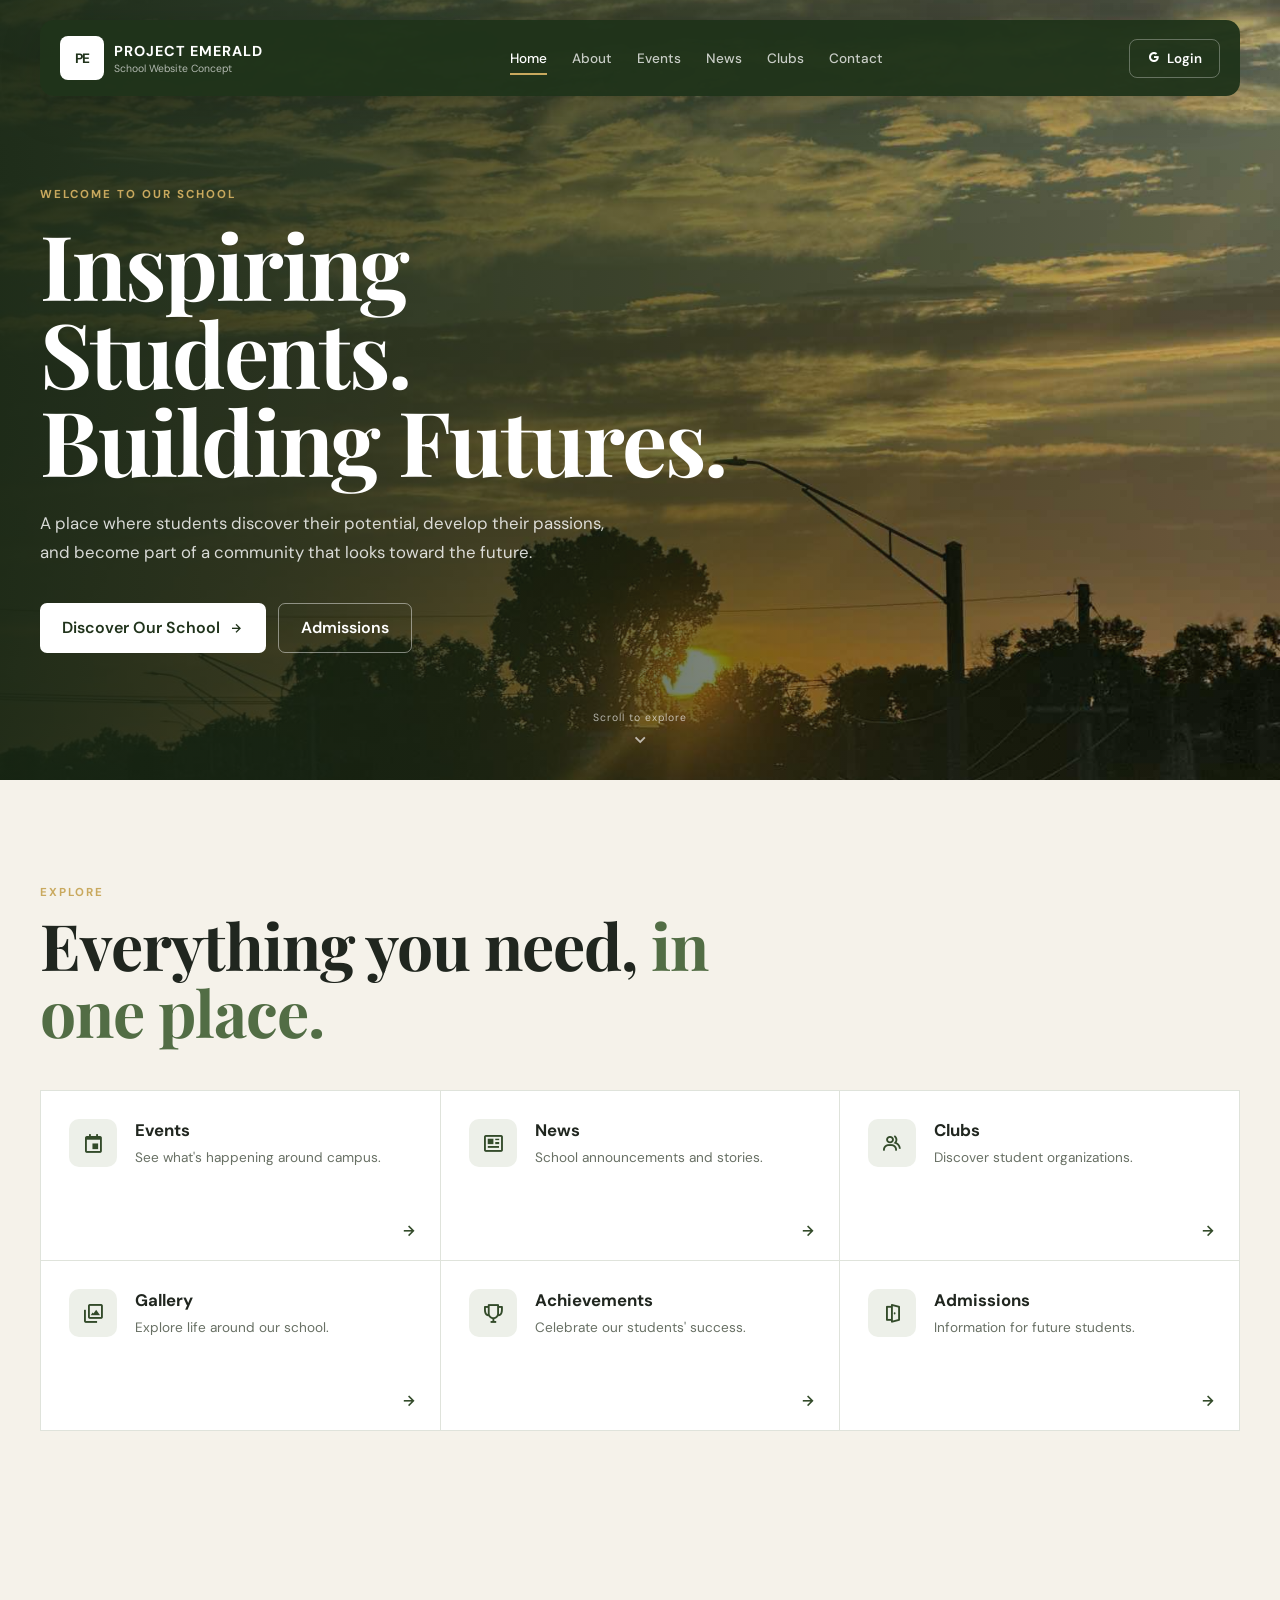
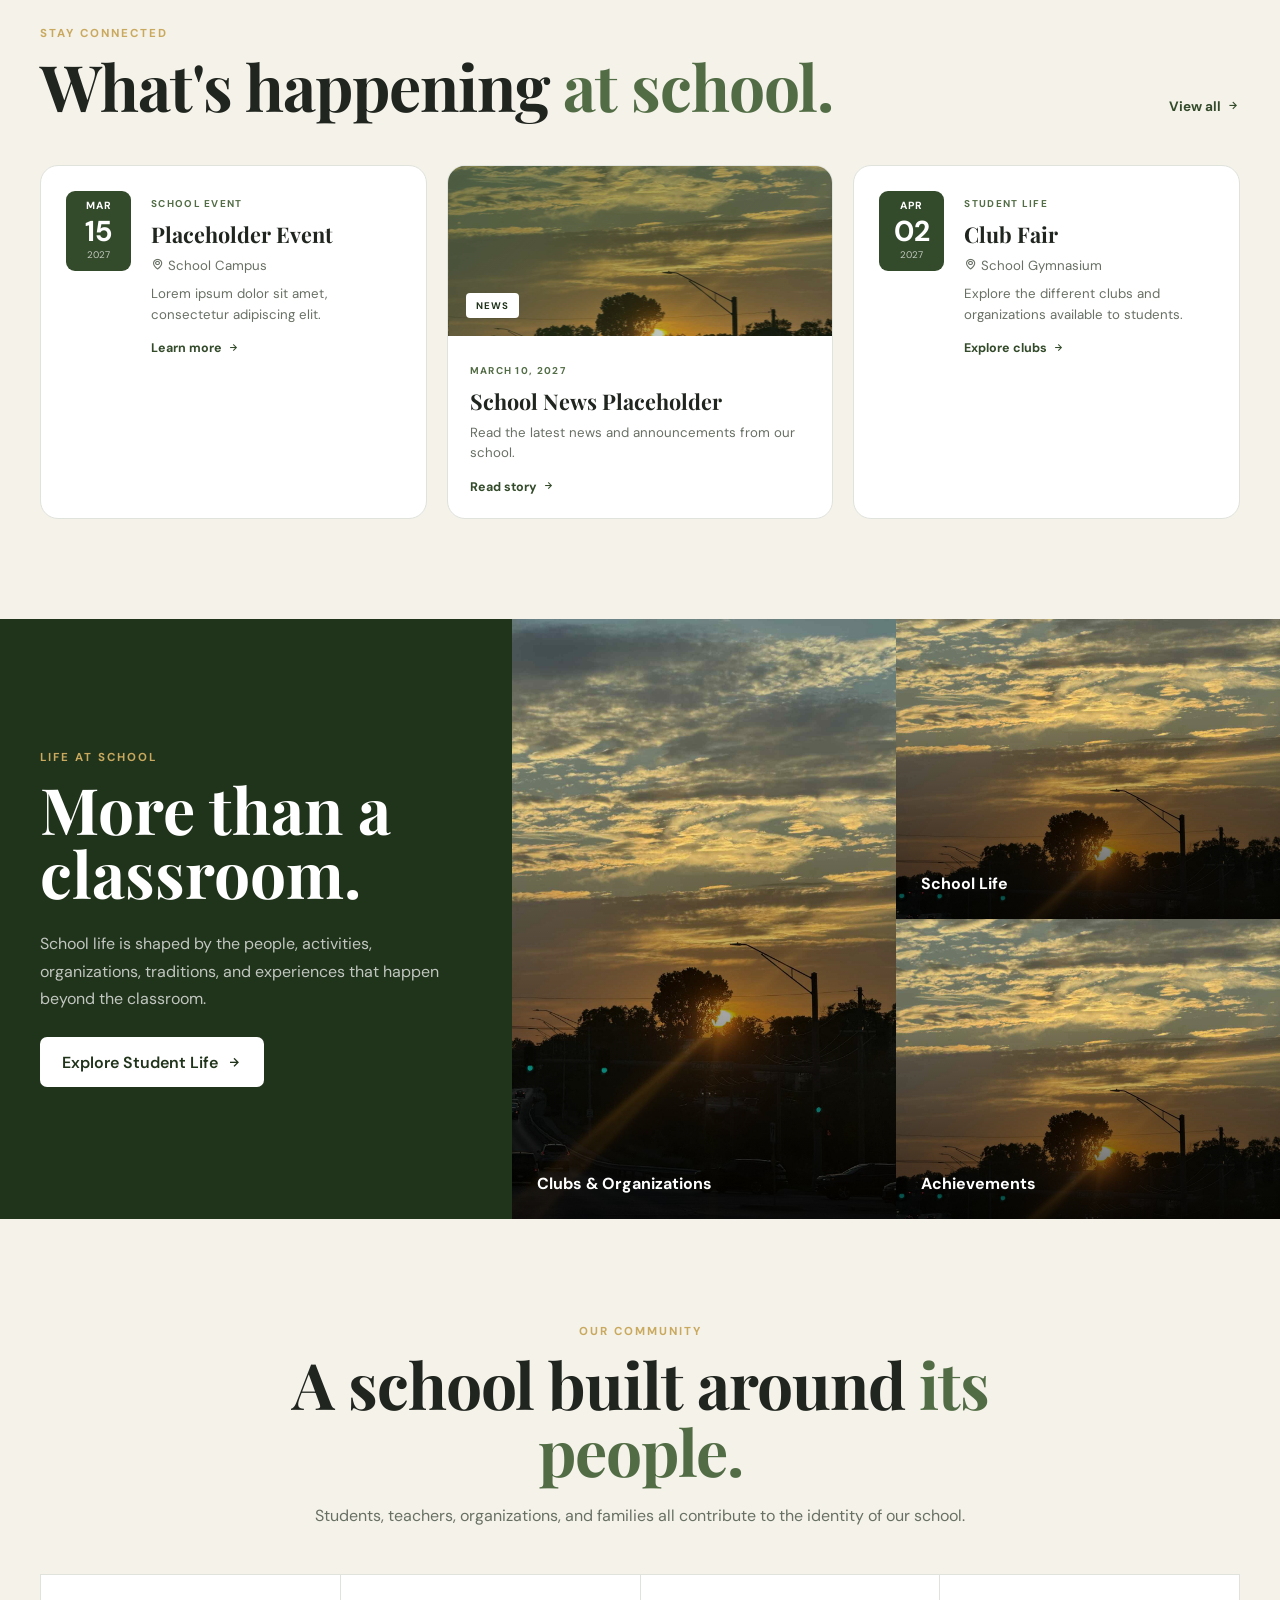
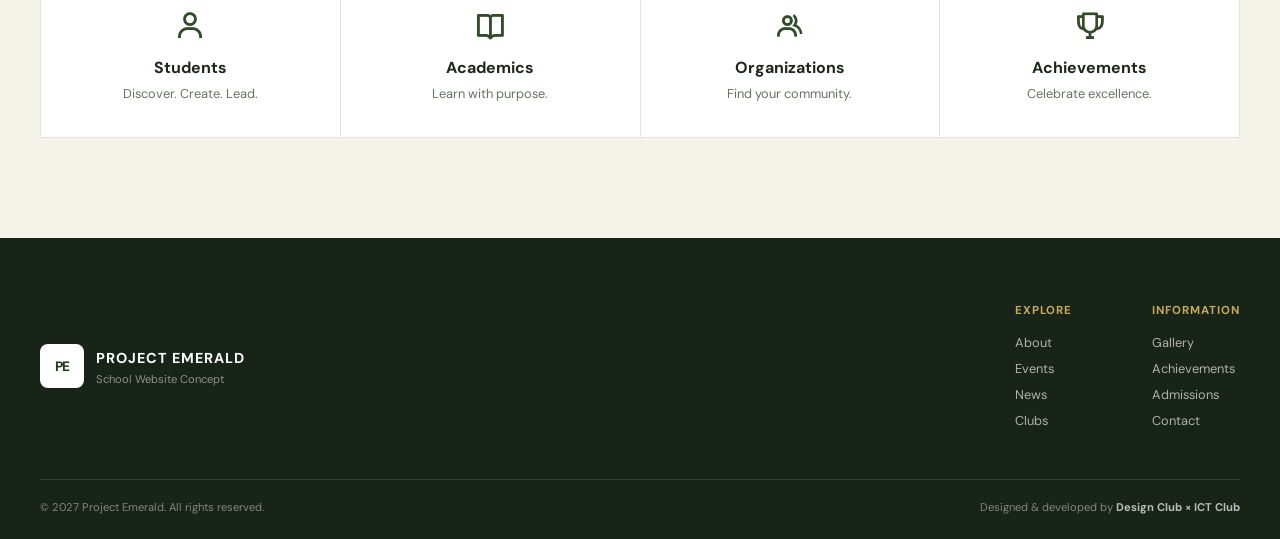
<file: index.html>
<!DOCTYPE html>
<html lang="en">
<head>
    <meta charset="UTF-8">
    <meta name="viewport" content="width=device-width, initial-scale=1.0">

    <title>Project Emerald | Home</title>

    <link rel="stylesheet" href="./CSS/home.css">

    <link
        href="https://unpkg.com/boxicons@2.1.4/css/boxicons.min.css"
        rel="stylesheet"
    >

    <link
        rel="shortcut icon"
        href=""
        type="image/x-icon"
    >
</head>

<body>

    <!-- =========================
         HEADER
    ========================== -->

    <header class="site-header">

        <a href="./index.html" class="brand">
            <div class="brand-mark">PE</div>

            <div class="brand-text">
                <span class="brand-name">PROJECT EMERALD</span>
                <span class="brand-subtitle">School Website Concept</span>
            </div>
        </a>


        <nav class="navigation">

            <a href="./index.html" class="active">
                Home
            </a>

            <a href="./HTML/aboutus.html">
                About
            </a>

            <a href="./HTML/events.html">
                Events
            </a>

            <a href="./HTML/news.html">
                News
            </a>

            <a href="./HTML/clubs.html">
                Clubs
            </a>

            <a href="./HTML/contact.html">
                Contact
            </a>

        </nav>


        <!-- Google Login
             Authentication intentionally disabled for now -->

        <button id="login-button" class="login-button">
            <i class="bx bxl-google"></i>
            Login
        </button>

    </header>


    <!-- =========================
         MAIN
    ========================== -->

    <main>


        <!-- =========================
             HERO
        ========================== -->

        <section class="hero">

            <div class="hero-overlay"></div>

            <div class="hero-content">

                <p class="eyebrow">
                    WELCOME TO OUR SCHOOL
                </p>

                <h1>
                    Inspiring Students.
                    <br>
                    Building Futures.
                </h1>

                <p class="hero-description">
                    A place where students discover their potential,
                    develop their passions, and become part of a
                    community that looks toward the future.
                </p>

                <div class="hero-buttons">

                    <a href="./HTML/aboutus.html" class="primary-button">
                        Discover Our School
                        <i class="bx bx-right-arrow-alt"></i>
                    </a>

                    <a href="./HTML/admission.html" class="secondary-button">
                        Admissions
                    </a>

                </div>

            </div>

            <div class="hero-scroll">
                <span>Scroll to explore</span>
                <i class="bx bx-chevron-down"></i>
            </div>

        </section>


        <!-- =========================
             QUICK LINKS
        ========================== -->

        <section class="quick-links section">

            <div class="section-heading">

                <span class="section-label">
                    EXPLORE
                </span>

                <h2>
                    Everything you need,
                    <span>in one place.</span>
                </h2>

            </div>


            <div class="quick-grid">

                <a href="./HTML/events.html" class="quick-card">
                    <div class="quick-icon">
                        <i class="bx bx-calendar-event"></i>
                    </div>

                    <div>
                        <h3>Events</h3>
                        <p>
                            See what's happening around campus.
                        </p>
                    </div>

                    <i class="bx bx-right-arrow-alt arrow"></i>
                </a>


                <a href="./HTML/news.html" class="quick-card">
                    <div class="quick-icon">
                        <i class="bx bx-news"></i>
                    </div>

                    <div>
                        <h3>News</h3>
                        <p>
                            School announcements and stories.
                        </p>
                    </div>

                    <i class="bx bx-right-arrow-alt arrow"></i>
                </a>


                <a href="./HTML/clubs.html" class="quick-card">
                    <div class="quick-icon">
                        <i class="bx bx-group"></i>
                    </div>

                    <div>
                        <h3>Clubs</h3>
                        <p>
                            Discover student organizations.
                        </p>
                    </div>

                    <i class="bx bx-right-arrow-alt arrow"></i>
                </a>


                <a href="./HTML/gallery.html" class="quick-card">
                    <div class="quick-icon">
                        <i class="bx bx-images"></i>
                    </div>

                    <div>
                        <h3>Gallery</h3>
                        <p>
                            Explore life around our school.
                        </p>
                    </div>

                    <i class="bx bx-right-arrow-alt arrow"></i>
                </a>


                <a href="./HTML/achievements.html" class="quick-card">
                    <div class="quick-icon">
                        <i class="bx bx-trophy"></i>
                    </div>

                    <div>
                        <h3>Achievements</h3>
                        <p>
                            Celebrate our students' success.
                        </p>
                    </div>

                    <i class="bx bx-right-arrow-alt arrow"></i>
                </a>


                <a href="./HTML/admission.html" class="quick-card">
                    <div class="quick-icon">
                        <i class="bx bx-door-open"></i>
                    </div>

                    <div>
                        <h3>Admissions</h3>
                        <p>
                            Information for future students.
                        </p>
                    </div>

                    <i class="bx bx-right-arrow-alt arrow"></i>
                </a>

            </div>

        </section>


        <!-- =========================
             EVENTS + NEWS
        ========================== -->

        <section class="school-updates section">

            <div class="section-heading split-heading">

                <div>
                    <span class="section-label">
                        STAY CONNECTED
                    </span>

                    <h2>
                        What's happening
                        <span>at school.</span>
                    </h2>
                </div>

                <a href="./HTML/events.html" class="text-link">
                    View all
                    <i class="bx bx-right-arrow-alt"></i>
                </a>

            </div>


            <div class="updates-grid">


                <!-- EVENT -->

                <article class="event-card">

                    <div class="event-date">

                        <span class="event-month">
                            MAR
                        </span>

                        <strong>
                            15
                        </strong>

                        <span>
                            2027
                        </span>

                    </div>


                    <div class="event-information">

                        <span class="event-type">
                            SCHOOL EVENT
                        </span>

                        <h3>
                            Placeholder Event
                        </h3>

                        <p class="event-location">
                            <i class="bx bx-map"></i>
                            School Campus
                        </p>

                        <p>
                            Lorem ipsum dolor sit amet,
                            consectetur adipiscing elit.
                        </p>

                        <a href="./HTML/events.html" class="card-link">
                            Learn more
                            <i class="bx bx-right-arrow-alt"></i>
                        </a>

                    </div>

                </article>


                <!-- NEWS -->

                <article class="news-card">

                    <div class="news-image">
                        <span>
                            NEWS
                        </span>
                    </div>

                    <div class="news-information">

                        <span class="news-date">
                            MARCH 10, 2027
                        </span>

                        <h3>
                            School News Placeholder
                        </h3>

                        <p>
                            Read the latest news and
                            announcements from our school.
                        </p>

                        <a href="./HTML/news.html" class="card-link">
                            Read story
                            <i class="bx bx-right-arrow-alt"></i>
                        </a>

                    </div>

                </article>


                <!-- EVENT -->

                <article class="event-card">

                    <div class="event-date">

                        <span class="event-month">
                            APR
                        </span>

                        <strong>
                            02
                        </strong>

                        <span>
                            2027
                        </span>

                    </div>


                    <div class="event-information">

                        <span class="event-type">
                            STUDENT LIFE
                        </span>

                        <h3>
                            Club Fair
                        </h3>

                        <p class="event-location">
                            <i class="bx bx-map"></i>
                            School Gymnasium
                        </p>

                        <p>
                            Explore the different clubs and
                            organizations available to students.
                        </p>

                        <a href="./HTML/clubs.html" class="card-link">
                            Explore clubs
                            <i class="bx bx-right-arrow-alt"></i>
                        </a>

                    </div>

                </article>

            </div>

        </section>


        <!-- =========================
             LIFE AT SCHOOL
        ========================== -->

        <section class="life-section">

            <div class="life-content">

                <span class="section-label">
                    LIFE AT SCHOOL
                </span>

                <h2>
                    More than a classroom.
                </h2>

                <p>
                    School life is shaped by the people,
                    activities, organizations, traditions,
                    and experiences that happen beyond
                    the classroom.
                </p>

                <a href="./HTML/clubs.html" class="primary-button">
                    Explore Student Life
                    <i class="bx bx-right-arrow-alt"></i>
                </a>

            </div>


            <div class="life-grid">

                <a href="./HTML/clubs.html" class="life-image life-one">
                    <span>
                        Clubs & Organizations
                    </span>
                </a>

                <a href="./HTML/gallery.html" class="life-image life-two">
                    <span>
                        School Life
                    </span>
                </a>

                <a href="./HTML/achievements.html" class="life-image life-three">
                    <span>
                        Achievements
                    </span>
                </a>

            </div>

        </section>


        <!-- =========================
             COMMUNITY
        ========================== -->

        <section class="community section">

            <div class="section-heading">

                <span class="section-label">
                    OUR COMMUNITY
                </span>

                <h2>
                    A school built around
                    <span>its people.</span>
                </h2>

                <p>
                    Students, teachers, organizations,
                    and families all contribute to the
                    identity of our school.
                </p>

            </div>


            <div class="community-grid">

                <div class="community-item">
                    <i class="bx bx-user"></i>
                    <strong>Students</strong>
                    <span>Discover. Create. Lead.</span>
                </div>

                <div class="community-item">
                    <i class="bx bx-book-open"></i>
                    <strong>Academics</strong>
                    <span>Learn with purpose.</span>
                </div>

                <div class="community-item">
                    <i class="bx bx-group"></i>
                    <strong>Organizations</strong>
                    <span>Find your community.</span>
                </div>

                <div class="community-item">
                    <i class="bx bx-trophy"></i>
                    <strong>Achievements</strong>
                    <span>Celebrate excellence.</span>
                </div>

            </div>

        </section>

    </main>


    <!-- =========================
         FOOTER
    ========================== -->

    <footer>

        <div class="footer-main">

            <div class="footer-brand">

                <div class="brand-mark">
                    PE
                </div>

                <div>
                    <strong>
                        PROJECT EMERALD
                    </strong>

                    <p>
                        School Website Concept
                    </p>
                </div>

            </div>


            <div class="footer-links">

                <div>
                    <h4>Explore</h4>

                    <a href="./HTML/aboutus.html">About</a>
                    <a href="./HTML/events.html">Events</a>
                    <a href="./HTML/news.html">News</a>
                    <a href="./HTML/clubs.html">Clubs</a>
                </div>


                <div>
                    <h4>Information</h4>

                    <a href="./HTML/gallery.html">Gallery</a>
                    <a href="./HTML/achievements.html">Achievements</a>
                    <a href="./HTML/admission.html">Admissions</a>
                    <a href="./HTML/contact.html">Contact</a>
                </div>

            </div>

        </div>


        <div class="footer-bottom">

            <p>
                &copy; 2027 Project Emerald.
                All rights reserved.
            </p>

            <p>
                Designed & developed by
                <strong>Design Club × ICT Club</strong>
            </p>

        </div>

    </footer>

</body>
</html>
</file>
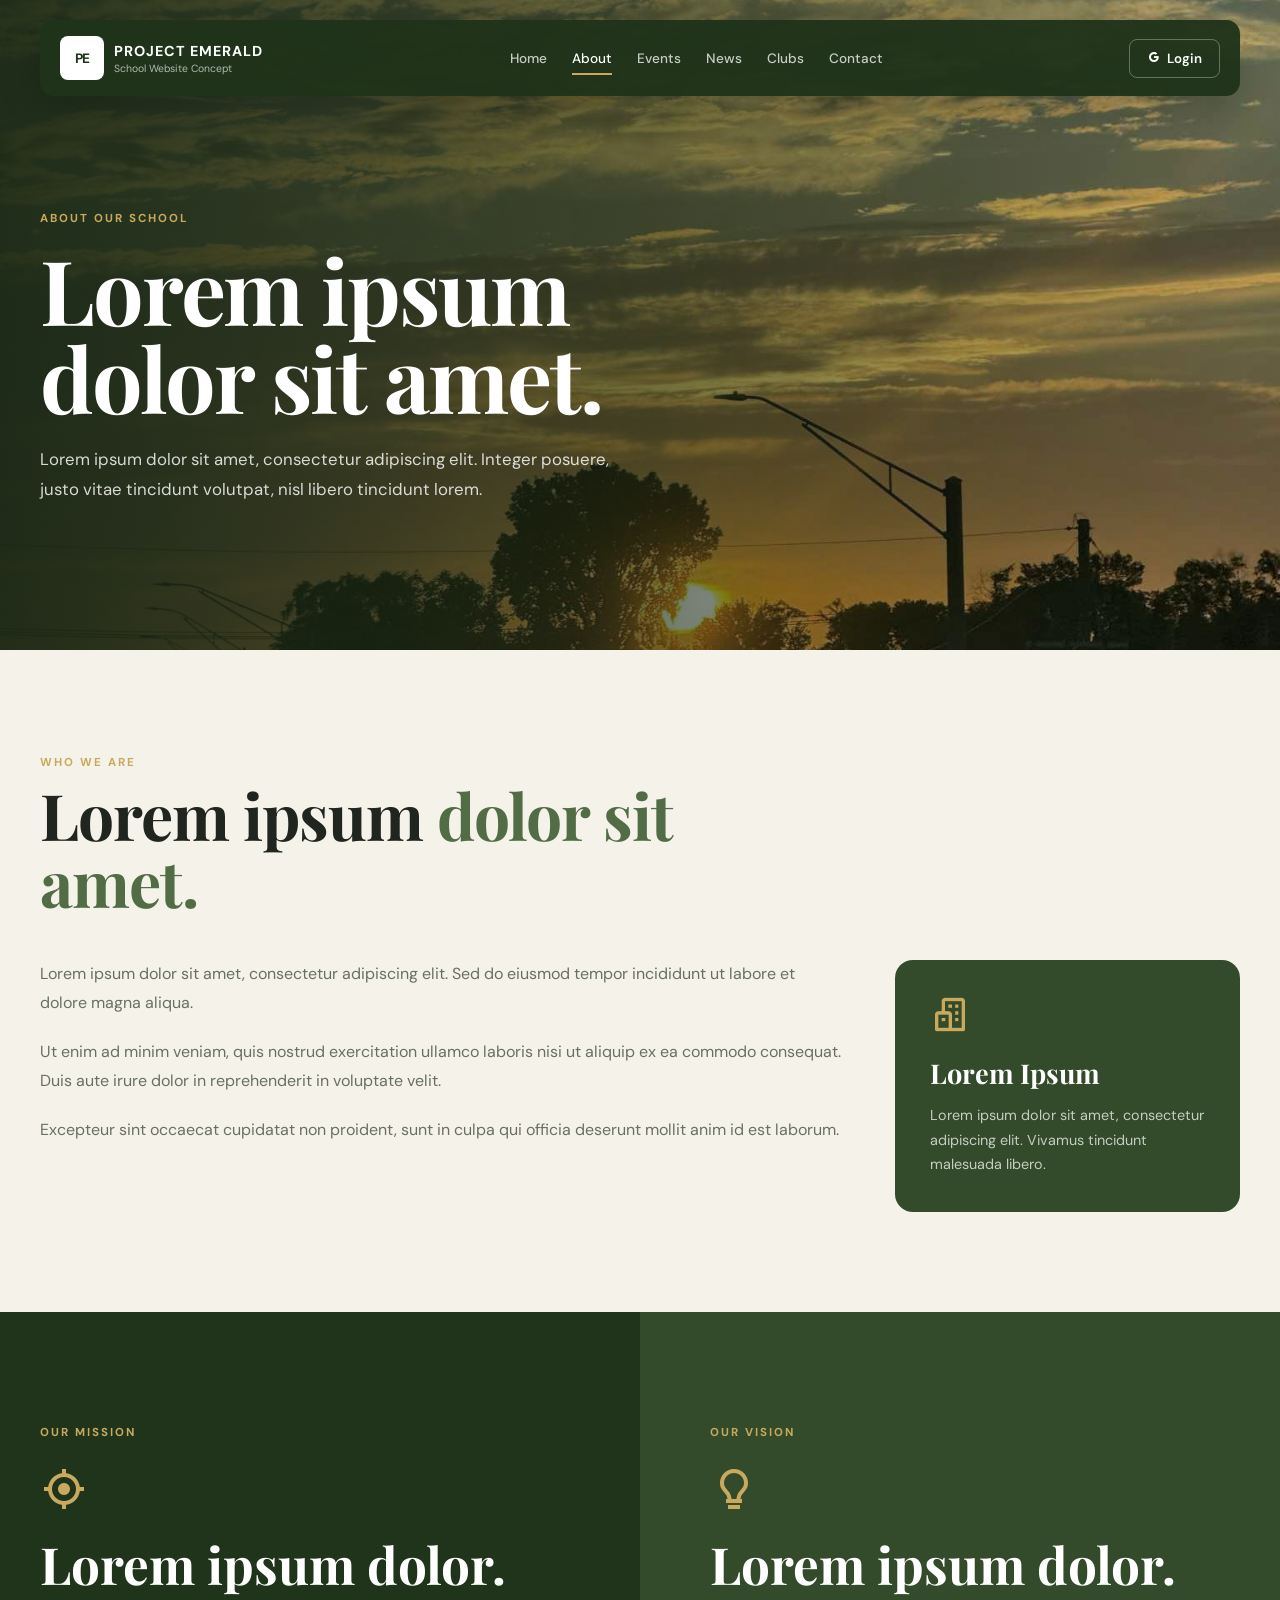
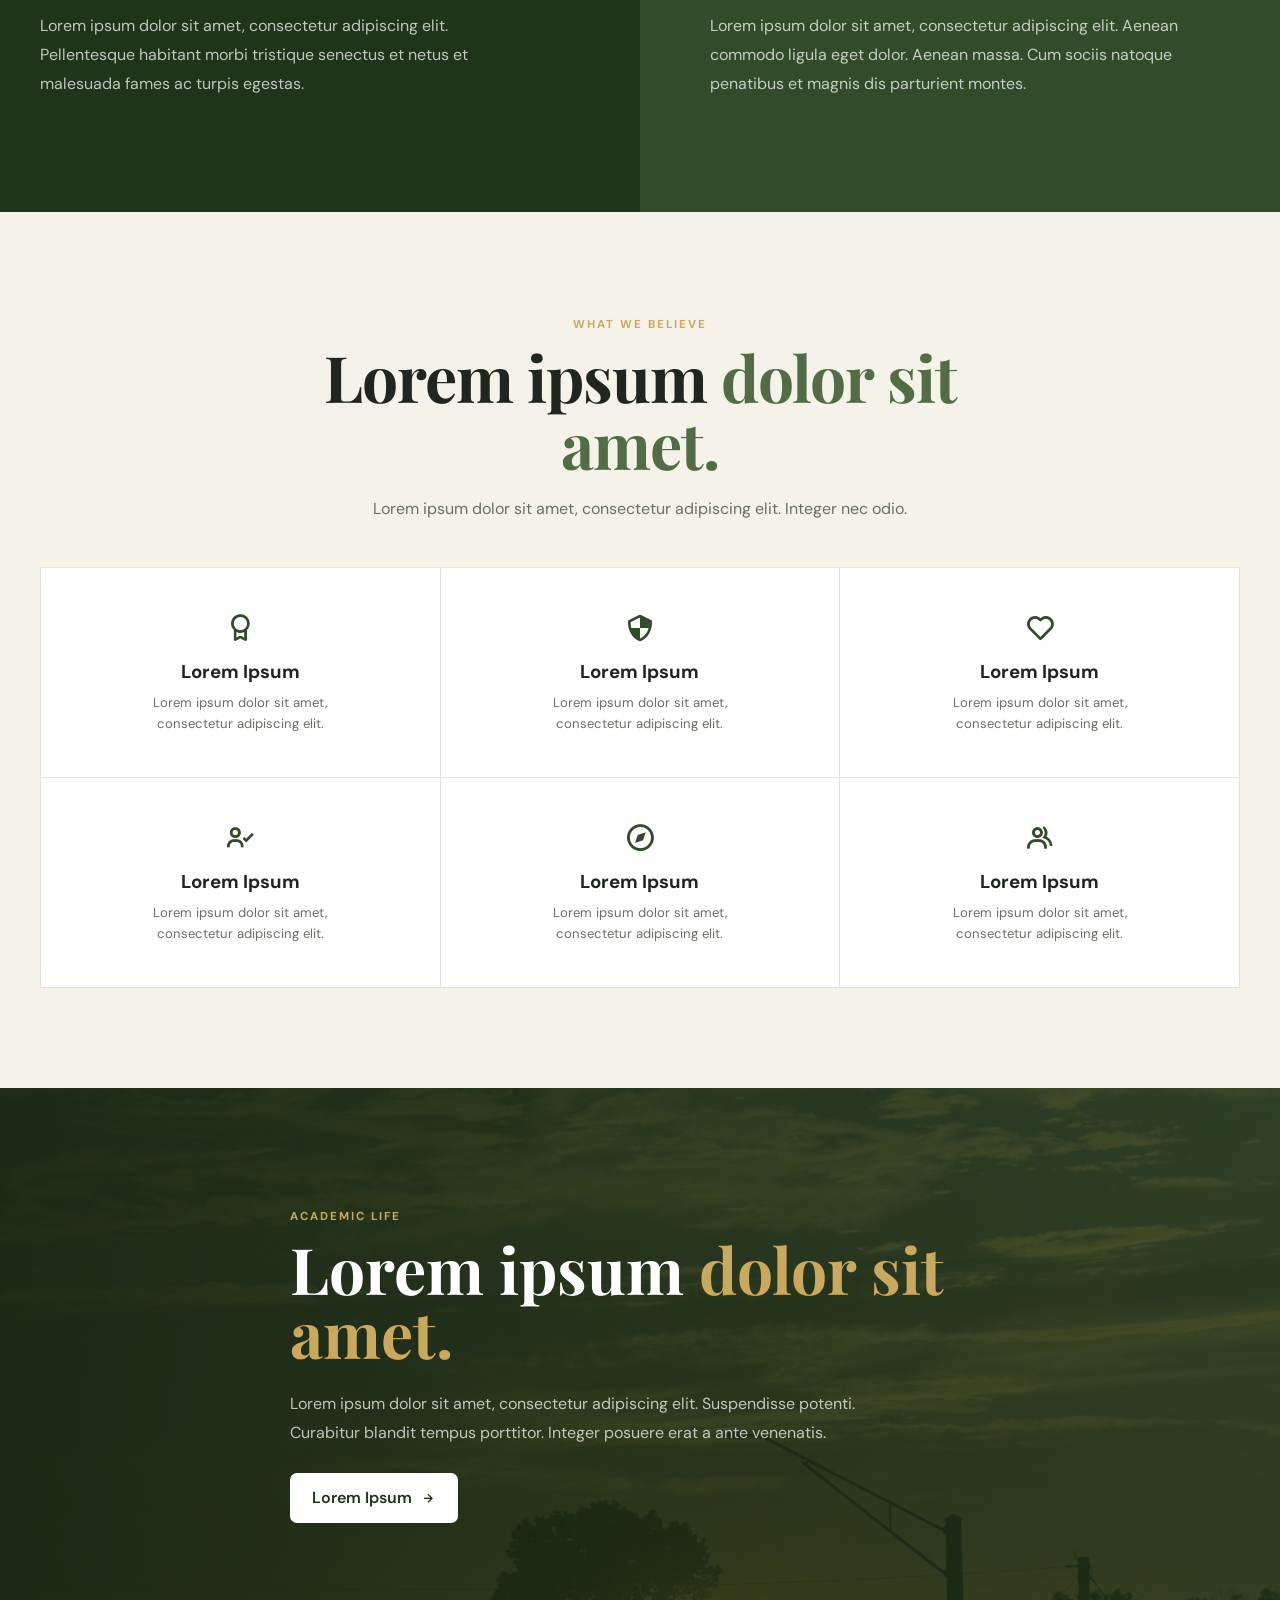
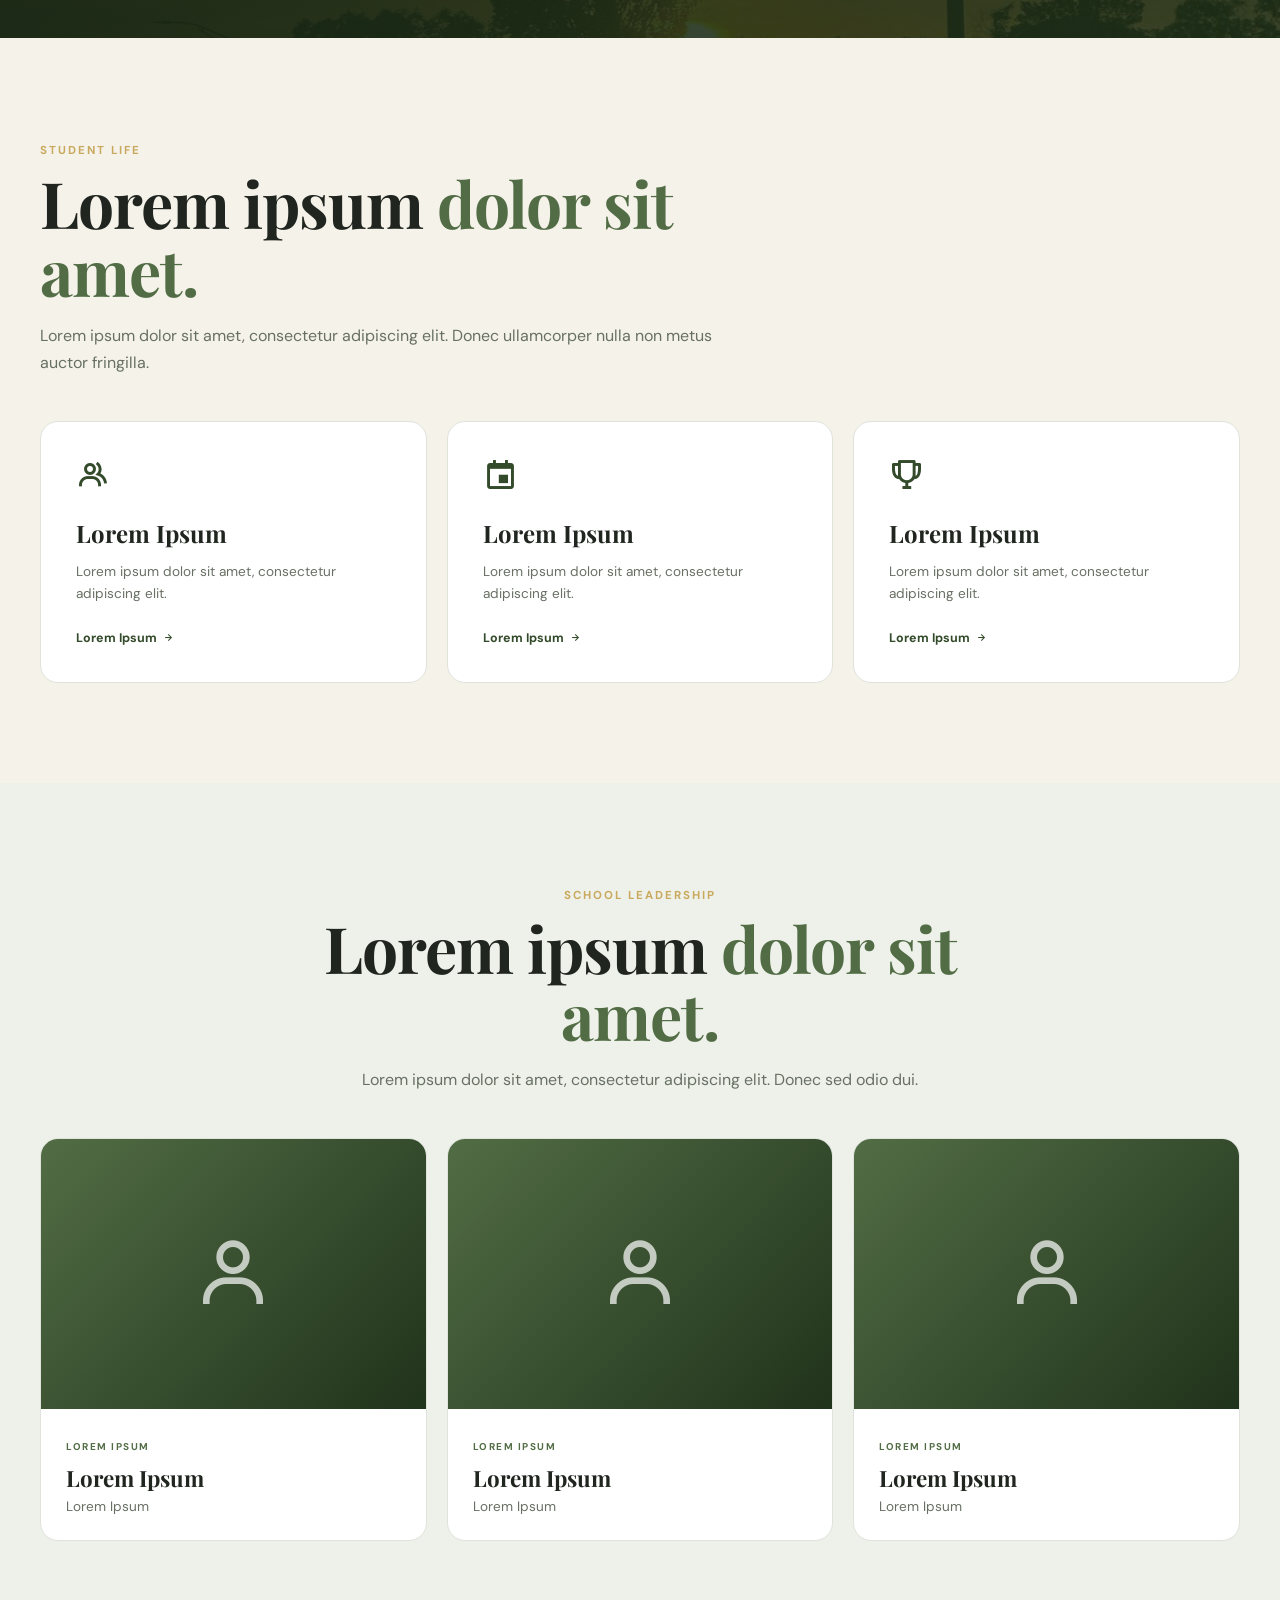
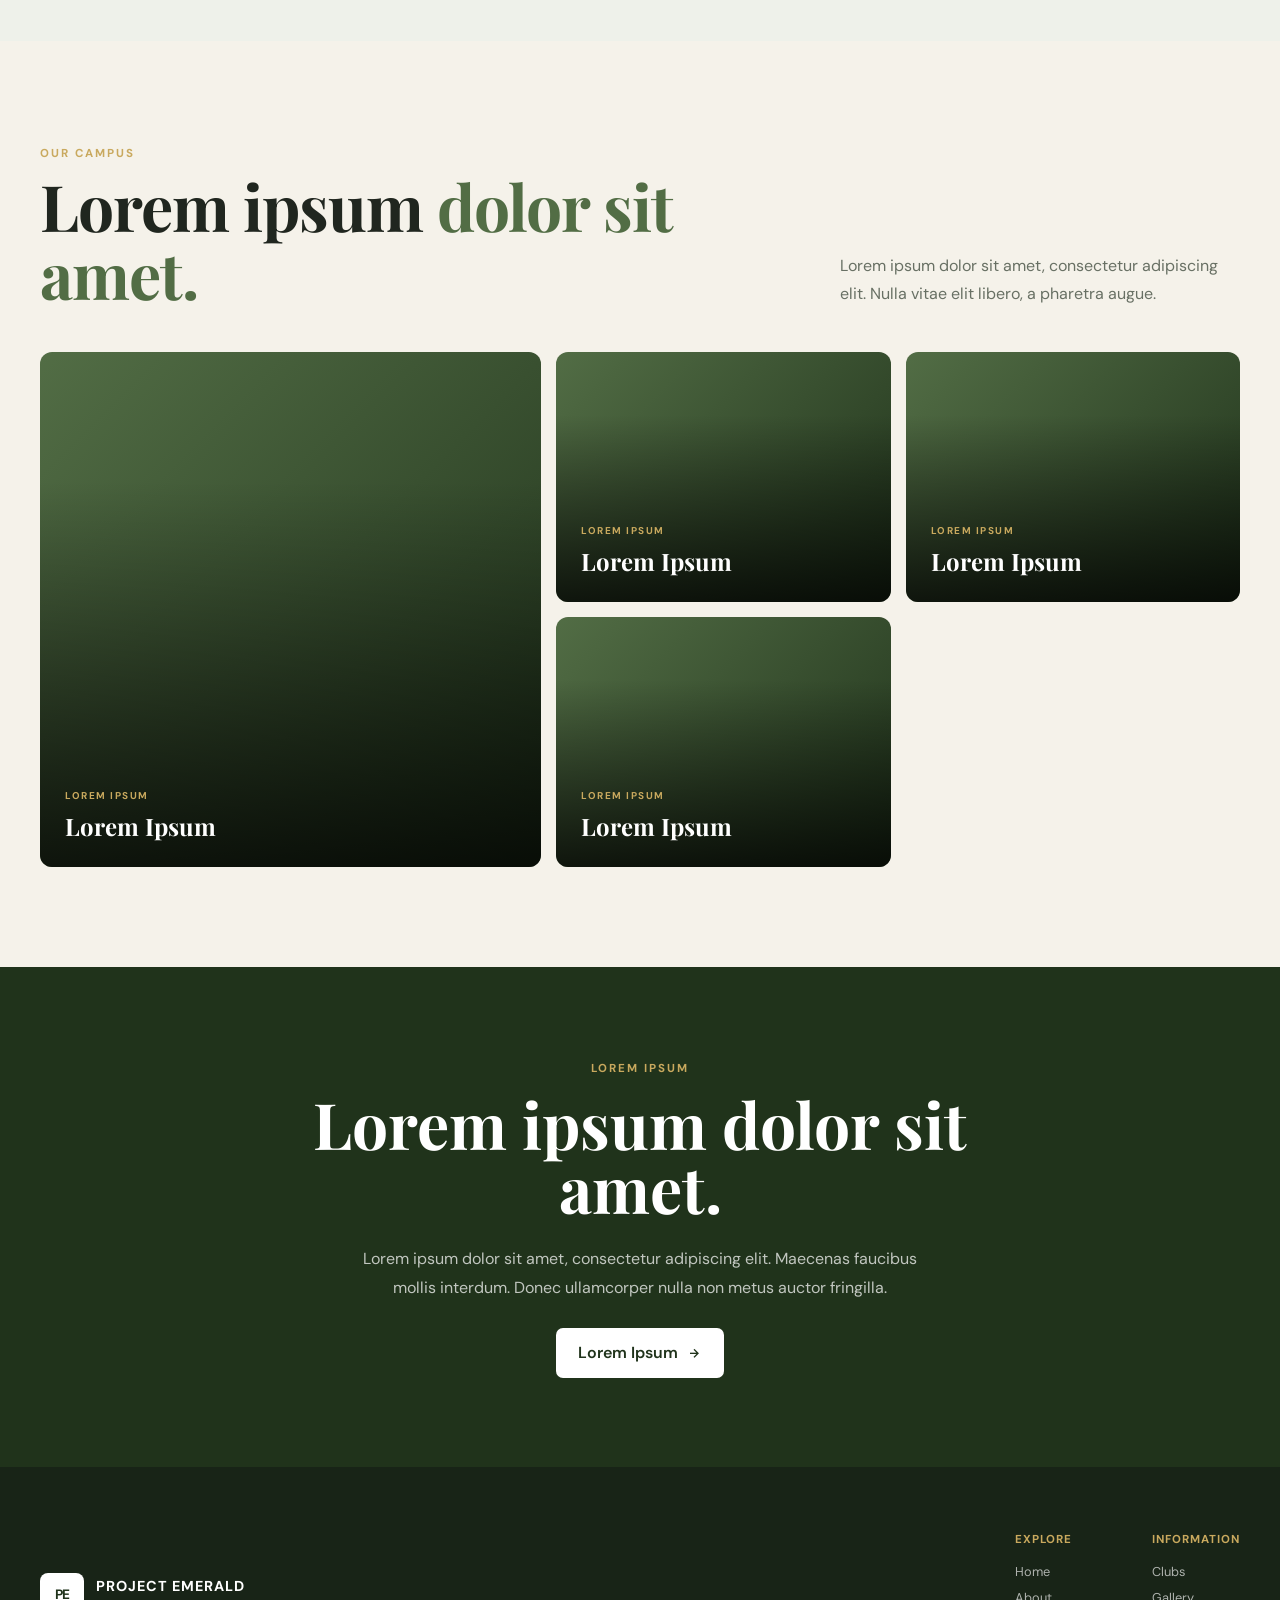
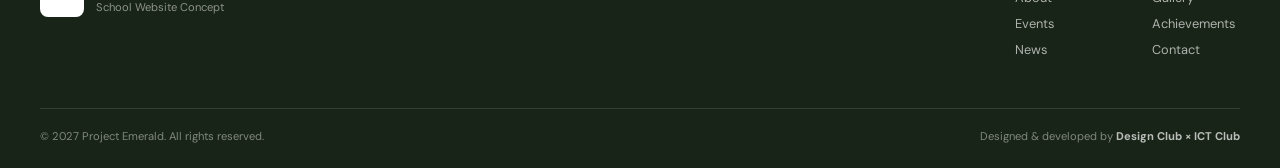
<file: HTML/aboutus.html>
<!DOCTYPE html>
<html lang="en">

<head>

    <meta charset="UTF-8">
    <meta name="viewport" content="width=device-width, initial-scale=1.0">

    <title>Project Emerald | About</title>

    <link rel="stylesheet" href="../CSS/aboutus.css">

    <link
        href="https://unpkg.com/boxicons@2.1.4/css/boxicons.min.css"
        rel="stylesheet"
    >

    <link
        rel="shortcut icon"
        href=""
        type="image/x-icon"
    >

</head>

<body>


    <!-- =========================
         HEADER
    ========================== -->

    <header class="site-header">

        <a href="../index.html" class="brand">

            <div class="brand-mark">
                PE
            </div>

            <div class="brand-text">

                <span class="brand-name">
                    PROJECT EMERALD
                </span>

                <span class="brand-subtitle">
                    School Website Concept
                </span>

            </div>

        </a>


        <nav class="navigation">

            <a href="../index.html">
                Home
            </a>

            <a href="./aboutus.html" class="active">
                About
            </a>

            <a href="./events.html">
                Events
            </a>

            <a href="./news.html">
                News
            </a>

            <a href="./clubs.html">
                Clubs
            </a>

            <a href="./contact.html">
                Contact
            </a>

        </nav>


        <button id="login-button" class="login-button">

            <i class="bx bxl-google"></i>

            Login

        </button>

    </header>



    <!-- =========================
         MAIN
    ========================== -->

    <main>


        <!-- =========================
             HERO
        ========================== -->

        <section class="about-hero">

            <div class="hero-overlay"></div>

            <div class="about-hero-content">

                <span class="eyebrow">
                    ABOUT OUR SCHOOL
                </span>

                <h1>
                    Lorem ipsum
                    <br>
                    dolor sit amet.
                </h1>

                <p>
                    Lorem ipsum dolor sit amet, consectetur
                    adipiscing elit. Integer posuere, justo
                    vitae tincidunt volutpat, nisl libero
                    tincidunt lorem.
                </p>

            </div>

        </section>



        <!-- =========================
             INTRODUCTION
        ========================== -->

        <section class="section introduction">

            <div class="section-heading">

                <span class="section-label">
                    WHO WE ARE
                </span>

                <h2>
                    Lorem ipsum
                    <span>dolor sit amet.</span>
                </h2>

            </div>


            <div class="intro-grid">

                <div class="intro-text">

                    <p>
                        Lorem ipsum dolor sit amet, consectetur
                        adipiscing elit. Sed do eiusmod tempor
                        incididunt ut labore et dolore magna aliqua.
                    </p>

                    <p>
                        Ut enim ad minim veniam, quis nostrud
                        exercitation ullamco laboris nisi ut aliquip
                        ex ea commodo consequat. Duis aute irure
                        dolor in reprehenderit in voluptate velit.
                    </p>

                    <p>
                        Excepteur sint occaecat cupidatat non
                        proident, sunt in culpa qui officia deserunt
                        mollit anim id est laborum.
                    </p>

                </div>


                <div class="intro-highlight">

                    <i class="bx bx-buildings"></i>

                    <h3>
                        Lorem Ipsum
                    </h3>

                    <p>
                        Lorem ipsum dolor sit amet, consectetur
                        adipiscing elit. Vivamus tincidunt
                        malesuada libero.
                    </p>

                </div>

            </div>

        </section>



        <!-- =========================
             MISSION & VISION
        ========================== -->

        <section class="mission-section">


            <div class="mission-card">

                <span class="section-label">
                    OUR MISSION
                </span>

                <i class="bx bx-target-lock"></i>

                <h2>
                    Lorem ipsum dolor.
                </h2>

                <p>
                    Lorem ipsum dolor sit amet, consectetur
                    adipiscing elit. Pellentesque habitant morbi
                    tristique senectus et netus et malesuada
                    fames ac turpis egestas.
                </p>

            </div>


            <div class="mission-card vision">

                <span class="section-label">
                    OUR VISION
                </span>

                <i class="bx bx-bulb"></i>

                <h2>
                    Lorem ipsum dolor.
                </h2>

                <p>
                    Lorem ipsum dolor sit amet, consectetur
                    adipiscing elit. Aenean commodo ligula eget
                    dolor. Aenean massa. Cum sociis natoque
                    penatibus et magnis dis parturient montes.
                </p>

            </div>


        </section>



        <!-- =========================
             CORE VALUES
        ========================== -->

        <section class="section values">

            <div class="section-heading centered">

                <span class="section-label">
                    WHAT WE BELIEVE
                </span>

                <h2>
                    Lorem ipsum
                    <span>dolor sit amet.</span>
                </h2>

                <p>
                    Lorem ipsum dolor sit amet, consectetur
                    adipiscing elit. Integer nec odio.
                </p>

            </div>


            <div class="values-grid">


                <div class="value-card">

                    <i class="bx bx-award"></i>

                    <h3>
                        Lorem Ipsum
                    </h3>

                    <p>
                        Lorem ipsum dolor sit amet,
                        consectetur adipiscing elit.
                    </p>

                </div>


                <div class="value-card">

                    <i class="bx bx-shield-quarter"></i>

                    <h3>
                        Lorem Ipsum
                    </h3>

                    <p>
                        Lorem ipsum dolor sit amet,
                        consectetur adipiscing elit.
                    </p>

                </div>


                <div class="value-card">

                    <i class="bx bx-heart"></i>

                    <h3>
                        Lorem Ipsum
                    </h3>

                    <p>
                        Lorem ipsum dolor sit amet,
                        consectetur adipiscing elit.
                    </p>

                </div>


                <div class="value-card">

                    <i class="bx bx-user-check"></i>

                    <h3>
                        Lorem Ipsum
                    </h3>

                    <p>
                        Lorem ipsum dolor sit amet,
                        consectetur adipiscing elit.
                    </p>

                </div>


                <div class="value-card">

                    <i class="bx bx-compass"></i>

                    <h3>
                        Lorem Ipsum
                    </h3>

                    <p>
                        Lorem ipsum dolor sit amet,
                        consectetur adipiscing elit.
                    </p>

                </div>


                <div class="value-card">

                    <i class="bx bx-group"></i>

                    <h3>
                        Lorem Ipsum
                    </h3>

                    <p>
                        Lorem ipsum dolor sit amet,
                        consectetur adipiscing elit.
                    </p>

                </div>


            </div>

        </section>



        <!-- =========================
             ACADEMIC LIFE
        ========================== -->

        <section class="dark-section">

            <div class="dark-section-content">

                <span class="section-label">
                    ACADEMIC LIFE
                </span>

                <h2>
                    Lorem ipsum
                    <span>dolor sit amet.</span>
                </h2>

                <p>
                    Lorem ipsum dolor sit amet, consectetur
                    adipiscing elit. Suspendisse potenti.
                    Curabitur blandit tempus porttitor.
                    Integer posuere erat a ante venenatis.
                </p>

                <a href="./clubs.html" class="primary-button">

                    Lorem Ipsum

                    <i class="bx bx-right-arrow-alt"></i>

                </a>

            </div>

        </section>



        <!-- =========================
             STUDENT LIFE
        ========================== -->

        <section class="section student-life">

            <div class="section-heading">

                <span class="section-label">
                    STUDENT LIFE
                </span>

                <h2>
                    Lorem ipsum
                    <span>dolor sit amet.</span>
                </h2>

                <p>
                    Lorem ipsum dolor sit amet, consectetur
                    adipiscing elit. Donec ullamcorper nulla
                    non metus auctor fringilla.
                </p>

            </div>


            <div class="student-grid">


                <a href="./clubs.html" class="student-card">

                    <i class="bx bx-group"></i>

                    <h3>
                        Lorem Ipsum
                    </h3>

                    <p>
                        Lorem ipsum dolor sit amet,
                        consectetur adipiscing elit.
                    </p>

                    <span>
                        Lorem Ipsum
                        <i class="bx bx-right-arrow-alt"></i>
                    </span>

                </a>


                <a href="./events.html" class="student-card">

                    <i class="bx bx-calendar-event"></i>

                    <h3>
                        Lorem Ipsum
                    </h3>

                    <p>
                        Lorem ipsum dolor sit amet,
                        consectetur adipiscing elit.
                    </p>

                    <span>
                        Lorem Ipsum
                        <i class="bx bx-right-arrow-alt"></i>
                    </span>

                </a>


                <a href="./achievements.html" class="student-card">

                    <i class="bx bx-trophy"></i>

                    <h3>
                        Lorem Ipsum
                    </h3>

                    <p>
                        Lorem ipsum dolor sit amet,
                        consectetur adipiscing elit.
                    </p>

                    <span>
                        Lorem Ipsum
                        <i class="bx bx-right-arrow-alt"></i>
                    </span>

                </a>


            </div>

        </section>



        <!-- =========================
             LEADERSHIP
        ========================== -->

        <section class="leadership">

            <div class="section-heading centered">

                <span class="section-label">
                    SCHOOL LEADERSHIP
                </span>

                <h2>
                    Lorem ipsum
                    <span>dolor sit amet.</span>
                </h2>

                <p>
                    Lorem ipsum dolor sit amet, consectetur
                    adipiscing elit. Donec sed odio dui.
                </p>

            </div>


            <div class="leadership-grid">


                <div class="leader-card">

                    <div class="leader-image">
                        <i class="bx bx-user"></i>
                    </div>

                    <div class="leader-info">

                        <span>
                            LOREM IPSUM
                        </span>

                        <h3>
                            Lorem Ipsum
                        </h3>

                        <p>
                            Lorem Ipsum
                        </p>

                    </div>

                </div>


                <div class="leader-card">

                    <div class="leader-image">
                        <i class="bx bx-user"></i>
                    </div>

                    <div class="leader-info">

                        <span>
                            LOREM IPSUM
                        </span>

                        <h3>
                            Lorem Ipsum
                        </h3>

                        <p>
                            Lorem Ipsum
                        </p>

                    </div>

                </div>


                <div class="leader-card">

                    <div class="leader-image">
                        <i class="bx bx-user"></i>
                    </div>

                    <div class="leader-info">

                        <span>
                            LOREM IPSUM
                        </span>

                        <h3>
                            Lorem Ipsum
                        </h3>

                        <p>
                            Lorem Ipsum
                        </p>

                    </div>

                </div>


            </div>

        </section>



        <!-- =========================
             FACILITIES
        ========================== -->

        <section class="section facilities">

            <div class="section-heading split-heading">

                <div>

                    <span class="section-label">
                        OUR CAMPUS
                    </span>

                    <h2>
                        Lorem ipsum
                        <span>dolor sit amet.</span>
                    </h2>

                </div>

                <p>
                    Lorem ipsum dolor sit amet, consectetur
                    adipiscing elit. Nulla vitae elit libero,
                    a pharetra augue.
                </p>

            </div>


            <div class="facility-grid">


                <div class="facility facility-large">

                    <div class="facility-overlay"></div>

                    <div>

                        <span>
                            LOREM IPSUM
                        </span>

                        <h3>
                            Lorem Ipsum
                        </h3>

                    </div>

                </div>


                <div class="facility">

                    <div class="facility-overlay"></div>

                    <div>

                        <span>
                            LOREM IPSUM
                        </span>

                        <h3>
                            Lorem Ipsum
                        </h3>

                    </div>

                </div>


                <div class="facility">

                    <div class="facility-overlay"></div>

                    <div>

                        <span>
                            LOREM IPSUM
                        </span>

                        <h3>
                            Lorem Ipsum
                        </h3>

                    </div>

                </div>


                <div class="facility">

                    <div class="facility-overlay"></div>

                    <div>

                        <span>
                            LOREM IPSUM
                        </span>

                        <h3>
                            Lorem Ipsum
                        </h3>

                    </div>

                </div>


            </div>

        </section>



        <!-- =========================
             CLOSING
        ========================== -->

        <section class="about-closing">

            <div>

                <span class="section-label">
                    LOREM IPSUM
                </span>

                <h2>
                    Lorem ipsum dolor
                    sit amet.
                </h2>

                <p>
                    Lorem ipsum dolor sit amet, consectetur
                    adipiscing elit. Maecenas faucibus mollis
                    interdum. Donec ullamcorper nulla non metus
                    auctor fringilla.
                </p>

                <a href="./contact.html" class="primary-button">

                    Lorem Ipsum

                    <i class="bx bx-right-arrow-alt"></i>

                </a>

            </div>

        </section>


    </main>



    <!-- =========================
         FOOTER
    ========================== -->

    <footer>

        <div class="footer-main">

            <div class="footer-brand">

                <div class="brand-mark">
                    PE
                </div>

                <div>

                    <strong>
                        PROJECT EMERALD
                    </strong>

                    <p>
                        School Website Concept
                    </p>

                </div>

            </div>


            <div class="footer-links">

                <div>

                    <h4>
                        Explore
                    </h4>

                    <a href="../index.html">
                        Home
                    </a>

                    <a href="./aboutus.html">
                        About
                    </a>

                    <a href="./events.html">
                        Events
                    </a>

                    <a href="./news.html">
                        News
                    </a>

                </div>


                <div>

                    <h4>
                        Information
                    </h4>

                    <a href="./clubs.html">
                        Clubs
                    </a>

                    <a href="./gallery.html">
                        Gallery
                    </a>

                    <a href="./achievements.html">
                        Achievements
                    </a>

                    <a href="./contact.html">
                        Contact
                    </a>

                </div>

            </div>

        </div>


        <div class="footer-bottom">

            <p>
                &copy; 2027 Project Emerald.
                All rights reserved.
            </p>

            <p>
                Designed & developed by
                <strong>
                    Design Club × ICT Club
                </strong>
            </p>

        </div>

    </footer>


</body>
</html>
</file>
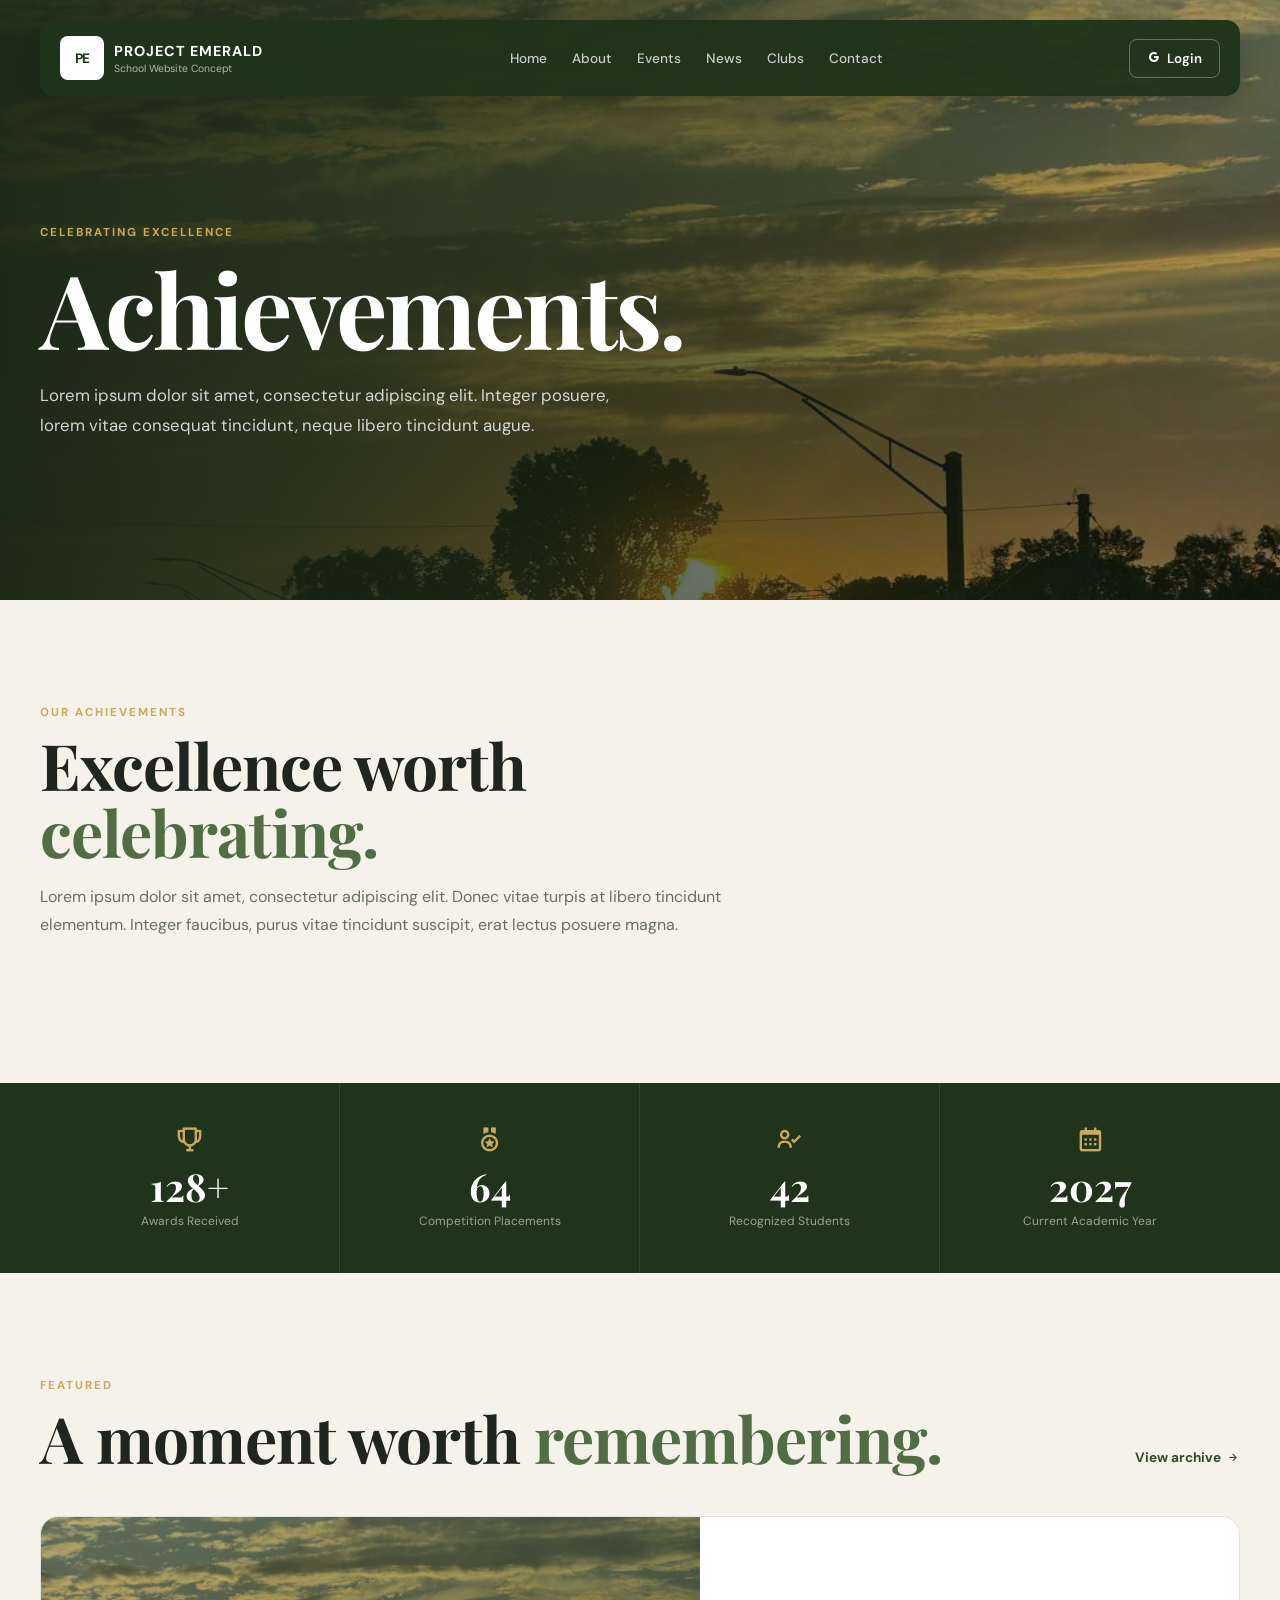
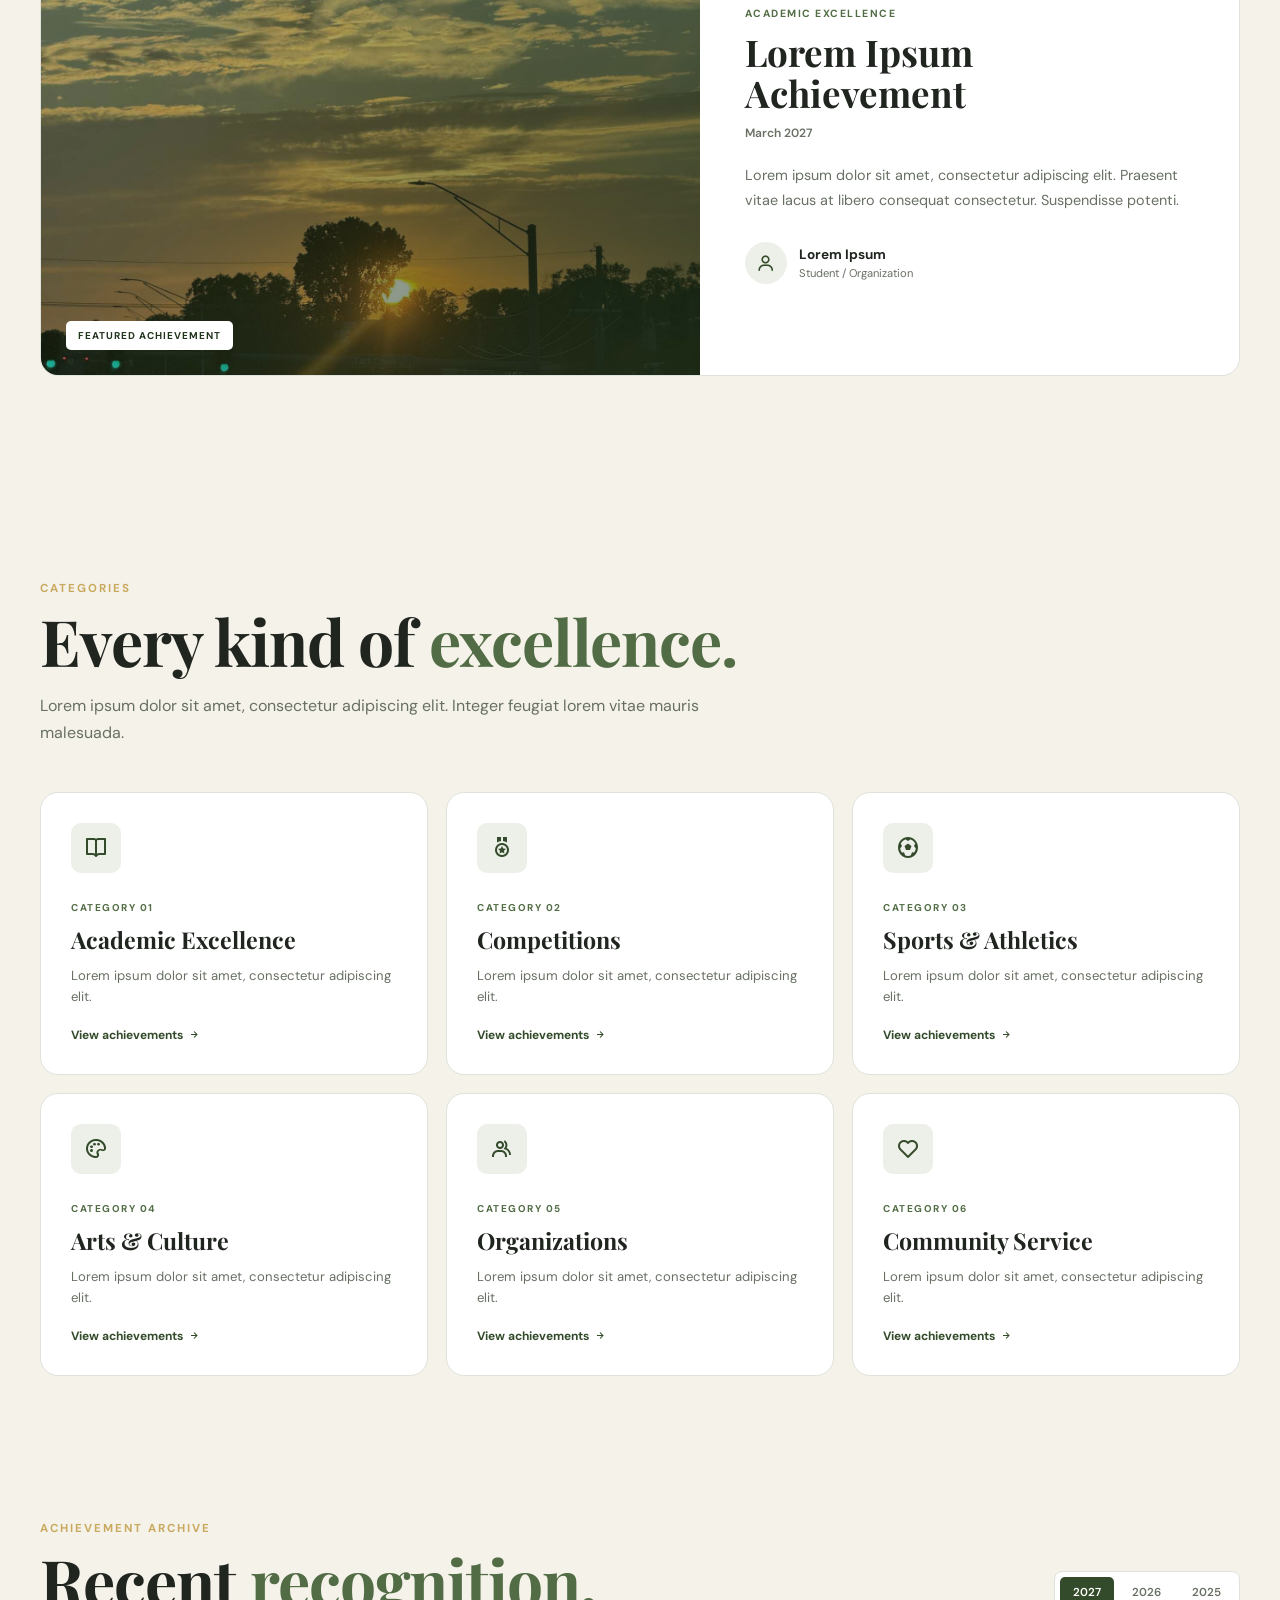
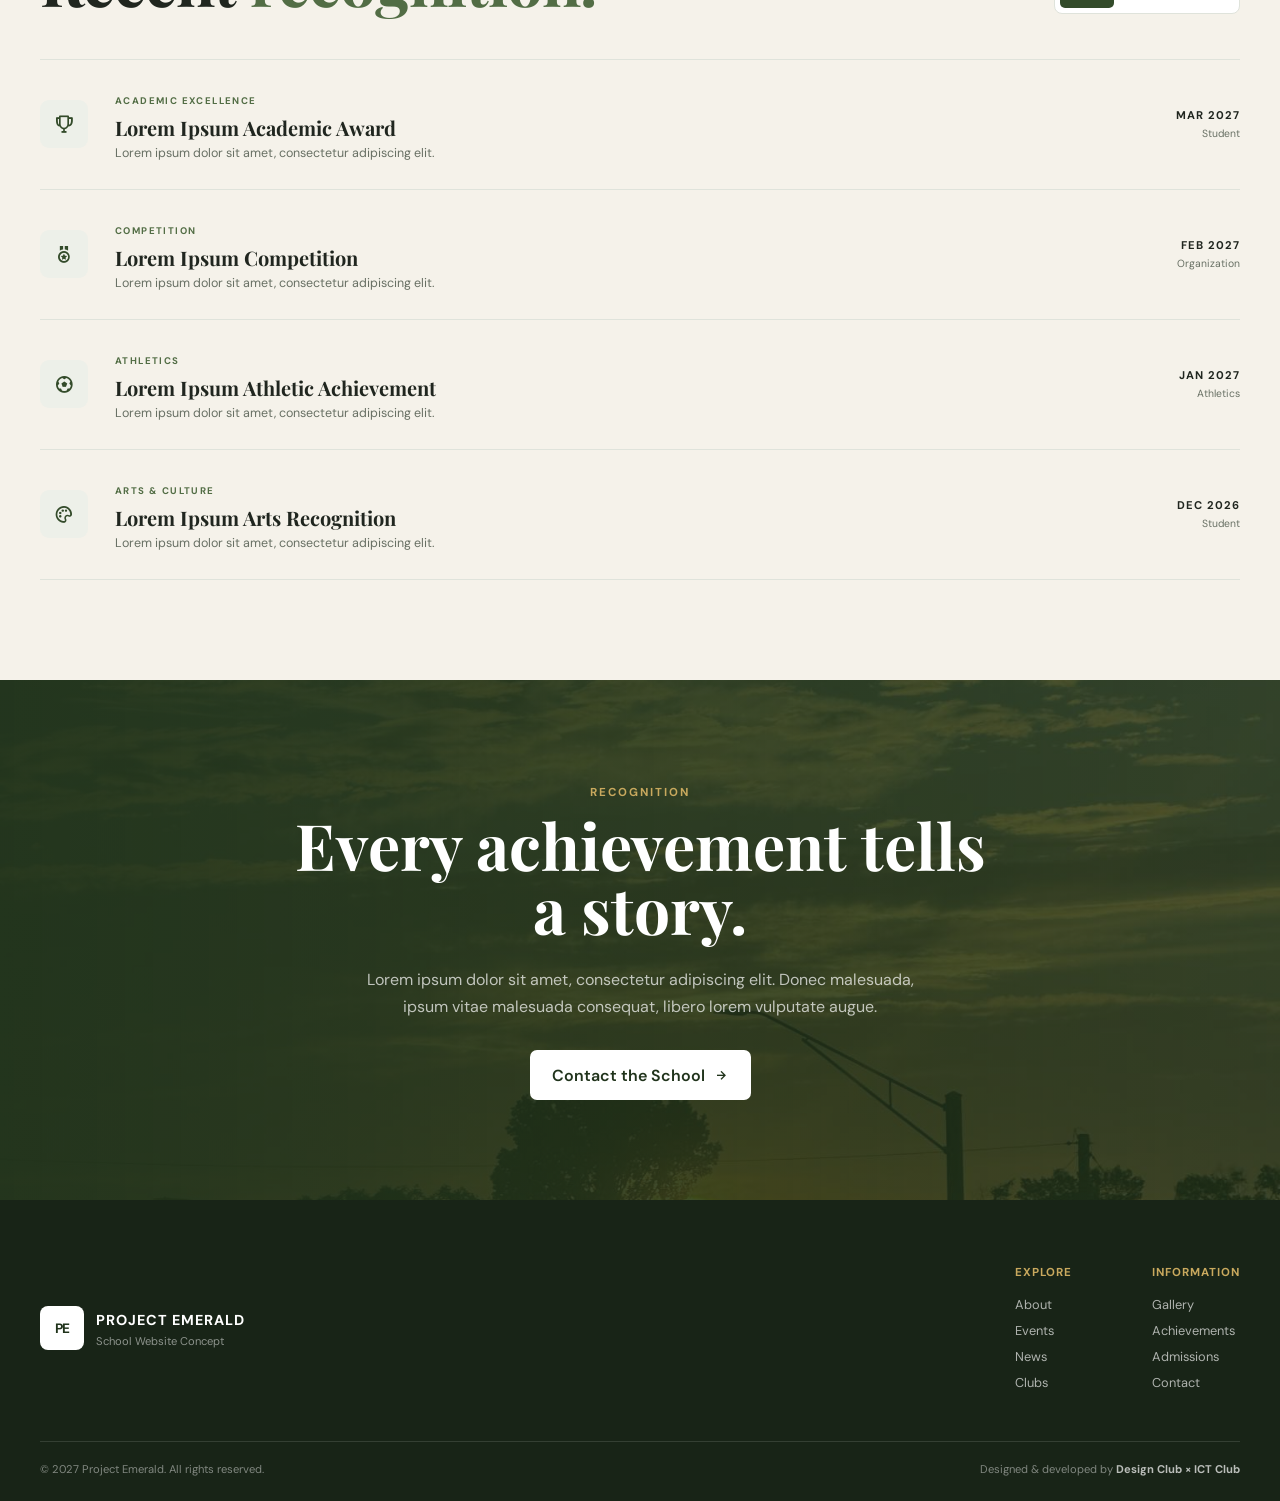
<file: HTML/achievements.html>
<!DOCTYPE html>
<html lang="en">
<head>
    <meta charset="UTF-8">
    <meta name="viewport" content="width=device-width, initial-scale=1.0">

    <title>Achievements | Project Emerald</title>

    <link rel="stylesheet" href="../CSS/achievements.css">

    <link
        href="https://unpkg.com/boxicons@2.1.4/css/boxicons.min.css"
        rel="stylesheet"
    >

    <link
        rel="shortcut icon"
        href=""
        type="image/x-icon"
    >
</head>

<body>

    <!-- =====================================================
         HEADER
    ====================================================== -->

    <header class="site-header">

        <a href="../index.html" class="brand">

            <div class="brand-mark">
                PE
            </div>

            <div class="brand-text">

                <span class="brand-name">
                    PROJECT EMERALD
                </span>

                <span class="brand-subtitle">
                    School Website Concept
                </span>

            </div>

        </a>


        <nav class="navigation">

            <a href="../index.html">
                Home
            </a>

            <a href="./aboutus.html">
                About
            </a>

            <a href="./events.html">
                Events
            </a>

            <a href="./news.html">
                News
            </a>

            <a href="./clubs.html">
                Clubs
            </a>

            <a href="./contact.html">
                Contact
            </a>

        </nav>


        <!-- Authentication intentionally disabled -->

        <button id="login-button" class="login-button">
            <i class="bx bxl-google"></i>
            Login
        </button>

    </header>


    <!-- =====================================================
         MAIN
    ====================================================== -->

    <main>


        <!-- =================================================
             HERO
        ================================================== -->

        <section class="achievement-hero">

            <div class="hero-overlay"></div>

            <div class="hero-content">

                <span class="eyebrow">
                    CELEBRATING EXCELLENCE
                </span>

                <h1>
                    Achievements.
                </h1>

                <p>
                    Lorem ipsum dolor sit amet, consectetur
                    adipiscing elit. Integer posuere, lorem
                    vitae consequat tincidunt, neque libero
                    tincidunt augue.
                </p>

            </div>

        </section>


        <!-- =================================================
             INTRO
        ================================================== -->

        <section class="section introduction">

            <div class="section-heading">

                <span class="section-label">
                    OUR ACHIEVEMENTS
                </span>

                <h2>
                    Excellence worth
                    <span>celebrating.</span>
                </h2>

                <p>
                    Lorem ipsum dolor sit amet, consectetur
                    adipiscing elit. Donec vitae turpis at
                    libero tincidunt elementum. Integer
                    faucibus, purus vitae tincidunt suscipit,
                    erat lectus posuere magna.
                </p>

            </div>

        </section>


        <!-- =================================================
             STATISTICS
        ================================================== -->

        <section class="achievement-statistics">

            <div class="statistics-grid">

                <div class="stat-item">

                    <i class="bx bx-trophy"></i>

                    <strong>
                        128+
                    </strong>

                    <span>
                        Awards Received
                    </span>

                </div>


                <div class="stat-item">

                    <i class="bx bx-medal"></i>

                    <strong>
                        64
                    </strong>

                    <span>
                        Competition Placements
                    </span>

                </div>


                <div class="stat-item">

                    <i class="bx bx-user-check"></i>

                    <strong>
                        42
                    </strong>

                    <span>
                        Recognized Students
                    </span>

                </div>


                <div class="stat-item">

                    <i class="bx bx-calendar"></i>

                    <strong>
                        2027
                    </strong>

                    <span>
                        Current Academic Year
                    </span>

                </div>

            </div>

        </section>


        <!-- =================================================
             FEATURED ACHIEVEMENT
        ================================================== -->

        <section class="section featured-section">

            <div class="section-heading split-heading">

                <div>

                    <span class="section-label">
                        FEATURED
                    </span>

                    <h2>
                        A moment worth
                        <span>remembering.</span>
                    </h2>

                </div>

                <a href="#archive" class="text-link">
                    View archive
                    <i class="bx bx-right-arrow-alt"></i>
                </a>

            </div>


            <article class="featured-achievement">

                <div class="featured-image">

                    <span class="featured-badge">
                        FEATURED ACHIEVEMENT
                    </span>

                </div>


                <div class="featured-content">

                    <span class="achievement-category">
                        ACADEMIC EXCELLENCE
                    </span>

                    <h3>
                        Lorem Ipsum Achievement
                    </h3>

                    <p class="achievement-date">
                        March 2027
                    </p>

                    <p class="achievement-description">
                        Lorem ipsum dolor sit amet,
                        consectetur adipiscing elit. Praesent
                        vitae lacus at libero consequat
                        consectetur. Suspendisse potenti.
                    </p>

                    <div class="achievement-recipient">

                        <i class="bx bx-user"></i>

                        <div>

                            <strong>
                                Lorem Ipsum
                            </strong>

                            <span>
                                Student / Organization
                            </span>

                        </div>

                    </div>

                </div>

            </article>

        </section>


        <!-- =================================================
             CATEGORIES
        ================================================== -->

        <section class="section categories-section">

            <div class="section-heading">

                <span class="section-label">
                    CATEGORIES
                </span>

                <h2>
                    Every kind of
                    <span>excellence.</span>
                </h2>

                <p>
                    Lorem ipsum dolor sit amet, consectetur
                    adipiscing elit. Integer feugiat lorem
                    vitae mauris malesuada.
                </p>

            </div>


            <div class="category-grid">


                <!-- ACADEMICS -->

                <article class="category-card">

                    <div class="category-icon">
                        <i class="bx bx-book-open"></i>
                    </div>

                    <span class="category-label">
                        CATEGORY 01
                    </span>

                    <h3>
                        Academic Excellence
                    </h3>

                    <p>
                        Lorem ipsum dolor sit amet,
                        consectetur adipiscing elit.
                    </p>

                    <a href="#academic" class="card-link">
                        View achievements
                        <i class="bx bx-right-arrow-alt"></i>
                    </a>

                </article>


                <!-- COMPETITIONS -->

                <article class="category-card">

                    <div class="category-icon">
                        <i class="bx bx-medal"></i>
                    </div>

                    <span class="category-label">
                        CATEGORY 02
                    </span>

                    <h3>
                        Competitions
                    </h3>

                    <p>
                        Lorem ipsum dolor sit amet,
                        consectetur adipiscing elit.
                    </p>

                    <a href="#competitions" class="card-link">
                        View achievements
                        <i class="bx bx-right-arrow-alt"></i>
                    </a>

                </article>


                <!-- SPORTS -->

                <article class="category-card">

                    <div class="category-icon">
                        <i class="bx bx-football"></i>
                    </div>

                    <span class="category-label">
                        CATEGORY 03
                    </span>

                    <h3>
                        Sports & Athletics
                    </h3>

                    <p>
                        Lorem ipsum dolor sit amet,
                        consectetur adipiscing elit.
                    </p>

                    <a href="#sports" class="card-link">
                        View achievements
                        <i class="bx bx-right-arrow-alt"></i>
                    </a>

                </article>


                <!-- ARTS -->

                <article class="category-card">

                    <div class="category-icon">
                        <i class="bx bx-palette"></i>
                    </div>

                    <span class="category-label">
                        CATEGORY 04
                    </span>

                    <h3>
                        Arts & Culture
                    </h3>

                    <p>
                        Lorem ipsum dolor sit amet,
                        consectetur adipiscing elit.
                    </p>

                    <a href="#arts" class="card-link">
                        View achievements
                        <i class="bx bx-right-arrow-alt"></i>
                    </a>

                </article>


                <!-- ORGANIZATIONS -->

                <article class="category-card">

                    <div class="category-icon">
                        <i class="bx bx-group"></i>
                    </div>

                    <span class="category-label">
                        CATEGORY 05
                    </span>

                    <h3>
                        Organizations
                    </h3>

                    <p>
                        Lorem ipsum dolor sit amet,
                        consectetur adipiscing elit.
                    </p>

                    <a href="#organizations" class="card-link">
                        View achievements
                        <i class="bx bx-right-arrow-alt"></i>
                    </a>

                </article>


                <!-- COMMUNITY -->

                <article class="category-card">

                    <div class="category-icon">
                        <i class="bx bx-heart"></i>
                    </div>

                    <span class="category-label">
                        CATEGORY 06
                    </span>

                    <h3>
                        Community Service
                    </h3>

                    <p>
                        Lorem ipsum dolor sit amet,
                        consectetur adipiscing elit.
                    </p>

                    <a href="#community" class="card-link">
                        View achievements
                        <i class="bx bx-right-arrow-alt"></i>
                    </a>

                </article>

            </div>

        </section>


        <!-- =================================================
             ACHIEVEMENT LIST
        ================================================== -->

        <section class="section archive-section" id="archive">

            <div class="section-heading split-heading">

                <div>

                    <span class="section-label">
                        ACHIEVEMENT ARCHIVE
                    </span>

                    <h2>
                        Recent
                        <span>recognition.</span>
                    </h2>

                </div>

                <div class="archive-filter">

                    <button class="filter-button active">
                        2027
                    </button>

                    <button class="filter-button">
                        2026
                    </button>

                    <button class="filter-button">
                        2025
                    </button>

                </div>

            </div>


            <div class="achievement-list">


                <!-- ITEM 1 -->

                <article class="achievement-item">

                    <div class="achievement-item-icon">
                        <i class="bx bx-trophy"></i>
                    </div>

                    <div class="achievement-item-content">

                        <span>
                            ACADEMIC EXCELLENCE
                        </span>

                        <h3>
                            Lorem Ipsum Academic Award
                        </h3>

                        <p>
                            Lorem ipsum dolor sit amet,
                            consectetur adipiscing elit.
                        </p>

                    </div>

                    <div class="achievement-item-meta">

                        <strong>
                            MAR 2027
                        </strong>

                        <small>
                            Student
                        </small>

                    </div>

                </article>


                <!-- ITEM 2 -->

                <article class="achievement-item">

                    <div class="achievement-item-icon">
                        <i class="bx bx-medal"></i>
                    </div>

                    <div class="achievement-item-content">

                        <span>
                            COMPETITION
                        </span>

                        <h3>
                            Lorem Ipsum Competition
                        </h3>

                        <p>
                            Lorem ipsum dolor sit amet,
                            consectetur adipiscing elit.
                        </p>

                    </div>

                    <div class="achievement-item-meta">

                        <strong>
                            FEB 2027
                        </strong>

                        <small>
                            Organization
                        </small>

                    </div>

                </article>


                <!-- ITEM 3 -->

                <article class="achievement-item">

                    <div class="achievement-item-icon">
                        <i class="bx bx-football"></i>
                    </div>

                    <div class="achievement-item-content">

                        <span>
                            ATHLETICS
                        </span>

                        <h3>
                            Lorem Ipsum Athletic Achievement
                        </h3>

                        <p>
                            Lorem ipsum dolor sit amet,
                            consectetur adipiscing elit.
                        </p>

                    </div>

                    <div class="achievement-item-meta">

                        <strong>
                            JAN 2027
                        </strong>

                        <small>
                            Athletics
                        </small>

                    </div>

                </article>


                <!-- ITEM 4 -->

                <article class="achievement-item">

                    <div class="achievement-item-icon">
                        <i class="bx bx-palette"></i>
                    </div>

                    <div class="achievement-item-content">

                        <span>
                            ARTS & CULTURE
                        </span>

                        <h3>
                            Lorem Ipsum Arts Recognition
                        </h3>

                        <p>
                            Lorem ipsum dolor sit amet,
                            consectetur adipiscing elit.
                        </p>

                    </div>

                    <div class="achievement-item-meta">

                        <strong>
                            DEC 2026
                        </strong>

                        <small>
                            Student
                        </small>

                    </div>

                </article>

            </div>

        </section>


        <!-- =================================================
             RECOGNITION MESSAGE
        ================================================== -->

        <section class="recognition-section">

            <div class="recognition-content">

                <span class="section-label">
                    RECOGNITION
                </span>

                <h2>
                    Every achievement
                    tells a story.
                </h2>

                <p>
                    Lorem ipsum dolor sit amet, consectetur
                    adipiscing elit. Donec malesuada, ipsum
                    vitae malesuada consequat, libero lorem
                    vulputate augue.
                </p>

                <a href="./contact.html" class="primary-button">
                    Contact the School
                    <i class="bx bx-right-arrow-alt"></i>
                </a>

            </div>

        </section>

    </main>


    <!-- =====================================================
         FOOTER
    ====================================================== -->

    <footer>

        <div class="footer-main">

            <div class="footer-brand">

                <div class="brand-mark">
                    PE
                </div>

                <div>

                    <strong>
                        PROJECT EMERALD
                    </strong>

                    <p>
                        School Website Concept
                    </p>

                </div>

            </div>


            <div class="footer-links">

                <div>

                    <h4>
                        Explore
                    </h4>

                    <a href="./aboutus.html">
                        About
                    </a>

                    <a href="./events.html">
                        Events
                    </a>

                    <a href="./news.html">
                        News
                    </a>

                    <a href="./clubs.html">
                        Clubs
                    </a>

                </div>


                <div>

                    <h4>
                        Information
                    </h4>

                    <a href="./gallery.html">
                        Gallery
                    </a>

                    <a href="./achievements.html">
                        Achievements
                    </a>

                    <a href="./admission.html">
                        Admissions
                    </a>

                    <a href="./contact.html">
                        Contact
                    </a>

                </div>

            </div>

        </div>


        <div class="footer-bottom">

            <p>
                &copy; 2027 Project Emerald.
                All rights reserved.
            </p>

            <p>
                Designed & developed by
                <strong>
                    Design Club × ICT Club
                </strong>
            </p>

        </div>

    </footer>

</body>
</html>
</file>
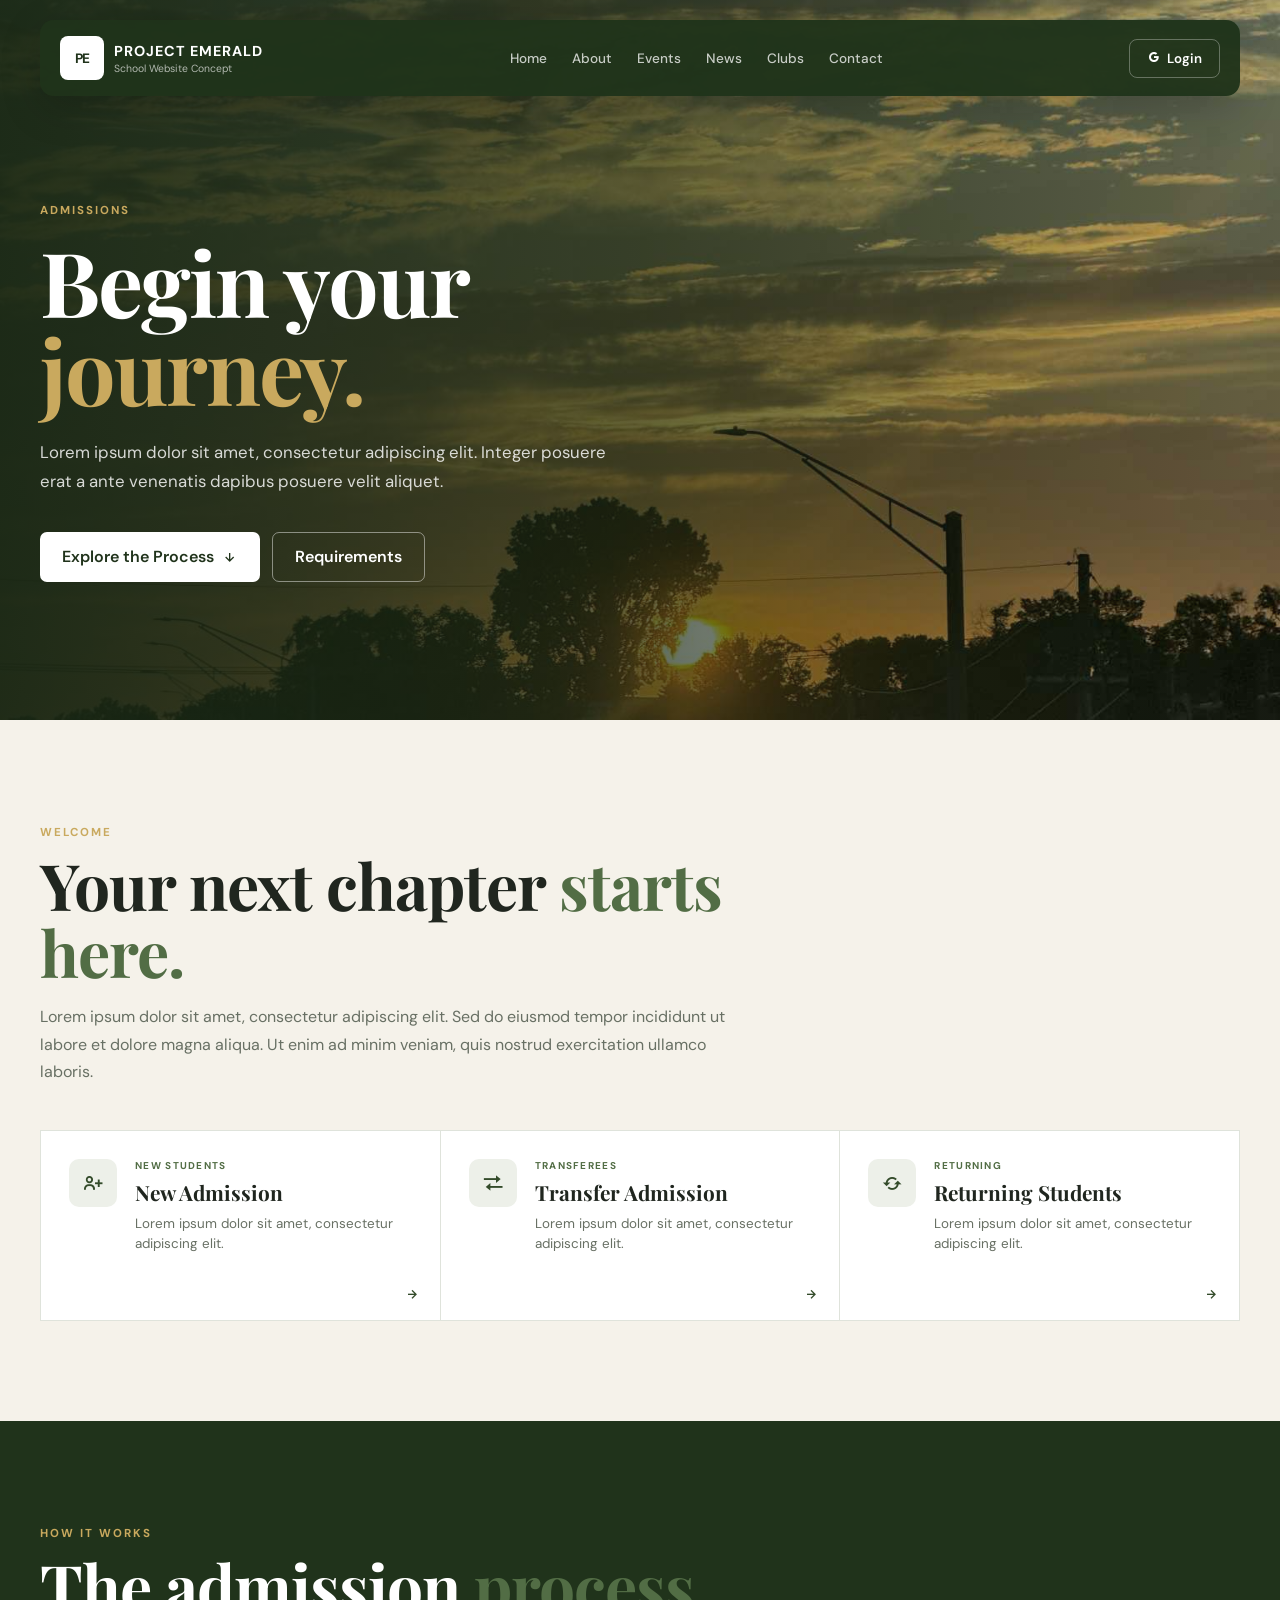
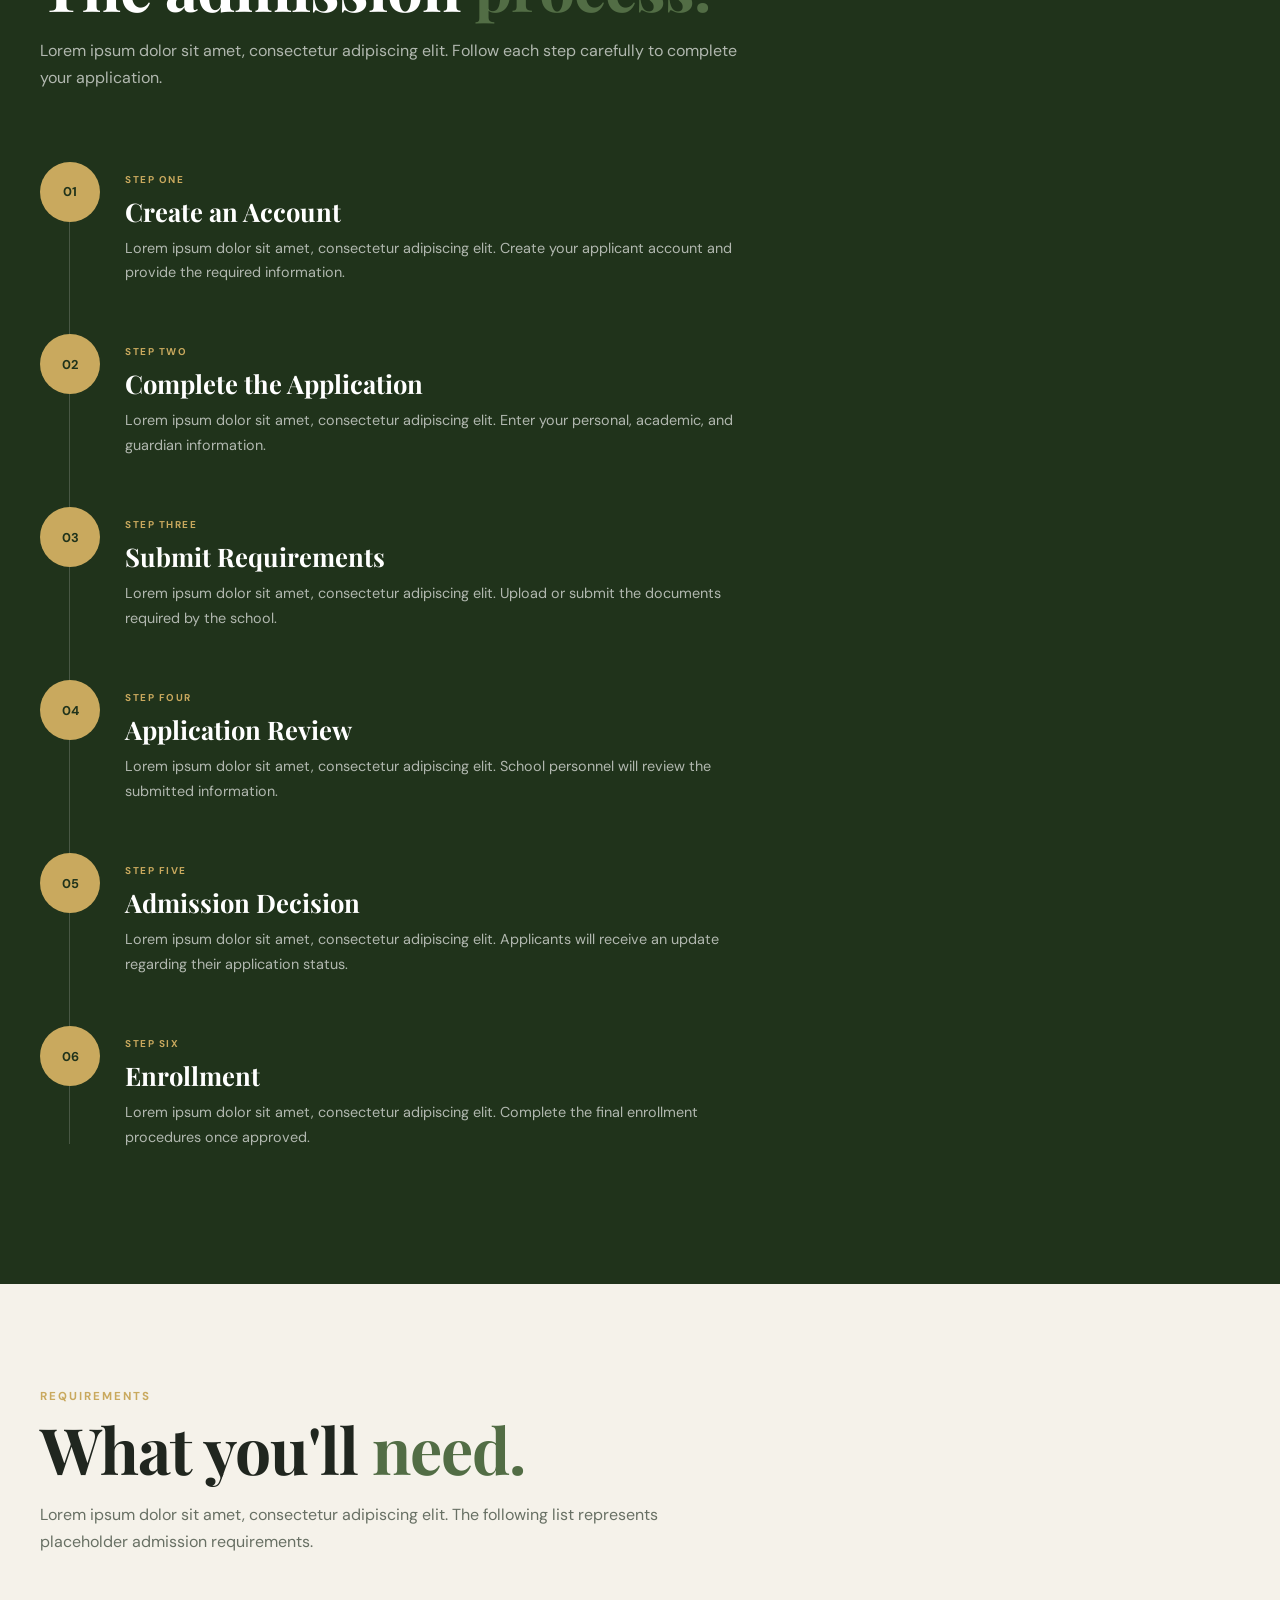
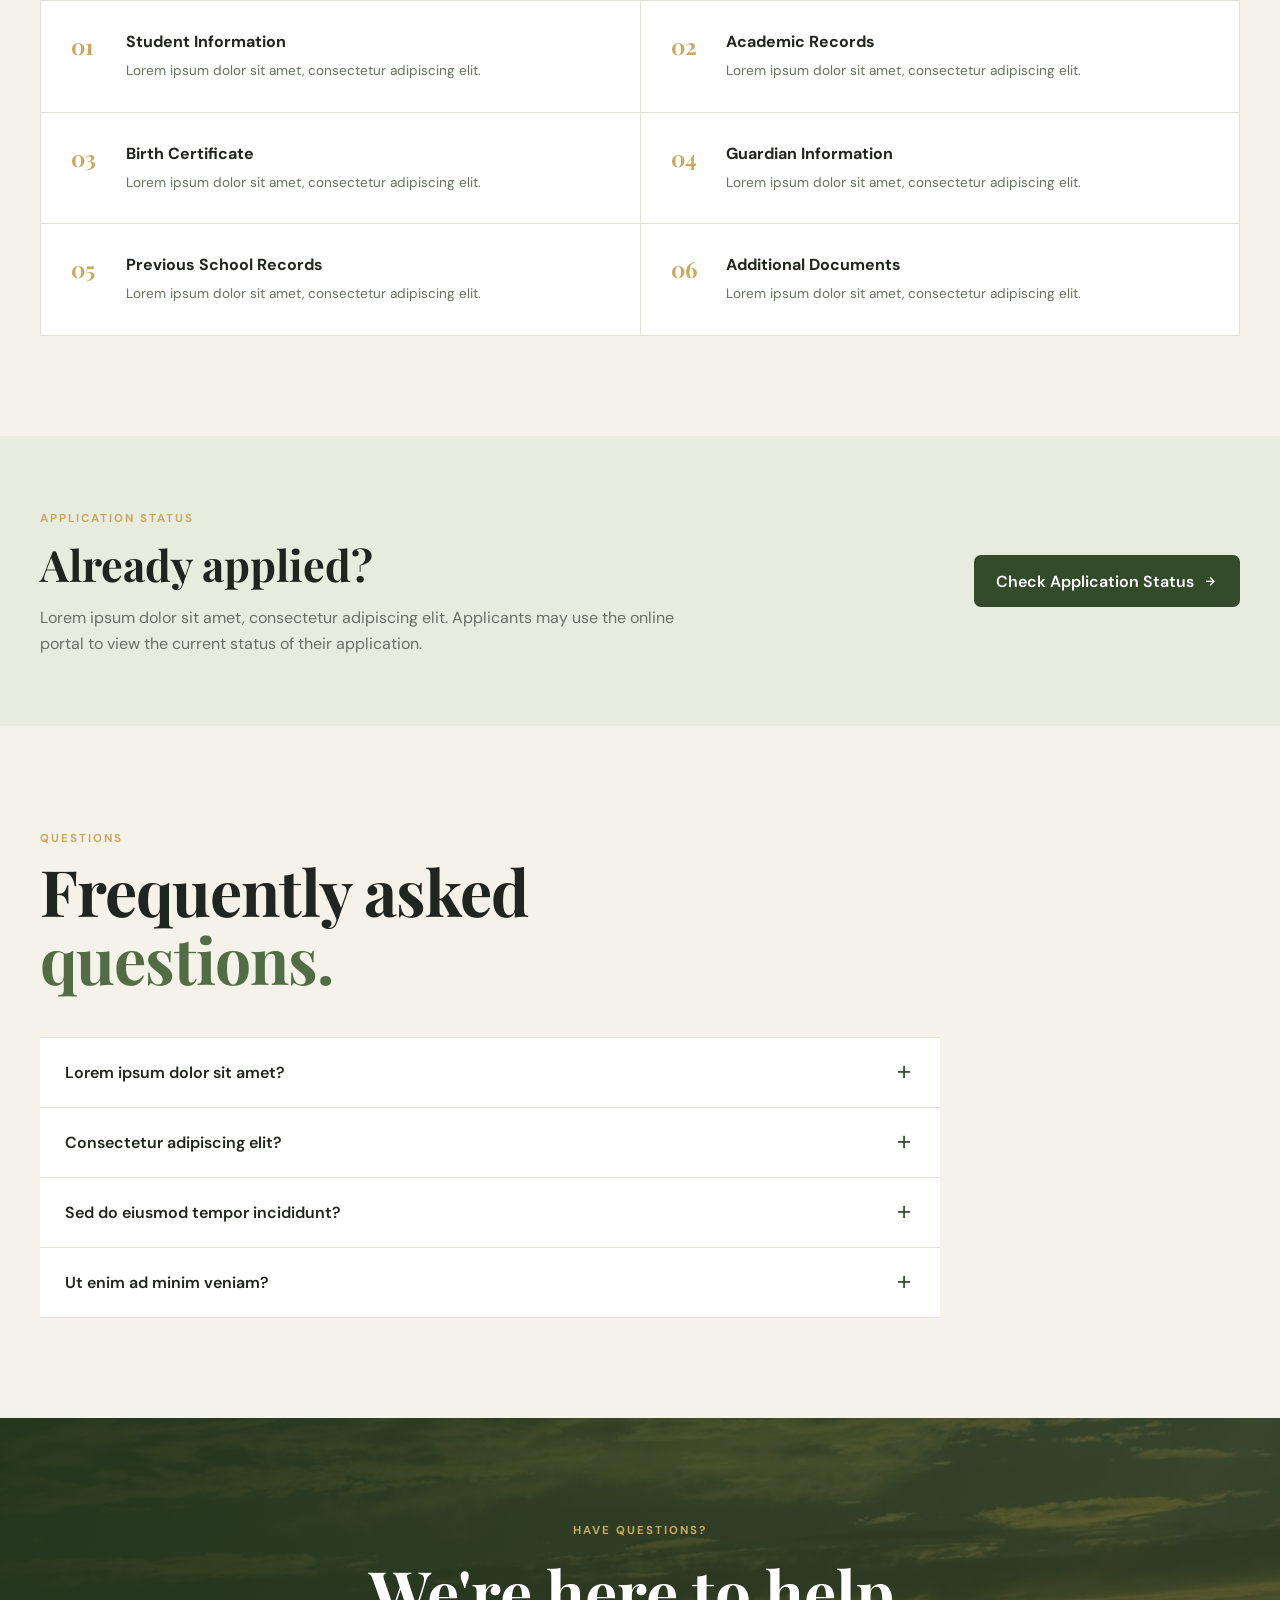
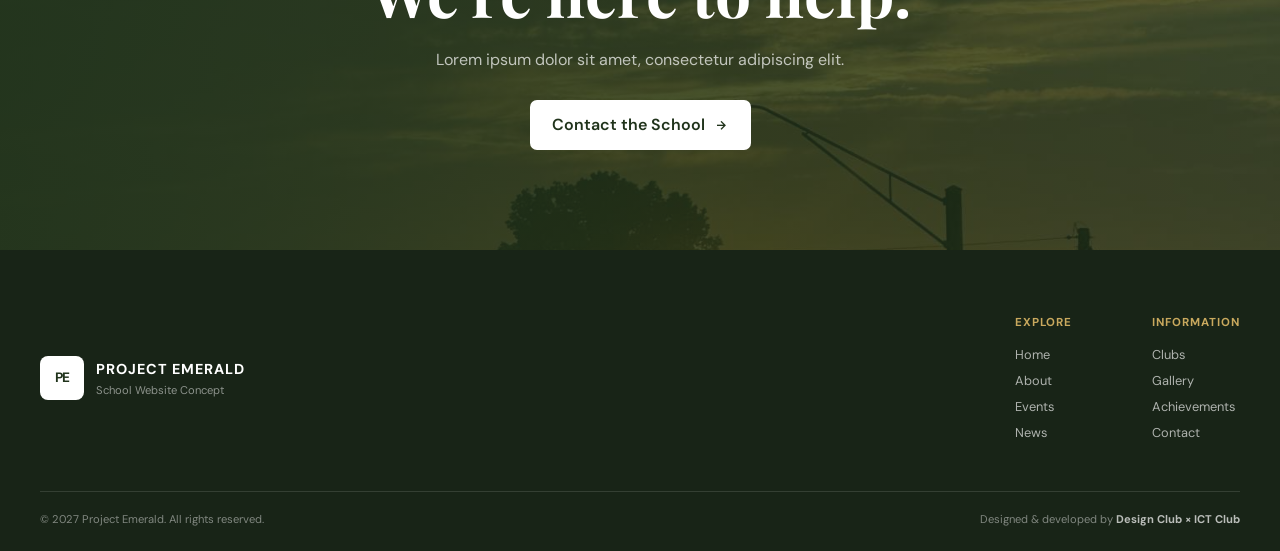
<file: HTML/admission.html>
<!DOCTYPE html>
<html lang="en">

<head>
    <meta charset="UTF-8">
    <meta name="viewport" content="width=device-width, initial-scale=1.0">

    <title>Admissions | Project Emerald</title>

    <link rel="stylesheet" href="../CSS/admission.css">

    <link
        href="https://unpkg.com/boxicons@2.1.4/css/boxicons.min.css"
        rel="stylesheet"
    >

    <link
        rel="shortcut icon"
        href=""
        type="image/x-icon"
    >
</head>

<body>

    <!-- =========================
         HEADER
    ========================== -->

    <header class="site-header">

        <a href="../index.html" class="brand">

            <div class="brand-mark">
                PE
            </div>

            <div class="brand-text">

                <span class="brand-name">
                    PROJECT EMERALD
                </span>

                <span class="brand-subtitle">
                    School Website Concept
                </span>

            </div>

        </a>


        <nav class="navigation">

            <a href="../index.html">
                Home
            </a>

            <a href="./aboutus.html">
                About
            </a>

            <a href="./events.html">
                Events
            </a>

            <a href="./news.html">
                News
            </a>

            <a href="./clubs.html">
                Clubs
            </a>

            <a href="./contact.html">
                Contact
            </a>

        </nav>


        <!-- Google Login
             Authentication intentionally disabled for now -->

        <button id="login-button" class="login-button">

            <i class="bx bxl-google"></i>

            Login

        </button>

    </header>



    <main>

        <!-- =========================
             HERO
        ========================== -->

        <section class="admission-hero">

            <div class="hero-overlay"></div>

            <div class="hero-content">

                <span class="eyebrow">
                    ADMISSIONS
                </span>

                <h1>
                    Begin your
                    <span>journey.</span>
                </h1>

                <p>
                    Lorem ipsum dolor sit amet, consectetur
                    adipiscing elit. Integer posuere erat a
                    ante venenatis dapibus posuere velit aliquet.
                </p>

                <div class="hero-buttons">

                    <a
                        href="#process"
                        class="primary-button"
                    >
                        Explore the Process
                        <i class="bx bx-down-arrow-alt"></i>
                    </a>

                    <a
                        href="#requirements"
                        class="secondary-button"
                    >
                        Requirements
                    </a>

                </div>

            </div>

        </section>



        <!-- =========================
             INTRO
        ========================== -->

        <section class="section admission-intro">

            <div class="section-heading">

                <span class="section-label">
                    WELCOME
                </span>

                <h2>
                    Your next chapter
                    <span>starts here.</span>
                </h2>

                <p>
                    Lorem ipsum dolor sit amet, consectetur
                    adipiscing elit. Sed do eiusmod tempor
                    incididunt ut labore et dolore magna aliqua.
                    Ut enim ad minim veniam, quis nostrud
                    exercitation ullamco laboris.
                </p>

            </div>


            <div class="admission-options">

                <article class="option-card">

                    <div class="option-icon">
                        <i class="bx bx-user-plus"></i>
                    </div>

                    <div>

                        <span class="option-label">
                            NEW STUDENTS
                        </span>

                        <h3>
                            New Admission
                        </h3>

                        <p>
                            Lorem ipsum dolor sit amet,
                            consectetur adipiscing elit.
                        </p>

                    </div>

                    <i class="bx bx-right-arrow-alt arrow"></i>

                </article>


                <article class="option-card">

                    <div class="option-icon">
                        <i class="bx bx-transfer"></i>
                    </div>

                    <div>

                        <span class="option-label">
                            TRANSFEREES
                        </span>

                        <h3>
                            Transfer Admission
                        </h3>

                        <p>
                            Lorem ipsum dolor sit amet,
                            consectetur adipiscing elit.
                        </p>

                    </div>

                    <i class="bx bx-right-arrow-alt arrow"></i>

                </article>


                <article class="option-card">

                    <div class="option-icon">
                        <i class="bx bx-refresh"></i>
                    </div>

                    <div>

                        <span class="option-label">
                            RETURNING
                        </span>

                        <h3>
                            Returning Students
                        </h3>

                        <p>
                            Lorem ipsum dolor sit amet,
                            consectetur adipiscing elit.
                        </p>

                    </div>

                    <i class="bx bx-right-arrow-alt arrow"></i>

                </article>

            </div>

        </section>



        <!-- =========================
             ADMISSION PROCESS
        ========================== -->

        <section
            class="process-section"
            id="process"
        >

            <div class="section process-inner">

                <div class="section-heading">

                    <span class="section-label">
                        HOW IT WORKS
                    </span>

                    <h2>
                        The admission
                        <span>process.</span>
                    </h2>

                    <p>
                        Lorem ipsum dolor sit amet,
                        consectetur adipiscing elit.
                        Follow each step carefully to
                        complete your application.
                    </p>

                </div>


                <div class="process-timeline">


                    <article class="process-step">

                        <div class="step-number">
                            01
                        </div>

                        <div class="step-content">

                            <span>
                                STEP ONE
                            </span>

                            <h3>
                                Create an Account
                            </h3>

                            <p>
                                Lorem ipsum dolor sit amet,
                                consectetur adipiscing elit.
                                Create your applicant account
                                and provide the required
                                information.
                            </p>

                        </div>

                    </article>



                    <article class="process-step">

                        <div class="step-number">
                            02
                        </div>

                        <div class="step-content">

                            <span>
                                STEP TWO
                            </span>

                            <h3>
                                Complete the Application
                            </h3>

                            <p>
                                Lorem ipsum dolor sit amet,
                                consectetur adipiscing elit.
                                Enter your personal, academic,
                                and guardian information.
                            </p>

                        </div>

                    </article>



                    <article class="process-step">

                        <div class="step-number">
                            03
                        </div>

                        <div class="step-content">

                            <span>
                                STEP THREE
                            </span>

                            <h3>
                                Submit Requirements
                            </h3>

                            <p>
                                Lorem ipsum dolor sit amet,
                                consectetur adipiscing elit.
                                Upload or submit the documents
                                required by the school.
                            </p>

                        </div>

                    </article>



                    <article class="process-step">

                        <div class="step-number">
                            04
                        </div>

                        <div class="step-content">

                            <span>
                                STEP FOUR
                            </span>

                            <h3>
                                Application Review
                            </h3>

                            <p>
                                Lorem ipsum dolor sit amet,
                                consectetur adipiscing elit.
                                School personnel will review
                                the submitted information.
                            </p>

                        </div>

                    </article>



                    <article class="process-step">

                        <div class="step-number">
                            05
                        </div>

                        <div class="step-content">

                            <span>
                                STEP FIVE
                            </span>

                            <h3>
                                Admission Decision
                            </h3>

                            <p>
                                Lorem ipsum dolor sit amet,
                                consectetur adipiscing elit.
                                Applicants will receive an
                                update regarding their
                                application status.
                            </p>

                        </div>

                    </article>



                    <article class="process-step">

                        <div class="step-number">
                            06
                        </div>

                        <div class="step-content">

                            <span>
                                STEP SIX
                            </span>

                            <h3>
                                Enrollment
                            </h3>

                            <p>
                                Lorem ipsum dolor sit amet,
                                consectetur adipiscing elit.
                                Complete the final enrollment
                                procedures once approved.
                            </p>

                        </div>

                    </article>

                </div>

            </div>

        </section>



        <!-- =========================
             REQUIREMENTS
        ========================== -->

        <section
            class="section requirements"
            id="requirements"
        >

            <div class="section-heading">

                <span class="section-label">
                    REQUIREMENTS
                </span>

                <h2>
                    What you'll
                    <span>need.</span>
                </h2>

                <p>
                    Lorem ipsum dolor sit amet,
                    consectetur adipiscing elit.
                    The following list represents
                    placeholder admission requirements.
                </p>

            </div>


            <div class="requirements-grid">


                <article class="requirement-card">

                    <div class="requirement-number">
                        01
                    </div>

                    <div>

                        <h3>
                            Student Information
                        </h3>

                        <p>
                            Lorem ipsum dolor sit amet,
                            consectetur adipiscing elit.
                        </p>

                    </div>

                </article>



                <article class="requirement-card">

                    <div class="requirement-number">
                        02
                    </div>

                    <div>

                        <h3>
                            Academic Records
                        </h3>

                        <p>
                            Lorem ipsum dolor sit amet,
                            consectetur adipiscing elit.
                        </p>

                    </div>

                </article>



                <article class="requirement-card">

                    <div class="requirement-number">
                        03
                    </div>

                    <div>

                        <h3>
                            Birth Certificate
                        </h3>

                        <p>
                            Lorem ipsum dolor sit amet,
                            consectetur adipiscing elit.
                        </p>

                    </div>

                </article>



                <article class="requirement-card">

                    <div class="requirement-number">
                        04
                    </div>

                    <div>

                        <h3>
                            Guardian Information
                        </h3>

                        <p>
                            Lorem ipsum dolor sit amet,
                            consectetur adipiscing elit.
                        </p>

                    </div>

                </article>



                <article class="requirement-card">

                    <div class="requirement-number">
                        05
                    </div>

                    <div>

                        <h3>
                            Previous School Records
                        </h3>

                        <p>
                            Lorem ipsum dolor sit amet,
                            consectetur adipiscing elit.
                        </p>

                    </div>

                </article>



                <article class="requirement-card">

                    <div class="requirement-number">
                        06
                    </div>

                    <div>

                        <h3>
                            Additional Documents
                        </h3>

                        <p>
                            Lorem ipsum dolor sit amet,
                            consectetur adipiscing elit.
                        </p>

                    </div>

                </article>

            </div>

        </section>



        <!-- =========================
             APPLICATION STATUS
        ========================== -->

        <section class="status-section">

            <div class="status-inner">

                <div>

                    <span class="section-label">
                        APPLICATION STATUS
                    </span>

                    <h2>
                        Already applied?
                    </h2>

                    <p>
                        Lorem ipsum dolor sit amet,
                        consectetur adipiscing elit.
                        Applicants may use the online
                        portal to view the current status
                        of their application.
                    </p>

                </div>


                <a
                    href="./404.html"
                    class="status-button"
                >
                    Check Application Status
                    <i class="bx bx-right-arrow-alt"></i>
                </a>

            </div>

        </section>



        <!-- =========================
             FAQ
        ========================== -->

        <section class="section faq">

            <div class="section-heading">

                <span class="section-label">
                    QUESTIONS
                </span>

                <h2>
                    Frequently asked
                    <span>questions.</span>
                </h2>

            </div>


            <div class="faq-list">


                <details>

                    <summary>
                        Lorem ipsum dolor sit amet?
                        <i class="bx bx-plus"></i>
                    </summary>

                    <p>
                        Lorem ipsum dolor sit amet,
                        consectetur adipiscing elit.
                        Integer posuere erat a ante
                        venenatis dapibus posuere velit
                        aliquet.
                    </p>

                </details>



                <details>

                    <summary>
                        Consectetur adipiscing elit?
                        <i class="bx bx-plus"></i>
                    </summary>

                    <p>
                        Lorem ipsum dolor sit amet,
                        consectetur adipiscing elit.
                        Integer posuere erat a ante
                        venenatis dapibus.
                    </p>

                </details>



                <details>

                    <summary>
                        Sed do eiusmod tempor incididunt?
                        <i class="bx bx-plus"></i>
                    </summary>

                    <p>
                        Lorem ipsum dolor sit amet,
                        consectetur adipiscing elit.
                    </p>

                </details>



                <details>

                    <summary>
                        Ut enim ad minim veniam?
                        <i class="bx bx-plus"></i>
                    </summary>

                    <p>
                        Lorem ipsum dolor sit amet,
                        consectetur adipiscing elit.
                    </p>

                </details>

            </div>

        </section>



        <!-- =========================
             CTA
        ========================== -->

        <section class="admission-cta">

            <div>

                <span class="section-label">
                    HAVE QUESTIONS?
                </span>

                <h2>
                    We're here to help.
                </h2>

                <p>
                    Lorem ipsum dolor sit amet,
                    consectetur adipiscing elit.
                </p>

                <a
                    href="./contact.html"
                    class="primary-button"
                >
                    Contact the School
                    <i class="bx bx-right-arrow-alt"></i>
                </a>

            </div>

        </section>

    </main>



    <!-- =========================
         FOOTER
    ========================== -->

    <footer>

        <div class="footer-main">

            <div class="footer-brand">

                <div class="brand-mark">
                    PE
                </div>

                <div>

                    <strong>
                        PROJECT EMERALD
                    </strong>

                    <p>
                        School Website Concept
                    </p>

                </div>

            </div>


            <div class="footer-links">

                <div>

                    <h4>
                        Explore
                    </h4>

                    <a href="../index.html">
                        Home
                    </a>

                    <a href="./aboutus.html">
                        About
                    </a>

                    <a href="./events.html">
                        Events
                    </a>

                    <a href="./news.html">
                        News
                    </a>

                </div>


                <div>

                    <h4>
                        Information
                    </h4>

                    <a href="./clubs.html">
                        Clubs
                    </a>

                    <a href="./gallery.html">
                        Gallery
                    </a>

                    <a href="./achievements.html">
                        Achievements
                    </a>

                    <a href="./contact.html">
                        Contact
                    </a>

                </div>

            </div>

        </div>


        <div class="footer-bottom">

            <p>
                &copy; 2027 Project Emerald.
                All rights reserved.
            </p>

            <p>
                Designed & developed by
                <strong>
                    Design Club × ICT Club
                </strong>
            </p>

        </div>

    </footer>

</body>

</html>
</file>
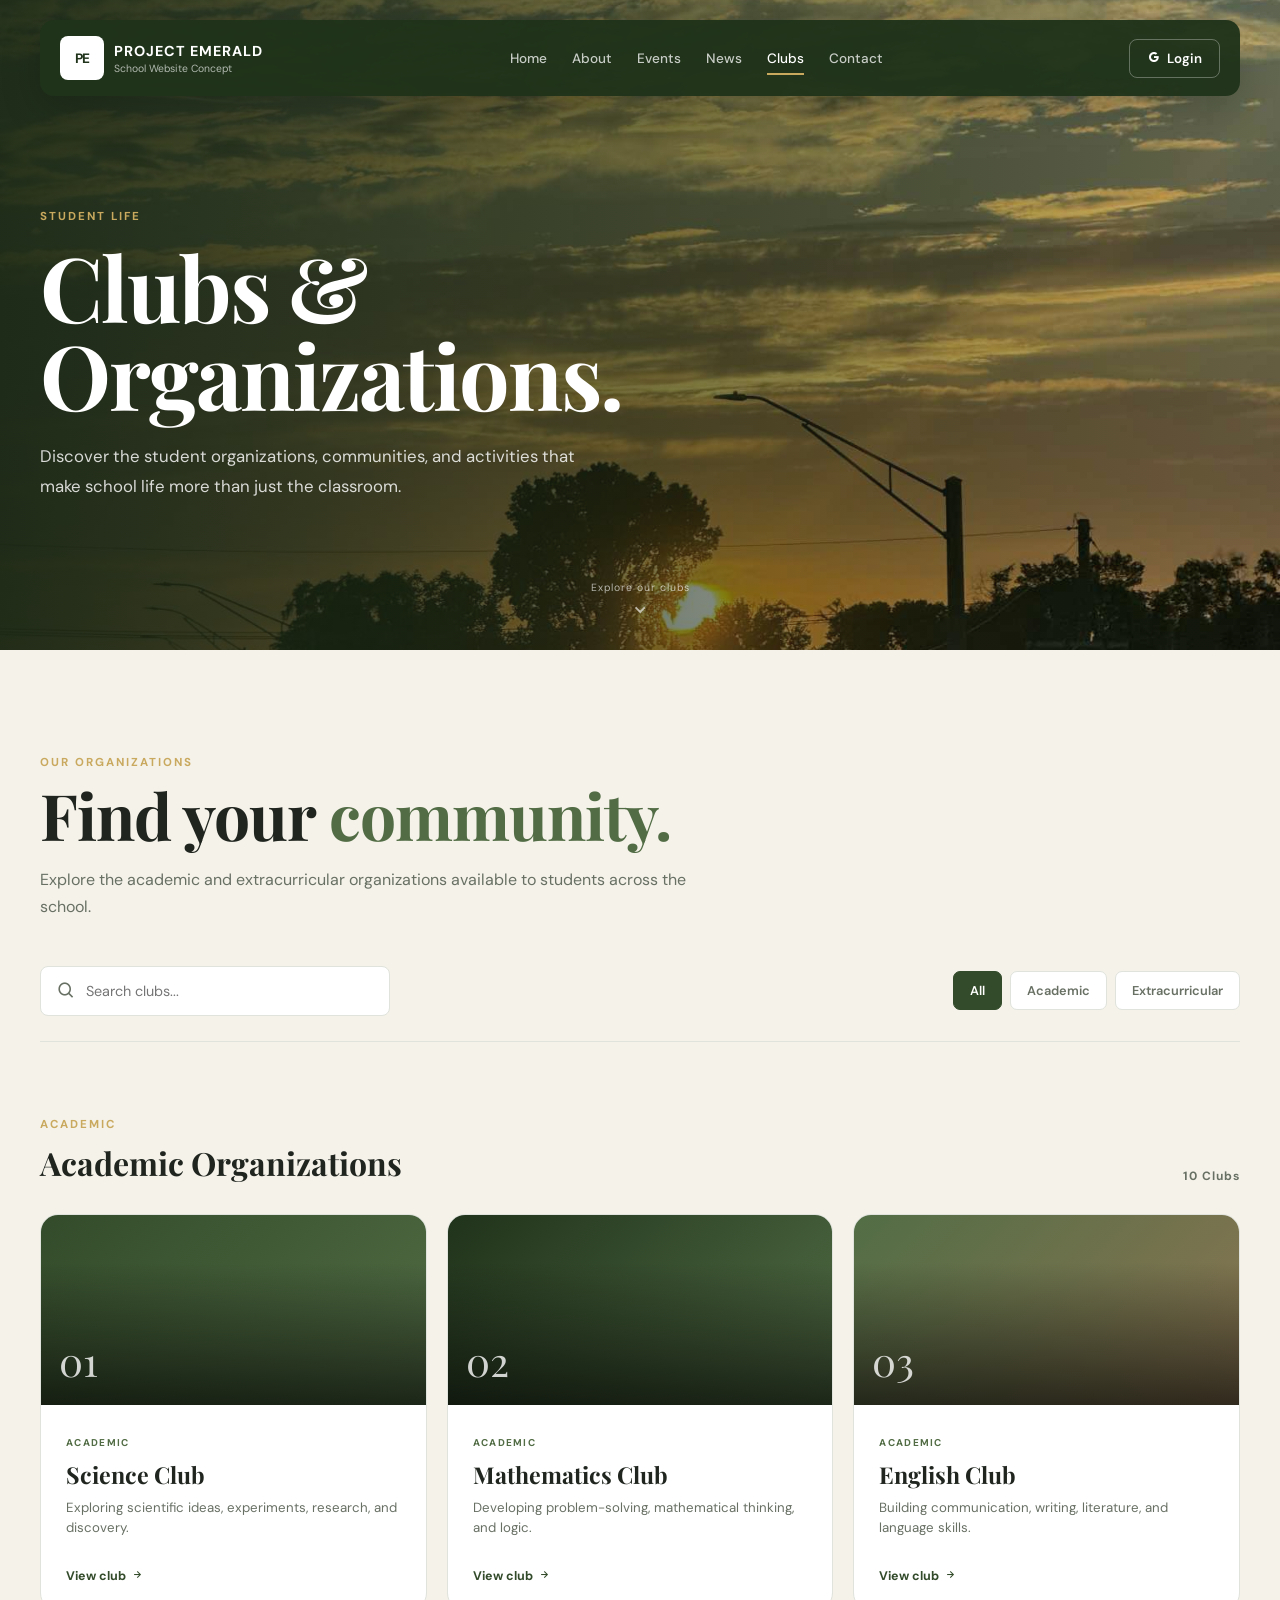
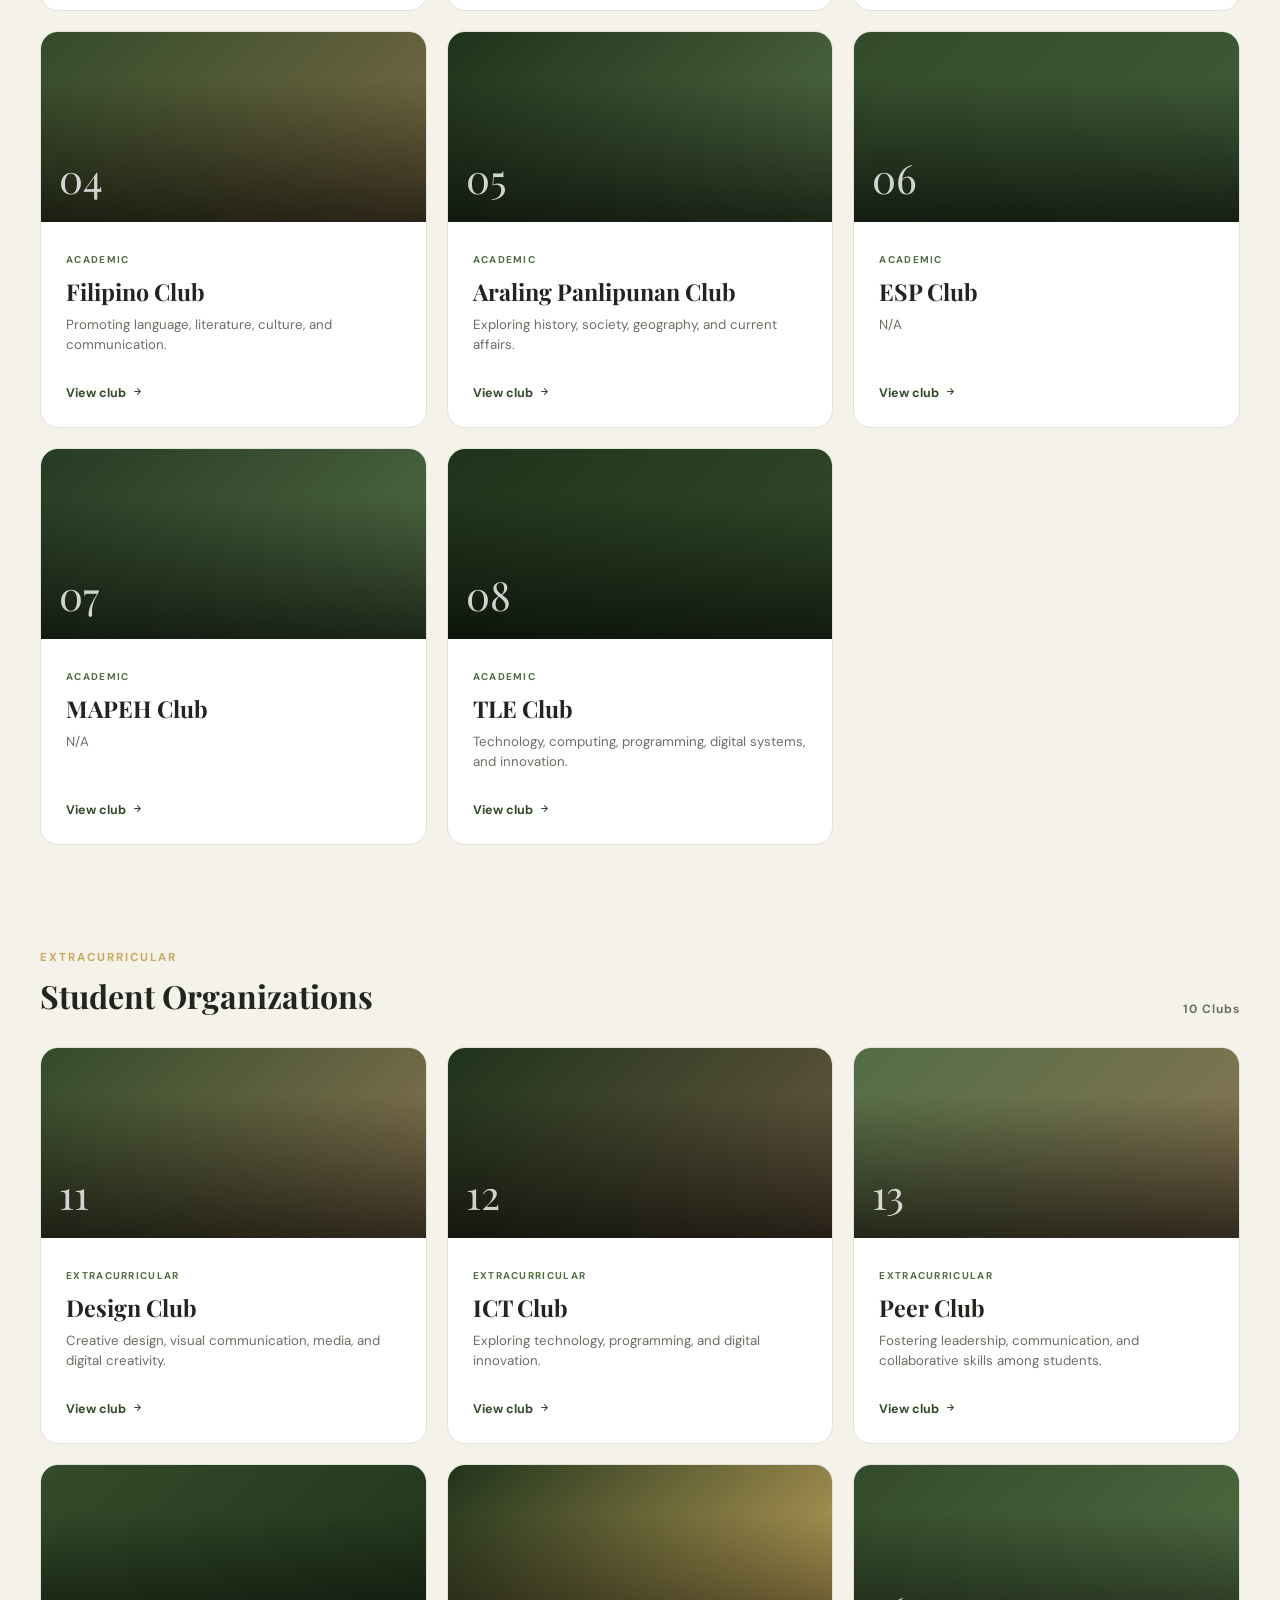
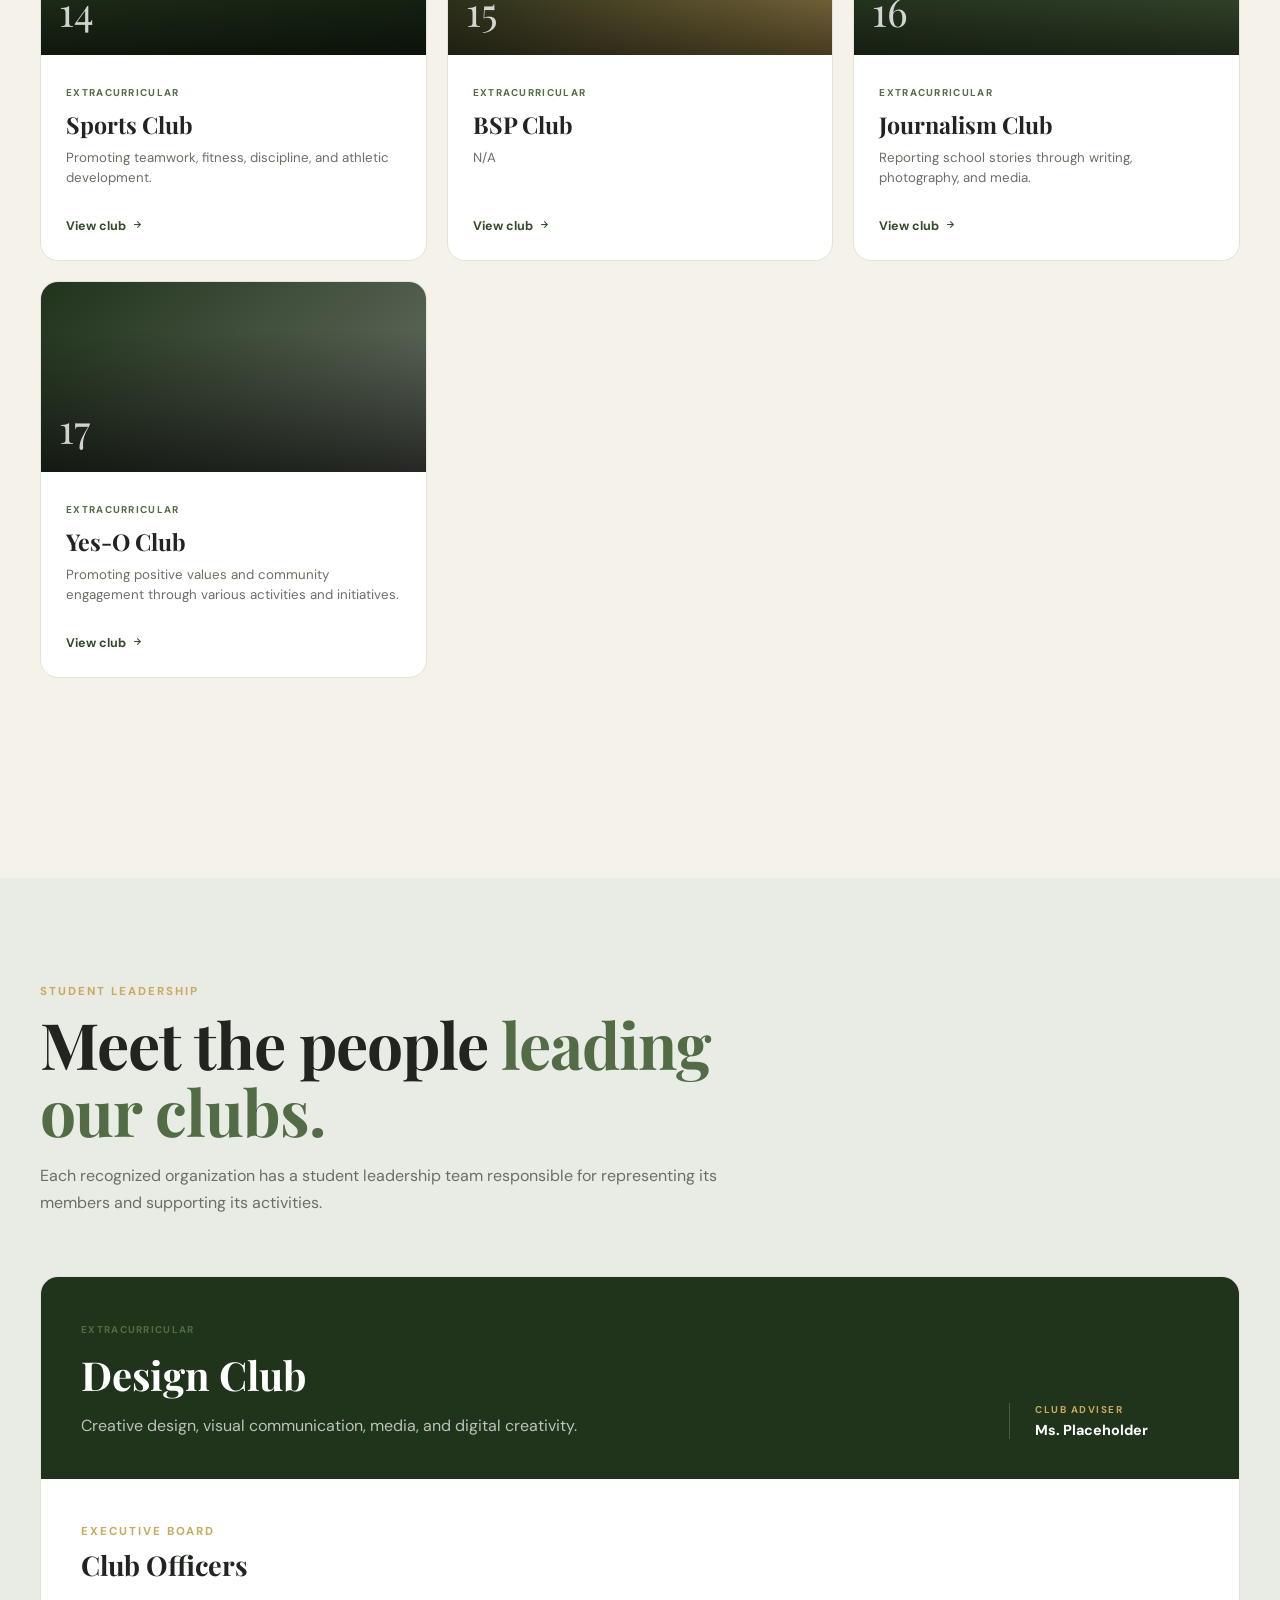
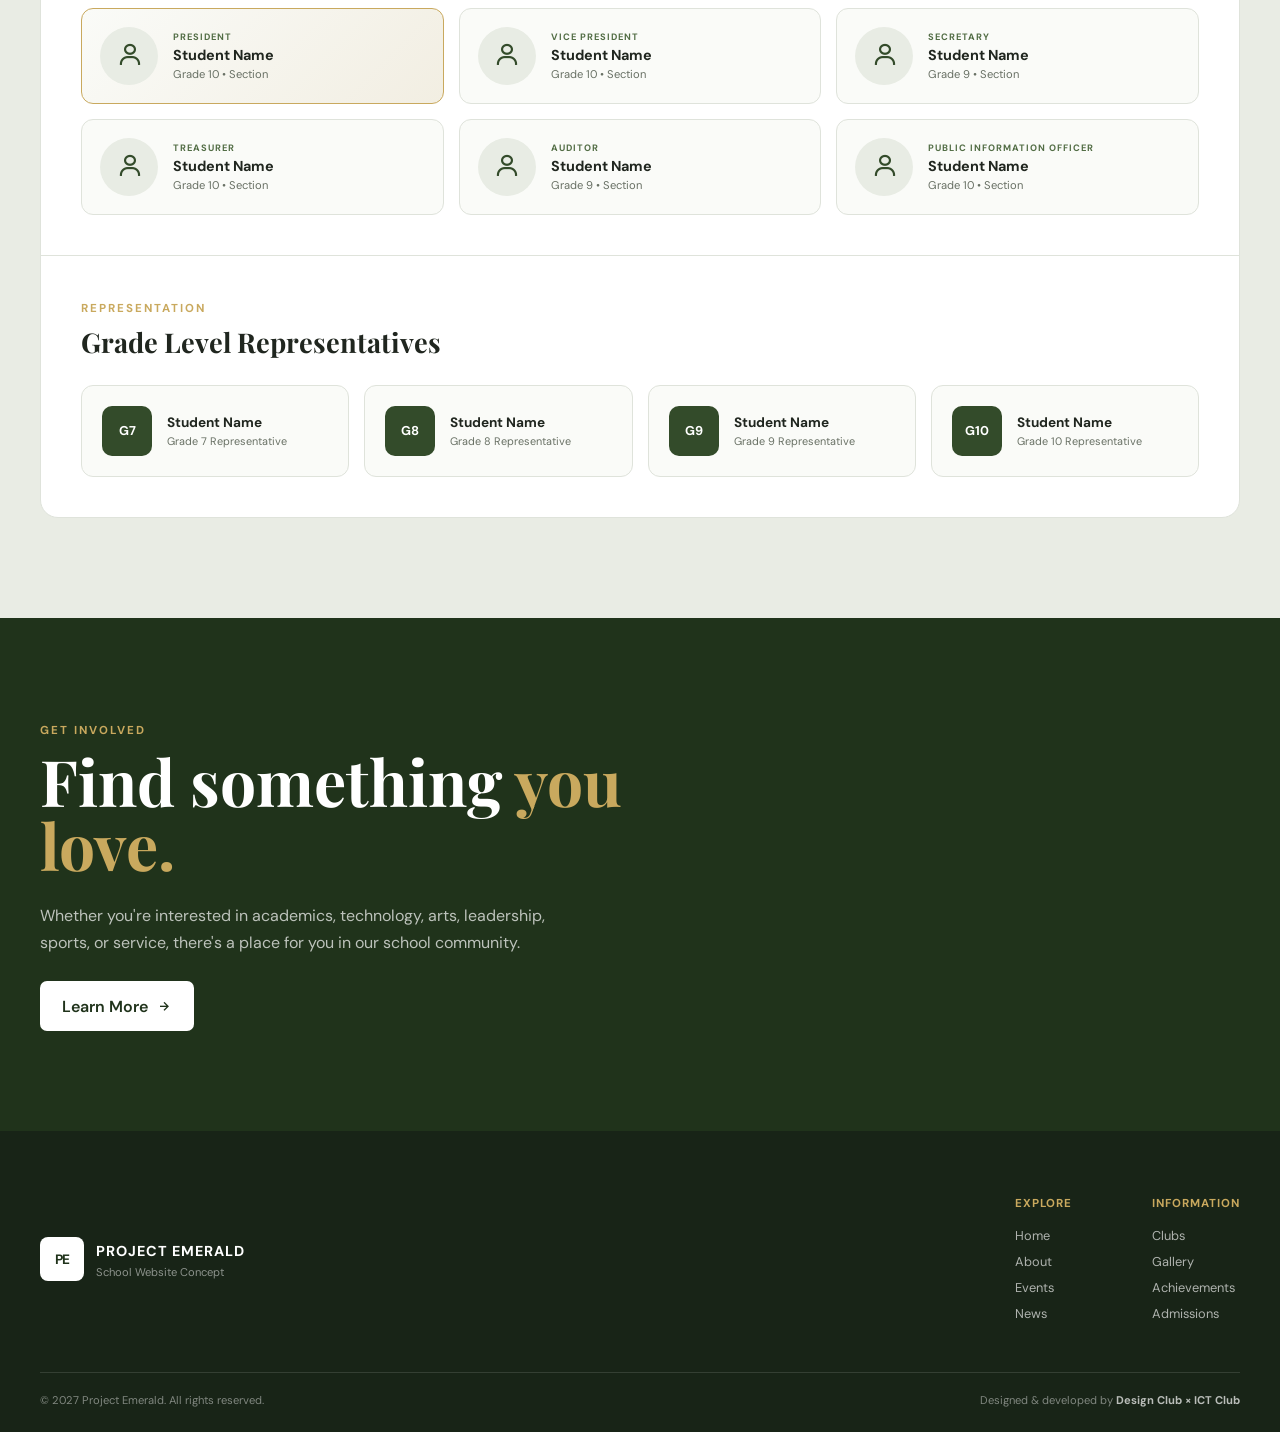
<file: HTML/clubs.html>
<!DOCTYPE html>
<html lang="en">
<head>
    <meta charset="UTF-8">
    <meta name="viewport" content="width=device-width, initial-scale=1.0">

    <title>Project Emerald | Clubs & Organizations</title>

    <link rel="stylesheet" href="../CSS/clubs.css">

    <link
        href="https://unpkg.com/boxicons@2.1.4/css/boxicons.min.css"
        rel="stylesheet"
    >

    <link
        rel="shortcut icon"
        href=""
        type="image/x-icon"
    >
</head>

<body>

    <!-- =========================
         HEADER
    ========================== -->

    <header class="site-header">

        <a href="../index.html" class="brand">

            <div class="brand-mark">
                PE
            </div>

            <div class="brand-text">
                <span class="brand-name">
                    PROJECT EMERALD
                </span>

                <span class="brand-subtitle">
                    School Website Concept
                </span>
            </div>

        </a>


        <nav class="navigation">

            <a href="../index.html">
                Home
            </a>

            <a href="./aboutus.html">
                About
            </a>

            <a href="./events.html">
                Events
            </a>

            <a href="./news.html">
                News
            </a>

            <a href="./clubs.html" class="active">
                Clubs
            </a>

            <a href="./contact.html">
                Contact
            </a>

        </nav>


        <!-- Authentication intentionally disabled for now -->

        <button
            id="login-button"
            class="login-button"
            type="button"
            title="Student Portal coming soon"
        >
            <i class="bx bxl-google"></i>
            Login
        </button>

    </header>


    <!-- =========================
         MAIN
    ========================== -->

    <main>


        <!-- =========================
             HERO
        ========================== -->

        <section class="clubs-hero">

            <div class="hero-overlay"></div>

            <div class="hero-content">

                <p class="eyebrow">
                    STUDENT LIFE
                </p>

                <h1>
                    Clubs &
                    <br>
                    Organizations.
                </h1>

                <p class="hero-description">
                    Discover the student organizations, communities,
                    and activities that make school life more than
                    just the classroom.
                </p>

            </div>

            <div class="hero-scroll">
                <span>Explore our clubs</span>
                <i class="bx bx-chevron-down"></i>
            </div>

        </section>


        <!-- =========================
             CLUB DIRECTORY
        ========================== -->

        <section class="section club-directory">

            <div class="section-heading">

                <span class="section-label">
                    OUR ORGANIZATIONS
                </span>

                <h2>
                    Find your
                    <span>community.</span>
                </h2>

                <p>
                    Explore the academic and extracurricular
                    organizations available to students across
                    the school.
                </p>

            </div>


            <!-- SEARCH -->

            <div class="club-tools">

                <div class="search-box">

                    <i class="bx bx-search"></i>

                    <input
                        type="search"
                        id="club-search"
                        placeholder="Search clubs..."
                        aria-label="Search clubs"
                    >

                </div>


                <div class="category-filter">

                    <button
                        class="filter-button active"
                        data-filter="all"
                    >
                        All
                    </button>

                    <button
                        class="filter-button"
                        data-filter="academic"
                    >
                        Academic
                    </button>

                    <button
                        class="filter-button"
                        data-filter="extracurricular"
                    >
                        Extracurricular
                    </button>

                </div>

            </div>


            <!-- =========================
                 ACADEMIC CLUBS
            ========================== -->

            <div class="category-section">

                <div class="category-heading">

                    <div>

                        <span class="section-label">
                            ACADEMIC
                        </span>

                        <h3>
                            Academic Organizations
                        </h3>

                    </div>

                    <span class="club-count">
                        10 Clubs
                    </span>

                </div>


                <div class="club-grid">


                    <!-- 01 -->

                    <article
                        class="club-card"
                        data-category="academic"
                        data-name="Science Club"
                    >

                        <div class="club-image science">
                            <span>01</span>
                        </div>

                        <div class="club-information">

                            <span class="club-type">
                                ACADEMIC
                            </span>

                            <h3>
                                Science Club
                            </h3>

                            <p>
                                Exploring scientific ideas,
                                experiments, research, and discovery.
                            </p>

                            <a href="#science-club" class="card-link">
                                View club
                                <i class="bx bx-right-arrow-alt"></i>
                            </a>

                        </div>

                    </article>


                    <!-- 02 -->

                    <article
                        class="club-card"
                        data-category="academic"
                        data-name="Mathematics Club"
                    >

                        <div class="club-image mathematics">
                            <span>02</span>
                        </div>

                        <div class="club-information">

                            <span class="club-type">
                                ACADEMIC
                            </span>

                            <h3>
                                Mathematics Club
                            </h3>

                            <p>
                                Developing problem-solving,
                                mathematical thinking, and logic.
                            </p>

                            <a href="#mathematics-club" class="card-link">
                                View club
                                <i class="bx bx-right-arrow-alt"></i>
                            </a>

                        </div>

                    </article>


                    <!-- 03 -->

                    <article
                        class="club-card"
                        data-category="academic"
                        data-name="English Club"
                    >

                        <div class="club-image english">
                            <span>03</span>
                        </div>

                        <div class="club-information">

                            <span class="club-type">
                                ACADEMIC
                            </span>

                            <h3>
                                English Club
                            </h3>

                            <p>
                                Building communication, writing,
                                literature, and language skills.
                            </p>

                            <a href="#english-club" class="card-link">
                                View club
                                <i class="bx bx-right-arrow-alt"></i>
                            </a>

                        </div>

                    </article>


                    <!-- 04 -->

                    <article
                        class="club-card"
                        data-category="academic"
                        data-name="Filipino Club"
                    >

                        <div class="club-image filipino">
                            <span>04</span>
                        </div>

                        <div class="club-information">

                            <span class="club-type">
                                ACADEMIC
                            </span>

                            <h3>
                                Filipino Club
                            </h3>

                            <p>
                                Promoting language, literature,
                                culture, and communication.
                            </p>

                            <a href="#filipino-club" class="card-link">
                                View club
                                <i class="bx bx-right-arrow-alt"></i>
                            </a>

                        </div>

                    </article>


                    <!-- 05 -->

                    <article
                        class="club-card"
                        data-category="academic"
                        data-name="AP Club"
                    >

                        <div class="club-image ap">
                            <span>05</span>
                        </div>

                        <div class="club-information">

                            <span class="club-type">
                                ACADEMIC
                            </span>

                            <h3>
                                Araling Panlipunan Club
                            </h3>

                            <p>
                                Exploring history, society,
                                geography, and current affairs.
                            </p>

                            <a href="#ap-club" class="card-link">
                                View club
                                <i class="bx bx-right-arrow-alt"></i>
                            </a>

                        </div>

                    </article>


                    <!-- 06 -->

                    <article
                        class="club-card"
                        data-category="academic"
                        data-name="ESP Club"
                    >

                        <div class="club-image esp">
                            <span>06</span>
                        </div>

                        <div class="club-information">

                            <span class="club-type">
                                ACADEMIC
                            </span>

                            <h3>
                                ESP Club
                            </h3>

                            <p>
                                N/A
                            </p>

                            <a href="#esp-club" class="card-link">
                                View club
                                <i class="bx bx-right-arrow-alt"></i>
                            </a>

                        </div>

                    </article>


                    <!-- 07 -->

                    <article
                        class="club-card"
                        data-category="academic"
                        data-name="MAPEH Club"
                    >

                        <div class="club-image mapeh">
                            <span>07</span>
                        </div>

                        <div class="club-information">

                            <span class="club-type">
                                ACADEMIC
                            </span>

                            <h3>
                                MAPEH Club
                            </h3>

                            <p>
                                N/A
                            </p>

                            <a href="#mapeh-club" class="card-link">
                                View club
                                <i class="bx bx-right-arrow-alt"></i>
                            </a>

                        </div>

                    </article>


                    <!-- 08 -->

                    <article
                        class="club-card"
                        data-category="academic"
                        data-name="TLE Club"
                    >

                        <div class="club-image tle">
                            <span>08</span>
                        </div>

                        <div class="club-information">

                            <span class="club-type">
                                ACADEMIC
                            </span>

                            <h3>
                                TLE Club
                            </h3>

                            <p>
                                Technology, computing, programming,
                                digital systems, and innovation.
                            </p>

                            <a href="#tle-club" class="card-link">
                                View club
                                <i class="bx bx-right-arrow-alt"></i>
                            </a>

                        </div>

                    </article>

                </div>

            </div>


            <!-- =========================
                 EXTRACURRICULAR CLUBS
            ========================== -->

            <div class="category-section">

                <div class="category-heading">

                    <div>

                        <span class="section-label">
                            EXTRACURRICULAR
                        </span>

                        <h3>
                            Student Organizations
                        </h3>

                    </div>

                    <span class="club-count">
                        10 Clubs
                    </span>

                </div>


                <div class="club-grid">


                    <!-- 11 -->

                    <article
                        class="club-card"
                        data-category="extracurricular"
                        data-name="Design Club"
                    >

                        <div class="club-image design">
                            <span>11</span>
                        </div>

                        <div class="club-information">

                            <span class="club-type">
                                EXTRACURRICULAR
                            </span>

                            <h3>
                                Design Club
                            </h3>

                            <p>
                                Creative design, visual communication,
                                media, and digital creativity.
                            </p>

                            <a href="#design-club" class="card-link">
                                View club
                                <i class="bx bx-right-arrow-alt"></i>
                            </a>

                        </div>

                    </article>


                    <!-- 12 -->

                    <article
                        class="club-card"
                        data-category="extracurricular"
                        data-name="ICT Club"
                    >

                        <div class="club-image ict">
                            <span>12</span>
                        </div>

                        <div class="club-information">

                            <span class="club-type">
                                EXTRACURRICULAR
                            </span>

                            <h3>
                                ICT Club
                            </h3>

                            <p>
                                Exploring technology, programming,
                                and digital innovation.
                            </p>

                            <a href="#ict-club" class="card-link">
                                View club
                                <i class="bx bx-right-arrow-alt"></i>
                            </a>

                        </div>

                    </article>


                    <!-- 13 -->

                    <article
                        class="club-card"
                        data-category="extracurricular"
                        data-name="Peer Club"
                    >

                        <div class="club-image peer">
                            <span>13</span>
                        </div>

                        <div class="club-information">

                            <span class="club-type">
                                EXTRACURRICULAR
                            </span>

                            <h3>
                                Peer Club
                            </h3>

                            <p>
                                Fostering leadership, communication,
                                and collaborative skills among students.
                            </p>

                            <a href="#peer-club" class="card-link">
                                View club
                                <i class="bx bx-right-arrow-alt"></i>
                            </a>

                        </div>

                    </article>


                    <!-- 14 -->

                    <article
                        class="club-card"
                        data-category="extracurricular"
                        data-name="Sports Club"
                    >

                        <div class="club-image sports">
                            <span>14</span>
                        </div>

                        <div class="club-information">

                            <span class="club-type">
                                EXTRACURRICULAR
                            </span>

                            <h3>
                                Sports Club
                            </h3>

                            <p>
                                Promoting teamwork, fitness,
                                discipline, and athletic development.
                            </p>

                            <a href="#sports-club" class="card-link">
                                View club
                                <i class="bx bx-right-arrow-alt"></i>
                            </a>

                        </div>

                    </article>


                    <!-- 15 -->

                    <article
                        class="club-card"
                        data-category="extracurricular"
                        data-name="BSP Club"
                    >

                        <div class="club-image bsp">
                            <span>15</span>
                        </div>

                        <div class="club-information">

                            <span class="club-type">
                                EXTRACURRICULAR
                            </span>

                            <h3>
                                BSP Club
                            </h3>

                            <p>
                                N/A
                            </p>

                            <a href="#bsp-club" class="card-link">
                                View club
                                <i class="bx bx-right-arrow-alt"></i>
                            </a>

                        </div>

                    </article>


                    <!-- 16 -->

                    <article
                        class="club-card"
                        data-category="extracurricular"
                        data-name="Journalism Club"
                    >

                        <div class="club-image journalism">
                            <span>16</span>
                        </div>

                        <div class="club-information">

                            <span class="club-type">
                                EXTRACURRICULAR
                            </span>

                            <h3>
                                Journalism Club
                            </h3>

                            <p>
                                Reporting school stories through
                                writing, photography, and media.
                            </p>

                            <a href="#journalism-club" class="card-link">
                                View club
                                <i class="bx bx-right-arrow-alt"></i>
                            </a>

                        </div>

                    </article>


                    <!-- 17 -->

                    <article
                        class="club-card"
                        data-category="extracurricular"
                        data-name="Yes-O Club"
                    >

                        <div class="club-image yes-o">
                            <span>17</span>
                        </div>

                        <div class="club-information">

                            <span class="club-type">
                                EXTRACURRICULAR
                            </span>

                            <h3>
                                Yes-O Club
                            </h3>

                            <p>
                                Promoting positive values and community engagement
                                through various activities and initiatives.
                            </p>

                            <a href="#yes-o-club" class="card-link">
                                View club
                                <i class="bx bx-right-arrow-alt"></i>
                            </a>

                        </div>

                    </article>

                </div>

            </div>

        </section>


        <!-- =========================
             CLUB OFFICERS CONCEPT
        ========================== -->

        <section class="officer-section">

            <div class="section officer-intro">

                <div class="section-heading">

                    <span class="section-label">
                        STUDENT LEADERSHIP
                    </span>

                    <h2>
                        Meet the people
                        <span>leading our clubs.</span>
                    </h2>

                    <p>
                        Each recognized organization has a student
                        leadership team responsible for representing
                        its members and supporting its activities.
                    </p>

                </div>


                <!-- =========================
                     DESIGN CLUB EXAMPLE
                ========================== -->

                <article class="club-profile" id="design-club">

                    <div class="profile-header">

                        <div>

                            <span class="club-type">
                                EXTRACURRICULAR
                            </span>

                            <h3>
                                Design Club
                            </h3>

                            <p>
                                Creative design, visual communication,
                                media, and digital creativity.
                            </p>

                        </div>

                        <div class="club-adviser">

                            <span>
                                CLUB ADVISER
                            </span>

                            <strong>
                                Ms. Placeholder
                            </strong>

                        </div>

                    </div>


                    <div class="officer-group">

                        <div class="officer-heading">

                            <span class="section-label">
                                EXECUTIVE BOARD
                            </span>

                            <h4>
                                Club Officers
                            </h4>

                        </div>


                        <div class="officer-grid executive-grid">


                            <!-- President -->

                            <div class="officer-card featured">

                                <div class="officer-photo">
                                    <i class="bx bx-user"></i>
                                </div>

                                <div class="officer-info">

                                    <span>
                                        PRESIDENT
                                    </span>

                                    <strong>
                                        Student Name
                                    </strong>

                                    <small>
                                        Grade 10 • Section
                                    </small>

                                </div>

                            </div>


                            <!-- Vice President -->

                            <div class="officer-card">

                                <div class="officer-photo">
                                    <i class="bx bx-user"></i>
                                </div>

                                <div class="officer-info">

                                    <span>
                                        VICE PRESIDENT
                                    </span>

                                    <strong>
                                        Student Name
                                    </strong>

                                    <small>
                                        Grade 10 • Section
                                    </small>

                                </div>

                            </div>


                            <!-- Secretary -->

                            <div class="officer-card">

                                <div class="officer-photo">
                                    <i class="bx bx-user"></i>
                                </div>

                                <div class="officer-info">

                                    <span>
                                        SECRETARY
                                    </span>

                                    <strong>
                                        Student Name
                                    </strong>

                                    <small>
                                        Grade 9 • Section
                                    </small>

                                </div>

                            </div>


                            <!-- Treasurer -->

                            <div class="officer-card">

                                <div class="officer-photo">
                                    <i class="bx bx-user"></i>
                                </div>

                                <div class="officer-info">

                                    <span>
                                        TREASURER
                                    </span>

                                    <strong>
                                        Student Name
                                    </strong>

                                    <small>
                                        Grade 10 • Section
                                    </small>

                                </div>

                            </div>


                            <!-- Auditor -->

                            <div class="officer-card">

                                <div class="officer-photo">
                                    <i class="bx bx-user"></i>
                                </div>

                                <div class="officer-info">

                                    <span>
                                        AUDITOR
                                    </span>

                                    <strong>
                                        Student Name
                                    </strong>

                                    <small>
                                        Grade 9 • Section
                                    </small>

                                </div>

                            </div>


                            <!-- PIO -->

                            <div class="officer-card">

                                <div class="officer-photo">
                                    <i class="bx bx-user"></i>
                                </div>

                                <div class="officer-info">

                                    <span>
                                        PUBLIC INFORMATION OFFICER
                                    </span>

                                    <strong>
                                        Student Name
                                    </strong>

                                    <small>
                                        Grade 10 • Section
                                    </small>

                                </div>

                            </div>

                        </div>

                    </div>


                    <!-- GRADE REPRESENTATIVES -->

                    <div class="officer-group">

                        <div class="officer-heading">

                            <span class="section-label">
                                REPRESENTATION
                            </span>

                            <h4>
                                Grade Level Representatives
                            </h4>

                        </div>


                        <div class="representative-grid">


                            <div class="representative-card">

                                <div class="representative-grade">
                                    G7
                                </div>

                                <div>
                                    <strong>
                                        Student Name
                                    </strong>

                                    <span>
                                        Grade 7 Representative
                                    </span>
                                </div>

                            </div>


                            <div class="representative-card">

                                <div class="representative-grade">
                                    G8
                                </div>

                                <div>
                                    <strong>
                                        Student Name
                                    </strong>

                                    <span>
                                        Grade 8 Representative
                                    </span>
                                </div>

                            </div>


                            <div class="representative-card">

                                <div class="representative-grade">
                                    G9
                                </div>

                                <div>
                                    <strong>
                                        Student Name
                                    </strong>

                                    <span>
                                        Grade 9 Representative
                                    </span>
                                </div>

                            </div>


                            <div class="representative-card">

                                <div class="representative-grade">
                                    G10
                                </div>

                                <div>
                                    <strong>
                                        Student Name
                                    </strong>

                                    <span>
                                        Grade 10 Representative
                                    </span>
                                </div>

                            </div>

                        </div>

                    </div>

                </article>

            </div>

        </section>


        <!-- =========================
             CTA
        ========================== -->

        <section class="club-cta">

            <div>

                <span class="section-label">
                    GET INVOLVED
                </span>

                <h2>
                    Find something
                    <span>you love.</span>
                </h2>

                <p>
                    Whether you're interested in academics,
                    technology, arts, leadership, sports,
                    or service, there's a place for you
                    in our school community.
                </p>

                <a
                    href="./contact.html"
                    class="primary-button"
                >
                    Learn More
                    <i class="bx bx-right-arrow-alt"></i>
                </a>

            </div>

        </section>

    </main>


    <!-- =========================
         FOOTER
    ========================== -->

    <footer>

        <div class="footer-main">

            <div class="footer-brand">

                <div class="brand-mark">
                    PE
                </div>

                <div>

                    <strong>
                        PROJECT EMERALD
                    </strong>

                    <p>
                        School Website Concept
                    </p>

                </div>

            </div>


            <div class="footer-links">

                <div>

                    <h4>
                        Explore
                    </h4>

                    <a href="../index.html">
                        Home
                    </a>

                    <a href="./aboutus.html">
                        About
                    </a>

                    <a href="./events.html">
                        Events
                    </a>

                    <a href="./news.html">
                        News
                    </a>

                </div>


                <div>

                    <h4>
                        Information
                    </h4>

                    <a href="./clubs.html">
                        Clubs
                    </a>

                    <a href="./gallery.html">
                        Gallery
                    </a>

                    <a href="./achievements.html">
                        Achievements
                    </a>

                    <a href="./admission.html">
                        Admissions
                    </a>

                </div>

            </div>

        </div>


        <div class="footer-bottom">

            <p>
                &copy; 2027 Project Emerald.
                All rights reserved.
            </p>

            <p>
                Designed & developed by
                <strong>
                    Design Club × ICT Club
                </strong>
            </p>

        </div>

    </footer>


    <!-- =========================
         SEARCH / FILTER SCRIPT
    ========================== -->

    <script>

        const searchInput =
            document.getElementById("club-search");

        const filterButtons =
            document.querySelectorAll(".filter-button");

        const clubCards =
            document.querySelectorAll(".club-card");


        let currentFilter = "all";


        function filterClubs() {

            const searchTerm =
                searchInput.value.toLowerCase().trim();


            clubCards.forEach(card => {

                const category =
                    card.dataset.category;

                const name =
                    card.dataset.name.toLowerCase();


                const matchesCategory =
                    currentFilter === "all" ||
                    category === currentFilter;


                const matchesSearch =
                    name.includes(searchTerm);


                if (
                    matchesCategory &&
                    matchesSearch
                ) {

                    card.style.display = "";

                } else {

                    card.style.display = "none";

                }

            });

        }


        filterButtons.forEach(button => {

            button.addEventListener(
                "click",
                () => {

                    filterButtons.forEach(btn => {

                        btn.classList.remove("active");

                    });


                    button.classList.add("active");


                    currentFilter =
                        button.dataset.filter;


                    filterClubs();

                }
            );

        });


        searchInput.addEventListener(
            "input",
            filterClubs
        );

    </script>

</body>
</html>
</file>
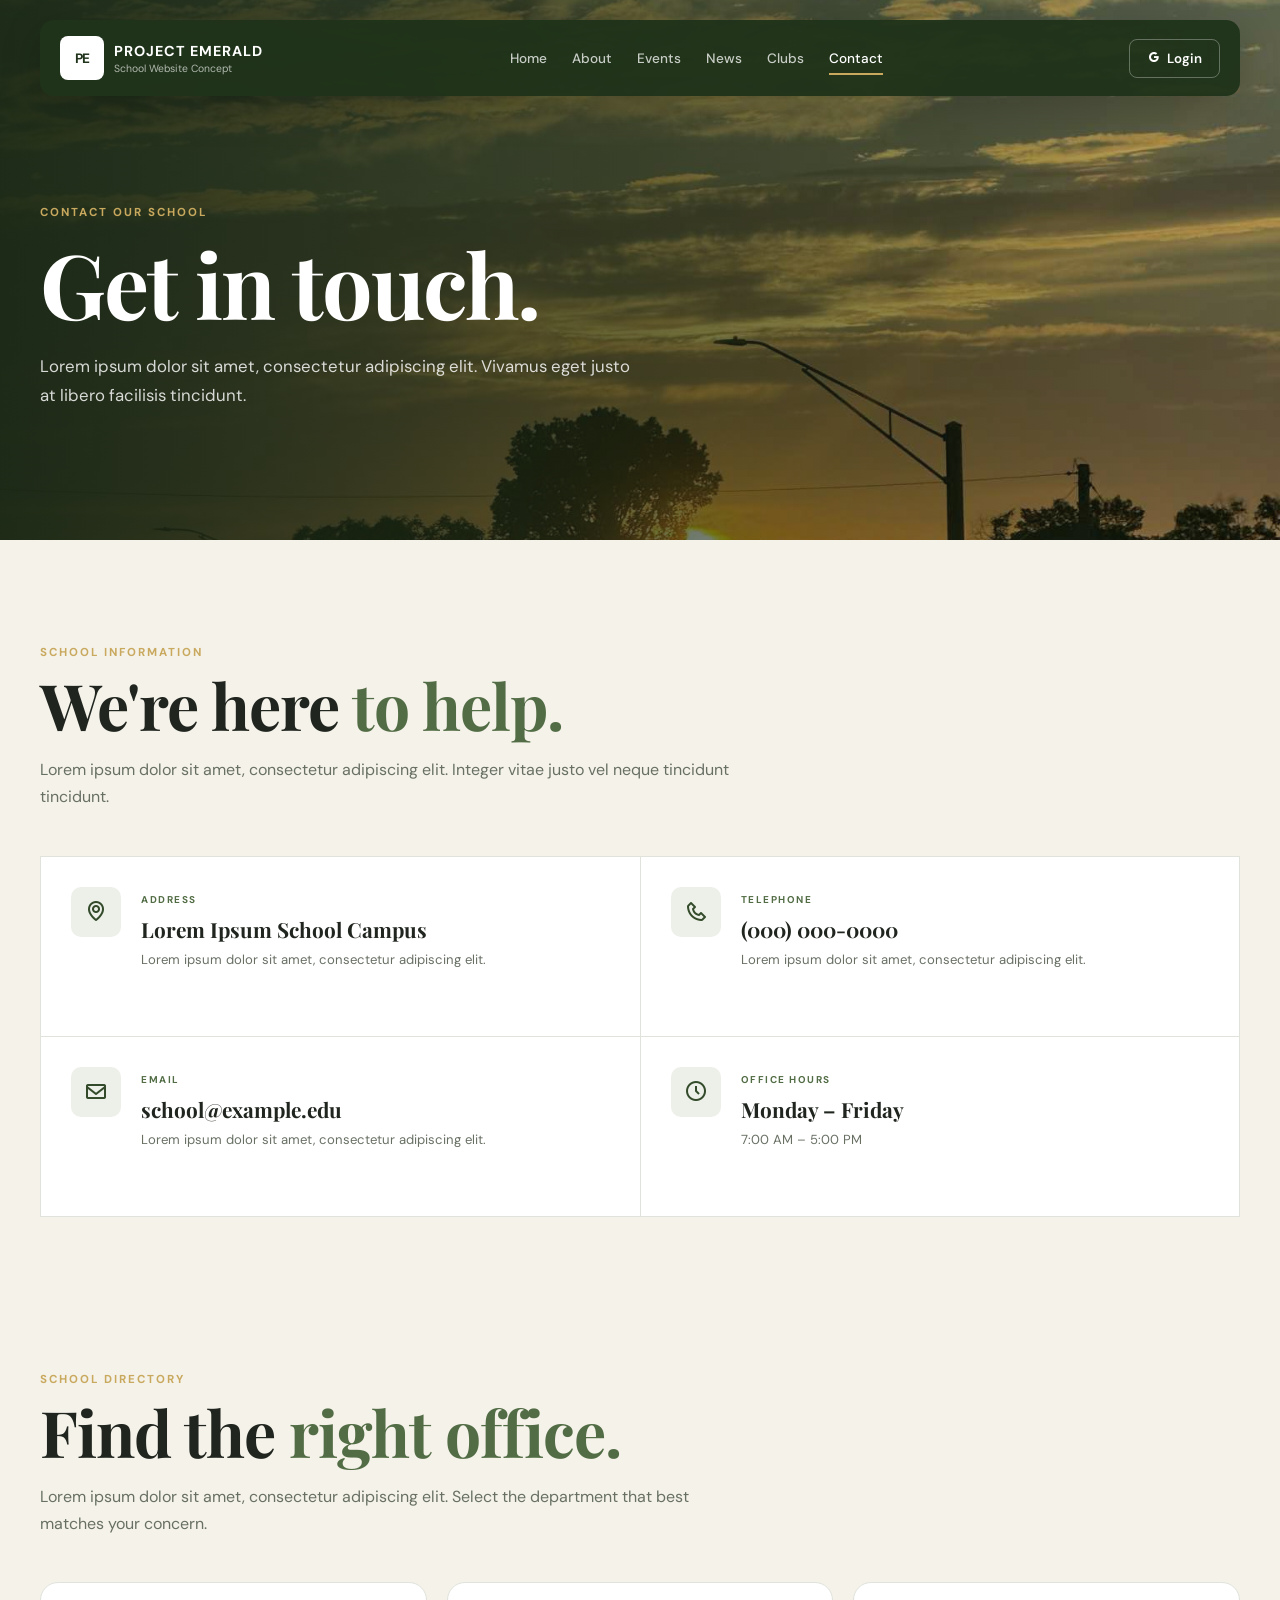
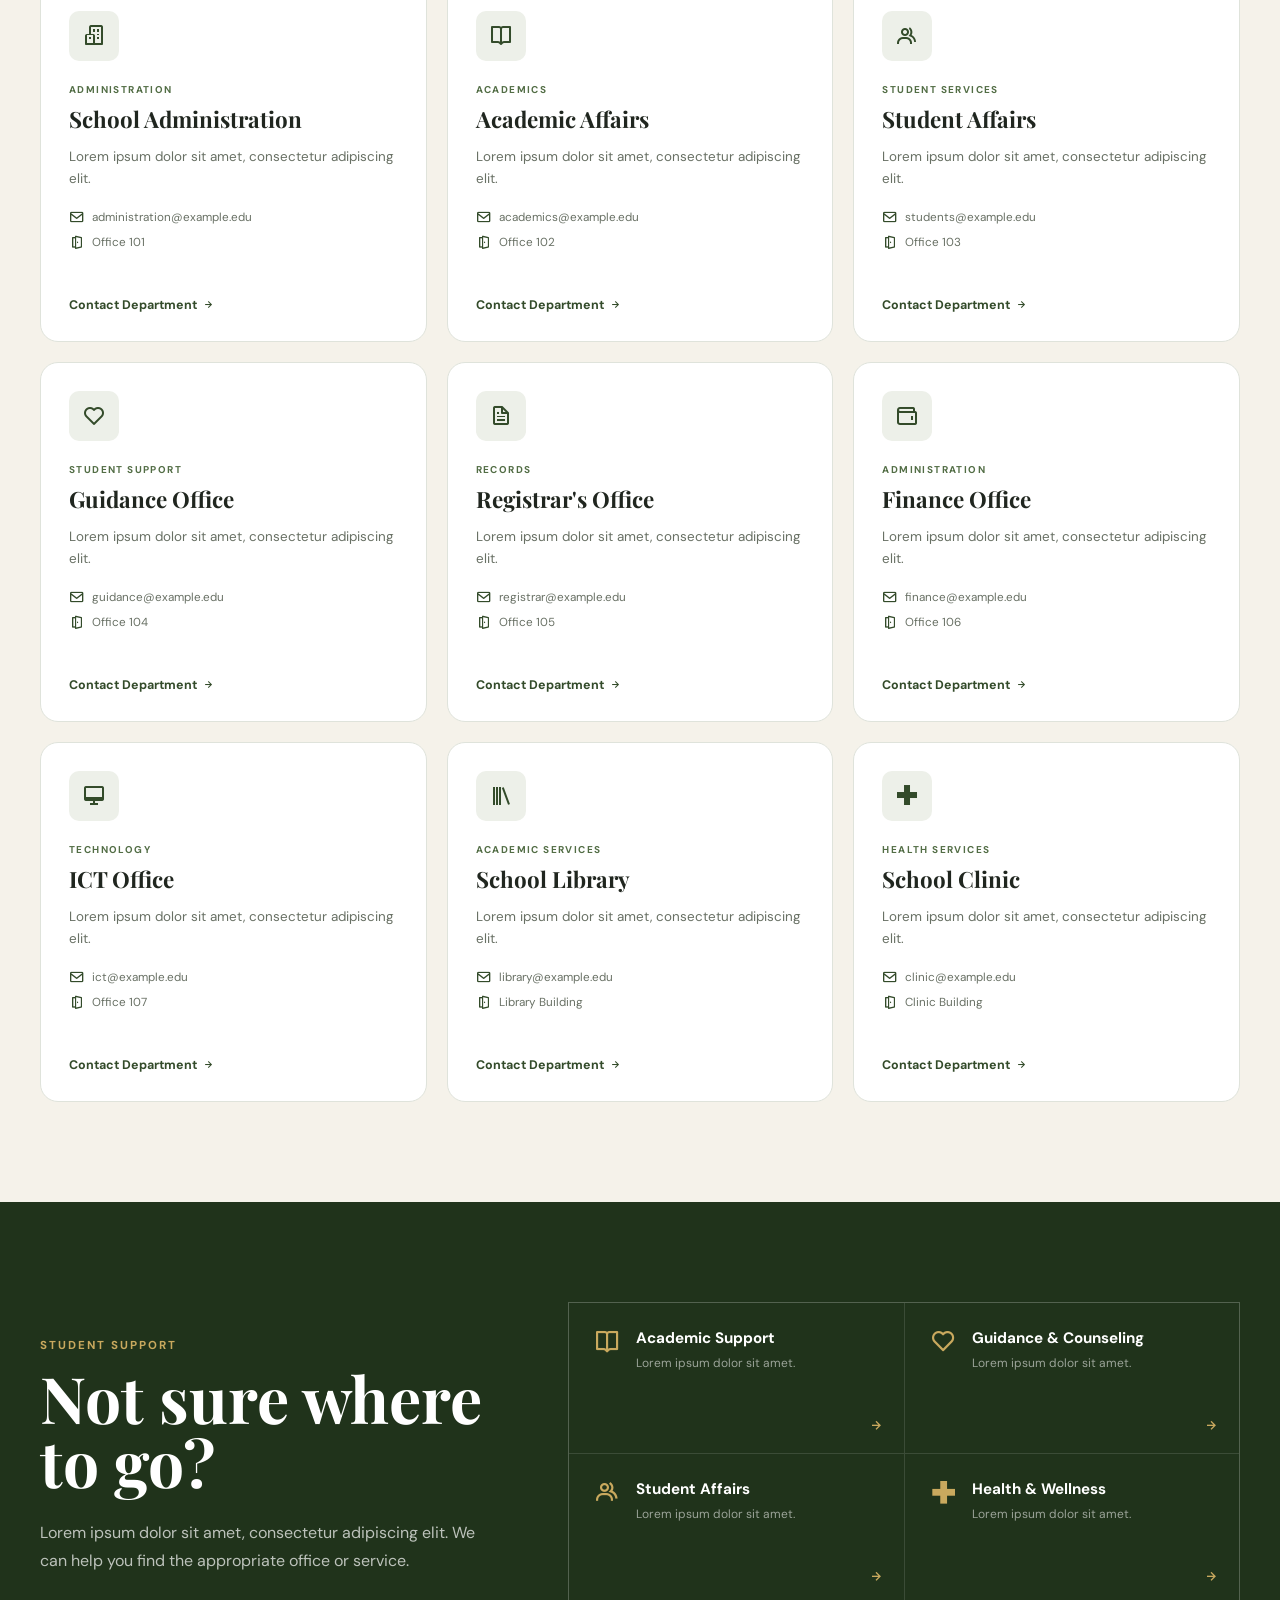
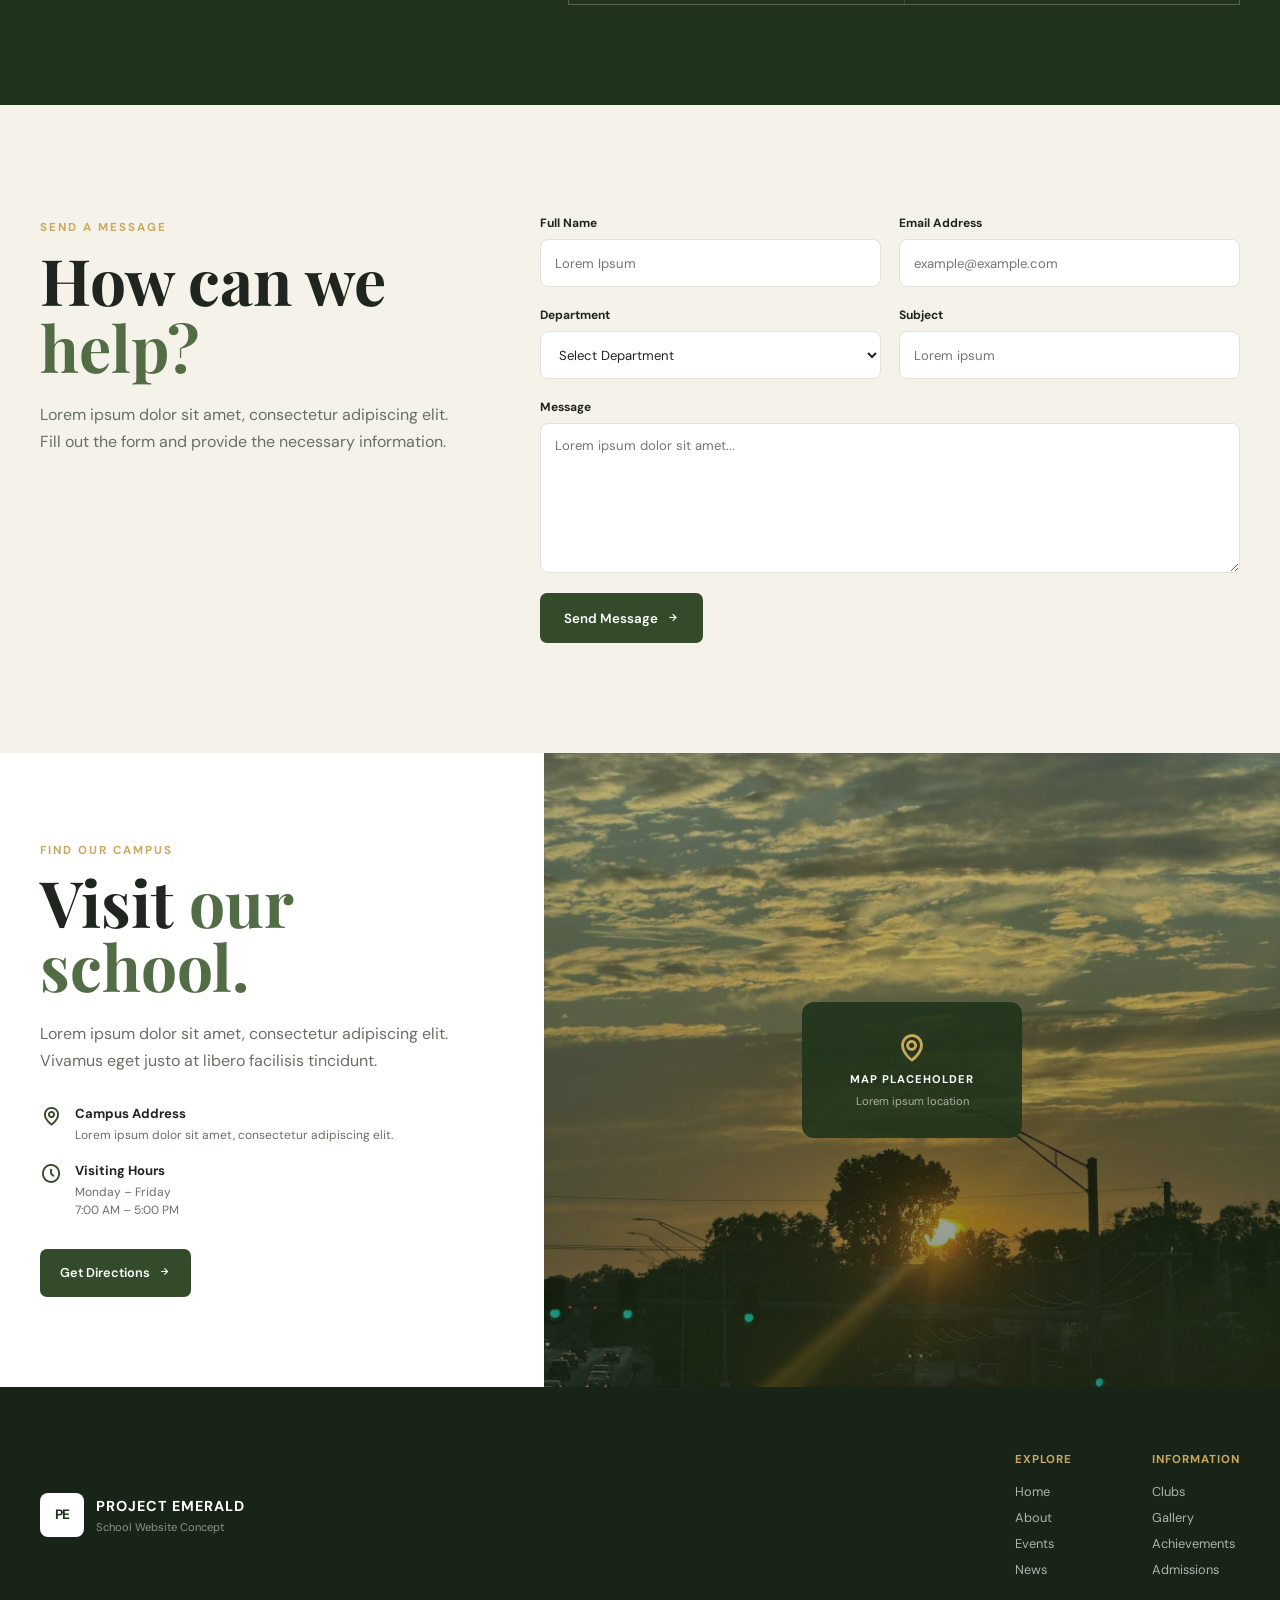
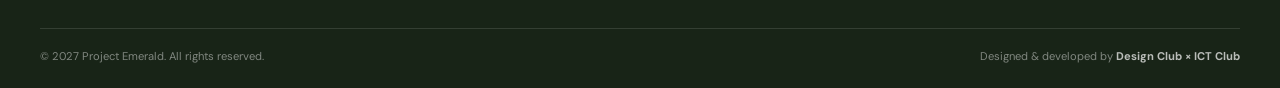
<file: HTML/contact.html>
<!DOCTYPE html>
<html lang="en">
<head>
    <meta charset="UTF-8">
    <meta name="viewport" content="width=device-width, initial-scale=1.0">

    <title>Project Emerald | Contact</title>

    <link rel="stylesheet" href="../CSS/contact.css">

    <link
        href="https://unpkg.com/boxicons@2.1.4/css/boxicons.min.css"
        rel="stylesheet"
    >

    <link
        rel="shortcut icon"
        href=""
        type="image/x-icon"
    >
</head>

<body>

    <!-- =========================
         HEADER
    ========================== -->

    <header class="site-header">

        <a href="../index.html" class="brand">

            <div class="brand-mark">
                PE
            </div>

            <div class="brand-text">
                <span class="brand-name">
                    PROJECT EMERALD
                </span>

                <span class="brand-subtitle">
                    School Website Concept
                </span>
            </div>

        </a>


        <nav class="navigation">

            <a href="../index.html">
                Home
            </a>

            <a href="./aboutus.html">
                About
            </a>

            <a href="./events.html">
                Events
            </a>

            <a href="./news.html">
                News
            </a>

            <a href="./clubs.html">
                Clubs
            </a>

            <a href="./contact.html" class="active">
                Contact
            </a>

        </nav>


        <!-- Login intentionally disabled -->

        <button id="login-button" class="login-button">

            <i class="bx bxl-google"></i>

            Login

        </button>

    </header>


    <!-- =========================
         MAIN
    ========================== -->

    <main>


        <!-- =========================
             HERO
        ========================== -->

        <section class="contact-hero">

            <div class="contact-hero-content">

                <span class="eyebrow">
                    CONTACT OUR SCHOOL
                </span>

                <h1>
                    Get in touch.
                </h1>

                <p>
                    Lorem ipsum dolor sit amet, consectetur adipiscing elit.
                    Vivamus eget justo at libero facilisis tincidunt.
                </p>

            </div>

        </section>


        <!-- =========================
             SCHOOL CONTACT
        ========================== -->

        <section class="section school-contact">

            <div class="section-heading">

                <span class="section-label">
                    SCHOOL INFORMATION
                </span>

                <h2>
                    We're here
                    <span>to help.</span>
                </h2>

                <p>
                    Lorem ipsum dolor sit amet, consectetur adipiscing elit.
                    Integer vitae justo vel neque tincidunt tincidunt.
                </p>

            </div>


            <div class="contact-information-grid">

                <div class="information-card">

                    <div class="information-icon">
                        <i class="bx bx-map"></i>
                    </div>

                    <div>
                        <span class="information-label">
                            ADDRESS
                        </span>

                        <h3>
                            Lorem Ipsum School Campus
                        </h3>

                        <p>
                            Lorem ipsum dolor sit amet,
                            consectetur adipiscing elit.
                        </p>
                    </div>

                </div>


                <div class="information-card">

                    <div class="information-icon">
                        <i class="bx bx-phone"></i>
                    </div>

                    <div>
                        <span class="information-label">
                            TELEPHONE
                        </span>

                        <h3>
                            (000) 000-0000
                        </h3>

                        <p>
                            Lorem ipsum dolor sit amet,
                            consectetur adipiscing elit.
                        </p>
                    </div>

                </div>


                <div class="information-card">

                    <div class="information-icon">
                        <i class="bx bx-envelope"></i>
                    </div>

                    <div>
                        <span class="information-label">
                            EMAIL
                        </span>

                        <h3>
                            school@example.edu
                        </h3>

                        <p>
                            Lorem ipsum dolor sit amet,
                            consectetur adipiscing elit.
                        </p>
                    </div>

                </div>


                <div class="information-card">

                    <div class="information-icon">
                        <i class="bx bx-time-five"></i>
                    </div>

                    <div>
                        <span class="information-label">
                            OFFICE HOURS
                        </span>

                        <h3>
                            Monday – Friday
                        </h3>

                        <p>
                            7:00 AM – 5:00 PM
                        </p>
                    </div>

                </div>

            </div>

        </section>


        <!-- =========================
             DEPARTMENTS
        ========================== -->

        <section class="section departments">

            <div class="section-heading">

                <span class="section-label">
                    SCHOOL DIRECTORY
                </span>

                <h2>
                    Find the
                    <span>right office.</span>
                </h2>

                <p>
                    Lorem ipsum dolor sit amet, consectetur adipiscing elit.
                    Select the department that best matches your concern.
                </p>

            </div>


            <div class="department-grid">


                <!-- Administration -->

                <article class="department-card">

                    <div class="department-icon">
                        <i class="bx bx-buildings"></i>
                    </div>

                    <span class="department-type">
                        ADMINISTRATION
                    </span>

                    <h3>
                        School Administration
                    </h3>

                    <p>
                        Lorem ipsum dolor sit amet,
                        consectetur adipiscing elit.
                    </p>

                    <div class="department-details">

                        <span>
                            <i class="bx bx-envelope"></i>
                            administration@example.edu
                        </span>

                        <span>
                            <i class="bx bx-door-open"></i>
                            Office 101
                        </span>

                    </div>

                    <a href="#" class="department-link">
                        Contact Department
                        <i class="bx bx-right-arrow-alt"></i>
                    </a>

                </article>


                <!-- Academics -->

                <article class="department-card">

                    <div class="department-icon">
                        <i class="bx bx-book-open"></i>
                    </div>

                    <span class="department-type">
                        ACADEMICS
                    </span>

                    <h3>
                        Academic Affairs
                    </h3>

                    <p>
                        Lorem ipsum dolor sit amet,
                        consectetur adipiscing elit.
                    </p>

                    <div class="department-details">

                        <span>
                            <i class="bx bx-envelope"></i>
                            academics@example.edu
                        </span>

                        <span>
                            <i class="bx bx-door-open"></i>
                            Office 102
                        </span>

                    </div>

                    <a href="#" class="department-link">
                        Contact Department
                        <i class="bx bx-right-arrow-alt"></i>
                    </a>

                </article>


                <!-- Student Affairs -->

                <article class="department-card">

                    <div class="department-icon">
                        <i class="bx bx-group"></i>
                    </div>

                    <span class="department-type">
                        STUDENT SERVICES
                    </span>

                    <h3>
                        Student Affairs
                    </h3>

                    <p>
                        Lorem ipsum dolor sit amet,
                        consectetur adipiscing elit.
                    </p>

                    <div class="department-details">

                        <span>
                            <i class="bx bx-envelope"></i>
                            students@example.edu
                        </span>

                        <span>
                            <i class="bx bx-door-open"></i>
                            Office 103
                        </span>

                    </div>

                    <a href="#" class="department-link">
                        Contact Department
                        <i class="bx bx-right-arrow-alt"></i>
                    </a>

                </article>


                <!-- Guidance -->

                <article class="department-card">

                    <div class="department-icon">
                        <i class="bx bx-heart"></i>
                    </div>

                    <span class="department-type">
                        STUDENT SUPPORT
                    </span>

                    <h3>
                        Guidance Office
                    </h3>

                    <p>
                        Lorem ipsum dolor sit amet,
                        consectetur adipiscing elit.
                    </p>

                    <div class="department-details">

                        <span>
                            <i class="bx bx-envelope"></i>
                            guidance@example.edu
                        </span>

                        <span>
                            <i class="bx bx-door-open"></i>
                            Office 104
                        </span>

                    </div>

                    <a href="#" class="department-link">
                        Contact Department
                        <i class="bx bx-right-arrow-alt"></i>
                    </a>

                </article>


                <!-- Registrar -->

                <article class="department-card">

                    <div class="department-icon">
                        <i class="bx bx-file"></i>
                    </div>

                    <span class="department-type">
                        RECORDS
                    </span>

                    <h3>
                        Registrar's Office
                    </h3>

                    <p>
                        Lorem ipsum dolor sit amet,
                        consectetur adipiscing elit.
                    </p>

                    <div class="department-details">

                        <span>
                            <i class="bx bx-envelope"></i>
                            registrar@example.edu
                        </span>

                        <span>
                            <i class="bx bx-door-open"></i>
                            Office 105
                        </span>

                    </div>

                    <a href="#" class="department-link">
                        Contact Department
                        <i class="bx bx-right-arrow-alt"></i>
                    </a>

                </article>


                <!-- Finance -->

                <article class="department-card">

                    <div class="department-icon">
                        <i class="bx bx-wallet"></i>
                    </div>

                    <span class="department-type">
                        ADMINISTRATION
                    </span>

                    <h3>
                        Finance Office
                    </h3>

                    <p>
                        Lorem ipsum dolor sit amet,
                        consectetur adipiscing elit.
                    </p>

                    <div class="department-details">

                        <span>
                            <i class="bx bx-envelope"></i>
                            finance@example.edu
                        </span>

                        <span>
                            <i class="bx bx-door-open"></i>
                            Office 106
                        </span>

                    </div>

                    <a href="#" class="department-link">
                        Contact Department
                        <i class="bx bx-right-arrow-alt"></i>
                    </a>

                </article>


                <!-- ICT -->

                <article class="department-card">

                    <div class="department-icon">
                        <i class="bx bx-desktop"></i>
                    </div>

                    <span class="department-type">
                        TECHNOLOGY
                    </span>

                    <h3>
                        ICT Office
                    </h3>

                    <p>
                        Lorem ipsum dolor sit amet,
                        consectetur adipiscing elit.
                    </p>

                    <div class="department-details">

                        <span>
                            <i class="bx bx-envelope"></i>
                            ict@example.edu
                        </span>

                        <span>
                            <i class="bx bx-door-open"></i>
                            Office 107
                        </span>

                    </div>

                    <a href="#" class="department-link">
                        Contact Department
                        <i class="bx bx-right-arrow-alt"></i>
                    </a>

                </article>


                <!-- Library -->

                <article class="department-card">

                    <div class="department-icon">
                        <i class="bx bx-library"></i>
                    </div>

                    <span class="department-type">
                        ACADEMIC SERVICES
                    </span>

                    <h3>
                        School Library
                    </h3>

                    <p>
                        Lorem ipsum dolor sit amet,
                        consectetur adipiscing elit.
                    </p>

                    <div class="department-details">

                        <span>
                            <i class="bx bx-envelope"></i>
                            library@example.edu
                        </span>

                        <span>
                            <i class="bx bx-door-open"></i>
                            Library Building
                        </span>

                    </div>

                    <a href="#" class="department-link">
                        Contact Department
                        <i class="bx bx-right-arrow-alt"></i>
                    </a>

                </article>


                <!-- Clinic -->

                <article class="department-card">

                    <div class="department-icon">
                        <i class="bx bx-plus-medical"></i>
                    </div>

                    <span class="department-type">
                        HEALTH SERVICES
                    </span>

                    <h3>
                        School Clinic
                    </h3>

                    <p>
                        Lorem ipsum dolor sit amet,
                        consectetur adipiscing elit.
                    </p>

                    <div class="department-details">

                        <span>
                            <i class="bx bx-envelope"></i>
                            clinic@example.edu
                        </span>

                        <span>
                            <i class="bx bx-door-open"></i>
                            Clinic Building
                        </span>

                    </div>

                    <a href="#" class="department-link">
                        Contact Department
                        <i class="bx bx-right-arrow-alt"></i>
                    </a>

                </article>

            </div>

        </section>


        <!-- =========================
             STUDENT SUPPORT
        ========================== -->

        <section class="support-section">

            <div class="support-content">

                <span class="section-label">
                    STUDENT SUPPORT
                </span>

                <h2>
                    Not sure where
                    <br>
                    to go?
                </h2>

                <p>
                    Lorem ipsum dolor sit amet, consectetur adipiscing elit.
                    We can help you find the appropriate office or service.
                </p>

            </div>


            <div class="support-grid">

                <a href="#" class="support-item">

                    <i class="bx bx-book-open"></i>

                    <div>
                        <strong>
                            Academic Support
                        </strong>

                        <span>
                            Lorem ipsum dolor sit amet.
                        </span>
                    </div>

                    <i class="bx bx-right-arrow-alt arrow"></i>

                </a>


                <a href="#" class="support-item">

                    <i class="bx bx-heart"></i>

                    <div>
                        <strong>
                            Guidance & Counseling
                        </strong>

                        <span>
                            Lorem ipsum dolor sit amet.
                        </span>
                    </div>

                    <i class="bx bx-right-arrow-alt arrow"></i>

                </a>


                <a href="#" class="support-item">

                    <i class="bx bx-group"></i>

                    <div>
                        <strong>
                            Student Affairs
                        </strong>

                        <span>
                            Lorem ipsum dolor sit amet.
                        </span>
                    </div>

                    <i class="bx bx-right-arrow-alt arrow"></i>

                </a>


                <a href="#" class="support-item">

                    <i class="bx bx-plus-medical"></i>

                    <div>
                        <strong>
                            Health & Wellness
                        </strong>

                        <span>
                            Lorem ipsum dolor sit amet.
                        </span>
                    </div>

                    <i class="bx bx-right-arrow-alt arrow"></i>

                </a>

            </div>

        </section>


        <!-- =========================
             CONTACT FORM
        ========================== -->

        <section class="section message-section">

            <div class="message-container">

                <div class="message-introduction">

                    <span class="section-label">
                        SEND A MESSAGE
                    </span>

                    <h2>
                        How can we
                        <span>help?</span>
                    </h2>

                    <p>
                        Lorem ipsum dolor sit amet, consectetur adipiscing elit.
                        Fill out the form and provide the necessary information.
                    </p>

                </div>


                <form class="contact-form">

                    <div class="form-row">

                        <div class="form-group">

                            <label for="name">
                                Full Name
                            </label>

                            <input
                                type="text"
                                id="name"
                                name="name"
                                placeholder="Lorem Ipsum"
                            >

                        </div>


                        <div class="form-group">

                            <label for="email">
                                Email Address
                            </label>

                            <input
                                type="email"
                                id="email"
                                name="email"
                                placeholder="example@example.com"
                            >

                        </div>

                    </div>


                    <div class="form-row">

                        <div class="form-group">

                            <label for="department">
                                Department
                            </label>

                            <select id="department" name="department">

                                <option value="">
                                    Select Department
                                </option>

                                <option>
                                    School Administration
                                </option>

                                <option>
                                    Academic Affairs
                                </option>

                                <option>
                                    Student Affairs
                                </option>

                                <option>
                                    Guidance Office
                                </option>

                                <option>
                                    Registrar's Office
                                </option>

                                <option>
                                    Finance Office
                                </option>

                                <option>
                                    ICT Office
                                </option>

                                <option>
                                    School Library
                                </option>

                                <option>
                                    School Clinic
                                </option>

                            </select>

                        </div>


                        <div class="form-group">

                            <label for="subject">
                                Subject
                            </label>

                            <input
                                type="text"
                                id="subject"
                                name="subject"
                                placeholder="Lorem ipsum"
                            >

                        </div>

                    </div>


                    <div class="form-group">

                        <label for="message">
                            Message
                        </label>

                        <textarea
                            id="message"
                            name="message"
                            rows="7"
                            placeholder="Lorem ipsum dolor sit amet..."
                        ></textarea>

                    </div>


                    <button
                        type="submit"
                        class="form-button"
                    >

                        Send Message

                        <i class="bx bx-right-arrow-alt"></i>

                    </button>

                </form>

            </div>

        </section>


        <!-- =========================
             CAMPUS LOCATION
        ========================== -->

        <section class="location-section">

            <div class="location-content">

                <span class="section-label">
                    FIND OUR CAMPUS
                </span>

                <h2>
                    Visit
                    <span>our school.</span>
                </h2>

                <p>
                    Lorem ipsum dolor sit amet, consectetur adipiscing elit.
                    Vivamus eget justo at libero facilisis tincidunt.
                </p>


                <div class="location-details">

                    <div>

                        <i class="bx bx-map"></i>

                        <div>

                            <strong>
                                Campus Address
                            </strong>

                            <span>
                                Lorem ipsum dolor sit amet,
                                consectetur adipiscing elit.
                            </span>

                        </div>

                    </div>


                    <div>

                        <i class="bx bx-time-five"></i>

                        <div>

                            <strong>
                                Visiting Hours
                            </strong>

                            <span>
                                Monday – Friday
                                <br>
                                7:00 AM – 5:00 PM
                            </span>

                        </div>

                    </div>

                </div>


                <a href="#" class="location-button">

                    Get Directions

                    <i class="bx bx-right-arrow-alt"></i>

                </a>

            </div>


            <div class="map-placeholder">

                <div class="map-overlay">

                    <i class="bx bx-map"></i>

                    <span>
                        MAP PLACEHOLDER
                    </span>

                    <small>
                        Lorem ipsum location
                    </small>

                </div>

            </div>

        </section>

    </main>


    <!-- =========================
         FOOTER
    ========================== -->

    <footer>

        <div class="footer-main">

            <div class="footer-brand">

                <div class="brand-mark">
                    PE
                </div>

                <div>

                    <strong>
                        PROJECT EMERALD
                    </strong>

                    <p>
                        School Website Concept
                    </p>

                </div>

            </div>


            <div class="footer-links">

                <div>

                    <h4>
                        Explore
                    </h4>

                    <a href="../index.html">
                        Home
                    </a>

                    <a href="./aboutus.html">
                        About
                    </a>

                    <a href="./events.html">
                        Events
                    </a>

                    <a href="./news.html">
                        News
                    </a>

                </div>


                <div>

                    <h4>
                        Information
                    </h4>

                    <a href="./clubs.html">
                        Clubs
                    </a>

                    <a href="./gallery.html">
                        Gallery
                    </a>

                    <a href="./achievements.html">
                        Achievements
                    </a>

                    <a href="./admission.html">
                        Admissions
                    </a>

                </div>

            </div>

        </div>


        <div class="footer-bottom">

            <p>
                &copy; 2027 Project Emerald.
                All rights reserved.
            </p>

            <p>
                Designed & developed by
                <strong>
                    Design Club × ICT Club
                </strong>
            </p>

        </div>

    </footer>


</body>
</html>
</file>
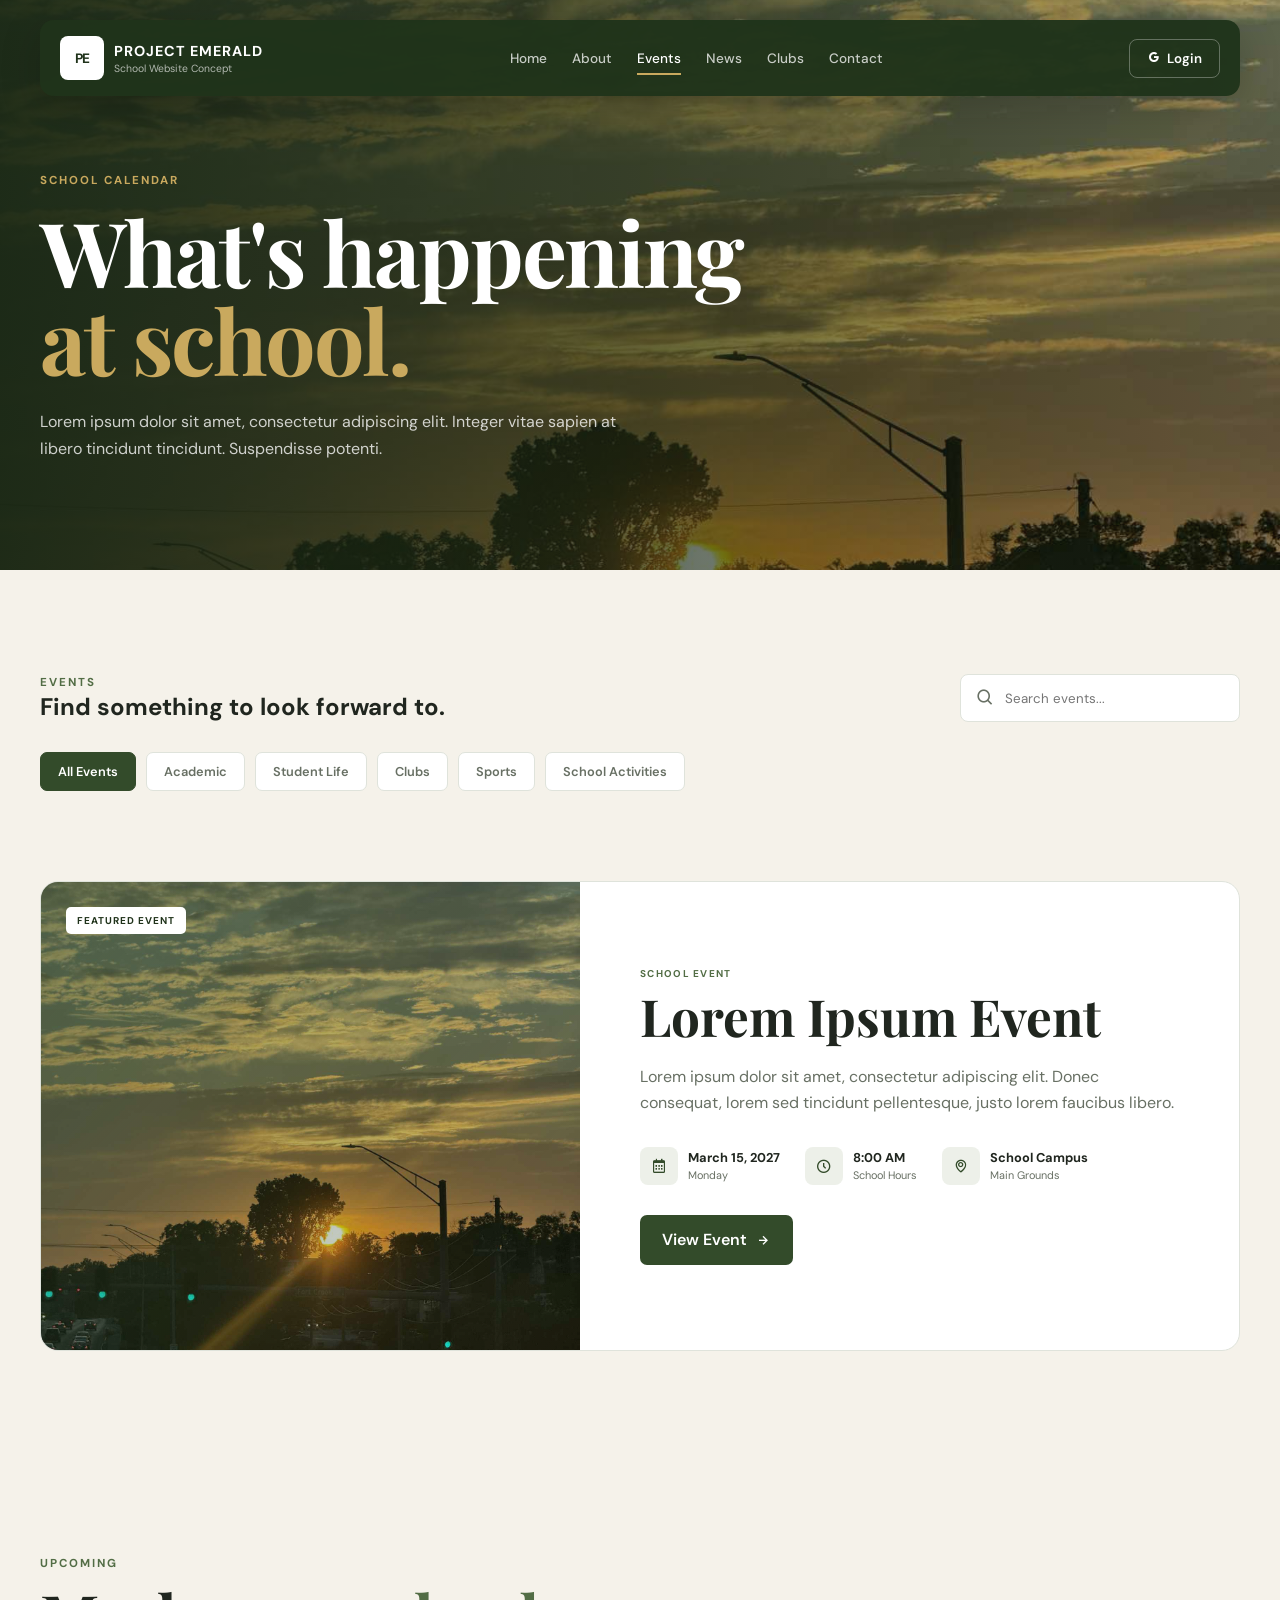
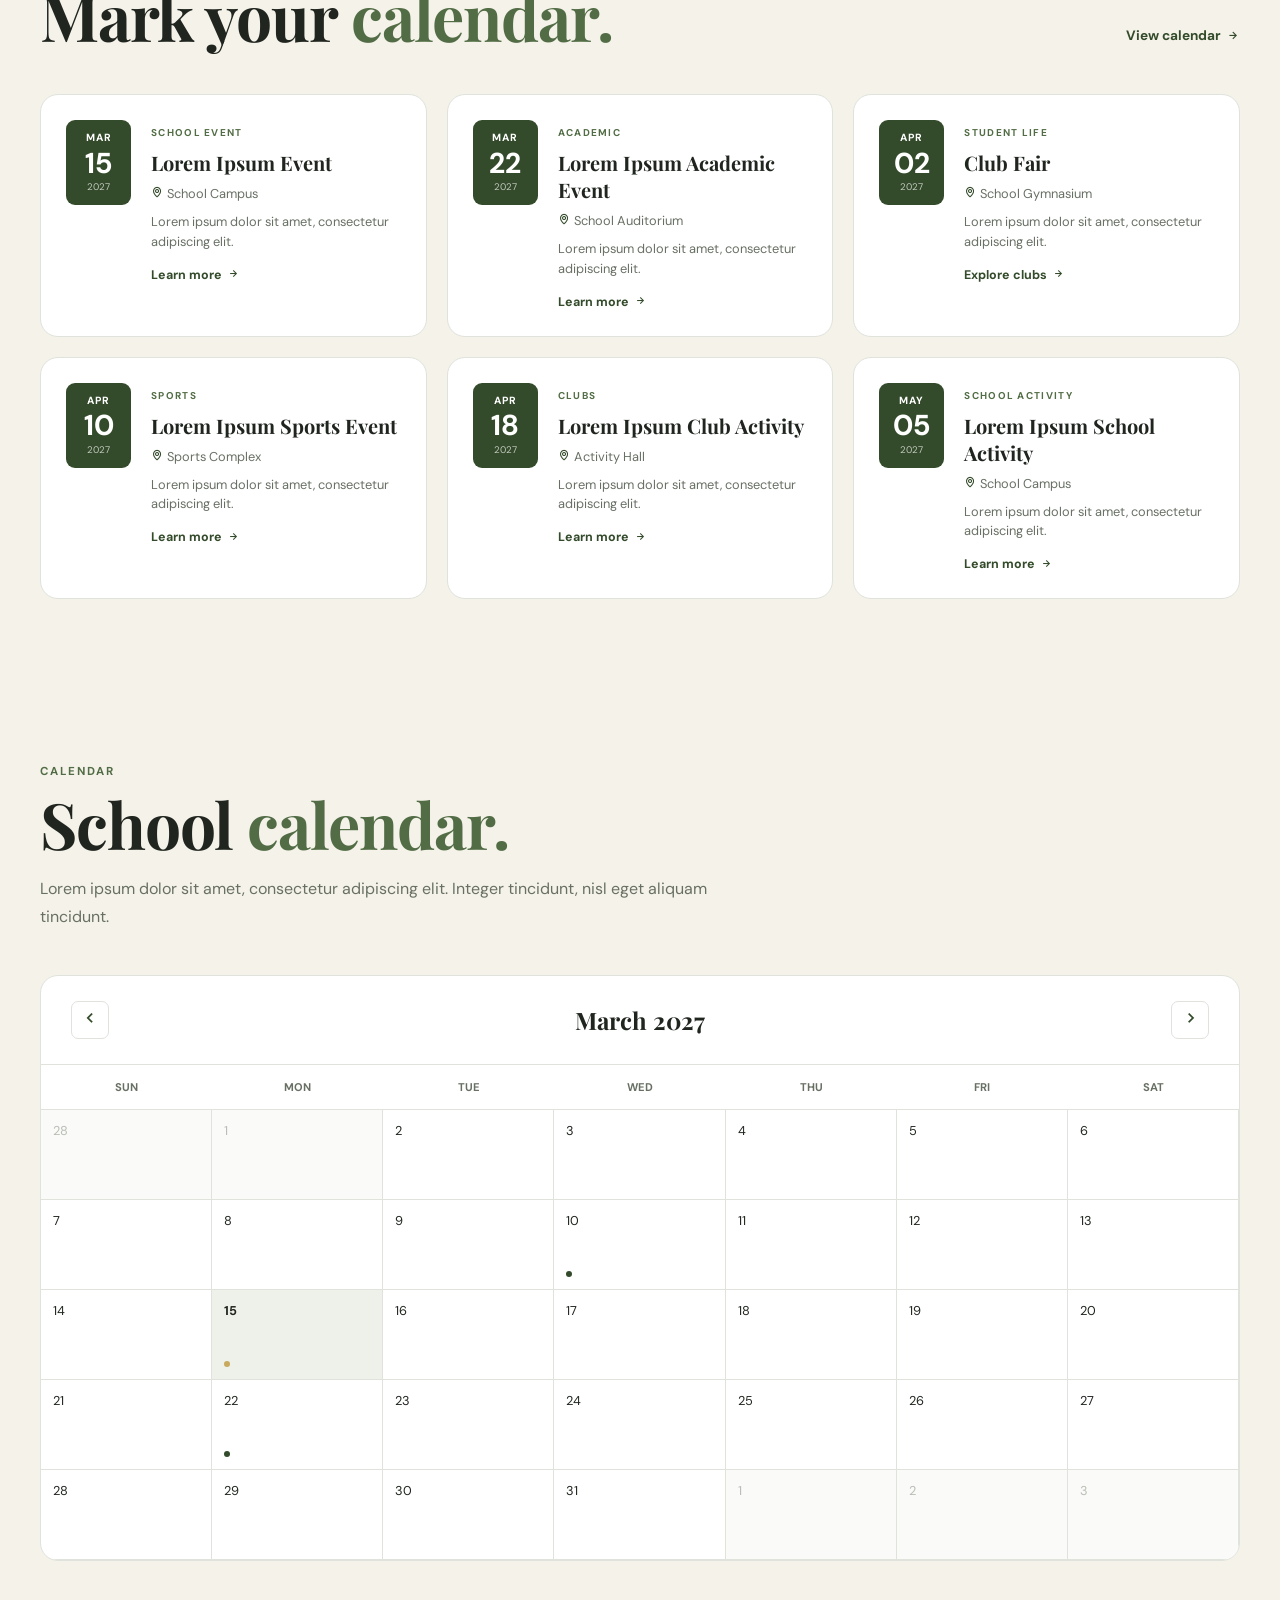
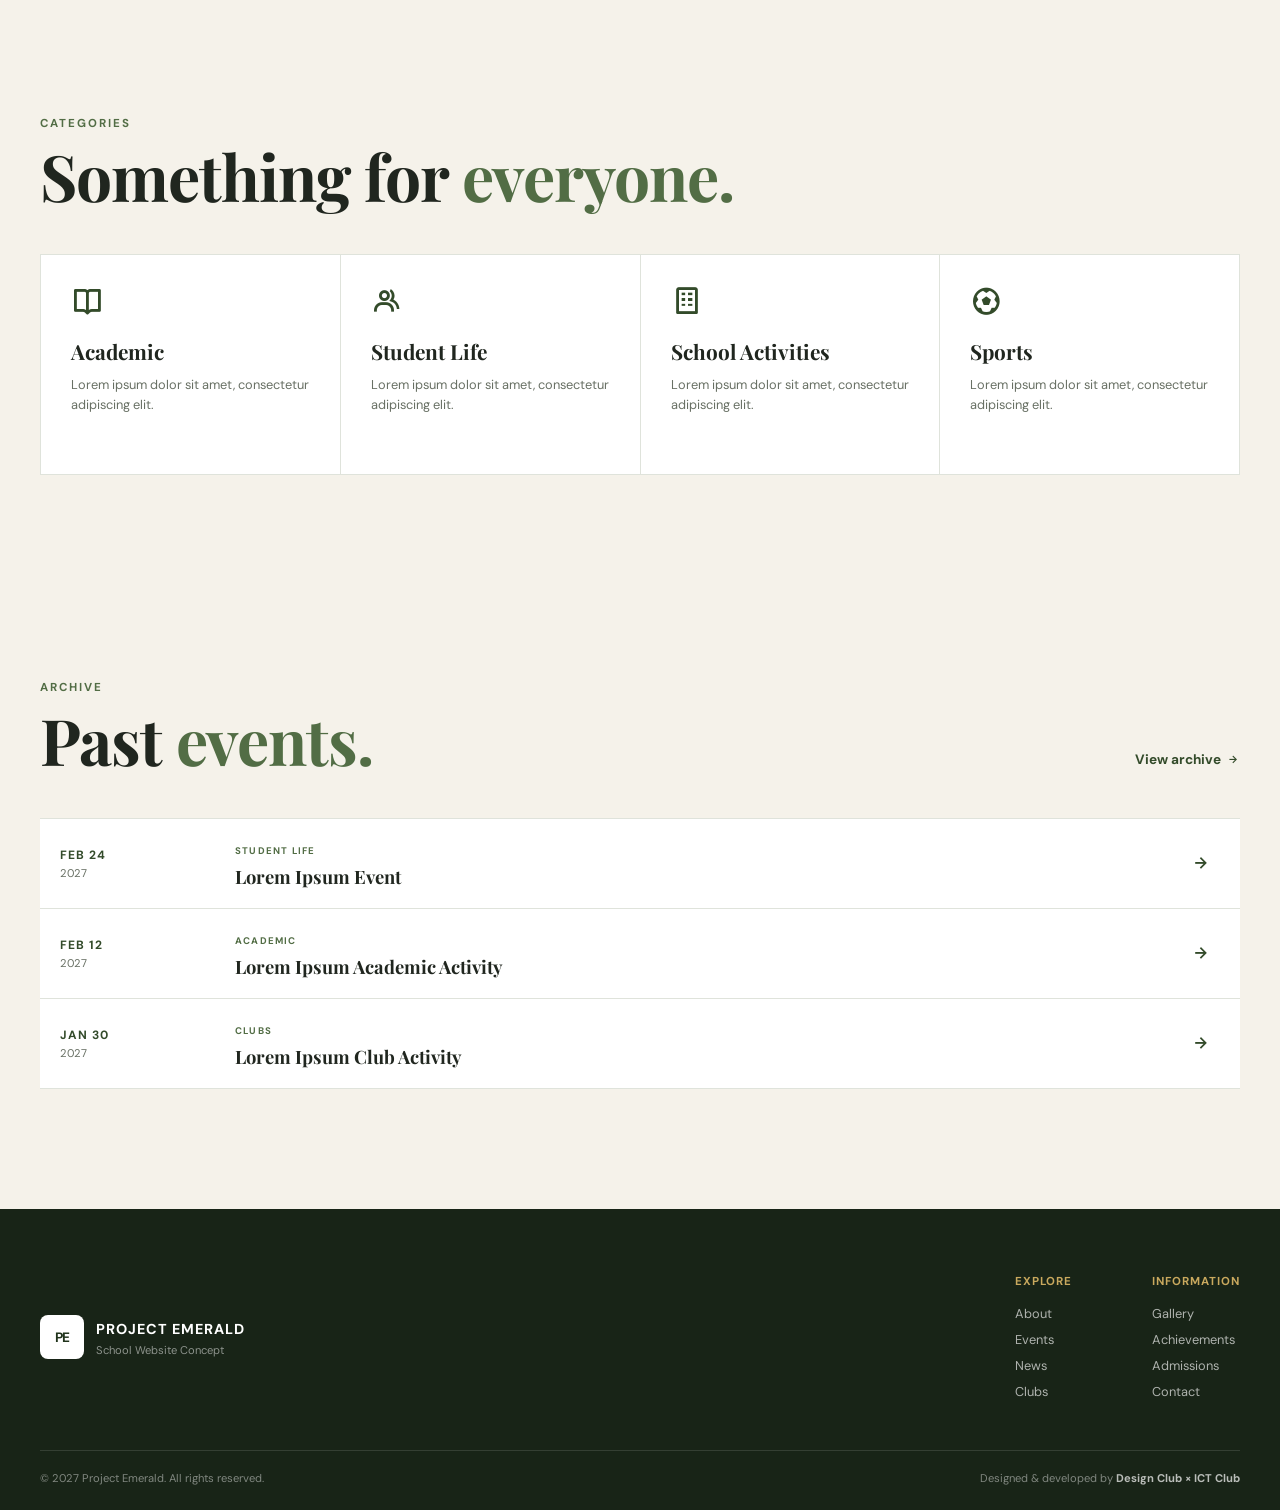
<file: HTML/events.html>
<!DOCTYPE html>
<html lang="en">
<head>
    <meta charset="UTF-8">
    <meta name="viewport" content="width=device-width, initial-scale=1.0">

    <title>Project Emerald | Events</title>

    <link rel="stylesheet" href="../CSS/events.css">

    <link
        href="https://unpkg.com/boxicons@2.1.4/css/boxicons.min.css"
        rel="stylesheet"
    >

    <link
        rel="shortcut icon"
        href=""
        type="image/x-icon"
    >
</head>

<body>

    <!-- =========================
         HEADER
    ========================== -->

    <header class="site-header">

        <a href="../index.html" class="brand">

            <div class="brand-mark">
                PE
            </div>

            <div class="brand-text">

                <span class="brand-name">
                    PROJECT EMERALD
                </span>

                <span class="brand-subtitle">
                    School Website Concept
                </span>

            </div>

        </a>


        <nav class="navigation">

            <a href="../index.html">
                Home
            </a>

            <a href="./aboutus.html">
                About
            </a>

            <a href="./events.html" class="active">
                Events
            </a>

            <a href="./news.html">
                News
            </a>

            <a href="./clubs.html">
                Clubs
            </a>

            <a href="./contact.html">
                Contact
            </a>

        </nav>


        <!-- Authentication intentionally disabled -->

        <button id="login-button" class="login-button">

            <i class="bx bxl-google"></i>

            Login

        </button>

    </header>



    <main>

        <!-- =========================
             PAGE HERO
        ========================== -->

        <section class="events-hero">

            <div class="events-hero-overlay"></div>

            <div class="events-hero-content">

                <span class="eyebrow">
                    SCHOOL CALENDAR
                </span>

                <h1>
                    What's happening
                    <br>
                    <span>at school.</span>
                </h1>

                <p>
                    Lorem ipsum dolor sit amet, consectetur adipiscing elit.
                    Integer vitae sapien at libero tincidunt tincidunt.
                    Suspendisse potenti.
                </p>

            </div>

        </section>



        <!-- =========================
             EVENT FILTERS
        ========================== -->

        <section class="event-controls section">

            <div class="event-controls-heading">

                <div>

                    <span class="section-label">
                        EVENTS
                    </span>

                    <h2>
                        Find something
                        <span>to look forward to.</span>
                    </h2>

                </div>


                <div class="event-search">

                    <i class="bx bx-search"></i>

                    <input
                        type="text"
                        placeholder="Search events..."
                    >

                </div>

            </div>


            <div class="event-filters">

                <button class="filter-button active">
                    All Events
                </button>

                <button class="filter-button">
                    Academic
                </button>

                <button class="filter-button">
                    Student Life
                </button>

                <button class="filter-button">
                    Clubs
                </button>

                <button class="filter-button">
                    Sports
                </button>

                <button class="filter-button">
                    School Activities
                </button>

            </div>

        </section>



        <!-- =========================
             FEATURED EVENT
        ========================== -->

        <section class="featured-section section">

            <div class="featured-event">

                <div class="featured-event-image">

                    <span class="featured-badge">
                        FEATURED EVENT
                    </span>

                </div>


                <div class="featured-event-content">

                    <span class="event-type">
                        SCHOOL EVENT
                    </span>

                    <h2>
                        Lorem Ipsum Event
                    </h2>

                    <p class="featured-description">
                        Lorem ipsum dolor sit amet, consectetur adipiscing
                        elit. Donec consequat, lorem sed tincidunt
                        pellentesque, justo lorem faucibus libero.
                    </p>


                    <div class="featured-details">

                        <div>

                            <i class="bx bx-calendar"></i>

                            <div>
                                <strong>
                                    March 15, 2027
                                </strong>

                                <span>
                                    Monday
                                </span>
                            </div>

                        </div>


                        <div>

                            <i class="bx bx-time-five"></i>

                            <div>
                                <strong>
                                    8:00 AM
                                </strong>

                                <span>
                                    School Hours
                                </span>
                            </div>

                        </div>


                        <div>

                            <i class="bx bx-map"></i>

                            <div>
                                <strong>
                                    School Campus
                                </strong>

                                <span>
                                    Main Grounds
                                </span>
                            </div>

                        </div>

                    </div>


                    <a href="#" class="primary-button">

                        View Event

                        <i class="bx bx-right-arrow-alt"></i>

                    </a>

                </div>

            </div>

        </section>



        <!-- =========================
             UPCOMING EVENTS
        ========================== -->

        <section class="upcoming-section section">

            <div class="section-heading split-heading">

                <div>

                    <span class="section-label">
                        UPCOMING
                    </span>

                    <h2>
                        Mark your
                        <span>calendar.</span>
                    </h2>

                </div>


                <a href="#" class="text-link">

                    View calendar

                    <i class="bx bx-right-arrow-alt"></i>

                </a>

            </div>



            <div class="events-grid">


                <!-- EVENT 1 -->

                <article class="event-card">

                    <div class="event-date">

                        <span>
                            MAR
                        </span>

                        <strong>
                            15
                        </strong>

                        <small>
                            2027
                        </small>

                    </div>


                    <div class="event-information">

                        <span class="event-type">
                            SCHOOL EVENT
                        </span>

                        <h3>
                            Lorem Ipsum Event
                        </h3>

                        <p class="event-location">

                            <i class="bx bx-map"></i>

                            School Campus

                        </p>

                        <p>
                            Lorem ipsum dolor sit amet,
                            consectetur adipiscing elit.
                        </p>

                        <a href="#" class="card-link">

                            Learn more

                            <i class="bx bx-right-arrow-alt"></i>

                        </a>

                    </div>

                </article>



                <!-- EVENT 2 -->

                <article class="event-card">

                    <div class="event-date">

                        <span>
                            MAR
                        </span>

                        <strong>
                            22
                        </strong>

                        <small>
                            2027
                        </small>

                    </div>


                    <div class="event-information">

                        <span class="event-type">
                            ACADEMIC
                        </span>

                        <h3>
                            Lorem Ipsum Academic Event
                        </h3>

                        <p class="event-location">

                            <i class="bx bx-map"></i>

                            School Auditorium

                        </p>

                        <p>
                            Lorem ipsum dolor sit amet,
                            consectetur adipiscing elit.
                        </p>

                        <a href="#" class="card-link">

                            Learn more

                            <i class="bx bx-right-arrow-alt"></i>

                        </a>

                    </div>

                </article>



                <!-- EVENT 3 -->

                <article class="event-card">

                    <div class="event-date">

                        <span>
                            APR
                        </span>

                        <strong>
                            02
                        </strong>

                        <small>
                            2027
                        </small>

                    </div>


                    <div class="event-information">

                        <span class="event-type">
                            STUDENT LIFE
                        </span>

                        <h3>
                            Club Fair
                        </h3>

                        <p class="event-location">

                            <i class="bx bx-map"></i>

                            School Gymnasium

                        </p>

                        <p>
                            Lorem ipsum dolor sit amet,
                            consectetur adipiscing elit.
                        </p>

                        <a href="#" class="card-link">

                            Explore clubs

                            <i class="bx bx-right-arrow-alt"></i>

                        </a>

                    </div>

                </article>



                <!-- EVENT 4 -->

                <article class="event-card">

                    <div class="event-date">

                        <span>
                            APR
                        </span>

                        <strong>
                            10
                        </strong>

                        <small>
                            2027
                        </small>

                    </div>


                    <div class="event-information">

                        <span class="event-type">
                            SPORTS
                        </span>

                        <h3>
                            Lorem Ipsum Sports Event
                        </h3>

                        <p class="event-location">

                            <i class="bx bx-map"></i>

                            Sports Complex

                        </p>

                        <p>
                            Lorem ipsum dolor sit amet,
                            consectetur adipiscing elit.
                        </p>

                        <a href="#" class="card-link">

                            Learn more

                            <i class="bx bx-right-arrow-alt"></i>

                        </a>

                    </div>

                </article>



                <!-- EVENT 5 -->

                <article class="event-card">

                    <div class="event-date">

                        <span>
                            APR
                        </span>

                        <strong>
                            18
                        </strong>

                        <small>
                            2027
                        </small>

                    </div>


                    <div class="event-information">

                        <span class="event-type">
                            CLUBS
                        </span>

                        <h3>
                            Lorem Ipsum Club Activity
                        </h3>

                        <p class="event-location">

                            <i class="bx bx-map"></i>

                            Activity Hall

                        </p>

                        <p>
                            Lorem ipsum dolor sit amet,
                            consectetur adipiscing elit.
                        </p>

                        <a href="#" class="card-link">

                            Learn more

                            <i class="bx bx-right-arrow-alt"></i>

                        </a>

                    </div>

                </article>



                <!-- EVENT 6 -->

                <article class="event-card">

                    <div class="event-date">

                        <span>
                            MAY
                        </span>

                        <strong>
                            05
                        </strong>

                        <small>
                            2027
                        </small>

                    </div>


                    <div class="event-information">

                        <span class="event-type">
                            SCHOOL ACTIVITY
                        </span>

                        <h3>
                            Lorem Ipsum School Activity
                        </h3>

                        <p class="event-location">

                            <i class="bx bx-map"></i>

                            School Campus

                        </p>

                        <p>
                            Lorem ipsum dolor sit amet,
                            consectetur adipiscing elit.
                        </p>

                        <a href="#" class="card-link">

                            Learn more

                            <i class="bx bx-right-arrow-alt"></i>

                        </a>

                    </div>

                </article>

            </div>

        </section>



        <!-- =========================
             CALENDAR
        ========================== -->

        <section class="calendar-section section">

            <div class="section-heading">

                <span class="section-label">
                    CALENDAR
                </span>

                <h2>
                    School
                    <span>calendar.</span>
                </h2>

                <p>
                    Lorem ipsum dolor sit amet, consectetur adipiscing elit.
                    Integer tincidunt, nisl eget aliquam tincidunt.
                </p>

            </div>


            <div class="calendar-container">


                <div class="calendar-header">

                    <button class="calendar-arrow">
                        <i class="bx bx-chevron-left"></i>
                    </button>

                    <h3>
                        March 2027
                    </h3>

                    <button class="calendar-arrow">
                        <i class="bx bx-chevron-right"></i>
                    </button>

                </div>


                <div class="calendar-weekdays">

                    <span>Sun</span>
                    <span>Mon</span>
                    <span>Tue</span>
                    <span>Wed</span>
                    <span>Thu</span>
                    <span>Fri</span>
                    <span>Sat</span>

                </div>


                <div class="calendar-days">

                    <div class="calendar-day muted">28</div>
                    <div class="calendar-day muted">1</div>
                    <div class="calendar-day">2</div>
                    <div class="calendar-day">3</div>
                    <div class="calendar-day">4</div>
                    <div class="calendar-day">5</div>
                    <div class="calendar-day">6</div>

                    <div class="calendar-day">7</div>
                    <div class="calendar-day">8</div>
                    <div class="calendar-day">9</div>
                    <div class="calendar-day event-day">10</div>
                    <div class="calendar-day">11</div>
                    <div class="calendar-day">12</div>
                    <div class="calendar-day">13</div>

                    <div class="calendar-day">14</div>
                    <div class="calendar-day featured-day">15</div>
                    <div class="calendar-day">16</div>
                    <div class="calendar-day">17</div>
                    <div class="calendar-day">18</div>
                    <div class="calendar-day">19</div>
                    <div class="calendar-day">20</div>

                    <div class="calendar-day">21</div>
                    <div class="calendar-day event-day">22</div>
                    <div class="calendar-day">23</div>
                    <div class="calendar-day">24</div>
                    <div class="calendar-day">25</div>
                    <div class="calendar-day">26</div>
                    <div class="calendar-day">27</div>

                    <div class="calendar-day">28</div>
                    <div class="calendar-day">29</div>
                    <div class="calendar-day">30</div>
                    <div class="calendar-day">31</div>
                    <div class="calendar-day muted">1</div>
                    <div class="calendar-day muted">2</div>
                    <div class="calendar-day muted">3</div>

                </div>

            </div>

        </section>



        <!-- =========================
             EVENT CATEGORIES
        ========================== -->

        <section class="categories-section section">

            <div class="section-heading">

                <span class="section-label">
                    CATEGORIES
                </span>

                <h2>
                    Something for
                    <span>everyone.</span>
                </h2>

            </div>


            <div class="category-grid">

                <div class="category-item">

                    <i class="bx bx-book-open"></i>

                    <h3>
                        Academic
                    </h3>

                    <p>
                        Lorem ipsum dolor sit amet,
                        consectetur adipiscing elit.
                    </p>

                </div>


                <div class="category-item">

                    <i class="bx bx-group"></i>

                    <h3>
                        Student Life
                    </h3>

                    <p>
                        Lorem ipsum dolor sit amet,
                        consectetur adipiscing elit.
                    </p>

                </div>


                <div class="category-item">

                    <i class="bx bx-building"></i>

                    <h3>
                        School Activities
                    </h3>

                    <p>
                        Lorem ipsum dolor sit amet,
                        consectetur adipiscing elit.
                    </p>

                </div>


                <div class="category-item">

                    <i class="bx bx-football"></i>

                    <h3>
                        Sports
                    </h3>

                    <p>
                        Lorem ipsum dolor sit amet,
                        consectetur adipiscing elit.
                    </p>

                </div>

            </div>

        </section>



        <!-- =========================
             EVENT ARCHIVE
        ========================== -->

        <section class="archive-section section">

            <div class="section-heading split-heading">

                <div>

                    <span class="section-label">
                        ARCHIVE
                    </span>

                    <h2>
                        Past
                        <span>events.</span>
                    </h2>

                </div>


                <a href="#" class="text-link">

                    View archive

                    <i class="bx bx-right-arrow-alt"></i>

                </a>

            </div>


            <div class="archive-list">

                <a href="#" class="archive-item">

                    <div class="archive-date">

                        <strong>
                            FEB 24
                        </strong>

                        <span>
                            2027
                        </span>

                    </div>

                    <div class="archive-information">

                        <span>
                            STUDENT LIFE
                        </span>

                        <h3>
                            Lorem Ipsum Event
                        </h3>

                    </div>

                    <i class="bx bx-right-arrow-alt"></i>

                </a>


                <a href="#" class="archive-item">

                    <div class="archive-date">

                        <strong>
                            FEB 12
                        </strong>

                        <span>
                            2027
                        </span>

                    </div>

                    <div class="archive-information">

                        <span>
                            ACADEMIC
                        </span>

                        <h3>
                            Lorem Ipsum Academic Activity
                        </h3>

                    </div>

                    <i class="bx bx-right-arrow-alt"></i>

                </a>


                <a href="#" class="archive-item">

                    <div class="archive-date">

                        <strong>
                            JAN 30
                        </strong>

                        <span>
                            2027
                        </span>

                    </div>

                    <div class="archive-information">

                        <span>
                            CLUBS
                        </span>

                        <h3>
                            Lorem Ipsum Club Activity
                        </h3>

                    </div>

                    <i class="bx bx-right-arrow-alt"></i>

                </a>

            </div>

        </section>

    </main>



    <!-- =========================
         FOOTER
    ========================== -->

    <footer>

        <div class="footer-main">

            <div class="footer-brand">

                <div class="brand-mark">
                    PE
                </div>

                <div>

                    <strong>
                        PROJECT EMERALD
                    </strong>

                    <p>
                        School Website Concept
                    </p>

                </div>

            </div>


            <div class="footer-links">

                <div>

                    <h4>
                        Explore
                    </h4>

                    <a href="./aboutus.html">
                        About
                    </a>

                    <a href="./events.html">
                        Events
                    </a>

                    <a href="./news.html">
                        News
                    </a>

                    <a href="./clubs.html">
                        Clubs
                    </a>

                </div>


                <div>

                    <h4>
                        Information
                    </h4>

                    <a href="./gallery.html">
                        Gallery
                    </a>

                    <a href="./achievements.html">
                        Achievements
                    </a>

                    <a href="./admission.html">
                        Admissions
                    </a>

                    <a href="./contact.html">
                        Contact
                    </a>

                </div>

            </div>

        </div>


        <div class="footer-bottom">

            <p>
                &copy; 2027 Project Emerald.
                All rights reserved.
            </p>

            <p>
                Designed & developed by
                <strong>
                    Design Club × ICT Club
                </strong>
            </p>

        </div>

    </footer>

</body>
</html>
</file>
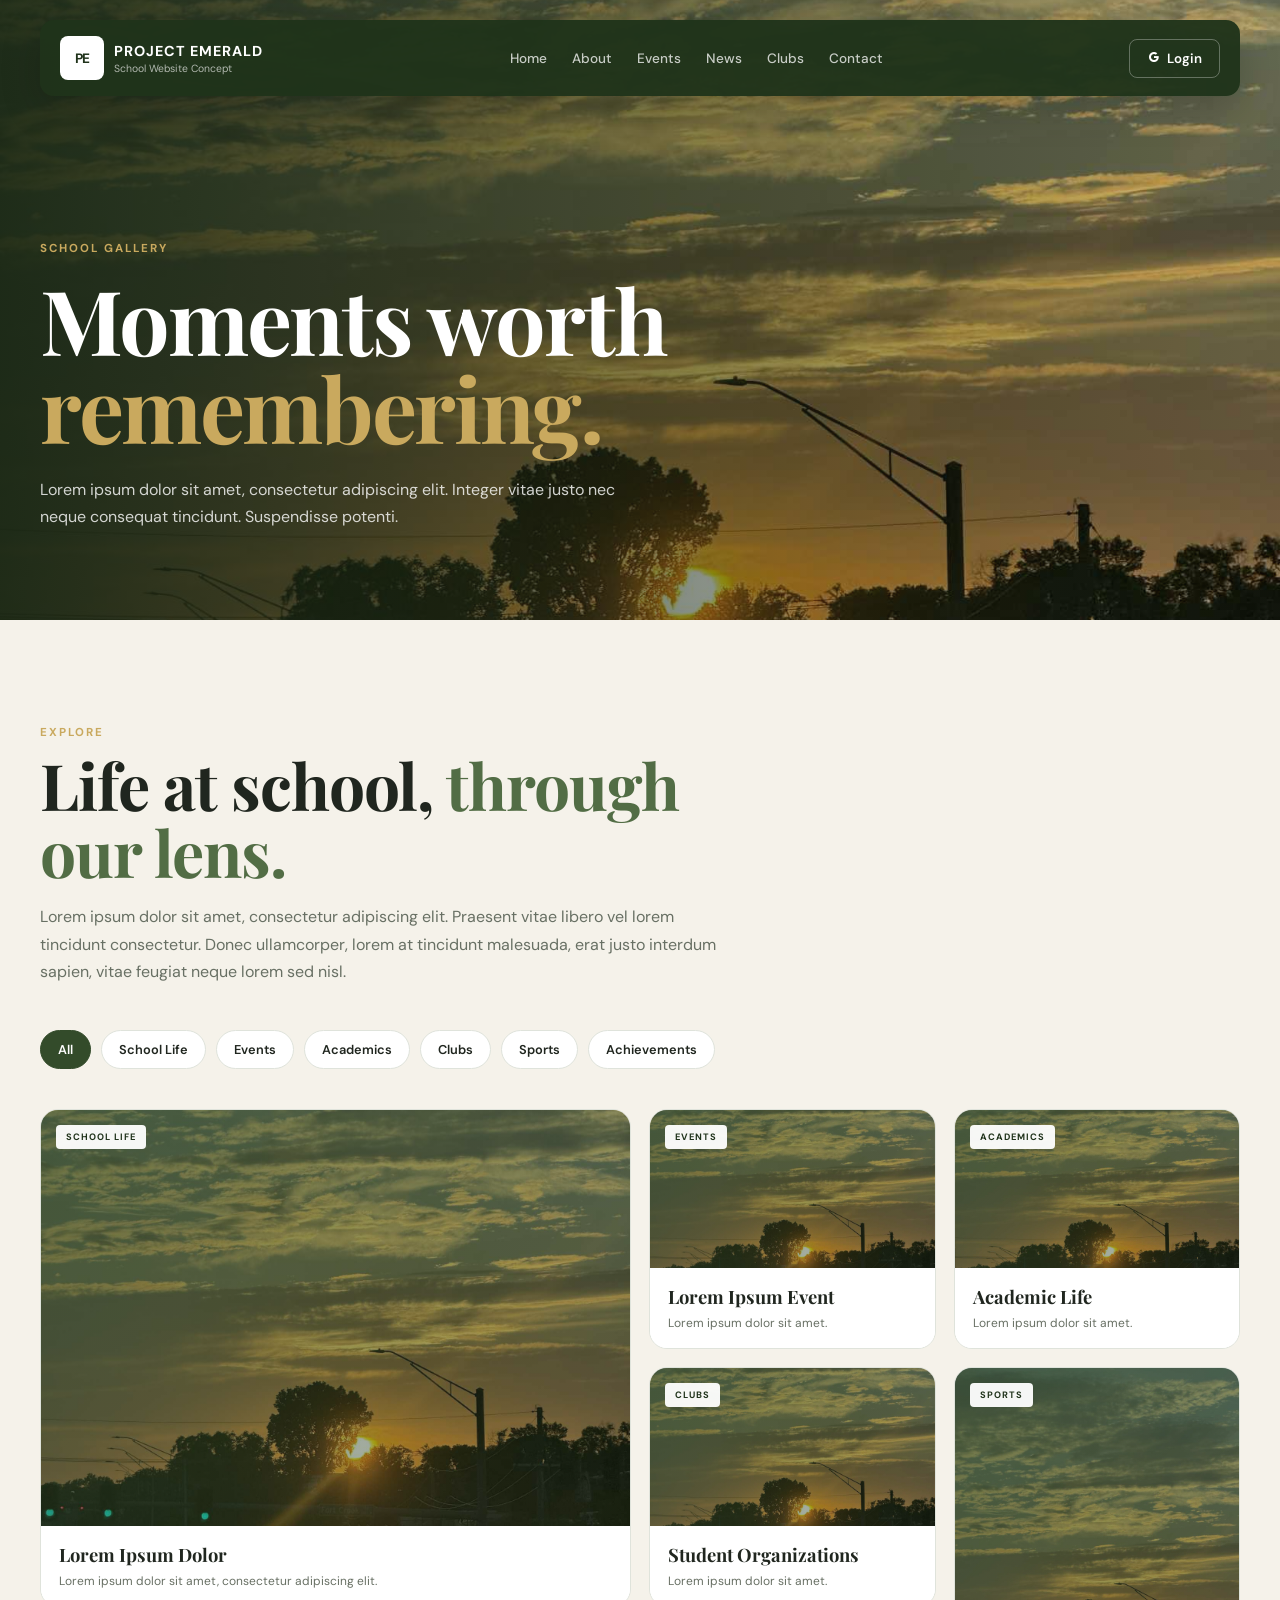
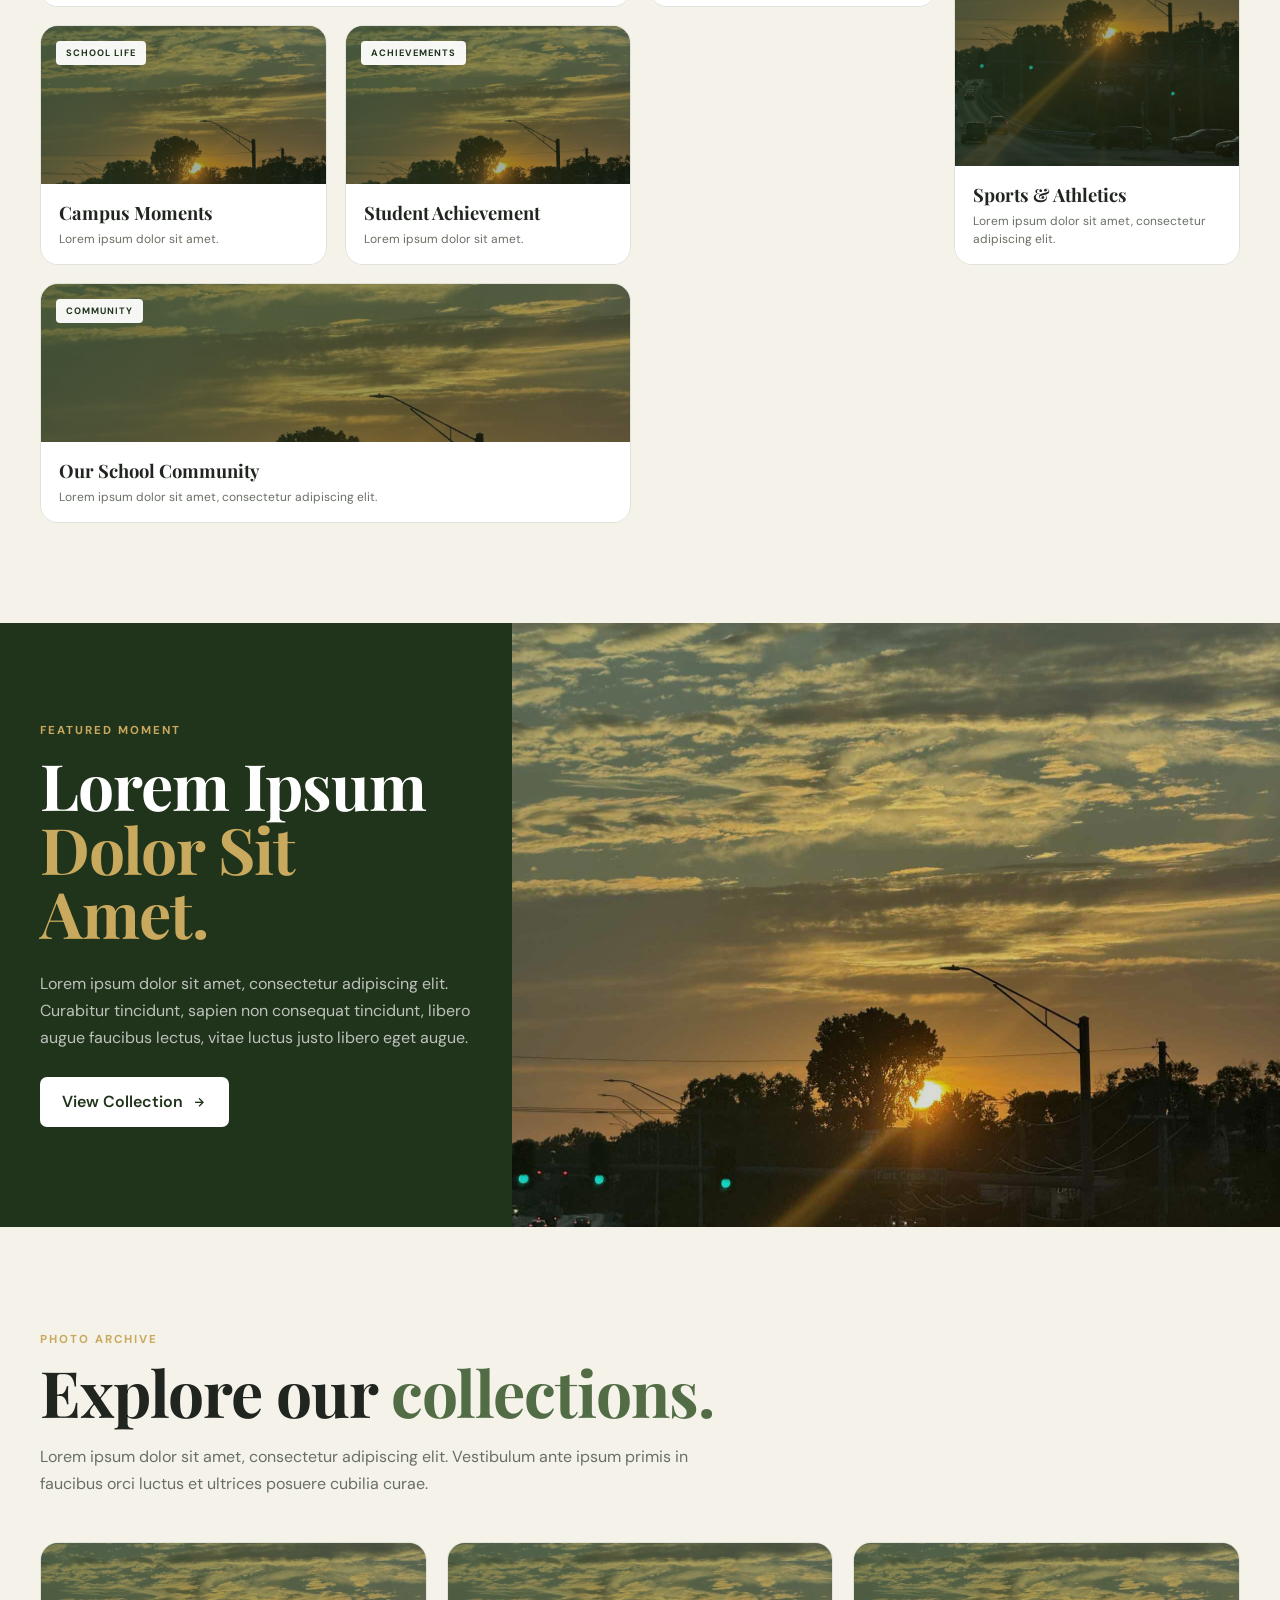
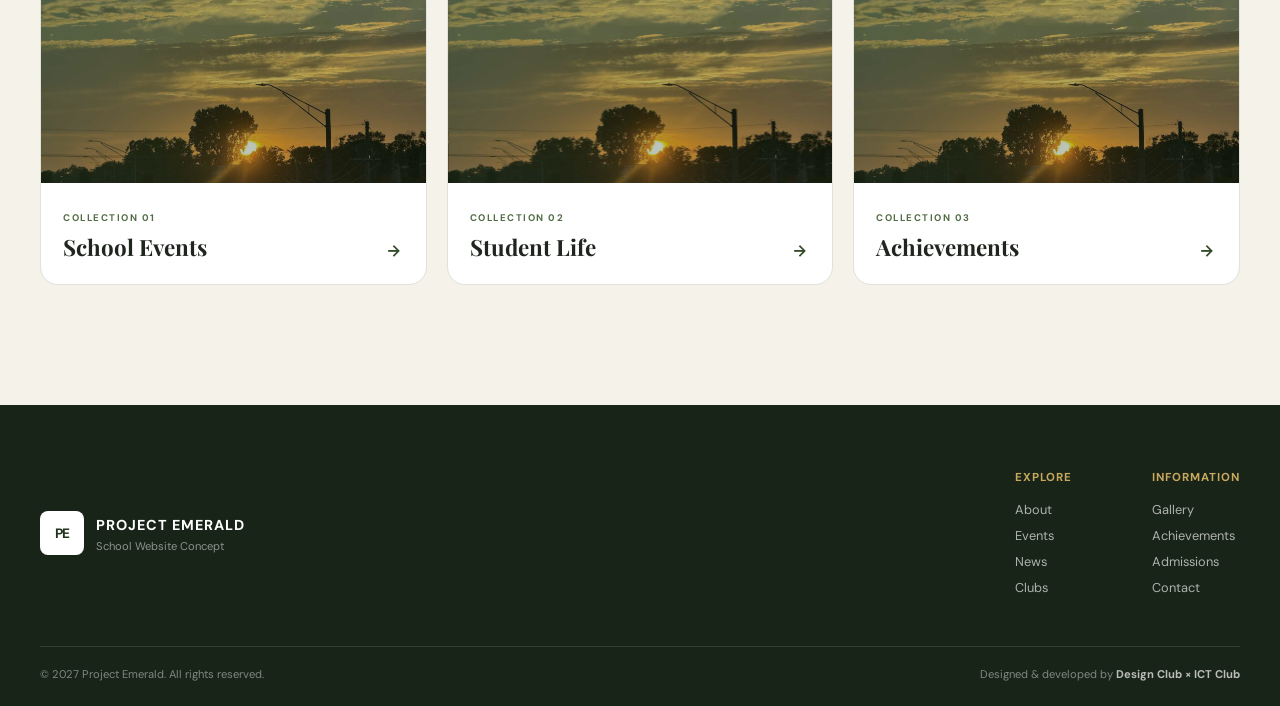
<file: HTML/gallery.html>
<!DOCTYPE html>
<html lang="en">

<head>
    <meta charset="UTF-8">
    <meta name="viewport" content="width=device-width, initial-scale=1.0">

    <title>Project Emerald | Gallery</title>

    <link rel="stylesheet" href="../CSS/gallery.css">

    <link
        href="https://unpkg.com/boxicons@2.1.4/css/boxicons.min.css"
        rel="stylesheet"
    >

    <link
        rel="shortcut icon"
        href=""
        type="image/x-icon"
    >
</head>

<body>

    <!-- =========================
         HEADER
    ========================== -->

    <header class="site-header">

        <a href="../index.html" class="brand">

            <div class="brand-mark">
                PE
            </div>

            <div class="brand-text">

                <span class="brand-name">
                    PROJECT EMERALD
                </span>

                <span class="brand-subtitle">
                    School Website Concept
                </span>

            </div>

        </a>


        <nav class="navigation">

            <a href="../index.html">
                Home
            </a>

            <a href="./aboutus.html">
                About
            </a>

            <a href="./events.html">
                Events
            </a>

            <a href="./news.html">
                News
            </a>

            <a href="./clubs.html">
                Clubs
            </a>

            <a href="./contact.html">
                Contact
            </a>

        </nav>


        <!-- Google Login
             Authentication intentionally disabled for now -->

        <button id="login-button" class="login-button">

            <i class="bx bxl-google"></i>

            Login

        </button>

    </header>


    <!-- =========================
         MAIN
    ========================== -->

    <main>


        <!-- =========================
             HERO
        ========================== -->

        <section class="gallery-hero">

            <div class="gallery-hero-overlay"></div>

            <div class="gallery-hero-content">

                <span class="section-label">
                    SCHOOL GALLERY
                </span>

                <h1>
                    Moments worth
                    <span>remembering.</span>
                </h1>

                <p>
                    Lorem ipsum dolor sit amet, consectetur adipiscing elit.
                    Integer vitae justo nec neque consequat tincidunt.
                    Suspendisse potenti.
                </p>

            </div>

        </section>


        <!-- =========================
             GALLERY INTRO
        ========================== -->

        <section class="gallery-intro section">

            <div class="section-heading">

                <span class="section-label">
                    EXPLORE
                </span>

                <h2>
                    Life at school,
                    <span>through our lens.</span>
                </h2>

                <p>
                    Lorem ipsum dolor sit amet, consectetur adipiscing elit.
                    Praesent vitae libero vel lorem tincidunt consectetur.
                    Donec ullamcorper, lorem at tincidunt malesuada, erat
                    justo interdum sapien, vitae feugiat neque lorem sed nisl.
                </p>

            </div>


            <!-- =========================
                 CATEGORY FILTERS
            ========================== -->

            <div class="gallery-filters">

                <button class="filter-button active">
                    All
                </button>

                <button class="filter-button">
                    School Life
                </button>

                <button class="filter-button">
                    Events
                </button>

                <button class="filter-button">
                    Academics
                </button>

                <button class="filter-button">
                    Clubs
                </button>

                <button class="filter-button">
                    Sports
                </button>

                <button class="filter-button">
                    Achievements
                </button>

            </div>


            <!-- =========================
                 GALLERY GRID
            ========================== -->

            <div class="gallery-grid">


                <!-- FEATURED IMAGE -->

                <article class="gallery-item gallery-large">

                    <div class="gallery-image image-one">

                        <span class="gallery-category">
                            SCHOOL LIFE
                        </span>

                    </div>

                    <div class="gallery-caption">

                        <h3>
                            Lorem Ipsum Dolor
                        </h3>

                        <p>
                            Lorem ipsum dolor sit amet,
                            consectetur adipiscing elit.
                        </p>

                    </div>

                </article>


                <!-- IMAGE 2 -->

                <article class="gallery-item">

                    <div class="gallery-image image-two">

                        <span class="gallery-category">
                            EVENTS
                        </span>

                    </div>

                    <div class="gallery-caption">

                        <h3>
                            Lorem Ipsum Event
                        </h3>

                        <p>
                            Lorem ipsum dolor sit amet.
                        </p>

                    </div>

                </article>


                <!-- IMAGE 3 -->

                <article class="gallery-item">

                    <div class="gallery-image image-three">

                        <span class="gallery-category">
                            ACADEMICS
                        </span>

                    </div>

                    <div class="gallery-caption">

                        <h3>
                            Academic Life
                        </h3>

                        <p>
                            Lorem ipsum dolor sit amet.
                        </p>

                    </div>

                </article>


                <!-- IMAGE 4 -->

                <article class="gallery-item">

                    <div class="gallery-image image-four">

                        <span class="gallery-category">
                            CLUBS
                        </span>

                    </div>

                    <div class="gallery-caption">

                        <h3>
                            Student Organizations
                        </h3>

                        <p>
                            Lorem ipsum dolor sit amet.
                        </p>

                    </div>

                </article>


                <!-- IMAGE 5 -->

                <article class="gallery-item gallery-tall">

                    <div class="gallery-image image-five">

                        <span class="gallery-category">
                            SPORTS
                        </span>

                    </div>

                    <div class="gallery-caption">

                        <h3>
                            Sports & Athletics
                        </h3>

                        <p>
                            Lorem ipsum dolor sit amet,
                            consectetur adipiscing elit.
                        </p>

                    </div>

                </article>


                <!-- IMAGE 6 -->

                <article class="gallery-item">

                    <div class="gallery-image image-six">

                        <span class="gallery-category">
                            SCHOOL LIFE
                        </span>

                    </div>

                    <div class="gallery-caption">

                        <h3>
                            Campus Moments
                        </h3>

                        <p>
                            Lorem ipsum dolor sit amet.
                        </p>

                    </div>

                </article>


                <!-- IMAGE 7 -->

                <article class="gallery-item">

                    <div class="gallery-image image-seven">

                        <span class="gallery-category">
                            ACHIEVEMENTS
                        </span>

                    </div>

                    <div class="gallery-caption">

                        <h3>
                            Student Achievement
                        </h3>

                        <p>
                            Lorem ipsum dolor sit amet.
                        </p>

                    </div>

                </article>


                <!-- IMAGE 8 -->

                <article class="gallery-item gallery-wide">

                    <div class="gallery-image image-eight">

                        <span class="gallery-category">
                            COMMUNITY
                        </span>

                    </div>

                    <div class="gallery-caption">

                        <h3>
                            Our School Community
                        </h3>

                        <p>
                            Lorem ipsum dolor sit amet,
                            consectetur adipiscing elit.
                        </p>

                    </div>

                </article>


            </div>

        </section>


        <!-- =========================
             FEATURED MOMENTS
        ========================== -->

        <section class="featured-section">

            <div class="featured-content">

                <span class="section-label">
                    FEATURED MOMENT
                </span>

                <h2>
                    Lorem Ipsum
                    <br>
                    <span>Dolor Sit Amet.</span>
                </h2>

                <p>
                    Lorem ipsum dolor sit amet, consectetur adipiscing elit.
                    Curabitur tincidunt, sapien non consequat tincidunt,
                    libero augue faucibus lectus, vitae luctus justo
                    libero eget augue.
                </p>

                <a href="./404.html" class="primary-button">

                    View Collection

                    <i class="bx bx-right-arrow-alt"></i>

                </a>

            </div>

            <div class="featured-image"></div>

        </section>


        <!-- =========================
             ARCHIVE
        ========================== -->

        <section class="archive section">

            <div class="section-heading">

                <span class="section-label">
                    PHOTO ARCHIVE
                </span>

                <h2>
                    Explore our
                    <span>collections.</span>
                </h2>

                <p>
                    Lorem ipsum dolor sit amet, consectetur adipiscing elit.
                    Vestibulum ante ipsum primis in faucibus orci luctus
                    et ultrices posuere cubilia curae.
                </p>

            </div>


            <div class="archive-grid">


                <a href="#" class="archive-card">

                    <div class="archive-image archive-one"></div>

                    <div class="archive-content">

                        <span>
                            COLLECTION 01
                        </span>

                        <h3>
                            School Events
                        </h3>

                        <i class="bx bx-right-arrow-alt"></i>

                    </div>

                </a>


                <a href="#" class="archive-card">

                    <div class="archive-image archive-two"></div>

                    <div class="archive-content">

                        <span>
                            COLLECTION 02
                        </span>

                        <h3>
                            Student Life
                        </h3>

                        <i class="bx bx-right-arrow-alt"></i>

                    </div>

                </a>


                <a href="#" class="archive-card">

                    <div class="archive-image archive-three"></div>

                    <div class="archive-content">

                        <span>
                            COLLECTION 03
                        </span>

                        <h3>
                            Achievements
                        </h3>

                        <i class="bx bx-right-arrow-alt"></i>

                    </div>

                </a>


            </div>

        </section>

    </main>


    <!-- =========================
         FOOTER
    ========================== -->

    <footer>

        <div class="footer-main">

            <div class="footer-brand">

                <div class="brand-mark">
                    PE
                </div>

                <div>

                    <strong>
                        PROJECT EMERALD
                    </strong>

                    <p>
                        School Website Concept
                    </p>

                </div>

            </div>


            <div class="footer-links">

                <div>

                    <h4>
                        Explore
                    </h4>

                    <a href="./aboutus.html">
                        About
                    </a>

                    <a href="./events.html">
                        Events
                    </a>

                    <a href="./news.html">
                        News
                    </a>

                    <a href="./clubs.html">
                        Clubs
                    </a>

                </div>


                <div>

                    <h4>
                        Information
                    </h4>

                    <a href="./gallery.html">
                        Gallery
                    </a>

                    <a href="./achievements.html">
                        Achievements
                    </a>

                    <a href="./admission.html">
                        Admissions
                    </a>

                    <a href="./contact.html">
                        Contact
                    </a>

                </div>

            </div>

        </div>


        <div class="footer-bottom">

            <p>
                &copy; 2027 Project Emerald.
                All rights reserved.
            </p>

            <p>
                Designed & developed by
                <strong>
                    Design Club × ICT Club
                </strong>
            </p>

        </div>

    </footer>

</body>
</html>
</file>
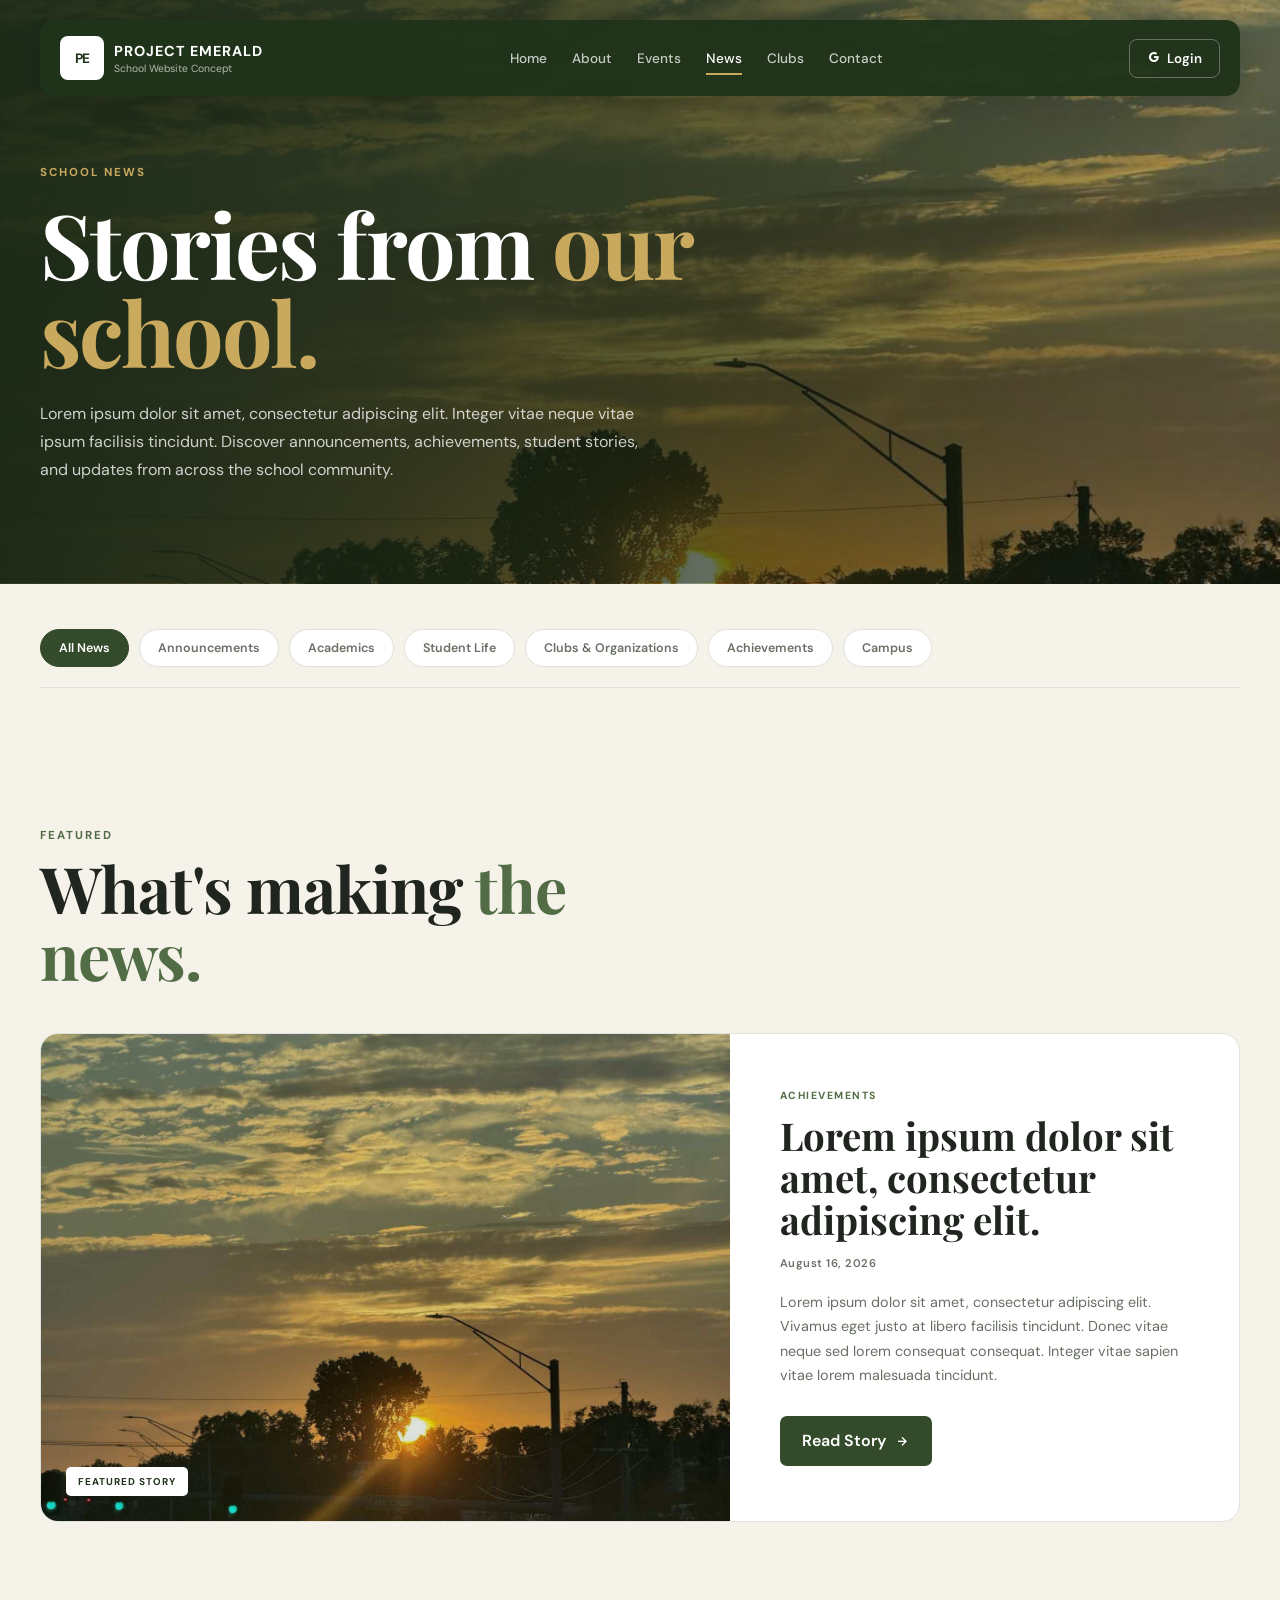
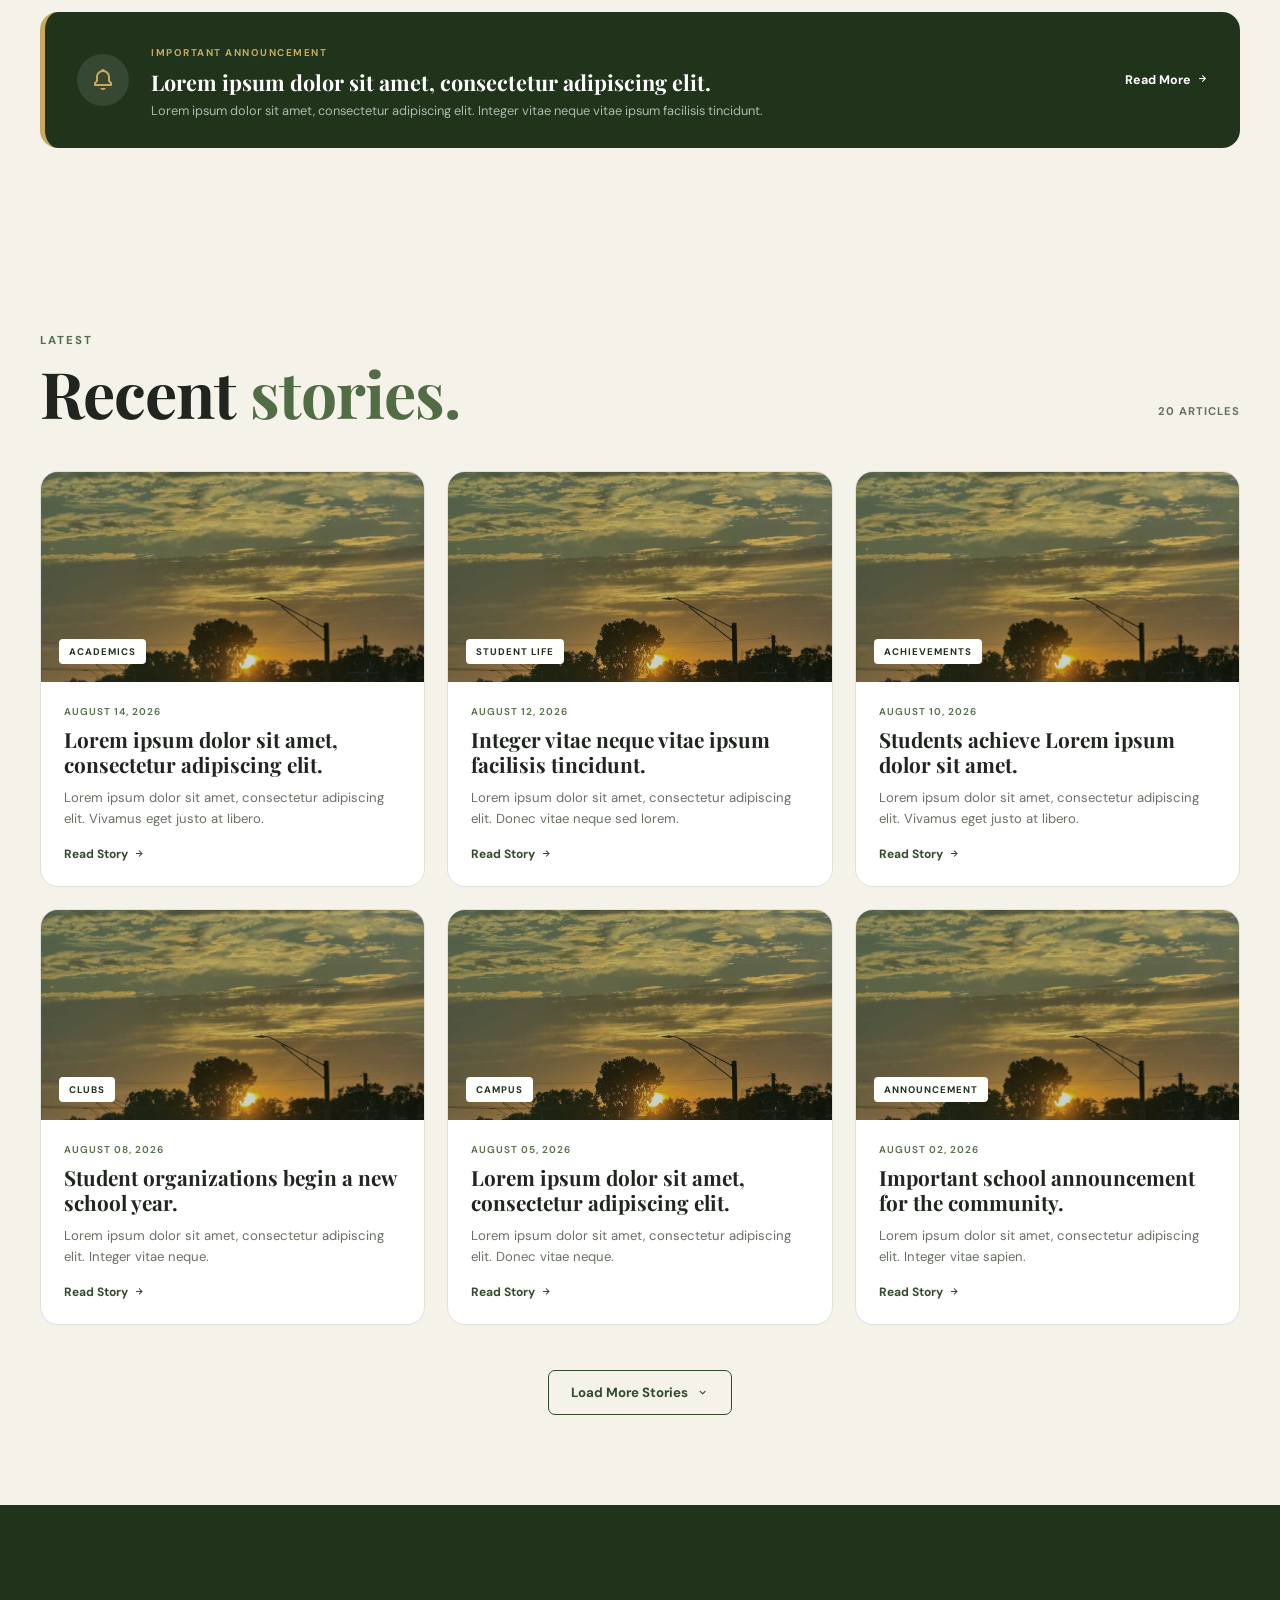
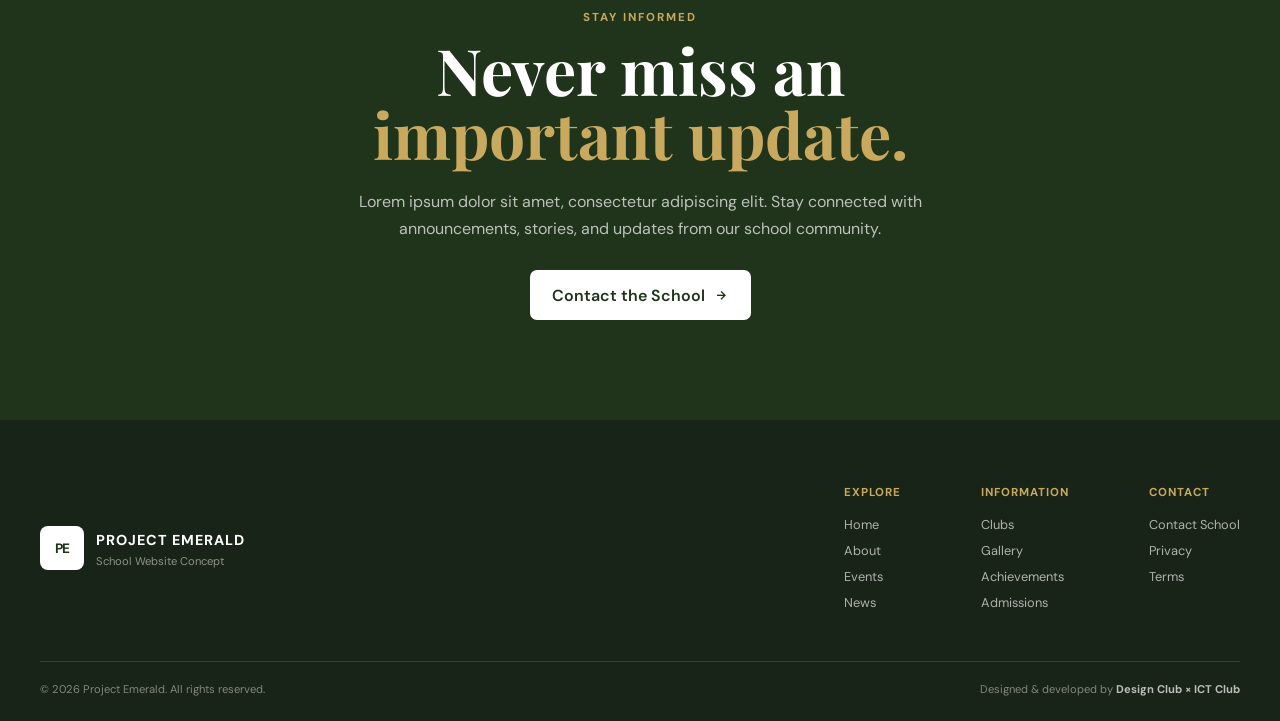
<file: HTML/news.html>
<!DOCTYPE html>
<html lang="en">

<head>
    <meta charset="UTF-8">
    <meta name="viewport" content="width=device-width, initial-scale=1.0">

    <title>Project Emerald | News</title>

    <link rel="stylesheet" href="../CSS/news.css">

    <link
        href="https://unpkg.com/boxicons@2.1.4/css/boxicons.min.css"
        rel="stylesheet"
    >

    <link
        rel="shortcut icon"
        href=""
        type="image/x-icon"
    >
</head>

<body>

    <!-- =========================
         HEADER
    ========================== -->

    <header class="site-header">

        <a href="../index.html" class="brand">

            <div class="brand-mark">
                PE
            </div>

            <div class="brand-text">

                <span class="brand-name">
                    PROJECT EMERALD
                </span>

                <span class="brand-subtitle">
                    School Website Concept
                </span>

            </div>

        </a>


        <nav class="navigation">

            <a href="../index.html">
                Home
            </a>

            <a href="./aboutus.html">
                About
            </a>

            <a href="./events.html">
                Events
            </a>

            <a href="./news.html" class="active">
                News
            </a>

            <a href="./clubs.html">
                Clubs
            </a>

            <a href="./contact.html">
                Contact
            </a>

        </nav>


        <!-- Login intentionally disabled for now -->

        <button id="login-button" class="login-button">

            <i class="bx bxl-google"></i>

            Login

        </button>

    </header>


    <!-- =========================
         MAIN
    ========================== -->

    <main>


        <!-- =========================
             NEWS HERO
        ========================== -->

        <section class="news-hero">

            <div class="news-hero-content">

                <span class="eyebrow">
                    SCHOOL NEWS
                </span>

                <h1>
                    Stories from
                    <span>our school.</span>
                </h1>

                <p>
                    Lorem ipsum dolor sit amet, consectetur adipiscing elit.
                    Integer vitae neque vitae ipsum facilisis tincidunt.
                    Discover announcements, achievements, student stories,
                    and updates from across the school community.
                </p>

            </div>

        </section>


        <!-- =========================
             CATEGORY FILTER
        ========================== -->

        <section class="news-navigation section">

            <div class="category-list">

                <button class="category active">
                    All News
                </button>

                <button class="category">
                    Announcements
                </button>

                <button class="category">
                    Academics
                </button>

                <button class="category">
                    Student Life
                </button>

                <button class="category">
                    Clubs & Organizations
                </button>

                <button class="category">
                    Achievements
                </button>

                <button class="category">
                    Campus
                </button>

            </div>

        </section>


        <!-- =========================
             FEATURED STORY
        ========================== -->

        <section class="featured-section section">

            <div class="section-heading">

                <span class="section-label">
                    FEATURED
                </span>

                <h2>
                    What's making
                    <span>the news.</span>
                </h2>

            </div>


            <article class="featured-news">

                <div class="featured-image">

                    <span class="featured-tag">
                        FEATURED STORY
                    </span>

                </div>


                <div class="featured-content">

                    <span class="news-category">
                        ACHIEVEMENTS
                    </span>

                    <h2>
                        Lorem ipsum dolor sit amet,
                        consectetur adipiscing elit.
                    </h2>

                    <p class="news-date">
                        August 16, 2026
                    </p>

                    <p class="featured-description">
                        Lorem ipsum dolor sit amet, consectetur adipiscing elit.
                        Vivamus eget justo at libero facilisis tincidunt.
                        Donec vitae neque sed lorem consequat consequat.
                        Integer vitae sapien vitae lorem malesuada tincidunt.
                    </p>

                    <a href="#" class="primary-button">

                        Read Story

                        <i class="bx bx-right-arrow-alt"></i>

                    </a>

                </div>

            </article>

        </section>


        <!-- =========================
             IMPORTANT ANNOUNCEMENT
        ========================== -->

        <section class="announcement-section section">

            <div class="announcement">

                <div class="announcement-icon">

                    <i class="bx bx-bell"></i>

                </div>


                <div class="announcement-content">

                    <span>
                        IMPORTANT ANNOUNCEMENT
                    </span>

                    <h3>
                        Lorem ipsum dolor sit amet,
                        consectetur adipiscing elit.
                    </h3>

                    <p>
                        Lorem ipsum dolor sit amet, consectetur adipiscing elit.
                        Integer vitae neque vitae ipsum facilisis tincidunt.
                    </p>

                </div>


                <a href="#" class="announcement-link">

                    Read More

                    <i class="bx bx-right-arrow-alt"></i>

                </a>

            </div>

        </section>


        <!-- =========================
             LATEST NEWS
        ========================== -->

        <section class="latest-news section">

            <div class="section-heading split-heading">

                <div>

                    <span class="section-label">
                        LATEST
                    </span>

                    <h2>
                        Recent
                        <span>stories.</span>
                    </h2>

                </div>

                <span class="news-count">
                    20 ARTICLES
                </span>

            </div>


            <div class="news-grid">


                <!-- NEWS CARD 1 -->

                <article class="news-card">

                    <div class="news-image image-one">

                        <span>
                            ACADEMICS
                        </span>

                    </div>


                    <div class="news-information">

                        <span class="news-date">
                            AUGUST 14, 2026
                        </span>

                        <h3>
                            Lorem ipsum dolor sit amet,
                            consectetur adipiscing elit.
                        </h3>

                        <p>
                            Lorem ipsum dolor sit amet,
                            consectetur adipiscing elit.
                            Vivamus eget justo at libero.
                        </p>

                        <a href="#" class="card-link">

                            Read Story

                            <i class="bx bx-right-arrow-alt"></i>

                        </a>

                    </div>

                </article>


                <!-- NEWS CARD 2 -->

                <article class="news-card">

                    <div class="news-image image-two">

                        <span>
                            STUDENT LIFE
                        </span>

                    </div>


                    <div class="news-information">

                        <span class="news-date">
                            AUGUST 12, 2026
                        </span>

                        <h3>
                            Integer vitae neque vitae
                            ipsum facilisis tincidunt.
                        </h3>

                        <p>
                            Lorem ipsum dolor sit amet,
                            consectetur adipiscing elit.
                            Donec vitae neque sed lorem.
                        </p>

                        <a href="#" class="card-link">

                            Read Story

                            <i class="bx bx-right-arrow-alt"></i>

                        </a>

                    </div>

                </article>


                <!-- NEWS CARD 3 -->

                <article class="news-card">

                    <div class="news-image image-three">

                        <span>
                            ACHIEVEMENTS
                        </span>

                    </div>


                    <div class="news-information">

                        <span class="news-date">
                            AUGUST 10, 2026
                        </span>

                        <h3>
                            Students achieve Lorem ipsum
                            dolor sit amet.
                        </h3>

                        <p>
                            Lorem ipsum dolor sit amet,
                            consectetur adipiscing elit.
                            Vivamus eget justo at libero.
                        </p>

                        <a href="#" class="card-link">

                            Read Story

                            <i class="bx bx-right-arrow-alt"></i>

                        </a>

                    </div>

                </article>


                <!-- NEWS CARD 4 -->

                <article class="news-card">

                    <div class="news-image image-four">

                        <span>
                            CLUBS
                        </span>

                    </div>


                    <div class="news-information">

                        <span class="news-date">
                            AUGUST 08, 2026
                        </span>

                        <h3>
                            Student organizations begin
                            a new school year.
                        </h3>

                        <p>
                            Lorem ipsum dolor sit amet,
                            consectetur adipiscing elit.
                            Integer vitae neque.
                        </p>

                        <a href="#" class="card-link">

                            Read Story

                            <i class="bx bx-right-arrow-alt"></i>

                        </a>

                    </div>

                </article>


                <!-- NEWS CARD 5 -->

                <article class="news-card">

                    <div class="news-image image-five">

                        <span>
                            CAMPUS
                        </span>

                    </div>


                    <div class="news-information">

                        <span class="news-date">
                            AUGUST 05, 2026
                        </span>

                        <h3>
                            Lorem ipsum dolor sit amet,
                            consectetur adipiscing elit.
                        </h3>

                        <p>
                            Lorem ipsum dolor sit amet,
                            consectetur adipiscing elit.
                            Donec vitae neque.
                        </p>

                        <a href="#" class="card-link">

                            Read Story

                            <i class="bx bx-right-arrow-alt"></i>

                        </a>

                    </div>

                </article>


                <!-- NEWS CARD 6 -->

                <article class="news-card">

                    <div class="news-image image-six">

                        <span>
                            ANNOUNCEMENT
                        </span>

                    </div>


                    <div class="news-information">

                        <span class="news-date">
                            AUGUST 02, 2026
                        </span>

                        <h3>
                            Important school announcement
                            for the community.
                        </h3>

                        <p>
                            Lorem ipsum dolor sit amet,
                            consectetur adipiscing elit.
                            Integer vitae sapien.
                        </p>

                        <a href="#" class="card-link">

                            Read Story

                            <i class="bx bx-right-arrow-alt"></i>

                        </a>

                    </div>

                </article>

            </div>


            <!-- LOAD MORE -->

            <div class="load-more">

                <button class="secondary-dark-button">

                    Load More Stories

                    <i class="bx bx-chevron-down"></i>

                </button>

            </div>

        </section>


        <!-- =========================
             NEWSLETTER / CTA
        ========================== -->

        <section class="news-cta">

            <div class="news-cta-content">

                <span class="section-label">
                    STAY INFORMED
                </span>

                <h2>
                    Never miss an
                    <span>important update.</span>
                </h2>

                <p>
                    Lorem ipsum dolor sit amet, consectetur adipiscing elit.
                    Stay connected with announcements, stories, and updates
                    from our school community.
                </p>

                <a href="./contact.html" class="primary-button">

                    Contact the School

                    <i class="bx bx-right-arrow-alt"></i>

                </a>

            </div>

        </section>

    </main>


    <!-- =========================
         FOOTER
    ========================== -->

    <footer>

        <div class="footer-main">


            <div class="footer-brand">

                <div class="brand-mark">
                    PE
                </div>

                <div>

                    <strong>
                        PROJECT EMERALD
                    </strong>

                    <p>
                        School Website Concept
                    </p>

                </div>

            </div>


            <div class="footer-links">

                <div>

                    <h4>
                        Explore
                    </h4>

                    <a href="../index.html">
                        Home
                    </a>

                    <a href="./aboutus.html">
                        About
                    </a>

                    <a href="./events.html">
                        Events
                    </a>

                    <a href="./news.html">
                        News
                    </a>

                </div>


                <div>

                    <h4>
                        Information
                    </h4>

                    <a href="./clubs.html">
                        Clubs
                    </a>

                    <a href="./gallery.html">
                        Gallery
                    </a>

                    <a href="./achievements.html">
                        Achievements
                    </a>

                    <a href="./admission.html">
                        Admissions
                    </a>

                </div>


                <div>

                    <h4>
                        Contact
                    </h4>

                    <a href="./contact.html">
                        Contact School
                    </a>

                    <a href="#">
                        Privacy
                    </a>

                    <a href="#">
                        Terms
                    </a>

                </div>

            </div>

        </div>


        <div class="footer-bottom">

            <p>
                &copy; 2026 Project Emerald.
                All rights reserved.
            </p>

            <p>
                Designed & developed by
                <strong>
                    Design Club × ICT Club
                </strong>
            </p>

        </div>

    </footer>

</body>

</html>
</file>
<file: CSS/home.css>
@import url('https://fonts.googleapis.com/css2?family=DM+Sans:wght@400;500;600;700&family=Playfair+Display:wght@500;600;700&display=swap');


/* =========================================================
   ROOT
========================================================= */

:root {
    --green: #334b2a;
    --green-dark: #20331b;
    --green-light: #526d45;

    --cream: #f5f2ea;
    --white: #ffffff;

    --text: #20261f;
    --muted: #687064;

    --border: #dfe3db;

    --accent: #c9a95e;

    --radius: 18px;

    --max-width: 1200px;
}


/* =========================================================
   RESET
========================================================= */

* {
    margin: 0;
    padding: 0;
    box-sizing: border-box;
}

html {
    scroll-behavior: smooth;
}

body {
    min-height: 100vh;

    background: var(--cream);

    color: var(--text);

    font-family: 'DM Sans', sans-serif;

    overflow-x: hidden;
}

a {
    color: inherit;
    text-decoration: none;
}

button {
    font-family: inherit;
}


/* =========================================================
   HEADER
========================================================= */

.site-header {
    position: fixed;

    top: 20px;
    left: 50%;

    transform: translateX(-50%);

    width: min(1200px, calc(100% - 40px));

    min-height: 76px;

    padding: 12px 20px;

    background: rgba(32, 51, 27, 0.96);

    color: var(--white);

    display: flex;
    align-items: center;

    gap: 30px;

    border-radius: 14px;

    z-index: 1000;

    box-shadow:
        0 12px 40px rgba(0, 0, 0, 0.18);
}


/* BRAND */

.brand {
    display: flex;
    align-items: center;

    gap: 10px;

    flex-shrink: 0;
}

.brand-mark {
    width: 44px;
    height: 44px;

    display: grid;
    place-items: center;

    background: var(--white);

    color: var(--green-dark);

    border-radius: 8px;

    font-weight: 700;
    font-size: 0.85rem;

    letter-spacing: -0.5px;
}

.brand-text {
    display: flex;
    flex-direction: column;
}

.brand-name {
    font-size: 0.9rem;
    font-weight: 700;
    letter-spacing: 1px;
}

.brand-subtitle {
    font-size: 0.65rem;

    opacity: 0.65;

    margin-top: 2px;
}


/* NAVIGATION */

.navigation {
    flex: 1;

    display: flex;
    justify-content: center;
    align-items: center;

    gap: 25px;
}

.navigation a {
    position: relative;

    font-size: 0.85rem;
    font-weight: 500;

    opacity: 0.75;

    transition:
        opacity 0.2s ease,
        color 0.2s ease;
}

.navigation a:hover,
.navigation a.active {
    opacity: 1;
}

.navigation a.active::after {
    content: '';

    position: absolute;

    left: 0;
    right: 0;
    bottom: -8px;

    height: 2px;

    background: var(--accent);
}


/* LOGIN */

.login-button {
    border: 1px solid rgba(255, 255, 255, 0.3);

    background: transparent;

    color: var(--white);

    padding: 10px 17px;

    border-radius: 8px;

    font-weight: 600;

    cursor: pointer;

    display: flex;
    align-items: center;

    gap: 7px;

    transition:
        background 0.2s ease,
        color 0.2s ease;
}

.login-button:hover {
    background: var(--white);
    color: var(--green-dark);
}


/* =========================================================
   HERO
========================================================= */

.hero {
    min-height: 780px;

    position: relative;

    display: flex;
    align-items: center;

    padding:
        160px max(30px, calc((100% - 1200px) / 2))
        100px;

    background:
        linear-gradient(
            90deg,
            rgba(24, 39, 20, 0.92),
            rgba(24, 39, 20, 0.62),
            rgba(24, 39, 20, 0.18)
        ),
        url("../Images/13d60402-705a-49c4-a3ee-a783721e3055.jpg");

    background-size: cover;
    background-position: center;
}

.hero-overlay {
    position: absolute;

    inset: 0;

    pointer-events: none;
}

.hero-content {
    position: relative;

    max-width: 700px;

    color: var(--white);
}

.eyebrow,
.section-label {
    font-size: 0.72rem;

    font-weight: 700;

    letter-spacing: 2px;

    color: var(--accent);
}

.hero h1 {
    margin-top: 18px;

    font-family: 'Playfair Display', serif;

    font-size: clamp(3.3rem, 7vw, 6.2rem);

    line-height: 0.98;

    letter-spacing: -2px;
}

.hero-description {
    max-width: 570px;

    margin-top: 25px;

    font-size: 1.05rem;

    line-height: 1.75;

    color: rgba(255, 255, 255, 0.82);
}

.hero-buttons {
    margin-top: 35px;

    display: flex;
    gap: 12px;

    flex-wrap: wrap;
}


/* =========================================================
   BUTTONS
========================================================= */

.primary-button,
.secondary-button {
    min-height: 50px;

    padding: 0 22px;

    border-radius: 7px;

    display: inline-flex;
    align-items: center;
    justify-content: center;

    gap: 8px;

    font-weight: 600;

    transition:
        transform 0.2s ease,
        background 0.2s ease;
}

.primary-button {
    background: var(--white);
    color: var(--green-dark);
}

.primary-button:hover {
    transform: translateY(-2px);

    background: var(--accent);
}

.secondary-button {
    border: 1px solid rgba(255, 255, 255, 0.45);

    color: var(--white);
}

.secondary-button:hover {
    background: rgba(255, 255, 255, 0.12);
}


/* SCROLL */

.hero-scroll {
    position: absolute;

    bottom: 30px;
    left: 50%;

    transform: translateX(-50%);

    display: flex;
    flex-direction: column;
    align-items: center;

    gap: 4px;

    font-size: 0.65rem;

    letter-spacing: 1px;

    opacity: 0.65;

    color: white;
}

.hero-scroll i {
    font-size: 1.4rem;
}


/* =========================================================
   GENERAL SECTIONS
========================================================= */

.section {
    width: min(var(--max-width), calc(100% - 50px));

    margin: 0 auto;

    padding: 100px 0;
}

.section-heading {
    max-width: 700px;

    margin-bottom: 45px;
}

.section-heading h2 {
    margin-top: 10px;

    font-family: 'Playfair Display', serif;

    font-size: clamp(2.3rem, 5vw, 4rem);

    line-height: 1.05;

    letter-spacing: -1px;
}

.section-heading h2 span {
    color: var(--green-light);
}

.section-heading p {
    margin-top: 18px;

    color: var(--muted);

    line-height: 1.7;
}


/* =========================================================
   QUICK LINKS
========================================================= */

.quick-links {
    padding-bottom: 90px;
}

.quick-grid {
    display: grid;

    grid-template-columns: repeat(3, 1fr);

    border-top: 1px solid var(--border);
    border-left: 1px solid var(--border);
}

.quick-card {
    min-height: 170px;

    padding: 28px;

    display: flex;
    align-items: flex-start;

    gap: 18px;

    position: relative;

    background: var(--white);

    border-right: 1px solid var(--border);
    border-bottom: 1px solid var(--border);

    transition:
        transform 0.2s ease,
        background 0.2s ease;
}

.quick-card:hover {
    background: #eef1ea;
}

.quick-icon {
    width: 48px;
    height: 48px;

    flex-shrink: 0;

    display: grid;
    place-items: center;

    background: #edf0e9;

    color: var(--green);

    border-radius: 10px;

    font-size: 1.4rem;
}

.quick-card h3 {
    font-size: 1.05rem;

    margin-bottom: 7px;
}

.quick-card p {
    color: var(--muted);

    font-size: 0.85rem;

    line-height: 1.5;
}

.quick-card .arrow {
    position: absolute;

    right: 22px;
    bottom: 20px;

    color: var(--green);

    font-size: 1.2rem;

    transition: transform 0.2s ease;
}

.quick-card:hover .arrow {
    transform: translateX(4px);
}


/* =========================================================
   UPDATES
========================================================= */

.split-heading {
    display: flex;

    justify-content: space-between;
    align-items: flex-end;

    max-width: none;
}

.text-link {
    color: var(--green);

    font-size: 0.85rem;

    font-weight: 700;

    display: flex;
    align-items: center;

    gap: 5px;

    margin-bottom: 5px;
}

.updates-grid {
    display: grid;

    grid-template-columns:
        repeat(3, 1fr);

    gap: 20px;
}


/* EVENT CARD */

.event-card,
.news-card {
    background: var(--white);

    border: 1px solid var(--border);

    border-radius: var(--radius);

    overflow: hidden;
}

.event-card {
    padding: 25px;

    display: flex;

    gap: 20px;
}

.event-date {
    width: 65px;

    height: 80px;

    flex-shrink: 0;

    background: var(--green);

    color: white;

    border-radius: 9px;

    display: flex;
    flex-direction: column;

    justify-content: center;
    align-items: center;

    line-height: 1;
}

.event-date .event-month {
    font-size: 0.65rem;

    font-weight: 700;

    letter-spacing: 1px;
}

.event-date strong {
    font-size: 1.8rem;

    margin: 5px 0;
}

.event-date span:last-child {
    font-size: 0.6rem;

    opacity: 0.7;
}

.event-information {
    flex: 1;
}

.event-type,
.news-date {
    font-size: 0.62rem;

    font-weight: 700;

    letter-spacing: 1.3px;

    color: var(--green-light);
}

.event-information h3,
.news-information h3 {
    margin: 8px 0;

    font-family: 'Playfair Display', serif;

    font-size: 1.35rem;
}

.event-information p,
.news-information p {
    color: var(--muted);

    font-size: 0.83rem;

    line-height: 1.55;
}

.event-location {
    margin-bottom: 8px;
}

.card-link {
    margin-top: 15px;

    display: inline-flex;

    align-items: center;

    gap: 5px;

    color: var(--green);

    font-size: 0.78rem;

    font-weight: 700;
}

.card-link i {
    transition: transform 0.2s ease;
}

.card-link:hover i {
    transform: translateX(4px);
}


/* NEWS */

.news-card {
    display: flex;
    flex-direction: column;
}

.news-image {
    height: 170px;

    background:
        linear-gradient(
            135deg,
            rgba(51, 75, 42, 0.55),
            rgba(32, 51, 27, 0.2)
        ),
        url("../Images/13d60402-705a-49c4-a3ee-a783721e3055.jpg");

    background-size: cover;
    background-position: center;

    display: flex;
    align-items: flex-end;

    padding: 18px;
}

.news-image span {
    padding: 6px 10px;

    background: white;

    color: var(--green-dark);

    border-radius: 4px;

    font-size: 0.6rem;

    font-weight: 700;

    letter-spacing: 1px;
}

.news-information {
    padding: 22px;
}


/* =========================================================
   LIFE SECTION
========================================================= */

.life-section {
    width: 100%;

    min-height: 600px;

    background: var(--green-dark);

    color: white;

    display: grid;

    grid-template-columns: 0.8fr 1.2fr;
}

.life-content {
    padding:
        100px
        max(40px, calc((100vw - 1200px) / 2))
        100px
        max(40px, calc((100vw - 1200px) / 2));

    display: flex;
    flex-direction: column;

    justify-content: center;
}

.life-content h2 {
    margin-top: 12px;

    font-family: 'Playfair Display', serif;

    font-size: clamp(2.5rem, 5vw, 4.5rem);

    line-height: 1;
}

.life-content p {
    max-width: 450px;

    margin: 25px 0;

    line-height: 1.7;

    color: rgba(255, 255, 255, 0.72);
}

.life-content .primary-button {
    align-self: flex-start;
}


/* IMAGE GRID */

.life-grid {
    display: grid;

    grid-template-columns: 1fr 1fr;

    grid-template-rows: 1fr 1fr;
}

.life-image {
    position: relative;

    min-height: 250px;

    background-size: cover;
    background-position: center;

    display: flex;

    align-items: flex-end;

    padding: 25px;

    overflow: hidden;
}

.life-image::after {
    content: '';

    position: absolute;

    inset: 0;

    background: linear-gradient(
        transparent 35%,
        rgba(0, 0, 0, 0.75)
    );
}

.life-image span {
    position: relative;

    z-index: 1;

    font-size: 1rem;

    font-weight: 700;
}

.life-one {
    grid-row: span 2;

    background-image:
        url("../Images/13d60402-705a-49c4-a3ee-a783721e3055.jpg");
}

.life-two {
    background-image:
        url("../Images/13d60402-705a-49c4-a3ee-a783721e3055.jpg");
}

.life-three {
    background-image:
        url("../Images/13d60402-705a-49c4-a3ee-a783721e3055.jpg");
}


/* =========================================================
   COMMUNITY
========================================================= */

.community {
    text-align: center;
}

.community .section-heading {
    margin-left: auto;
    margin-right: auto;
}

.community-grid {
    display: grid;

    grid-template-columns:
        repeat(4, 1fr);

    border-top: 1px solid var(--border);
    border-left: 1px solid var(--border);
}

.community-item {
    padding: 35px 20px;

    background: white;

    border-right: 1px solid var(--border);
    border-bottom: 1px solid var(--border);

    display: flex;
    flex-direction: column;

    align-items: center;

    gap: 7px;
}

.community-item i {
    font-size: 2rem;

    color: var(--green);

    margin-bottom: 8px;
}

.community-item strong {
    font-size: 1rem;
}

.community-item span {
    color: var(--muted);

    font-size: 0.8rem;
}


/* =========================================================
   FOOTER
========================================================= */

footer {
    background: #182417;

    color: white;

    padding: 65px max(30px, calc((100% - 1200px) / 2)) 25px;
}

.footer-main {
    display: flex;

    justify-content: space-between;

    gap: 60px;

    padding-bottom: 50px;

    border-bottom: 1px solid rgba(255, 255, 255, 0.12);
}

.footer-brand {
    display: flex;

    align-items: center;

    gap: 12px;
}

.footer-brand strong {
    font-size: 0.9rem;

    letter-spacing: 1px;
}

.footer-brand p {
    margin-top: 4px;

    font-size: 0.7rem;

    opacity: 0.5;
}

.footer-links {
    display: flex;

    gap: 80px;
}

.footer-links div {
    display: flex;
    flex-direction: column;

    gap: 9px;
}

.footer-links h4 {
    margin-bottom: 7px;

    color: var(--accent);

    font-size: 0.72rem;

    letter-spacing: 1px;

    text-transform: uppercase;
}

.footer-links a {
    font-size: 0.8rem;

    opacity: 0.65;

    transition: opacity 0.2s ease;
}

.footer-links a:hover {
    opacity: 1;
}

.footer-bottom {
    padding-top: 20px;

    display: flex;

    justify-content: space-between;

    gap: 20px;

    color: rgba(255, 255, 255, 0.45);

    font-size: 0.7rem;
}

.footer-bottom strong {
    color: rgba(255, 255, 255, 0.7);
}


/* =========================================================
   RESPONSIVE
========================================================= */

@media (max-width: 1050px) {

    .site-header {
        gap: 15px;
    }

    .navigation {
        gap: 15px;
    }

    .navigation a {
        font-size: 0.78rem;
    }

    .quick-grid {
        grid-template-columns: repeat(2, 1fr);
    }

    .updates-grid {
        grid-template-columns: 1fr 1fr;
    }

    .updates-grid .news-card {
        grid-column: span 2;
    }

    .life-section {
        grid-template-columns: 1fr;
    }

    .life-content {
        padding: 80px 30px;
    }

    .life-grid {
        min-height: 500px;
    }
}


@media (max-width: 750px) {

    .site-header {
        top: 10px;

        width: calc(100% - 20px);

        flex-wrap: wrap;

        justify-content: center;

        padding: 10px;
    }

    .brand {
        margin-right: auto;
    }

    .navigation {
        order: 3;

        width: 100%;

        overflow-x: auto;

        justify-content: flex-start;

        padding: 5px;

        scrollbar-width: none;
    }

    .navigation::-webkit-scrollbar {
        display: none;
    }

    .navigation a {
        flex-shrink: 0;
    }

    .login-button {
        padding: 9px 13px;
    }

    .hero {
        min-height: 720px;

        padding:
            200px 25px
            100px;
    }

    .hero h1 {
        font-size: clamp(3rem, 14vw, 5rem);
    }

    .section {
        width: calc(100% - 35px);

        padding: 75px 0;
    }

    .quick-grid {
        grid-template-columns: 1fr;
    }

    .updates-grid {
        grid-template-columns: 1fr;
    }

    .updates-grid .news-card {
        grid-column: auto;
    }

    .split-heading {
        align-items: flex-start;

        flex-direction: column;

        gap: 15px;
    }

    .life-grid {
        grid-template-columns: 1fr;

        grid-template-rows:
            repeat(3, 250px);
    }

    .life-one {
        grid-row: auto;
    }

    .community-grid {
        grid-template-columns: 1fr 1fr;
    }

    .footer-main {
        flex-direction: column;
    }

    .footer-links {
        gap: 50px;
    }

    .footer-bottom {
        flex-direction: column;
    }
}


@media (max-width: 450px) {

    .brand-subtitle {
        display: none;
    }

    .brand-name {
        font-size: 0.75rem;
    }

    .brand-mark {
        width: 38px;
        height: 38px;
    }

    .login-button {
        font-size: 0.75rem;
    }

    .hero {
        padding-top: 210px;
    }

    .hero-description {
        font-size: 0.9rem;
    }

    .hero-buttons {
        flex-direction: column;

        align-items: stretch;
    }

    .primary-button,
    .secondary-button {
        width: 100%;
    }

    .event-card {
        flex-direction: column;
    }

    .event-date {
        width: 100%;
        height: 65px;

        flex-direction: row;

        gap: 8px;
    }

    .event-date strong {
        margin: 0;
    }

    .community-grid {
        grid-template-columns: 1fr;
    }

    .footer-links {
        gap: 35px;
    }
}
</file>
<file: CSS/aboutus.css>
@import url('https://fonts.googleapis.com/css2?family=DM+Sans:wght@400;500;600;700&family=Playfair+Display:wght@500;600;700&display=swap');


/* =========================================================
   ROOT
========================================================= */

:root {

    --green: #334b2a;
    --green-dark: #20331b;
    --green-light: #526d45;

    --cream: #f5f2ea;
    --white: #ffffff;

    --text: #20261f;
    --muted: #687064;

    --border: #dfe3db;

    --accent: #c9a95e;

    --radius: 18px;

    --max-width: 1200px;

}


/* =========================================================
   RESET
========================================================= */

* {

    margin: 0;
    padding: 0;

    box-sizing: border-box;

}


html {

    scroll-behavior: smooth;

}


body {

    min-height: 100vh;

    background: var(--cream);

    color: var(--text);

    font-family: 'DM Sans', sans-serif;

    overflow-x: hidden;

}


a {

    color: inherit;

    text-decoration: none;

}


button {

    font-family: inherit;

}


/* =========================================================
   HEADER
========================================================= */

.site-header {

    position: fixed;

    top: 20px;
    left: 50%;

    transform: translateX(-50%);

    width: min(1200px, calc(100% - 40px));

    min-height: 76px;

    padding: 12px 20px;

    background: rgba(32, 51, 27, 0.96);

    color: var(--white);

    display: flex;

    align-items: center;

    gap: 30px;

    border-radius: 14px;

    z-index: 1000;

    box-shadow:
        0 12px 40px rgba(0, 0, 0, 0.18);

}


.brand {

    display: flex;

    align-items: center;

    gap: 10px;

    flex-shrink: 0;

}


.brand-mark {

    width: 44px;
    height: 44px;

    display: grid;

    place-items: center;

    background: var(--white);

    color: var(--green-dark);

    border-radius: 8px;

    font-weight: 700;

    font-size: 0.85rem;

    letter-spacing: -0.5px;

}


.brand-text {

    display: flex;

    flex-direction: column;

}


.brand-name {

    font-size: 0.9rem;

    font-weight: 700;

    letter-spacing: 1px;

}


.brand-subtitle {

    font-size: 0.65rem;

    opacity: 0.65;

    margin-top: 2px;

}


.navigation {

    flex: 1;

    display: flex;

    justify-content: center;

    align-items: center;

    gap: 25px;

}


.navigation a {

    position: relative;

    font-size: 0.85rem;

    font-weight: 500;

    opacity: 0.75;

    transition:
        opacity 0.2s ease,
        color 0.2s ease;

}


.navigation a:hover,
.navigation a.active {

    opacity: 1;

}


.navigation a.active::after {

    content: '';

    position: absolute;

    left: 0;
    right: 0;

    bottom: -8px;

    height: 2px;

    background: var(--accent);

}


.login-button {

    border: 1px solid rgba(255, 255, 255, 0.3);

    background: transparent;

    color: var(--white);

    padding: 10px 17px;

    border-radius: 8px;

    font-weight: 600;

    cursor: pointer;

    display: flex;

    align-items: center;

    gap: 7px;

    transition:
        background 0.2s ease,
        color 0.2s ease;

}


.login-button:hover {

    background: var(--white);

    color: var(--green-dark);

}


/* =========================================================
   HERO
========================================================= */

.about-hero {

    min-height: 650px;

    position: relative;

    display: flex;

    align-items: center;

    padding:
        160px max(30px, calc((100% - 1200px) / 2))
        100px;

    background:
        linear-gradient(
            90deg,
            rgba(24, 39, 20, 0.92),
            rgba(24, 39, 20, 0.62),
            rgba(24, 39, 20, 0.18)
        ),
        url("../Images/13d60402-705a-49c4-a3ee-a783721e3055.jpg");

    background-size: cover;

    background-position: center;

}


.hero-overlay {

    position: absolute;

    inset: 0;

    pointer-events: none;

}


.about-hero-content {

    position: relative;

    max-width: 700px;

    color: var(--white);

}


.eyebrow,
.section-label {

    font-size: 0.72rem;

    font-weight: 700;

    letter-spacing: 2px;

    color: var(--accent);

}


.about-hero h1 {

    margin-top: 18px;

    font-family: 'Playfair Display', serif;

    font-size: clamp(3.3rem, 7vw, 6rem);

    line-height: 0.98;

    letter-spacing: -2px;

}


.about-hero p {

    max-width: 570px;

    margin-top: 25px;

    font-size: 1.05rem;

    line-height: 1.75;

    color: rgba(255, 255, 255, 0.82);

}


/* =========================================================
   GENERAL SECTIONS
========================================================= */

.section {

    width: min(var(--max-width), calc(100% - 50px));

    margin: 0 auto;

    padding: 100px 0;

}


.section-heading {

    max-width: 700px;

    margin-bottom: 45px;

}


.section-heading.centered {

    margin-left: auto;

    margin-right: auto;

    text-align: center;

}


.section-heading h2 {

    margin-top: 10px;

    font-family: 'Playfair Display', serif;

    font-size: clamp(2.3rem, 5vw, 4rem);

    line-height: 1.05;

    letter-spacing: -1px;

}


.section-heading h2 span {

    color: var(--green-light);

}


.section-heading p {

    margin-top: 18px;

    color: var(--muted);

    line-height: 1.7;

}


/* =========================================================
   INTRODUCTION
========================================================= */

.intro-grid {

    display: grid;

    grid-template-columns: 1.4fr 0.6fr;

    gap: 50px;

    align-items: stretch;

}


.intro-text {

    font-size: 1rem;

    line-height: 1.8;

    color: var(--muted);

}


.intro-text p + p {

    margin-top: 20px;

}


.intro-highlight {

    padding: 35px;

    background: var(--green);

    color: white;

    border-radius: var(--radius);

    display: flex;

    flex-direction: column;

    justify-content: center;

}


.intro-highlight i {

    font-size: 2.5rem;

    color: var(--accent);

    margin-bottom: 20px;

}


.intro-highlight h3 {

    font-family: 'Playfair Display', serif;

    font-size: 1.7rem;

    margin-bottom: 12px;

}


.intro-highlight p {

    color: rgba(255,255,255,0.72);

    line-height: 1.7;

    font-size: 0.9rem;

}


/* =========================================================
   MISSION / VISION
========================================================= */

.mission-section {

    display: grid;

    grid-template-columns: 1fr 1fr;

}


.mission-card {

    min-height: 500px;

    padding: 90px max(40px, calc((100vw - 1200px) / 2));

    padding-right: 70px;

    background: var(--green-dark);

    color: white;

    display: flex;

    flex-direction: column;

    justify-content: center;

}


.mission-card.vision {

    background: var(--green);

    padding-left: 70px;

    padding-right: max(40px, calc((100vw - 1200px) / 2));

}


.mission-card > i {

    font-size: 3rem;

    color: var(--accent);

    margin: 25px 0;

}


.mission-card h2 {

    font-family: 'Playfair Display', serif;

    font-size: clamp(2rem, 4vw, 3.5rem);

    line-height: 1.05;

    margin-bottom: 20px;

}


.mission-card p {

    max-width: 500px;

    color: rgba(255,255,255,0.72);

    line-height: 1.8;

}


/* =========================================================
   VALUES
========================================================= */

.values {

    text-align: center;

}


.values-grid {

    display: grid;

    grid-template-columns: repeat(3, 1fr);

    border-top: 1px solid var(--border);

    border-left: 1px solid var(--border);

}


.value-card {

    min-height: 210px;

    padding: 35px 25px;

    background: white;

    border-right: 1px solid var(--border);

    border-bottom: 1px solid var(--border);

    display: flex;

    flex-direction: column;

    align-items: center;

    justify-content: center;

    transition:
        background 0.2s ease,
        transform 0.2s ease;

}


.value-card:hover {

    background: #eef1ea;

    transform: translateY(-3px);

}


.value-card i {

    font-size: 2rem;

    color: var(--green);

    margin-bottom: 15px;

}


.value-card h3 {

    margin-bottom: 8px;

}


.value-card p {

    max-width: 230px;

    color: var(--muted);

    font-size: 0.82rem;

    line-height: 1.6;

}


/* =========================================================
   DARK ACADEMIC SECTION
========================================================= */

.dark-section {

    min-height: 550px;

    background:
        linear-gradient(
            90deg,
            rgba(24,39,20,0.96),
            rgba(32,51,27,0.82)
        ),
        url("../Images/13d60402-705a-49c4-a3ee-a783721e3055.jpg");

    background-size: cover;

    background-position: center;

    color: white;

    display: flex;

    align-items: center;

}


.dark-section-content {

    width: min(1200px, calc(100% - 50px));

    margin: auto;

    max-width: 700px;

}


.dark-section h2 {

    margin-top: 12px;

    font-family: 'Playfair Display', serif;

    font-size: clamp(2.5rem, 5vw, 4.5rem);

    line-height: 1;

}


.dark-section h2 span {

    color: var(--accent);

}


.dark-section p {

    max-width: 600px;

    margin: 25px 0;

    color: rgba(255,255,255,0.72);

    line-height: 1.8;

}


/* =========================================================
   BUTTON
========================================================= */

.primary-button {

    min-height: 50px;

    padding: 0 22px;

    border-radius: 7px;

    display: inline-flex;

    align-items: center;

    justify-content: center;

    gap: 8px;

    font-weight: 600;

    background: white;

    color: var(--green-dark);

    transition:
        transform 0.2s ease,
        background 0.2s ease;

}


.primary-button:hover {

    transform: translateY(-2px);

    background: var(--accent);

}


/* =========================================================
   STUDENT LIFE
========================================================= */

.student-grid {

    display: grid;

    grid-template-columns: repeat(3, 1fr);

    gap: 20px;

}


.student-card {

    padding: 35px;

    background: white;

    border: 1px solid var(--border);

    border-radius: var(--radius);

    transition:
        transform 0.2s ease,
        background 0.2s ease;

}


.student-card:hover {

    transform: translateY(-5px);

    background: #eef1ea;

}


.student-card > i {

    font-size: 2.2rem;

    color: var(--green);

    margin-bottom: 25px;

}


.student-card h3 {

    font-family: 'Playfair Display', serif;

    font-size: 1.5rem;

    margin-bottom: 12px;

}


.student-card p {

    color: var(--muted);

    font-size: 0.85rem;

    line-height: 1.6;

}


.student-card span {

    margin-top: 25px;

    display: inline-flex;

    align-items: center;

    gap: 5px;

    color: var(--green);

    font-size: 0.78rem;

    font-weight: 700;

}


/* =========================================================
   LEADERSHIP
========================================================= */

.leadership {

    padding: 100px 25px;

    background: #eef1ea;

}


.leadership .section-heading {

    margin-left: auto;

    margin-right: auto;

}


.leadership-grid {

    width: min(1200px, 100%);

    margin: auto;

    display: grid;

    grid-template-columns: repeat(3, 1fr);

    gap: 20px;

}


.leader-card {

    background: white;

    border-radius: var(--radius);

    overflow: hidden;

    border: 1px solid var(--border);

}


.leader-image {

    height: 270px;

    background:
        linear-gradient(
            135deg,
            var(--green-light),
            var(--green-dark)
        );

    display: grid;

    place-items: center;

}


.leader-image i {

    font-size: 5rem;

    color: rgba(255,255,255,0.7);

}


.leader-info {

    padding: 25px;

}


.leader-info span {

    font-size: 0.62rem;

    font-weight: 700;

    letter-spacing: 1.5px;

    color: var(--green-light);

}


.leader-info h3 {

    margin-top: 8px;

    font-family: 'Playfair Display', serif;

    font-size: 1.4rem;

}


.leader-info p {

    margin-top: 5px;

    color: var(--muted);

    font-size: 0.85rem;

}


/* =========================================================
   FACILITIES
========================================================= */

.split-heading {

    display: flex;

    justify-content: space-between;

    align-items: flex-end;

    max-width: none;

}


.split-heading > p {

    max-width: 400px;

}


.facility-grid {

    display: grid;

    grid-template-columns: 1.5fr 1fr 1fr;

    grid-template-rows: 250px 250px;

    gap: 15px;

}


.facility {

    position: relative;

    overflow: hidden;

    border-radius: 12px;

    background:
        linear-gradient(
            135deg,
            var(--green-light),
            var(--green-dark)
        );

    color: white;

    padding: 25px;

    display: flex;

    align-items: flex-end;

}


.facility-large {

    grid-row: span 2;

}


.facility-overlay {

    position: absolute;

    inset: 0;

    background:
        linear-gradient(
            transparent 25%,
            rgba(0,0,0,0.75)
        );

}


.facility > div:last-child {

    position: relative;

    z-index: 1;

}


.facility span {

    font-size: 0.62rem;

    letter-spacing: 1.5px;

    font-weight: 700;

    color: var(--accent);

}


.facility h3 {

    margin-top: 6px;

    font-family: 'Playfair Display', serif;

    font-size: 1.5rem;

}


/* =========================================================
   CLOSING
========================================================= */

.about-closing {

    min-height: 500px;

    background: var(--green-dark);

    color: white;

    display: flex;

    align-items: center;

    justify-content: center;

    text-align: center;

    padding: 80px 25px;

}


.about-closing > div {

    max-width: 700px;

}


.about-closing h2 {

    margin-top: 15px;

    font-family: 'Playfair Display', serif;

    font-size: clamp(2.5rem, 5vw, 4.5rem);

    line-height: 1;

}


.about-closing p {

    margin: 25px auto;

    max-width: 600px;

    color: rgba(255,255,255,0.72);

    line-height: 1.8;

}


/* =========================================================
   FOOTER
========================================================= */

footer {

    background: #182417;

    color: white;

    padding:
        65px max(30px, calc((100% - 1200px) / 2))
        25px;

}


.footer-main {

    display: flex;

    justify-content: space-between;

    gap: 60px;

    padding-bottom: 50px;

    border-bottom: 1px solid rgba(255,255,255,0.12);

}


.footer-brand {

    display: flex;

    align-items: center;

    gap: 12px;

}


.footer-brand strong {

    font-size: 0.9rem;

    letter-spacing: 1px;

}


.footer-brand p {

    margin-top: 4px;

    font-size: 0.7rem;

    opacity: 0.5;

}


.footer-links {

    display: flex;

    gap: 80px;

}


.footer-links div {

    display: flex;

    flex-direction: column;

    gap: 9px;

}


.footer-links h4 {

    margin-bottom: 7px;

    color: var(--accent);

    font-size: 0.72rem;

    letter-spacing: 1px;

    text-transform: uppercase;

}


.footer-links a {

    font-size: 0.8rem;

    opacity: 0.65;

    transition: opacity 0.2s ease;

}


.footer-links a:hover {

    opacity: 1;

}


.footer-bottom {

    padding-top: 20px;

    display: flex;

    justify-content: space-between;

    gap: 20px;

    color: rgba(255,255,255,0.45);

    font-size: 0.7rem;

}


.footer-bottom strong {

    color: rgba(255,255,255,0.7);

}


/* =========================================================
   RESPONSIVE
========================================================= */

@media (max-width: 1050px) {

    .site-header {

        gap: 15px;

    }


    .navigation {

        gap: 15px;

    }


    .navigation a {

        font-size: 0.78rem;

    }


    .intro-grid {

        grid-template-columns: 1fr;

    }


    .mission-section {

        grid-template-columns: 1fr;

    }


    .mission-card,
    .mission-card.vision {

        padding:
            80px 30px;

    }


    .values-grid {

        grid-template-columns: repeat(2, 1fr);

    }


    .student-grid {

        grid-template-columns: 1fr 1fr;

    }


    .leadership-grid {

        grid-template-columns: 1fr 1fr;

    }


    .facility-grid {

        grid-template-columns: 1fr 1fr;

    }


    .facility-large {

        grid-column: span 2;

        grid-row: auto;

    }

}


@media (max-width: 750px) {

    .site-header {

        top: 10px;

        width: calc(100% - 20px);

        flex-wrap: wrap;

        justify-content: center;

        padding: 10px;

    }


    .brand {

        margin-right: auto;

    }


    .navigation {

        order: 3;

        width: 100%;

        overflow-x: auto;

        justify-content: flex-start;

        padding: 5px;

        scrollbar-width: none;

    }


    .navigation::-webkit-scrollbar {

        display: none;

    }


    .navigation a {

        flex-shrink: 0;

    }


    .login-button {

        padding: 9px 13px;

    }


    .about-hero {

        min-height: 650px;

        padding:
            200px 25px
            100px;

    }


    .about-hero h1 {

        font-size: clamp(3rem, 14vw, 5rem);

    }


    .section {

        width: calc(100% - 35px);

        padding: 75px 0;

    }


    .values-grid {

        grid-template-columns: 1fr;

    }


    .student-grid {

        grid-template-columns: 1fr;

    }


    .leadership-grid {

        grid-template-columns: 1fr;

    }


    .facility-grid {

        grid-template-columns: 1fr;

        grid-template-rows:
            repeat(4, 250px);

    }


    .facility-large {

        grid-column: auto;

    }


    .split-heading {

        flex-direction: column;

        align-items: flex-start;

        gap: 20px;

    }


    .footer-main {

        flex-direction: column;

    }


    .footer-links {

        gap: 50px;

    }


    .footer-bottom {

        flex-direction: column;

    }

}


@media (max-width: 450px) {

    .brand-subtitle {

        display: none;

    }


    .brand-name {

        font-size: 0.75rem;

    }


    .brand-mark {

        width: 38px;

        height: 38px;

    }


    .login-button {

        font-size: 0.75rem;

    }


    .about-hero {

        padding-top: 210px;

    }


    .about-hero p {

        font-size: 0.9rem;

    }


    .mission-card {

        min-height: 450px;

    }


    .footer-links {

        gap: 35px;

    }

}
</file>
<file: CSS/achievements.css>
@import url('https://fonts.googleapis.com/css2?family=DM+Sans:wght@400;500;600;700&family=Playfair+Display:wght@500;600;700&display=swap');


/* =========================================================
   ROOT
========================================================= */

:root {
    --green: #334b2a;
    --green-dark: #20331b;
    --green-light: #526d45;

    --cream: #f5f2ea;
    --white: #ffffff;

    --text: #20261f;
    --muted: #687064;

    --border: #dfe3db;

    --accent: #c9a95e;

    --radius: 18px;

    --max-width: 1200px;
}


/* =========================================================
   RESET
========================================================= */

* {
    margin: 0;
    padding: 0;
    box-sizing: border-box;
}

html {
    scroll-behavior: smooth;
}

body {
    min-height: 100vh;

    background: var(--cream);

    color: var(--text);

    font-family: 'DM Sans', sans-serif;

    overflow-x: hidden;
}

a {
    color: inherit;
    text-decoration: none;
}

button {
    font-family: inherit;
}


/* =========================================================
   HEADER
========================================================= */

.site-header {
    position: fixed;

    top: 20px;
    left: 50%;

    transform: translateX(-50%);

    width: min(1200px, calc(100% - 40px));

    min-height: 76px;

    padding: 12px 20px;

    background: rgba(32, 51, 27, 0.96);

    color: var(--white);

    display: flex;
    align-items: center;

    gap: 30px;

    border-radius: 14px;

    z-index: 1000;

    box-shadow:
        0 12px 40px rgba(0, 0, 0, 0.18);
}


/* BRAND */

.brand {
    display: flex;

    align-items: center;

    gap: 10px;

    flex-shrink: 0;
}

.brand-mark {
    width: 44px;
    height: 44px;

    display: grid;

    place-items: center;

    background: var(--white);

    color: var(--green-dark);

    border-radius: 8px;

    font-weight: 700;
    font-size: 0.85rem;

    letter-spacing: -0.5px;
}

.brand-text {
    display: flex;

    flex-direction: column;
}

.brand-name {
    font-size: 0.9rem;

    font-weight: 700;

    letter-spacing: 1px;
}

.brand-subtitle {
    font-size: 0.65rem;

    opacity: 0.65;

    margin-top: 2px;
}


/* NAVIGATION */

.navigation {
    flex: 1;

    display: flex;

    justify-content: center;
    align-items: center;

    gap: 25px;
}

.navigation a {
    position: relative;

    font-size: 0.85rem;

    font-weight: 500;

    opacity: 0.75;

    transition:
        opacity 0.2s ease,
        color 0.2s ease;
}

.navigation a:hover,
.navigation a.active {
    opacity: 1;
}

.navigation a.active::after {
    content: '';

    position: absolute;

    left: 0;
    right: 0;
    bottom: -8px;

    height: 2px;

    background: var(--accent);
}


/* LOGIN */

.login-button {
    border: 1px solid rgba(255, 255, 255, 0.3);

    background: transparent;

    color: var(--white);

    padding: 10px 17px;

    border-radius: 8px;

    font-weight: 600;

    cursor: pointer;

    display: flex;

    align-items: center;

    gap: 7px;

    transition:
        background 0.2s ease,
        color 0.2s ease;
}

.login-button:hover {
    background: var(--white);

    color: var(--green-dark);
}


/* =========================================================
   HERO
========================================================= */

.achievement-hero {
    min-height: 600px;

    position: relative;

    display: flex;

    align-items: center;

    padding:
        160px max(30px, calc((100% - 1200px) / 2))
        100px;

    background:
        linear-gradient(
            90deg,
            rgba(24, 39, 20, 0.94),
            rgba(24, 39, 20, 0.70),
            rgba(24, 39, 20, 0.28)
        ),
        url("../Images/13d60402-705a-49c4-a3ee-a783721e3055.jpg");

    background-size: cover;

    background-position: center;
}

.hero-overlay {
    position: absolute;

    inset: 0;

    pointer-events: none;
}

.hero-content {
    position: relative;

    max-width: 700px;

    color: white;
}

.eyebrow,
.section-label {
    font-size: 0.72rem;

    font-weight: 700;

    letter-spacing: 2px;

    color: var(--accent);
}

.achievement-hero h1 {
    margin-top: 18px;

    font-family: 'Playfair Display', serif;

    font-size: clamp(4rem, 8vw, 7rem);

    line-height: 0.95;

    letter-spacing: -3px;
}

.hero-content p {
    max-width: 600px;

    margin-top: 25px;

    font-size: 1.05rem;

    line-height: 1.75;

    color: rgba(255, 255, 255, 0.8);
}


/* =========================================================
   GENERAL SECTIONS
========================================================= */

.section {
    width: min(var(--max-width), calc(100% - 50px));

    margin: 0 auto;

    padding: 100px 0;
}

.section-heading {
    max-width: 700px;

    margin-bottom: 45px;
}

.section-heading h2 {
    margin-top: 10px;

    font-family: 'Playfair Display', serif;

    font-size: clamp(2.3rem, 5vw, 4rem);

    line-height: 1.05;

    letter-spacing: -1px;
}

.section-heading h2 span {
    color: var(--green-light);
}

.section-heading p {
    margin-top: 18px;

    color: var(--muted);

    line-height: 1.7;
}


/* =========================================================
   STATISTICS
========================================================= */

.achievement-statistics {
    background: var(--green-dark);

    color: white;

    padding: 0 25px;
}

.statistics-grid {
    width: min(var(--max-width), 100%);

    margin: 0 auto;

    display: grid;

    grid-template-columns: repeat(4, 1fr);
}

.stat-item {
    min-height: 190px;

    padding: 35px 20px;

    display: flex;

    flex-direction: column;

    justify-content: center;

    align-items: center;

    text-align: center;

    border-right: 1px solid rgba(255, 255, 255, 0.1);
}

.stat-item:last-child {
    border-right: none;
}

.stat-item i {
    font-size: 1.8rem;

    color: var(--accent);

    margin-bottom: 12px;
}

.stat-item strong {
    font-family: 'Playfair Display', serif;

    font-size: 2.4rem;

    line-height: 1;
}

.stat-item span {
    margin-top: 8px;

    font-size: 0.75rem;

    color: rgba(255, 255, 255, 0.55);
}


/* =========================================================
   SPLIT HEADING
========================================================= */

.split-heading {
    max-width: none;

    display: flex;

    justify-content: space-between;

    align-items: flex-end;
}

.text-link {
    color: var(--green);

    font-size: 0.85rem;

    font-weight: 700;

    display: flex;

    align-items: center;

    gap: 5px;

    margin-bottom: 5px;
}

.text-link i {
    transition: transform 0.2s ease;
}

.text-link:hover i {
    transform: translateX(4px);
}


/* =========================================================
   FEATURED ACHIEVEMENT
========================================================= */

.featured-achievement {
    display: grid;

    grid-template-columns: 1.1fr 0.9fr;

    min-height: 460px;

    background: white;

    border: 1px solid var(--border);

    border-radius: var(--radius);

    overflow: hidden;
}

.featured-image {
    position: relative;

    background:
        linear-gradient(
            135deg,
            rgba(51, 75, 42, 0.25),
            rgba(32, 51, 27, 0.65)
        ),
        url("../Images/13d60402-705a-49c4-a3ee-a783721e3055.jpg");

    background-size: cover;

    background-position: center;

    display: flex;

    align-items: flex-end;

    padding: 25px;
}

.featured-badge {
    padding: 8px 12px;

    background: white;

    color: var(--green-dark);

    border-radius: 5px;

    font-size: 0.62rem;

    font-weight: 700;

    letter-spacing: 1px;
}

.featured-content {
    padding: 55px 45px;

    display: flex;

    flex-direction: column;

    justify-content: center;
}

.achievement-category {
    font-size: 0.65rem;

    font-weight: 700;

    letter-spacing: 1.5px;

    color: var(--green-light);
}

.featured-content h3 {
    margin-top: 12px;

    font-family: 'Playfair Display', serif;

    font-size: 2.3rem;

    line-height: 1.1;
}

.achievement-date {
    margin-top: 12px;

    color: var(--muted);

    font-size: 0.75rem;

    font-weight: 600;
}

.achievement-description {
    margin-top: 22px;

    color: var(--muted);

    line-height: 1.7;

    font-size: 0.9rem;
}

.achievement-recipient {
    margin-top: 30px;

    display: flex;

    align-items: center;

    gap: 12px;
}

.achievement-recipient > i {
    width: 42px;
    height: 42px;

    display: grid;

    place-items: center;

    border-radius: 50%;

    background: #edf0e9;

    color: var(--green);

    font-size: 1.2rem;
}

.achievement-recipient strong {
    display: block;

    font-size: 0.85rem;
}

.achievement-recipient span {
    display: block;

    margin-top: 3px;

    color: var(--muted);

    font-size: 0.7rem;
}


/* =========================================================
   CATEGORY GRID
========================================================= */

.category-grid {
    display: grid;

    grid-template-columns: repeat(3, 1fr);

    gap: 18px;
}

.category-card {
    padding: 30px;

    background: white;

    border: 1px solid var(--border);

    border-radius: var(--radius);

    transition:
        transform 0.2s ease,
        box-shadow 0.2s ease;
}

.category-card:hover {
    transform: translateY(-4px);

    box-shadow:
        0 15px 35px rgba(32, 51, 27, 0.08);
}

.category-icon {
    width: 50px;
    height: 50px;

    display: grid;

    place-items: center;

    background: #edf0e9;

    color: var(--green);

    border-radius: 10px;

    font-size: 1.5rem;

    margin-bottom: 22px;
}

.category-label {
    font-size: 0.62rem;

    font-weight: 700;

    letter-spacing: 1.5px;

    color: var(--green-light);
}

.category-card h3 {
    margin-top: 8px;

    font-family: 'Playfair Display', serif;

    font-size: 1.45rem;
}

.category-card p {
    margin-top: 10px;

    color: var(--muted);

    font-size: 0.82rem;

    line-height: 1.6;
}

.card-link {
    margin-top: 20px;

    display: inline-flex;

    align-items: center;

    gap: 5px;

    color: var(--green);

    font-size: 0.75rem;

    font-weight: 700;
}

.card-link i {
    transition: transform 0.2s ease;
}

.card-link:hover i {
    transform: translateX(4px);
}


/* =========================================================
   ARCHIVE
========================================================= */

.archive-section {
    padding-top: 40px;
}

.archive-filter {
    display: flex;

    gap: 5px;

    background: white;

    padding: 5px;

    border: 1px solid var(--border);

    border-radius: 8px;
}

.filter-button {
    border: none;

    background: transparent;

    padding: 8px 13px;

    border-radius: 5px;

    color: var(--muted);

    font-size: 0.72rem;

    font-weight: 600;

    cursor: pointer;
}

.filter-button.active {
    background: var(--green);

    color: white;
}


/* =========================================================
   ACHIEVEMENT LIST
========================================================= */

.achievement-list {
    border-top: 1px solid var(--border);
}

.achievement-item {
    min-height: 130px;

    padding: 25px 0;

    display: grid;

    grid-template-columns: 55px 1fr auto;

    align-items: center;

    gap: 20px;

    border-bottom: 1px solid var(--border);
}

.achievement-item-icon {
    width: 48px;
    height: 48px;

    display: grid;

    place-items: center;

    background: #edf0e9;

    color: var(--green);

    border-radius: 9px;

    font-size: 1.25rem;
}

.achievement-item-content > span {
    font-size: 0.6rem;

    font-weight: 700;

    letter-spacing: 1.4px;

    color: var(--green-light);
}

.achievement-item-content h3 {
    margin-top: 5px;

    font-family: 'Playfair Display', serif;

    font-size: 1.25rem;
}

.achievement-item-content p {
    margin-top: 4px;

    color: var(--muted);

    font-size: 0.78rem;
}

.achievement-item-meta {
    text-align: right;
}

.achievement-item-meta strong {
    display: block;

    font-size: 0.7rem;

    letter-spacing: 1px;
}

.achievement-item-meta small {
    display: block;

    margin-top: 5px;

    color: var(--muted);

    font-size: 0.65rem;
}


/* =========================================================
   RECOGNITION
========================================================= */

.recognition-section {
    min-height: 500px;

    padding: 100px 25px;

    background:
        linear-gradient(
            90deg,
            rgba(32, 51, 27, 0.96),
            rgba(32, 51, 27, 0.78)
        ),
        url("../Images/13d60402-705a-49c4-a3ee-a783721e3055.jpg");

    background-size: cover;

    background-position: center;

    display: flex;

    align-items: center;

    justify-content: center;

    text-align: center;

    color: white;
}

.recognition-content {
    max-width: 700px;
}

.recognition-content h2 {
    margin-top: 12px;

    font-family: 'Playfair Display', serif;

    font-size: clamp(2.7rem, 5vw, 4.5rem);

    line-height: 1;
}

.recognition-content p {
    margin: 25px auto 30px;

    max-width: 560px;

    color: rgba(255, 255, 255, 0.7);

    line-height: 1.7;
}

.primary-button {
    min-height: 50px;

    padding: 0 22px;

    background: white;

    color: var(--green-dark);

    border-radius: 7px;

    display: inline-flex;

    align-items: center;

    justify-content: center;

    gap: 8px;

    font-weight: 600;

    transition:
        transform 0.2s ease,
        background 0.2s ease;
}

.primary-button:hover {
    transform: translateY(-2px);

    background: var(--accent);
}


/* =========================================================
   FOOTER
========================================================= */

footer {
    background: #182417;

    color: white;

    padding: 65px max(30px, calc((100% - 1200px) / 2)) 25px;
}

.footer-main {
    display: flex;

    justify-content: space-between;

    gap: 60px;

    padding-bottom: 50px;

    border-bottom: 1px solid rgba(255, 255, 255, 0.12);
}

.footer-brand {
    display: flex;

    align-items: center;

    gap: 12px;
}

.footer-brand strong {
    font-size: 0.9rem;

    letter-spacing: 1px;
}

.footer-brand p {
    margin-top: 4px;

    font-size: 0.7rem;

    opacity: 0.5;
}

.footer-links {
    display: flex;

    gap: 80px;
}

.footer-links div {
    display: flex;

    flex-direction: column;

    gap: 9px;
}

.footer-links h4 {
    margin-bottom: 7px;

    color: var(--accent);

    font-size: 0.72rem;

    letter-spacing: 1px;

    text-transform: uppercase;
}

.footer-links a {
    font-size: 0.8rem;

    opacity: 0.65;

    transition: opacity 0.2s ease;
}

.footer-links a:hover {
    opacity: 1;
}

.footer-bottom {
    padding-top: 20px;

    display: flex;

    justify-content: space-between;

    gap: 20px;

    color: rgba(255, 255, 255, 0.45);

    font-size: 0.7rem;
}

.footer-bottom strong {
    color: rgba(255, 255, 255, 0.7);
}


/* =========================================================
   RESPONSIVE
========================================================= */

@media (max-width: 1050px) {

    .site-header {
        gap: 15px;
    }

    .navigation {
        gap: 15px;
    }

    .navigation a {
        font-size: 0.78rem;
    }

    .statistics-grid {
        grid-template-columns: repeat(2, 1fr);
    }

    .stat-item:nth-child(2) {
        border-right: none;
    }

    .category-grid {
        grid-template-columns: repeat(2, 1fr);
    }

    .featured-achievement {
        grid-template-columns: 1fr;
    }

    .featured-image {
        min-height: 350px;
    }
}


@media (max-width: 750px) {

    .site-header {
        top: 10px;

        width: calc(100% - 20px);

        flex-wrap: wrap;

        justify-content: center;

        padding: 10px;
    }

    .brand {
        margin-right: auto;
    }

    .navigation {
        order: 3;

        width: 100%;

        overflow-x: auto;

        justify-content: flex-start;

        padding: 5px;

        scrollbar-width: none;
    }

    .navigation::-webkit-scrollbar {
        display: none;
    }

    .navigation a {
        flex-shrink: 0;
    }

    .login-button {
        padding: 9px 13px;
    }

    .achievement-hero {
        min-height: 620px;

        padding:
            200px 25px
            100px;
    }

    .achievement-hero h1 {
        font-size: clamp(3.5rem, 14vw, 5rem);
    }

    .section {
        width: calc(100% - 35px);

        padding: 75px 0;
    }

    .split-heading {
        align-items: flex-start;

        flex-direction: column;

        gap: 15px;
    }

    .category-grid {
        grid-template-columns: 1fr;
    }

    .achievement-item {
        grid-template-columns: 50px 1fr;
    }

    .achievement-item-meta {
        grid-column: 2;

        text-align: left;
    }

    .archive-filter {
        width: 100%;
    }

    .filter-button {
        flex: 1;
    }

    .featured-content {
        padding: 40px 25px;
    }

    .footer-main {
        flex-direction: column;
    }

    .footer-links {
        gap: 50px;
    }

    .footer-bottom {
        flex-direction: column;
    }
}


@media (max-width: 450px) {

    .brand-subtitle {
        display: none;
    }

    .brand-name {
        font-size: 0.75rem;
    }

    .brand-mark {
        width: 38px;
        height: 38px;
    }

    .login-button {
        font-size: 0.75rem;
    }

    .statistics-grid {
        grid-template-columns: 1fr;
    }

    .stat-item {
        border-right: none;

        border-bottom: 1px solid rgba(255, 255, 255, 0.1);
    }

    .stat-item:last-child {
        border-bottom: none;
    }

    .featured-image {
        min-height: 260px;
    }

    .featured-content h3 {
        font-size: 1.9rem;
    }

    .achievement-item {
        grid-template-columns: 45px 1fr;
        gap: 14px;
    }

    .achievement-item-icon {
        width: 42px;
        height: 42px;
    }

    .achievement-item-content h3 {
        font-size: 1.05rem;
    }

    .footer-links {
        gap: 35px;
    }
}
</file>
<file: CSS/admission.css>
@import url('https://fonts.googleapis.com/css2?family=DM+Sans:wght@400;500;600;700&family=Playfair+Display:wght@500;600;700&display=swap');


/* =========================================================
   ROOT
========================================================= */

:root {

    --green: #334b2a;
    --green-dark: #20331b;
    --green-light: #526d45;

    --cream: #f5f2ea;
    --white: #ffffff;

    --text: #20261f;
    --muted: #687064;

    --border: #dfe3db;

    --accent: #c9a95e;

    --radius: 18px;

    --max-width: 1200px;
}


/* =========================================================
   RESET
========================================================= */

* {
    margin: 0;
    padding: 0;
    box-sizing: border-box;
}

html {
    scroll-behavior: smooth;
}

body {

    min-height: 100vh;

    background: var(--cream);

    color: var(--text);

    font-family: 'DM Sans', sans-serif;

    overflow-x: hidden;
}

a {
    color: inherit;
    text-decoration: none;
}

button {
    font-family: inherit;
}


/* =========================================================
   HEADER
========================================================= */

.site-header {

    position: fixed;

    top: 20px;
    left: 50%;

    transform: translateX(-50%);

    width: min(1200px, calc(100% - 40px));

    min-height: 76px;

    padding: 12px 20px;

    background: rgba(32, 51, 27, 0.96);

    color: var(--white);

    display: flex;

    align-items: center;

    gap: 30px;

    border-radius: 14px;

    z-index: 1000;

    box-shadow:
        0 12px 40px rgba(0, 0, 0, 0.18);
}


/* BRAND */

.brand {

    display: flex;

    align-items: center;

    gap: 10px;

    flex-shrink: 0;
}

.brand-mark {

    width: 44px;
    height: 44px;

    display: grid;

    place-items: center;

    background: var(--white);

    color: var(--green-dark);

    border-radius: 8px;

    font-weight: 700;

    font-size: 0.85rem;

    letter-spacing: -0.5px;
}

.brand-text {

    display: flex;

    flex-direction: column;
}

.brand-name {

    font-size: 0.9rem;

    font-weight: 700;

    letter-spacing: 1px;
}

.brand-subtitle {

    font-size: 0.65rem;

    opacity: 0.65;

    margin-top: 2px;
}


/* NAVIGATION */

.navigation {

    flex: 1;

    display: flex;

    justify-content: center;

    align-items: center;

    gap: 25px;
}

.navigation a {

    position: relative;

    font-size: 0.85rem;

    font-weight: 500;

    opacity: 0.75;

    transition:
        opacity 0.2s ease,
        color 0.2s ease;
}

.navigation a:hover,
.navigation a.active {

    opacity: 1;
}

.navigation a.active::after {

    content: '';

    position: absolute;

    left: 0;
    right: 0;

    bottom: -8px;

    height: 2px;

    background: var(--accent);
}


/* LOGIN */

.login-button {

    border: 1px solid rgba(255, 255, 255, 0.3);

    background: transparent;

    color: var(--white);

    padding: 10px 17px;

    border-radius: 8px;

    font-weight: 600;

    cursor: pointer;

    display: flex;

    align-items: center;

    gap: 7px;

    transition:
        background 0.2s ease,
        color 0.2s ease;
}

.login-button:hover {

    background: var(--white);

    color: var(--green-dark);
}


/* =========================================================
   HERO
========================================================= */

.admission-hero {

    min-height: 720px;

    position: relative;

    display: flex;

    align-items: center;

    padding:
        160px max(30px, calc((100% - 1200px) / 2))
        100px;

    background:

        linear-gradient(
            90deg,
            rgba(24, 39, 20, 0.94),
            rgba(24, 39, 20, 0.68),
            rgba(24, 39, 20, 0.2)
        ),

        url("../Images/13d60402-705a-49c4-a3ee-a783721e3055.jpg");

    background-size: cover;

    background-position: center;
}

.hero-overlay {

    position: absolute;

    inset: 0;

    pointer-events: none;
}

.hero-content {

    position: relative;

    max-width: 700px;

    color: var(--white);
}

.eyebrow,
.section-label {

    font-size: 0.72rem;

    font-weight: 700;

    letter-spacing: 2px;

    color: var(--accent);
}

.hero-content h1 {

    margin-top: 18px;

    font-family: 'Playfair Display', serif;

    font-size: clamp(3.5rem, 7vw, 6rem);

    line-height: 0.98;

    letter-spacing: -2px;
}

.hero-content h1 span {

    color: var(--accent);
}

.hero-content > p {

    max-width: 600px;

    margin-top: 25px;

    font-size: 1.05rem;

    line-height: 1.75;

    color: rgba(255, 255, 255, 0.82);
}

.hero-buttons {

    margin-top: 35px;

    display: flex;

    gap: 12px;

    flex-wrap: wrap;
}


/* =========================================================
   BUTTONS
========================================================= */

.primary-button,
.secondary-button {

    min-height: 50px;

    padding: 0 22px;

    border-radius: 7px;

    display: inline-flex;

    align-items: center;

    justify-content: center;

    gap: 8px;

    font-weight: 600;

    transition:
        transform 0.2s ease,
        background 0.2s ease;
}

.primary-button {

    background: var(--white);

    color: var(--green-dark);
}

.primary-button:hover {

    transform: translateY(-2px);

    background: var(--accent);
}

.secondary-button {

    border: 1px solid rgba(255, 255, 255, 0.45);

    color: var(--white);
}

.secondary-button:hover {

    background: rgba(255, 255, 255, 0.12);
}


/* =========================================================
   GENERAL SECTIONS
========================================================= */

.section {

    width: min(
        var(--max-width),
        calc(100% - 50px)
    );

    margin: 0 auto;

    padding: 100px 0;
}

.section-heading {

    max-width: 700px;

    margin-bottom: 45px;
}

.section-heading h2 {

    margin-top: 10px;

    font-family: 'Playfair Display', serif;

    font-size: clamp(2.3rem, 5vw, 4rem);

    line-height: 1.05;

    letter-spacing: -1px;
}

.section-heading h2 span {

    color: var(--green-light);
}

.section-heading p {

    margin-top: 18px;

    color: var(--muted);

    line-height: 1.7;
}


/* =========================================================
   ADMISSION OPTIONS
========================================================= */

.admission-options {

    display: grid;

    grid-template-columns:
        repeat(3, 1fr);

    border-top: 1px solid var(--border);

    border-left: 1px solid var(--border);
}

.option-card {

    min-height: 190px;

    padding: 28px;

    background: var(--white);

    border-right: 1px solid var(--border);

    border-bottom: 1px solid var(--border);

    display: flex;

    align-items: flex-start;

    gap: 18px;

    position: relative;

    transition:
        background 0.2s ease,
        transform 0.2s ease;
}

.option-card:hover {

    background: #eef1ea;
}

.option-icon {

    width: 48px;
    height: 48px;

    flex-shrink: 0;

    display: grid;

    place-items: center;

    background: #edf0e9;

    color: var(--green);

    border-radius: 10px;

    font-size: 1.4rem;
}

.option-label {

    display: block;

    color: var(--green-light);

    font-size: 0.62rem;

    font-weight: 700;

    letter-spacing: 1.3px;

    margin-bottom: 6px;
}

.option-card h3 {

    font-family: 'Playfair Display', serif;

    font-size: 1.3rem;

    margin-bottom: 8px;
}

.option-card p {

    color: var(--muted);

    font-size: 0.84rem;

    line-height: 1.5;
}

.option-card .arrow {

    position: absolute;

    right: 20px;

    bottom: 18px;

    color: var(--green);

    transition: transform 0.2s ease;
}

.option-card:hover .arrow {

    transform: translateX(5px);
}


/* =========================================================
   PROCESS
========================================================= */

.process-section {

    background: var(--green-dark);

    color: white;
}

.process-inner {

    padding-top: 100px;

    padding-bottom: 110px;
}

.process-section .section-heading p {

    color: rgba(255, 255, 255, 0.65);
}

.process-timeline {

    position: relative;

    max-width: 850px;
}

.process-timeline::before {

    content: '';

    position: absolute;

    left: 29px;

    top: 30px;

    bottom: 30px;

    width: 1px;

    background: rgba(255, 255, 255, 0.18);
}

.process-step {

    position: relative;

    display: grid;

    grid-template-columns: 60px 1fr;

    gap: 25px;

    padding: 25px 0;
}

.step-number {

    width: 60px;
    height: 60px;

    border-radius: 50%;

    background: var(--accent);

    color: var(--green-dark);

    display: grid;

    place-items: center;

    font-weight: 700;

    font-size: 0.8rem;

    position: relative;

    z-index: 1;
}

.step-content {

    padding-top: 5px;
}

.step-content > span {

    color: var(--accent);

    font-size: 0.62rem;

    font-weight: 700;

    letter-spacing: 1.5px;
}

.step-content h3 {

    font-family: 'Playfair Display', serif;

    font-size: 1.6rem;

    margin: 6px 0 8px;
}

.step-content p {

    max-width: 650px;

    color: rgba(255, 255, 255, 0.65);

    font-size: 0.9rem;

    line-height: 1.7;
}


/* =========================================================
   REQUIREMENTS
========================================================= */

.requirements-grid {

    display: grid;

    grid-template-columns:
        repeat(2, 1fr);

    border-top: 1px solid var(--border);

    border-left: 1px solid var(--border);
}

.requirement-card {

    display: flex;

    gap: 20px;

    padding: 30px;

    background: white;

    border-right: 1px solid var(--border);

    border-bottom: 1px solid var(--border);
}

.requirement-number {

    font-family: 'Playfair Display', serif;

    color: var(--accent);

    font-size: 1.4rem;

    font-weight: 700;

    min-width: 35px;
}

.requirement-card h3 {

    font-size: 1rem;

    margin-bottom: 8px;
}

.requirement-card p {

    color: var(--muted);

    font-size: 0.85rem;

    line-height: 1.6;
}


/* =========================================================
   APPLICATION STATUS
========================================================= */

.status-section {

    background: #e8ecdf;

    padding: 70px 0;
}

.status-inner {

    width: min(
        var(--max-width),
        calc(100% - 50px)
    );

    margin: auto;

    display: flex;

    justify-content: space-between;

    align-items: center;

    gap: 40px;
}

.status-inner h2 {

    margin-top: 8px;

    font-family: 'Playfair Display', serif;

    font-size: 2.7rem;
}

.status-inner p {

    max-width: 650px;

    margin-top: 12px;

    color: var(--muted);

    line-height: 1.6;
}

.status-button {

    flex-shrink: 0;

    min-height: 52px;

    padding: 0 22px;

    border-radius: 7px;

    background: var(--green);

    color: white;

    display: inline-flex;

    align-items: center;

    gap: 8px;

    font-weight: 600;

    transition:
        background 0.2s ease,
        transform 0.2s ease;
}

.status-button:hover {

    background: var(--green-dark);

    transform: translateY(-2px);
}


/* =========================================================
   FAQ
========================================================= */

.faq-list {

    max-width: 900px;

    border-top: 1px solid var(--border);
}

.faq-list details {

    border-bottom: 1px solid var(--border);

    background: white;
}

.faq-list summary {

    list-style: none;

    cursor: pointer;

    padding: 24px 25px;

    font-weight: 600;

    display: flex;

    justify-content: space-between;

    align-items: center;

    gap: 20px;
}

.faq-list summary::-webkit-details-marker {
    display: none;
}

.faq-list summary i {

    font-size: 1.3rem;

    color: var(--green);

    transition: transform 0.2s ease;
}

.faq-list details[open] summary i {

    transform: rotate(45deg);
}

.faq-list details p {

    padding:
        0 25px
        25px;

    color: var(--muted);

    font-size: 0.9rem;

    line-height: 1.7;

    max-width: 800px;
}


/* =========================================================
   CTA
========================================================= */

.admission-cta {

    background:

        linear-gradient(
            90deg,
            rgba(32, 51, 27, 0.95),
            rgba(32, 51, 27, 0.72)
        ),

        url("../Images/13d60402-705a-49c4-a3ee-a783721e3055.jpg");

    background-size: cover;

    background-position: center;

    padding: 100px 30px;

    color: white;

    text-align: center;
}

.admission-cta > div {

    max-width: 700px;

    margin: auto;
}

.admission-cta h2 {

    font-family: 'Playfair Display', serif;

    font-size: clamp(2.5rem, 5vw, 4rem);

    margin-top: 10px;
}

.admission-cta p {

    color: rgba(255, 255, 255, 0.7);

    margin: 15px auto 30px;

    max-width: 550px;
}


/* =========================================================
   FOOTER
========================================================= */

footer {

    background: #182417;

    color: white;

    padding:
        65px
        max(30px, calc((100% - 1200px) / 2))
        25px;
}

.footer-main {

    display: flex;

    justify-content: space-between;

    gap: 60px;

    padding-bottom: 50px;

    border-bottom:
        1px solid rgba(255, 255, 255, 0.12);
}

.footer-brand {

    display: flex;

    align-items: center;

    gap: 12px;
}

.footer-brand strong {

    font-size: 0.9rem;

    letter-spacing: 1px;
}

.footer-brand p {

    margin-top: 4px;

    font-size: 0.7rem;

    opacity: 0.5;
}

.footer-links {

    display: flex;

    gap: 80px;
}

.footer-links div {

    display: flex;

    flex-direction: column;

    gap: 9px;
}

.footer-links h4 {

    margin-bottom: 7px;

    color: var(--accent);

    font-size: 0.72rem;

    letter-spacing: 1px;

    text-transform: uppercase;
}

.footer-links a {

    font-size: 0.8rem;

    opacity: 0.65;

    transition: opacity 0.2s ease;
}

.footer-links a:hover {

    opacity: 1;
}

.footer-bottom {

    padding-top: 20px;

    display: flex;

    justify-content: space-between;

    gap: 20px;

    color: rgba(255, 255, 255, 0.45);

    font-size: 0.7rem;
}

.footer-bottom strong {

    color: rgba(255, 255, 255, 0.7);
}


/* =========================================================
   RESPONSIVE
========================================================= */

@media (max-width: 1050px) {

    .site-header {
        gap: 15px;
    }

    .navigation {
        gap: 15px;
    }

    .navigation a {
        font-size: 0.78rem;
    }

    .admission-options {
        grid-template-columns: 1fr;
    }

    .requirements-grid {
        grid-template-columns: 1fr;
    }

    .status-inner {
        align-items: flex-start;
        flex-direction: column;
    }

    .status-button {
        align-self: flex-start;
    }

}


@media (max-width: 750px) {

    .site-header {

        top: 10px;

        width: calc(100% - 20px);

        flex-wrap: wrap;

        justify-content: center;

        padding: 10px;
    }

    .brand {
        margin-right: auto;
    }

    .navigation {

        order: 3;

        width: 100%;

        overflow-x: auto;

        justify-content: flex-start;

        padding: 5px;

        scrollbar-width: none;
    }

    .navigation::-webkit-scrollbar {
        display: none;
    }

    .navigation a {
        flex-shrink: 0;
    }

    .login-button {
        padding: 9px 13px;
    }

    .admission-hero {

        min-height: 680px;

        padding:
            200px 25px
            100px;
    }

    .hero-content h1 {

        font-size:
            clamp(
                3rem,
                14vw,
                5rem
            );
    }

    .section {

        width: calc(100% - 35px);

        padding: 75px 0;
    }

    .process-step {

        grid-template-columns: 48px 1fr;

        gap: 18px;
    }

    .step-number {

        width: 48px;
        height: 48px;
    }

    .process-timeline::before {

        left: 23px;
    }

    .footer-main {

        flex-direction: column;
    }

    .footer-links {

        gap: 50px;
    }

    .footer-bottom {

        flex-direction: column;
    }
}


@media (max-width: 450px) {

    .brand-subtitle {
        display: none;
    }

    .brand-name {
        font-size: 0.75rem;
    }

    .brand-mark {

        width: 38px;
        height: 38px;
    }

    .login-button {
        font-size: 0.75rem;
    }

    .admission-hero {
        padding-top: 210px;
    }

    .hero-content > p {
        font-size: 0.9rem;
    }

    .hero-buttons {

        flex-direction: column;

        align-items: stretch;
    }

    .primary-button,
    .secondary-button {

        width: 100%;
    }

    .option-card {
        padding: 22px;
    }

    .requirement-card {
        padding: 22px;
    }

    .status-section {
        padding: 55px 0;
    }

    .status-inner {
        width: calc(100% - 35px);
    }

    .status-inner h2 {
        font-size: 2.2rem;
    }

    .footer-links {
        gap: 35px;
    }
}
</file>
<file: CSS/clubs.css>
@import url('https://fonts.googleapis.com/css2?family=DM+Sans:wght@400;500;600;700&family=Playfair+Display:wght@500;600;700&display=swap');


/* =========================================================
   ROOT
========================================================= */

:root {

    --green: #334b2a;
    --green-dark: #20331b;
    --green-light: #526d45;

    --cream: #f5f2ea;
    --white: #ffffff;

    --text: #20261f;
    --muted: #687064;

    --border: #dfe3db;

    --accent: #c9a95e;

    --radius: 18px;

    --max-width: 1200px;
}


/* =========================================================
   RESET
========================================================= */

* {

    margin: 0;
    padding: 0;

    box-sizing: border-box;
}


html {

    scroll-behavior: smooth;
}


body {

    min-height: 100vh;

    background: var(--cream);

    color: var(--text);

    font-family: 'DM Sans', sans-serif;

    overflow-x: hidden;
}


a {

    color: inherit;

    text-decoration: none;
}


button,
input {

    font-family: inherit;
}


/* =========================================================
   HEADER
========================================================= */

.site-header {

    position: fixed;

    top: 20px;
    left: 50%;

    transform: translateX(-50%);

    width: min(1200px, calc(100% - 40px));

    min-height: 76px;

    padding: 12px 20px;

    background: rgba(32, 51, 27, 0.96);

    color: var(--white);

    display: flex;

    align-items: center;

    gap: 30px;

    border-radius: 14px;

    z-index: 1000;

    box-shadow:
        0 12px 40px rgba(0, 0, 0, 0.18);
}


/* BRAND */

.brand {

    display: flex;

    align-items: center;

    gap: 10px;

    flex-shrink: 0;
}


.brand-mark {

    width: 44px;
    height: 44px;

    display: grid;

    place-items: center;

    background: var(--white);

    color: var(--green-dark);

    border-radius: 8px;

    font-weight: 700;

    font-size: 0.85rem;

    letter-spacing: -0.5px;
}


.brand-text {

    display: flex;

    flex-direction: column;
}


.brand-name {

    font-size: 0.9rem;

    font-weight: 700;

    letter-spacing: 1px;
}


.brand-subtitle {

    font-size: 0.65rem;

    opacity: 0.65;

    margin-top: 2px;
}


/* NAVIGATION */

.navigation {

    flex: 1;

    display: flex;

    justify-content: center;

    align-items: center;

    gap: 25px;
}


.navigation a {

    position: relative;

    font-size: 0.85rem;

    font-weight: 500;

    opacity: 0.75;

    transition:
        opacity 0.2s ease,
        color 0.2s ease;
}


.navigation a:hover,
.navigation a.active {

    opacity: 1;
}


.navigation a.active::after {

    content: '';

    position: absolute;

    left: 0;
    right: 0;

    bottom: -8px;

    height: 2px;

    background: var(--accent);
}


/* LOGIN */

.login-button {

    border: 1px solid rgba(255, 255, 255, 0.3);

    background: transparent;

    color: var(--white);

    padding: 10px 17px;

    border-radius: 8px;

    font-weight: 600;

    cursor: pointer;

    display: flex;

    align-items: center;

    gap: 7px;

    transition:
        background 0.2s ease,
        color 0.2s ease;
}


.login-button:hover {

    background: var(--white);

    color: var(--green-dark);
}


/* =========================================================
   HERO
========================================================= */

.clubs-hero {

    min-height: 650px;

    position: relative;

    display: flex;

    align-items: center;

    padding:
        160px max(30px, calc((100% - 1200px) / 2))
        100px;

    background:

        linear-gradient(
            90deg,
            rgba(24, 39, 20, 0.92),
            rgba(24, 39, 20, 0.60),
            rgba(24, 39, 20, 0.18)
        ),

        url("../Images/13d60402-705a-49c4-a3ee-a783721e3055.jpg");

    background-size: cover;

    background-position: center;
}


.hero-overlay {

    position: absolute;

    inset: 0;

    pointer-events: none;
}


.hero-content {

    position: relative;

    max-width: 700px;

    color: var(--white);
}


.eyebrow,
.section-label {

    font-size: 0.72rem;

    font-weight: 700;

    letter-spacing: 2px;

    color: var(--accent);
}


.hero-content h1 {

    margin-top: 18px;

    font-family: 'Playfair Display', serif;

    font-size:
        clamp(3.3rem, 7vw, 6.2rem);

    line-height: 0.98;

    letter-spacing: -2px;
}


.hero-description {

    max-width: 570px;

    margin-top: 25px;

    font-size: 1.05rem;

    line-height: 1.75;

    color: rgba(255, 255, 255, 0.82);
}


.hero-scroll {

    position: absolute;

    bottom: 30px;

    left: 50%;

    transform: translateX(-50%);

    display: flex;

    flex-direction: column;

    align-items: center;

    gap: 4px;

    font-size: 0.65rem;

    letter-spacing: 1px;

    opacity: 0.65;

    color: white;
}


.hero-scroll i {

    font-size: 1.4rem;
}


/* =========================================================
   GENERAL SECTION
========================================================= */

.section {

    width:
        min(
            var(--max-width),
            calc(100% - 50px)
        );

    margin: 0 auto;

    padding: 100px 0;
}


.section-heading {

    max-width: 700px;

    margin-bottom: 45px;
}


.section-heading h2 {

    margin-top: 10px;

    font-family: 'Playfair Display', serif;

    font-size:
        clamp(2.3rem, 5vw, 4rem);

    line-height: 1.05;

    letter-spacing: -1px;
}


.section-heading h2 span {

    color: var(--green-light);
}


.section-heading p {

    margin-top: 18px;

    color: var(--muted);

    line-height: 1.7;
}


/* =========================================================
   SEARCH / FILTER
========================================================= */

.club-tools {

    display: flex;

    justify-content: space-between;

    align-items: center;

    gap: 20px;

    margin-bottom: 70px;

    padding-bottom: 25px;

    border-bottom: 1px solid var(--border);
}


.search-box {

    width: 350px;

    height: 50px;

    display: flex;

    align-items: center;

    gap: 10px;

    padding: 0 16px;

    background: var(--white);

    border: 1px solid var(--border);

    border-radius: 8px;
}


.search-box i {

    color: var(--muted);

    font-size: 1.2rem;
}


.search-box input {

    width: 100%;

    border: none;

    outline: none;

    background: transparent;

    color: var(--text);

    font-size: 0.9rem;
}


.category-filter {

    display: flex;

    gap: 8px;

    flex-wrap: wrap;
}


.filter-button {

    border: 1px solid var(--border);

    background: var(--white);

    color: var(--muted);

    padding: 10px 16px;

    border-radius: 7px;

    cursor: pointer;

    font-size: 0.8rem;

    font-weight: 600;

    transition:
        background 0.2s ease,
        color 0.2s ease,
        border 0.2s ease;
}


.filter-button:hover,
.filter-button.active {

    background: var(--green);

    border-color: var(--green);

    color: var(--white);
}


/* =========================================================
   CATEGORY
========================================================= */

.category-section {

    margin-bottom: 100px;
}


.category-heading {

    display: flex;

    justify-content: space-between;

    align-items: flex-end;

    margin-bottom: 30px;
}


.category-heading h3 {

    margin-top: 8px;

    font-family: 'Playfair Display', serif;

    font-size: 2rem;
}


.club-count {

    color: var(--muted);

    font-size: 0.75rem;

    font-weight: 700;

    letter-spacing: 1px;
}


/* =========================================================
   CLUB GRID
========================================================= */

.club-grid {

    display: grid;

    grid-template-columns:
        repeat(3, 1fr);

    gap: 20px;
}


.club-card {

    background: var(--white);

    border: 1px solid var(--border);

    border-radius: var(--radius);

    overflow: hidden;

    transition:
        transform 0.25s ease,
        box-shadow 0.25s ease;
}


.club-card:hover {

    transform: translateY(-5px);

    box-shadow:
        0 18px 40px rgba(0, 0, 0, 0.09);
}


/* =========================================================
   CLUB IMAGE
========================================================= */

.club-image {

    height: 190px;

    position: relative;

    display: flex;

    align-items: flex-end;

    padding: 18px;

    background-size: cover;

    background-position: center;

    color: var(--white);

    overflow: hidden;
}


.club-image::after {

    content: '';

    position: absolute;

    inset: 0;

    background:
        linear-gradient(
            transparent 25%,
            rgba(0, 0, 0, 0.65)
        );
}


.club-image span {

    position: relative;

    z-index: 1;

    font-family: 'Playfair Display', serif;

    font-size: 2.5rem;

    opacity: 0.8;
}


/* Placeholder image backgrounds */

.science {
    background:
        linear-gradient(
            135deg,
            #334b2a,
            #526d45
        );
}


.mathematics {
    background:
        linear-gradient(
            135deg,
            #20331b,
            #526d45
        );
}


.english {
    background:
        linear-gradient(
            135deg,
            #526d45,
            #8b7653
        );
}


.filipino {
    background:
        linear-gradient(
            135deg,
            #334b2a,
            #7d6c45
        );
}


.ap {
    background:
        linear-gradient(
            135deg,
            #20331b,
            #526d45
        );
}


.esp {
    background:
        linear-gradient(
            135deg,
            #334b2a,
            #405c39
        );
}


.mapeh {
    background:
        linear-gradient(
            135deg,
            #263b23,
            #526d45
        );
}


.tle {
    background:
        linear-gradient(
            135deg,
            #20331b,
            #334b2a
        );
}


.environment {
    background:
        linear-gradient(
            135deg,
            #334b2a,
            #708b61
        );
}


.debate {
    background:
        linear-gradient(
            135deg,
            #20331b,
            #4b563e
        );
}


.design {
    background:
        linear-gradient(
            135deg,
            #334b2a,
            #8b7653
        );
}


.ict {
    background:
        linear-gradient(
            135deg,
            #20331b,
            #6b5b42
        );
}


.peer {
    background:
        linear-gradient(
            135deg,
            #526d45,
            #8c7654
        );
}


.sports {
    background:
        linear-gradient(
            135deg,
            #334b2a,
            #20331b
        );
}


.bsp {
    background:
        linear-gradient(
            135deg,
            #20331b,
            #c9a95e
        );
}


.journalism {
    background:
        linear-gradient(
            135deg,
            #334b2a,
            #526d45
        );
}


.yes-o {
    background:
        linear-gradient(
            135deg,
            #20331b,
            #687064
        );
}


.theater {
    background:
        linear-gradient(
            135deg,
            #334b2a,
            #4a3940
        );
}


.service {
    background:
        linear-gradient(
            135deg,
            #526d45,
            #8b7653
        );
}


.chess {
    background:
        linear-gradient(
            135deg,
            #20331b,
            #526d45
        );
}


/* =========================================================
   CLUB INFORMATION
========================================================= */

.club-information {

    padding: 25px;
}


.club-type {

    font-size: 0.62rem;

    font-weight: 700;

    letter-spacing: 1.3px;

    color: var(--green-light);
}


.club-information h3 {

    margin: 8px 0;

    font-family: 'Playfair Display', serif;

    font-size: 1.45rem;
}


.club-information p {

    color: var(--muted);

    font-size: 0.83rem;

    line-height: 1.55;

    min-height: 52px;
}


.card-link {

    margin-top: 18px;

    display: inline-flex;

    align-items: center;

    gap: 5px;

    color: var(--green);

    font-size: 0.78rem;

    font-weight: 700;
}


.card-link i {

    transition:
        transform 0.2s ease;
}


.card-link:hover i {

    transform:
        translateX(4px);
}


/* =========================================================
   OFFICER SECTION
========================================================= */

.officer-section {

    background: #e9ece4;

    padding: 1px 0 100px;
}


.officer-intro {

    padding-bottom: 0;
}


.club-profile {

    background: var(--white);

    border: 1px solid var(--border);

    border-radius: var(--radius);

    overflow: hidden;

    margin-top: 60px;
}


.profile-header {

    padding: 40px;

    background: var(--green-dark);

    color: var(--white);

    display: flex;

    justify-content: space-between;

    align-items: flex-end;

    gap: 40px;
}


.profile-header h3 {

    margin-top: 10px;

    font-family: 'Playfair Display', serif;

    font-size: 2.5rem;
}


.profile-header p {

    max-width: 550px;

    margin-top: 12px;

    line-height: 1.6;

    color: rgba(255, 255, 255, 0.7);
}


.club-adviser {

    min-width: 190px;

    padding-left: 25px;

    border-left: 1px solid rgba(255,255,255,0.2);

    display: flex;

    flex-direction: column;

    gap: 5px;
}


.club-adviser span {

    color: var(--accent);

    font-size: 0.62rem;

    font-weight: 700;

    letter-spacing: 1.5px;
}


.club-adviser strong {

    font-size: 0.9rem;
}


/* =========================================================
   OFFICERS
========================================================= */

.officer-group {

    padding: 40px;
}


.officer-group + .officer-group {

    border-top: 1px solid var(--border);
}


.officer-heading {

    margin-bottom: 25px;
}


.officer-heading h4 {

    margin-top: 7px;

    font-family: 'Playfair Display', serif;

    font-size: 1.7rem;
}


.officer-grid {

    display: grid;

    grid-template-columns:
        repeat(3, 1fr);

    gap: 15px;
}


.officer-card {

    display: flex;

    align-items: center;

    gap: 15px;

    padding: 18px;

    border: 1px solid var(--border);

    border-radius: 12px;

    background: #fafbf8;
}


.officer-card.featured {

    border-color: var(--accent);

    background:
        linear-gradient(
            135deg,
            #fafbf8,
            #f2eee2
        );
}


.officer-photo {

    width: 58px;

    height: 58px;

    flex-shrink: 0;

    display: grid;

    place-items: center;

    background: #e8ece4;

    color: var(--green);

    border-radius: 50%;

    font-size: 1.7rem;
}


.officer-info {

    display: flex;

    flex-direction: column;

    gap: 3px;
}


.officer-info span {

    color: var(--green-light);

    font-size: 0.58rem;

    font-weight: 700;

    letter-spacing: 1px;
}


.officer-info strong {

    font-size: 0.9rem;
}


.officer-info small {

    color: var(--muted);

    font-size: 0.7rem;
}


/* =========================================================
   REPRESENTATIVES
========================================================= */

.representative-grid {

    display: grid;

    grid-template-columns:
        repeat(4, 1fr);

    gap: 15px;
}


.representative-card {

    padding: 20px;

    display: flex;

    align-items: center;

    gap: 15px;

    background: #fafbf8;

    border: 1px solid var(--border);

    border-radius: 12px;
}


.representative-grade {

    width: 50px;
    height: 50px;

    flex-shrink: 0;

    display: grid;

    place-items: center;

    border-radius: 10px;

    background: var(--green);

    color: white;

    font-weight: 700;

    font-size: 0.8rem;
}


.representative-card div:last-child {

    display: flex;

    flex-direction: column;

    gap: 3px;
}


.representative-card strong {

    font-size: 0.85rem;
}


.representative-card span {

    color: var(--muted);

    font-size: 0.68rem;

    line-height: 1.3;
}


/* =========================================================
   CTA
========================================================= */

.club-cta {

    background: var(--green-dark);

    color: white;

    padding:
        100px
        max(30px, calc((100% - 1200px) / 2));
}


.club-cta > div {

    max-width: 700px;
}


.club-cta h2 {

    margin-top: 10px;

    font-family: 'Playfair Display', serif;

    font-size:
        clamp(2.5rem, 5vw, 4.5rem);

    line-height: 1;
}


.club-cta h2 span {

    color: var(--accent);
}


.club-cta p {

    max-width: 550px;

    margin: 25px 0;

    color: rgba(255,255,255,0.7);

    line-height: 1.7;
}


/* =========================================================
   BUTTON
========================================================= */

.primary-button {

    min-height: 50px;

    padding: 0 22px;

    border-radius: 7px;

    display: inline-flex;

    align-items: center;

    justify-content: center;

    gap: 8px;

    font-weight: 600;

    background: var(--white);

    color: var(--green-dark);

    transition:
        transform 0.2s ease,
        background 0.2s ease;
}


.primary-button:hover {

    transform: translateY(-2px);

    background: var(--accent);
}


/* =========================================================
   FOOTER
========================================================= */

footer {

    background: #182417;

    color: white;

    padding:
        65px
        max(30px, calc((100% - 1200px) / 2))
        25px;
}


.footer-main {

    display: flex;

    justify-content: space-between;

    gap: 60px;

    padding-bottom: 50px;

    border-bottom:
        1px solid rgba(255,255,255,0.12);
}


.footer-brand {

    display: flex;

    align-items: center;

    gap: 12px;
}


.footer-brand strong {

    font-size: 0.9rem;

    letter-spacing: 1px;
}


.footer-brand p {

    margin-top: 4px;

    font-size: 0.7rem;

    opacity: 0.5;
}


.footer-links {

    display: flex;

    gap: 80px;
}


.footer-links div {

    display: flex;

    flex-direction: column;

    gap: 9px;
}


.footer-links h4 {

    margin-bottom: 7px;

    color: var(--accent);

    font-size: 0.72rem;

    letter-spacing: 1px;

    text-transform: uppercase;
}


.footer-links a {

    font-size: 0.8rem;

    opacity: 0.65;

    transition:
        opacity 0.2s ease;
}


.footer-links a:hover {

    opacity: 1;
}


.footer-bottom {

    padding-top: 20px;

    display: flex;

    justify-content: space-between;

    gap: 20px;

    color: rgba(255,255,255,0.45);

    font-size: 0.7rem;
}


.footer-bottom strong {

    color: rgba(255,255,255,0.7);
}


/* =========================================================
   RESPONSIVE
========================================================= */

@media (max-width: 1050px) {

    .site-header {

        gap: 15px;
    }


    .navigation {

        gap: 15px;
    }


    .navigation a {

        font-size: 0.78rem;
    }


    .club-grid {

        grid-template-columns:
            repeat(2, 1fr);
    }


    .officer-grid {

        grid-template-columns:
            repeat(2, 1fr);
    }


    .representative-grid {

        grid-template-columns:
            repeat(2, 1fr);
    }

}


@media (max-width: 750px) {

    .site-header {

        top: 10px;

        width: calc(100% - 20px);

        flex-wrap: wrap;

        justify-content: center;

        padding: 10px;
    }


    .brand {

        margin-right: auto;
    }


    .navigation {

        order: 3;

        width: 100%;

        overflow-x: auto;

        justify-content: flex-start;

        padding: 5px;

        scrollbar-width: none;
    }


    .navigation::-webkit-scrollbar {

        display: none;
    }


    .navigation a {

        flex-shrink: 0;
    }


    .clubs-hero {

        min-height: 650px;

        padding:
            200px 25px
            100px;
    }


    .section {

        width:
            calc(100% - 35px);

        padding: 75px 0;
    }


    .club-tools {

        align-items: stretch;

        flex-direction: column;
    }


    .search-box {

        width: 100%;
    }


    .category-filter {

        overflow-x: auto;

        flex-wrap: nowrap;

        padding-bottom: 5px;
    }


    .filter-button {

        flex-shrink: 0;
    }


    .club-grid {

        grid-template-columns: 1fr;
    }


    .category-heading {

        align-items: flex-start;

        flex-direction: column;

        gap: 10px;
    }


    .profile-header {

        align-items: flex-start;

        flex-direction: column;

        padding: 30px;
    }


    .club-adviser {

        padding-left: 0;

        padding-top: 20px;

        border-left: none;

        border-top:
            1px solid rgba(255,255,255,0.2);

        width: 100%;
    }


    .officer-group {

        padding: 30px;
    }


    .officer-grid {

        grid-template-columns: 1fr;
    }


    .representative-grid {

        grid-template-columns: 1fr;
    }


    .footer-main {

        flex-direction: column;
    }


    .footer-links {

        gap: 50px;
    }


    .footer-bottom {

        flex-direction: column;
    }

}


@media (max-width: 450px) {

    .brand-subtitle {

        display: none;
    }


    .brand-name {

        font-size: 0.75rem;
    }


    .brand-mark {

        width: 38px;

        height: 38px;
    }


    .login-button {

        font-size: 0.75rem;
    }


    .clubs-hero {

        padding-top: 210px;
    }


    .hero-description {

        font-size: 0.9rem;
    }


    .club-image {

        height: 160px;
    }


    .profile-header h3 {

        font-size: 2rem;
    }


    .officer-card {

        align-items: flex-start;
    }


    .footer-links {

        gap: 35px;
    }

}
</file>
<file: CSS/contact.css>
@import url('https://fonts.googleapis.com/css2?family=DM+Sans:wght@400;500;600;700&family=Playfair+Display:wght@500;600;700&display=swap');


/* =========================================================
   ROOT
========================================================= */

:root {

    --green: #334b2a;
    --green-dark: #20331b;
    --green-light: #526d45;

    --cream: #f5f2ea;
    --white: #ffffff;

    --text: #20261f;
    --muted: #687064;

    --border: #dfe3db;

    --accent: #c9a95e;

    --radius: 18px;

    --max-width: 1200px;
}


/* =========================================================
   RESET
========================================================= */

* {
    margin: 0;
    padding: 0;
    box-sizing: border-box;
}

html {
    scroll-behavior: smooth;
}

body {

    min-height: 100vh;

    background: var(--cream);

    color: var(--text);

    font-family: 'DM Sans', sans-serif;

    overflow-x: hidden;
}

a {
    color: inherit;
    text-decoration: none;
}

button,
input,
select,
textarea {
    font-family: inherit;
}


/* =========================================================
   HEADER
========================================================= */

.site-header {

    position: fixed;

    top: 20px;
    left: 50%;

    transform: translateX(-50%);

    width: min(1200px, calc(100% - 40px));

    min-height: 76px;

    padding: 12px 20px;

    background: rgba(32, 51, 27, 0.96);

    color: var(--white);

    display: flex;
    align-items: center;

    gap: 30px;

    border-radius: 14px;

    z-index: 1000;

    box-shadow:
        0 12px 40px rgba(0, 0, 0, 0.18);
}


/* BRAND */

.brand {

    display: flex;
    align-items: center;

    gap: 10px;

    flex-shrink: 0;
}

.brand-mark {

    width: 44px;
    height: 44px;

    display: grid;
    place-items: center;

    background: var(--white);

    color: var(--green-dark);

    border-radius: 8px;

    font-weight: 700;
    font-size: 0.85rem;

    letter-spacing: -0.5px;
}

.brand-text {

    display: flex;
    flex-direction: column;
}

.brand-name {

    font-size: 0.9rem;

    font-weight: 700;

    letter-spacing: 1px;
}

.brand-subtitle {

    font-size: 0.65rem;

    opacity: 0.65;

    margin-top: 2px;
}


/* NAVIGATION */

.navigation {

    flex: 1;

    display: flex;

    justify-content: center;
    align-items: center;

    gap: 25px;
}

.navigation a {

    position: relative;

    font-size: 0.85rem;

    font-weight: 500;

    opacity: 0.75;

    transition:
        opacity 0.2s ease,
        color 0.2s ease;
}

.navigation a:hover,
.navigation a.active {

    opacity: 1;
}

.navigation a.active::after {

    content: '';

    position: absolute;

    left: 0;
    right: 0;

    bottom: -8px;

    height: 2px;

    background: var(--accent);
}


/* LOGIN */

.login-button {

    border: 1px solid rgba(255, 255, 255, 0.3);

    background: transparent;

    color: var(--white);

    padding: 10px 17px;

    border-radius: 8px;

    font-weight: 600;

    cursor: pointer;

    display: flex;

    align-items: center;

    gap: 7px;

    transition:
        background 0.2s ease,
        color 0.2s ease;
}

.login-button:hover {

    background: var(--white);

    color: var(--green-dark);
}


/* =========================================================
   HERO
========================================================= */

.contact-hero {

    min-height: 540px;

    position: relative;

    display: flex;

    align-items: center;

    padding:
        160px max(30px, calc((100% - 1200px) / 2))
        90px;

    background:
        linear-gradient(
            90deg,
            rgba(24, 39, 20, 0.94),
            rgba(24, 39, 20, 0.65),
            rgba(24, 39, 20, 0.25)
        ),
        url("../Images/13d60402-705a-49c4-a3ee-a783721e3055.jpg");

    background-size: cover;

    background-position: center;
}

.contact-hero-content {

    max-width: 700px;

    color: white;
}

.eyebrow,
.section-label {

    font-size: 0.72rem;

    font-weight: 700;

    letter-spacing: 2px;

    color: var(--accent);
}

.contact-hero h1 {

    margin-top: 18px;

    font-family: 'Playfair Display', serif;

    font-size: clamp(3.5rem, 7vw, 6rem);

    line-height: 0.98;

    letter-spacing: -2px;
}

.contact-hero p {

    max-width: 600px;

    margin-top: 25px;

    font-size: 1.05rem;

    line-height: 1.75;

    color: rgba(255, 255, 255, 0.82);
}


/* =========================================================
   GENERAL SECTIONS
========================================================= */

.section {

    width: min(
        var(--max-width),
        calc(100% - 50px)
    );

    margin: 0 auto;

    padding: 100px 0;
}

.section-heading {

    max-width: 700px;

    margin-bottom: 45px;
}

.section-heading h2 {

    margin-top: 10px;

    font-family: 'Playfair Display', serif;

    font-size: clamp(
        2.3rem,
        5vw,
        4rem
    );

    line-height: 1.05;

    letter-spacing: -1px;
}

.section-heading h2 span,
.message-introduction h2 span,
.location-content h2 span {

    color: var(--green-light);
}

.section-heading p {

    margin-top: 18px;

    color: var(--muted);

    line-height: 1.7;
}


/* =========================================================
   SCHOOL CONTACT
========================================================= */

.contact-information-grid {

    display: grid;

    grid-template-columns:
        repeat(2, 1fr);

    border-top: 1px solid var(--border);

    border-left: 1px solid var(--border);
}

.information-card {

    min-height: 180px;

    padding: 30px;

    background: var(--white);

    border-right: 1px solid var(--border);

    border-bottom: 1px solid var(--border);

    display: flex;

    gap: 20px;
}

.information-icon {

    width: 50px;
    height: 50px;

    flex-shrink: 0;

    display: grid;
    place-items: center;

    border-radius: 10px;

    background: #edf0e9;

    color: var(--green);

    font-size: 1.5rem;
}

.information-label {

    font-size: 0.62rem;

    font-weight: 700;

    letter-spacing: 1.5px;

    color: var(--green-light);
}

.information-card h3 {

    margin-top: 7px;

    font-family: 'Playfair Display', serif;

    font-size: 1.3rem;
}

.information-card p {

    margin-top: 7px;

    color: var(--muted);

    font-size: 0.82rem;

    line-height: 1.5;
}


/* =========================================================
   DEPARTMENTS
========================================================= */

.departments {

    padding-top: 50px;
}

.department-grid {

    display: grid;

    grid-template-columns:
        repeat(3, 1fr);

    gap: 20px;
}

.department-card {

    background: var(--white);

    border: 1px solid var(--border);

    border-radius: var(--radius);

    padding: 28px;

    min-height: 360px;

    display: flex;

    flex-direction: column;

    transition:
        transform 0.2s ease,
        box-shadow 0.2s ease;
}

.department-card:hover {

    transform: translateY(-4px);

    box-shadow:
        0 15px 35px rgba(32, 51, 27, 0.08);
}

.department-icon {

    width: 50px;
    height: 50px;

    display: grid;
    place-items: center;

    background: #edf0e9;

    color: var(--green);

    border-radius: 10px;

    font-size: 1.5rem;

    margin-bottom: 22px;
}

.department-type {

    font-size: 0.62rem;

    font-weight: 700;

    letter-spacing: 1.4px;

    color: var(--green-light);
}

.department-card h3 {

    margin-top: 8px;

    font-family: 'Playfair Display', serif;

    font-size: 1.4rem;
}

.department-card > p {

    margin-top: 12px;

    color: var(--muted);

    font-size: 0.84rem;

    line-height: 1.6;
}

.department-details {

    margin-top: 20px;

    display: flex;

    flex-direction: column;

    gap: 9px;
}

.department-details span {

    display: flex;

    align-items: center;

    gap: 7px;

    color: var(--muted);

    font-size: 0.73rem;
}

.department-details i {

    color: var(--green);

    font-size: 1rem;
}

.department-link {

    margin-top: auto;

    padding-top: 22px;

    color: var(--green);

    font-size: 0.78rem;

    font-weight: 700;

    display: inline-flex;

    align-items: center;

    gap: 5px;
}

.department-link i {

    transition:
        transform 0.2s ease;
}

.department-link:hover i {

    transform: translateX(4px);
}


/* =========================================================
   STUDENT SUPPORT
========================================================= */

.support-section {

    width: 100%;

    background: var(--green-dark);

    color: white;

    padding:
        100px max(
            30px,
            calc((100% - 1200px) / 2)
        );

    display: grid;

    grid-template-columns:
        0.8fr 1.2fr;

    gap: 80px;

    align-items: center;
}

.support-content {

    max-width: 450px;
}

.support-content h2 {

    margin-top: 12px;

    font-family: 'Playfair Display', serif;

    font-size: clamp(
        2.5rem,
        5vw,
        4.5rem
    );

    line-height: 1;
}

.support-content p {

    margin-top: 25px;

    color: rgba(255, 255, 255, 0.7);

    line-height: 1.7;
}

.support-grid {

    display: grid;

    grid-template-columns:
        repeat(2, 1fr);

    gap: 1px;

    background: rgba(255, 255, 255, 0.12);

    border: 1px solid rgba(255, 255, 255, 0.12);
}

.support-item {

    min-height: 150px;

    padding: 25px;

    background: var(--green-dark);

    display: flex;

    align-items: flex-start;

    gap: 15px;

    position: relative;

    transition:
        background 0.2s ease;
}

.support-item:hover {

    background: rgba(255, 255, 255, 0.05);
}

.support-item > i:first-child {

    font-size: 1.7rem;

    color: var(--accent);
}

.support-item div {

    display: flex;

    flex-direction: column;

    gap: 6px;
}

.support-item strong {

    font-size: 0.95rem;
}

.support-item span {

    font-size: 0.75rem;

    line-height: 1.5;

    color: rgba(255, 255, 255, 0.55);
}

.support-item .arrow {

    position: absolute;

    right: 20px;

    bottom: 20px;

    color: var(--accent);

    transition:
        transform 0.2s ease;
}

.support-item:hover .arrow {

    transform: translateX(4px);
}


/* =========================================================
   CONTACT FORM
========================================================= */

.message-section {

    padding-top: 110px;

    padding-bottom: 110px;
}

.message-container {

    display: grid;

    grid-template-columns:
        0.75fr 1.25fr;

    gap: 80px;

    align-items: start;
}

.message-introduction h2 {

    margin-top: 10px;

    font-family: 'Playfair Display', serif;

    font-size: clamp(
        2.5rem,
        5vw,
        4rem
    );

    line-height: 1.05;
}

.message-introduction p {

    margin-top: 20px;

    color: var(--muted);

    line-height: 1.7;
}

.contact-form {

    display: flex;

    flex-direction: column;

    gap: 20px;
}

.form-row {

    display: grid;

    grid-template-columns:
        1fr 1fr;

    gap: 18px;
}

.form-group {

    display: flex;

    flex-direction: column;

    gap: 8px;
}

.form-group label {

    font-size: 0.75rem;

    font-weight: 700;

    color: var(--text);
}

.form-group input,
.form-group select,
.form-group textarea {

    width: 100%;

    border: 1px solid var(--border);

    background: var(--white);

    color: var(--text);

    border-radius: 8px;

    padding: 13px 14px;

    font-size: 0.82rem;

    outline: none;

    transition:
        border 0.2s ease,
        box-shadow 0.2s ease;
}

.form-group input,
.form-group select {

    height: 48px;
}

.form-group textarea {

    resize: vertical;

    min-height: 150px;
}

.form-group input:focus,
.form-group select:focus,
.form-group textarea:focus {

    border-color: var(--green-light);

    box-shadow:
        0 0 0 3px rgba(82, 109, 69, 0.1);
}

.form-button {

    align-self: flex-start;

    min-height: 50px;

    padding: 0 24px;

    border: none;

    border-radius: 7px;

    background: var(--green);

    color: white;

    display: inline-flex;

    align-items: center;

    gap: 8px;

    font-weight: 600;

    cursor: pointer;

    transition:
        transform 0.2s ease,
        background 0.2s ease;
}

.form-button:hover {

    transform: translateY(-2px);

    background: var(--green-dark);
}


/* =========================================================
   LOCATION
========================================================= */

.location-section {

    min-height: 560px;

    display: grid;

    grid-template-columns:
        0.85fr 1.15fr;

    background: var(--white);
}

.location-content {

    padding:
        90px max(
            40px,
            calc((100vw - 1200px) / 2)
        );

    padding-right: 60px;

    display: flex;

    flex-direction: column;

    justify-content: center;
}

.location-content h2 {

    margin-top: 12px;

    font-family: 'Playfair Display', serif;

    font-size: clamp(
        2.5rem,
        5vw,
        4.2rem
    );

    line-height: 1;
}

.location-content > p {

    margin-top: 22px;

    max-width: 450px;

    color: var(--muted);

    line-height: 1.7;
}

.location-details {

    margin-top: 30px;

    display: flex;

    flex-direction: column;

    gap: 18px;
}

.location-details > div {

    display: flex;

    gap: 13px;
}

.location-details > div > i {

    color: var(--green);

    font-size: 1.4rem;
}

.location-details div div {

    display: flex;

    flex-direction: column;

    gap: 4px;
}

.location-details strong {

    font-size: 0.82rem;
}

.location-details span {

    color: var(--muted);

    font-size: 0.75rem;

    line-height: 1.5;
}

.location-button {

    align-self: flex-start;

    margin-top: 30px;

    min-height: 48px;

    padding: 0 20px;

    background: var(--green);

    color: white;

    border-radius: 7px;

    display: inline-flex;

    align-items: center;

    gap: 8px;

    font-size: 0.8rem;

    font-weight: 600;

    transition:
        transform 0.2s ease,
        background 0.2s ease;
}

.location-button:hover {

    transform: translateY(-2px);

    background: var(--green-dark);
}

.map-placeholder {

    min-height: 560px;

    background:
        linear-gradient(
            rgba(51, 75, 42, 0.25),
            rgba(32, 51, 27, 0.55)
        ),
        url("../Images/13d60402-705a-49c4-a3ee-a783721e3055.jpg");

    background-size: cover;

    background-position: center;

    display: flex;

    align-items: center;

    justify-content: center;
}

.map-overlay {

    width: 220px;

    padding: 30px;

    border-radius: 12px;

    background: rgba(32, 51, 27, 0.9);

    color: white;

    display: flex;

    flex-direction: column;

    align-items: center;

    text-align: center;

    gap: 8px;
}

.map-overlay i {

    font-size: 2rem;

    color: var(--accent);
}

.map-overlay span {

    font-size: 0.7rem;

    font-weight: 700;

    letter-spacing: 1px;
}

.map-overlay small {

    font-size: 0.7rem;

    opacity: 0.6;
}


/* =========================================================
   FOOTER
========================================================= */

footer {

    background: #182417;

    color: white;

    padding:
        65px max(
            30px,
            calc((100% - 1200px) / 2)
        )
        25px;
}

.footer-main {

    display: flex;

    justify-content: space-between;

    gap: 60px;

    padding-bottom: 50px;

    border-bottom:
        1px solid rgba(255, 255, 255, 0.12);
}

.footer-brand {

    display: flex;

    align-items: center;

    gap: 12px;
}

.footer-brand strong {

    font-size: 0.9rem;

    letter-spacing: 1px;
}

.footer-brand p {

    margin-top: 4px;

    font-size: 0.7rem;

    opacity: 0.5;
}

.footer-links {

    display: flex;

    gap: 80px;
}

.footer-links div {

    display: flex;

    flex-direction: column;

    gap: 9px;
}

.footer-links h4 {

    margin-bottom: 7px;

    color: var(--accent);

    font-size: 0.72rem;

    letter-spacing: 1px;

    text-transform: uppercase;
}

.footer-links a {

    font-size: 0.8rem;

    opacity: 0.65;

    transition:
        opacity 0.2s ease;
}

.footer-links a:hover {

    opacity: 1;
}

.footer-bottom {

    padding-top: 20px;

    display: flex;

    justify-content: space-between;

    gap: 20px;

    color: rgba(255, 255, 255, 0.45);

    font-size: 0.7rem;
}

.footer-bottom strong {

    color: rgba(255, 255, 255, 0.7);
}


/* =========================================================
   RESPONSIVE
========================================================= */

@media (max-width: 1050px) {

    .site-header {
        gap: 15px;
    }

    .navigation {
        gap: 15px;
    }

    .navigation a {
        font-size: 0.78rem;
    }

    .department-grid {
        grid-template-columns:
            repeat(2, 1fr);
    }

    .support-section {
        grid-template-columns: 1fr;
    }

    .message-container {
        grid-template-columns: 1fr;
    }

    .location-section {
        grid-template-columns: 1fr;
    }

    .location-content {
        padding: 80px 30px;
    }

}


@media (max-width: 750px) {

    .site-header {

        top: 10px;

        width: calc(100% - 20px);

        flex-wrap: wrap;

        justify-content: center;

        padding: 10px;
    }

    .brand {
        margin-right: auto;
    }

    .navigation {

        order: 3;

        width: 100%;

        overflow-x: auto;

        justify-content: flex-start;

        padding: 5px;

        scrollbar-width: none;
    }

    .navigation::-webkit-scrollbar {
        display: none;
    }

    .navigation a {
        flex-shrink: 0;
    }

    .login-button {
        padding: 9px 13px;
    }


    .contact-hero {

        min-height: 600px;

        padding:
            200px 25px
            100px;
    }

    .contact-hero h1 {

        font-size:
            clamp(
                3rem,
                14vw,
                5rem
            );
    }


    .section {

        width: calc(100% - 35px);

        padding: 75px 0;
    }


    .contact-information-grid {

        grid-template-columns: 1fr;
    }


    .department-grid {

        grid-template-columns: 1fr;
    }


    .support-section {

        padding: 75px 25px;
    }

    .support-grid {

        grid-template-columns: 1fr;
    }


    .form-row {

        grid-template-columns: 1fr;
    }


    .location-content {

        padding: 75px 25px;
    }

    .map-placeholder {

        min-height: 400px;
    }


    .footer-main {

        flex-direction: column;
    }

    .footer-links {

        gap: 50px;
    }

    .footer-bottom {

        flex-direction: column;
    }

}


@media (max-width: 450px) {

    .brand-subtitle {
        display: none;
    }

    .brand-name {
        font-size: 0.75rem;
    }

    .brand-mark {

        width: 38px;
        height: 38px;
    }

    .login-button {

        font-size: 0.75rem;
    }

    .contact-hero {

        padding-top: 210px;
    }

    .contact-hero p {

        font-size: 0.9rem;
    }

    .department-card {

        min-height: 330px;
    }

    .form-button {

        width: 100%;
    }

    .location-button {

        width: 100%;

        justify-content: center;
    }

    .footer-links {

        gap: 35px;
    }

}
</file>
<file: CSS/events.css>
@import url('https://fonts.googleapis.com/css2?family=DM+Sans:wght@400;500;600;700&family=Playfair+Display:wght@500;600;700&display=swap');


/* =========================================================
   ROOT
========================================================= */

:root {

    --green: #334b2a;
    --green-dark: #20331b;
    --green-light: #526d45;

    --cream: #f5f2ea;
    --white: #ffffff;

    --text: #20261f;
    --muted: #687064;

    --border: #dfe3db;

    --accent: #c9a95e;

    --radius: 18px;

    --max-width: 1200px;
}


/* =========================================================
   RESET
========================================================= */

* {
    margin: 0;
    padding: 0;
    box-sizing: border-box;
}

html {
    scroll-behavior: smooth;
}

body {

    min-height: 100vh;

    background: var(--cream);

    color: var(--text);

    font-family: 'DM Sans', sans-serif;

    overflow-x: hidden;
}

a {
    color: inherit;
    text-decoration: none;
}

button,
input {
    font-family: inherit;
}


/* =========================================================
   HEADER
========================================================= */

.site-header {

    position: fixed;

    top: 20px;
    left: 50%;

    transform: translateX(-50%);

    width: min(1200px, calc(100% - 40px));

    min-height: 76px;

    padding: 12px 20px;

    background: rgba(32, 51, 27, 0.96);

    color: var(--white);

    display: flex;
    align-items: center;

    gap: 30px;

    border-radius: 14px;

    z-index: 1000;

    box-shadow:
        0 12px 40px rgba(0, 0, 0, 0.18);
}


/* BRAND */

.brand {

    display: flex;
    align-items: center;

    gap: 10px;

    flex-shrink: 0;
}

.brand-mark {

    width: 44px;
    height: 44px;

    display: grid;
    place-items: center;

    background: var(--white);

    color: var(--green-dark);

    border-radius: 8px;

    font-weight: 700;
    font-size: 0.85rem;

    letter-spacing: -0.5px;
}

.brand-text {

    display: flex;
    flex-direction: column;
}

.brand-name {

    font-size: 0.9rem;

    font-weight: 700;

    letter-spacing: 1px;
}

.brand-subtitle {

    font-size: 0.65rem;

    opacity: 0.65;

    margin-top: 2px;
}


/* NAVIGATION */

.navigation {

    flex: 1;

    display: flex;

    justify-content: center;
    align-items: center;

    gap: 25px;
}

.navigation a {

    position: relative;

    font-size: 0.85rem;

    font-weight: 500;

    opacity: 0.75;

    transition:
        opacity 0.2s ease,
        color 0.2s ease;
}

.navigation a:hover,
.navigation a.active {
    opacity: 1;
}

.navigation a.active::after {

    content: '';

    position: absolute;

    left: 0;
    right: 0;

    bottom: -8px;

    height: 2px;

    background: var(--accent);
}


/* LOGIN */

.login-button {

    border: 1px solid rgba(255, 255, 255, 0.3);

    background: transparent;

    color: var(--white);

    padding: 10px 17px;

    border-radius: 8px;

    font-weight: 600;

    cursor: pointer;

    display: flex;
    align-items: center;

    gap: 7px;

    transition:
        background 0.2s ease,
        color 0.2s ease;
}

.login-button:hover {

    background: var(--white);

    color: var(--green-dark);
}


/* =========================================================
   HERO
========================================================= */

.events-hero {

    min-height: 570px;

    position: relative;

    display: flex;

    align-items: center;

    padding:
        150px
        max(30px, calc((100% - 1200px) / 2))
        90px;

    background:
        linear-gradient(
            90deg,
            rgba(24, 39, 20, 0.94),
            rgba(24, 39, 20, 0.68),
            rgba(24, 39, 20, 0.25)
        ),
        url("../Images/13d60402-705a-49c4-a3ee-a783721e3055.jpg");

    background-size: cover;

    background-position: center;
}

.events-hero-content {

    position: relative;

    max-width: 720px;

    color: white;
}

.eyebrow {

    font-size: 0.72rem;

    font-weight: 700;

    letter-spacing: 2px;

    color: var(--accent);
}

.events-hero h1 {

    margin-top: 18px;

    font-family: 'Playfair Display', serif;

    font-size: clamp(3.2rem, 7vw, 6rem);

    line-height: 0.98;

    letter-spacing: -2px;
}

.events-hero h1 span {
    color: var(--accent);
}

.events-hero p {

    max-width: 580px;

    margin-top: 25px;

    font-size: 1rem;

    line-height: 1.7;

    color: rgba(255, 255, 255, 0.78);
}


/* =========================================================
   GENERAL
========================================================= */

.section {

    width: min(
        var(--max-width),
        calc(100% - 50px)
    );

    margin: 0 auto;

    padding: 100px 0;
}

.section-heading {

    max-width: 700px;

    margin-bottom: 45px;
}

.section-label {

    font-size: 0.72rem;

    font-weight: 700;

    letter-spacing: 2px;

    color: var(--green-light);
}

.section-heading h2 {

    margin-top: 10px;

    font-family: 'Playfair Display', serif;

    font-size: clamp(2.3rem, 5vw, 4rem);

    line-height: 1.05;

    letter-spacing: -1px;
}

.section-heading h2 span {
    color: var(--green-light);
}

.section-heading p {

    margin-top: 18px;

    color: var(--muted);

    line-height: 1.7;
}


/* =========================================================
   EVENT CONTROLS
========================================================= */

.event-controls {

    padding-bottom: 50px;
}

.event-controls-heading {

    display: flex;

    justify-content: space-between;

    align-items: flex-end;

    gap: 30px;
}

.event-search {

    width: 280px;

    height: 48px;

    display: flex;

    align-items: center;

    gap: 10px;

    padding: 0 15px;

    background: white;

    border: 1px solid var(--border);

    border-radius: 8px;
}

.event-search i {

    color: var(--muted);

    font-size: 1.2rem;
}

.event-search input {

    width: 100%;

    border: none;

    outline: none;

    background: transparent;

    color: var(--text);
}

.event-filters {

    margin-top: 30px;

    display: flex;

    flex-wrap: wrap;

    gap: 10px;
}

.filter-button {

    padding: 10px 17px;

    border: 1px solid var(--border);

    background: white;

    color: var(--muted);

    border-radius: 7px;

    cursor: pointer;

    font-size: 0.8rem;

    font-weight: 600;

    transition:
        background 0.2s ease,
        color 0.2s ease,
        border 0.2s ease;
}

.filter-button:hover,
.filter-button.active {

    background: var(--green);

    border-color: var(--green);

    color: white;
}


/* =========================================================
   FEATURED EVENT
========================================================= */

.featured-section {
    padding-top: 40px;
}

.featured-event {

    display: grid;

    grid-template-columns: 0.9fr 1.1fr;

    min-height: 470px;

    background: white;

    border: 1px solid var(--border);

    border-radius: var(--radius);

    overflow: hidden;
}

.featured-event-image {

    position: relative;

    background:
        linear-gradient(
            135deg,
            rgba(51, 75, 42, 0.55),
            rgba(32, 51, 27, 0.15)
        ),
        url("../Images/13d60402-705a-49c4-a3ee-a783721e3055.jpg");

    background-size: cover;

    background-position: center;
}

.featured-badge {

    position: absolute;

    top: 25px;
    left: 25px;

    padding: 7px 11px;

    background: white;

    color: var(--green-dark);

    border-radius: 5px;

    font-size: 0.62rem;

    font-weight: 700;

    letter-spacing: 1px;
}

.featured-event-content {

    padding: 60px;

    display: flex;

    flex-direction: column;

    justify-content: center;
}

.event-type {

    font-size: 0.62rem;

    font-weight: 700;

    letter-spacing: 1.3px;

    color: var(--green-light);
}

.featured-event-content h2 {

    margin: 10px 0;

    font-family: 'Playfair Display', serif;

    font-size: clamp(2rem, 4vw, 3.2rem);

    line-height: 1.05;
}

.featured-description {

    max-width: 550px;

    margin-top: 10px;

    color: var(--muted);

    line-height: 1.65;
}

.featured-details {

    margin: 30px 0;

    display: flex;

    flex-wrap: wrap;

    gap: 25px;
}

.featured-details > div {

    display: flex;

    align-items: center;

    gap: 10px;
}

.featured-details i {

    width: 38px;
    height: 38px;

    display: grid;

    place-items: center;

    background: #edf0e9;

    color: var(--green);

    border-radius: 8px;
}

.featured-details strong {

    display: block;

    font-size: 0.8rem;
}

.featured-details span {

    display: block;

    margin-top: 2px;

    color: var(--muted);

    font-size: 0.68rem;
}


/* =========================================================
   BUTTONS
========================================================= */

.primary-button {

    min-height: 50px;

    width: fit-content;

    padding: 0 22px;

    border-radius: 7px;

    display: inline-flex;

    align-items: center;

    justify-content: center;

    gap: 8px;

    background: var(--green);

    color: white;

    font-weight: 600;

    transition:
        transform 0.2s ease,
        background 0.2s ease;
}

.primary-button:hover {

    transform: translateY(-2px);

    background: var(--green-light);
}


/* =========================================================
   SPLIT HEADING
========================================================= */

.split-heading {

    display: flex;

    justify-content: space-between;

    align-items: flex-end;

    max-width: none;
}

.text-link {

    color: var(--green);

    font-size: 0.85rem;

    font-weight: 700;

    display: flex;

    align-items: center;

    gap: 5px;

    margin-bottom: 5px;
}

.text-link i {

    transition:
        transform 0.2s ease;
}

.text-link:hover i {

    transform: translateX(4px);
}


/* =========================================================
   EVENT GRID
========================================================= */

.events-grid {

    display: grid;

    grid-template-columns:
        repeat(3, 1fr);

    gap: 20px;
}

.event-card {

    background: white;

    border: 1px solid var(--border);

    border-radius: var(--radius);

    padding: 25px;

    display: flex;

    gap: 20px;

    transition:
        transform 0.2s ease,
        box-shadow 0.2s ease;
}

.event-card:hover {

    transform: translateY(-4px);

    box-shadow:
        0 15px 35px rgba(32, 51, 27, 0.08);
}

.event-date {

    width: 65px;

    height: 85px;

    flex-shrink: 0;

    background: var(--green);

    color: white;

    border-radius: 9px;

    display: flex;

    flex-direction: column;

    justify-content: center;

    align-items: center;

    line-height: 1;
}

.event-date span {

    font-size: 0.65rem;

    font-weight: 700;

    letter-spacing: 1px;
}

.event-date strong {

    font-size: 1.8rem;

    margin: 5px 0;
}

.event-date small {

    font-size: 0.6rem;

    opacity: 0.7;
}

.event-information {

    flex: 1;
}

.event-information h3 {

    margin: 8px 0;

    font-family: 'Playfair Display', serif;

    font-size: 1.25rem;
}

.event-information p {

    color: var(--muted);

    font-size: 0.8rem;

    line-height: 1.55;
}

.event-location {

    margin-bottom: 8px;
}

.event-location i {

    color: var(--green);
}

.card-link {

    margin-top: 15px;

    display: inline-flex;

    align-items: center;

    gap: 5px;

    color: var(--green);

    font-size: 0.78rem;

    font-weight: 700;
}

.card-link i {

    transition:
        transform 0.2s ease;
}

.card-link:hover i {

    transform: translateX(4px);
}


/* =========================================================
   CALENDAR
========================================================= */

.calendar-section {

    padding-top: 60px;
}

.calendar-container {

    background: white;

    border: 1px solid var(--border);

    border-radius: var(--radius);

    overflow: hidden;
}

.calendar-header {

    padding: 25px 30px;

    display: flex;

    align-items: center;

    justify-content: space-between;

    border-bottom: 1px solid var(--border);
}

.calendar-header h3 {

    font-family: 'Playfair Display', serif;

    font-size: 1.5rem;
}

.calendar-arrow {

    width: 38px;
    height: 38px;

    border: 1px solid var(--border);

    background: white;

    border-radius: 7px;

    cursor: pointer;

    color: var(--green);

    font-size: 1.3rem;
}

.calendar-weekdays {

    display: grid;

    grid-template-columns:
        repeat(7, 1fr);

    border-bottom: 1px solid var(--border);
}

.calendar-weekdays span {

    padding: 15px;

    text-align: center;

    color: var(--muted);

    font-size: 0.7rem;

    font-weight: 700;

    text-transform: uppercase;
}

.calendar-days {

    display: grid;

    grid-template-columns:
        repeat(7, 1fr);
}

.calendar-day {

    min-height: 90px;

    padding: 12px;

    border-right: 1px solid var(--border);

    border-bottom: 1px solid var(--border);

    font-size: 0.8rem;

    position: relative;

    transition:
        background 0.2s ease;
}

.calendar-day:hover {

    background: #f1f3ed;
}

.calendar-day.muted {

    color: #b8beb5;

    background: #fafaf8;
}

.calendar-day.event-day::after,
.calendar-day.featured-day::after {

    content: '';

    position: absolute;

    bottom: 12px;

    left: 12px;

    width: 6px;
    height: 6px;

    border-radius: 50%;

    background: var(--green);
}

.calendar-day.featured-day {

    background: #eef1e9;

    font-weight: 700;
}

.calendar-day.featured-day::after {

    background: var(--accent);
}


/* =========================================================
   CATEGORIES
========================================================= */

.categories-section {

    padding-top: 50px;
}

.category-grid {

    display: grid;

    grid-template-columns:
        repeat(4, 1fr);

    border-top: 1px solid var(--border);

    border-left: 1px solid var(--border);
}

.category-item {

    min-height: 220px;

    padding: 30px;

    background: white;

    border-right: 1px solid var(--border);

    border-bottom: 1px solid var(--border);

    transition:
        background 0.2s ease;
}

.category-item:hover {

    background: #eef1ea;
}

.category-item i {

    font-size: 2rem;

    color: var(--green);

    margin-bottom: 20px;
}

.category-item h3 {

    font-family: 'Playfair Display', serif;

    font-size: 1.3rem;

    margin-bottom: 10px;
}

.category-item p {

    color: var(--muted);

    font-size: 0.8rem;

    line-height: 1.6;
}


/* =========================================================
   ARCHIVE
========================================================= */

.archive-section {

    padding-bottom: 120px;
}

.archive-list {

    border-top: 1px solid var(--border);
}

.archive-item {

    min-height: 90px;

    display: grid;

    grid-template-columns: 150px 1fr 30px;

    align-items: center;

    gap: 25px;

    padding: 18px 20px;

    background: white;

    border-bottom: 1px solid var(--border);

    transition:
        background 0.2s ease,
        padding 0.2s ease;
}

.archive-item:hover {

    background: #eef1ea;

    padding-left: 25px;
}

.archive-date strong {

    display: block;

    font-size: 0.75rem;

    color: var(--green);

    letter-spacing: 1px;
}

.archive-date span {

    display: block;

    margin-top: 3px;

    font-size: 0.7rem;

    color: var(--muted);
}

.archive-information span {

    font-size: 0.6rem;

    font-weight: 700;

    letter-spacing: 1.2px;

    color: var(--green-light);
}

.archive-information h3 {

    margin-top: 5px;

    font-family: 'Playfair Display', serif;

    font-size: 1.15rem;
}

.archive-item > i {

    color: var(--green);

    font-size: 1.3rem;
}


/* =========================================================
   FOOTER
========================================================= */

footer {

    background: #182417;

    color: white;

    padding:
        65px
        max(30px, calc((100% - 1200px) / 2))
        25px;
}

.footer-main {

    display: flex;

    justify-content: space-between;

    gap: 60px;

    padding-bottom: 50px;

    border-bottom:
        1px solid rgba(255, 255, 255, 0.12);
}

.footer-brand {

    display: flex;

    align-items: center;

    gap: 12px;
}

.footer-brand strong {

    font-size: 0.9rem;

    letter-spacing: 1px;
}

.footer-brand p {

    margin-top: 4px;

    font-size: 0.7rem;

    opacity: 0.5;
}

.footer-links {

    display: flex;

    gap: 80px;
}

.footer-links div {

    display: flex;

    flex-direction: column;

    gap: 9px;
}

.footer-links h4 {

    margin-bottom: 7px;

    color: var(--accent);

    font-size: 0.72rem;

    letter-spacing: 1px;

    text-transform: uppercase;
}

.footer-links a {

    font-size: 0.8rem;

    opacity: 0.65;

    transition:
        opacity 0.2s ease;
}

.footer-links a:hover {

    opacity: 1;
}

.footer-bottom {

    padding-top: 20px;

    display: flex;

    justify-content: space-between;

    gap: 20px;

    color: rgba(255, 255, 255, 0.45);

    font-size: 0.7rem;
}

.footer-bottom strong {

    color: rgba(255, 255, 255, 0.7);
}


/* =========================================================
   RESPONSIVE
========================================================= */

@media (max-width: 1050px) {

    .site-header {
        gap: 15px;
    }

    .navigation {
        gap: 15px;
    }

    .navigation a {
        font-size: 0.78rem;
    }

    .featured-event {
        grid-template-columns: 1fr;
    }

    .featured-event-image {
        min-height: 350px;
    }

    .events-grid {
        grid-template-columns:
            repeat(2, 1fr);
    }

    .category-grid {
        grid-template-columns:
            repeat(2, 1fr);
    }
}


@media (max-width: 750px) {

    .site-header {

        top: 10px;

        width: calc(100% - 20px);

        flex-wrap: wrap;

        justify-content: center;

        padding: 10px;
    }

    .brand {
        margin-right: auto;
    }

    .navigation {

        order: 3;

        width: 100%;

        overflow-x: auto;

        justify-content: flex-start;

        padding: 5px;

        scrollbar-width: none;
    }

    .navigation::-webkit-scrollbar {
        display: none;
    }

    .navigation a {
        flex-shrink: 0;
    }

    .login-button {
        padding: 9px 13px;
    }


    .events-hero {

        min-height: 650px;

        padding:
            200px 25px
            100px;
    }

    .events-hero h1 {

        font-size:
            clamp(3rem, 14vw, 5rem);
    }


    .section {

        width:
            calc(100% - 35px);

        padding: 75px 0;
    }


    .event-controls-heading {

        align-items: flex-start;

        flex-direction: column;
    }

    .event-search {

        width: 100%;
    }


    .featured-event-content {

        padding: 35px;
    }


    .events-grid {

        grid-template-columns: 1fr;
    }


    .split-heading {

        align-items: flex-start;

        flex-direction: column;

        gap: 15px;
    }


    .calendar-container {

        overflow-x: auto;
    }

    .calendar-days,
    .calendar-weekdays {

        min-width: 650px;
    }


    .category-grid {

        grid-template-columns: 1fr 1fr;
    }


    .archive-item {

        grid-template-columns:
            100px 1fr 20px;

        gap: 15px;
    }


    .footer-main {

        flex-direction: column;
    }

    .footer-links {

        gap: 50px;
    }

    .footer-bottom {

        flex-direction: column;
    }
}


@media (max-width: 450px) {

    .brand-subtitle {
        display: none;
    }

    .brand-name {
        font-size: 0.75rem;
    }

    .brand-mark {

        width: 38px;
        height: 38px;
    }

    .login-button {
        font-size: 0.75rem;
    }


    .events-hero {
        padding-top: 210px;
    }


    .featured-event-image {
        min-height: 250px;
    }

    .featured-event-content {
        padding: 25px;
    }


    .featured-details {

        flex-direction: column;

        gap: 15px;
    }


    .event-card {

        flex-direction: column;
    }

    .event-date {

        width: 100%;

        height: 65px;

        flex-direction: row;

        gap: 8px;
    }

    .event-date strong {
        margin: 0;
    }


    .category-grid {
        grid-template-columns: 1fr;
    }


    .archive-item {

        grid-template-columns: 1fr 20px;

        gap: 5px;
    }

    .archive-date {
        grid-column: 1 / -1;
    }


    .footer-links {
        gap: 35px;
    }

}
</file>
<file: CSS/gallery.css>
@import url('https://fonts.googleapis.com/css2?family=DM+Sans:wght@400;500;600;700&family=Playfair+Display:wght@500;600;700&display=swap');


/* =========================================================
   ROOT
========================================================= */

:root {

    --green: #334b2a;
    --green-dark: #20331b;
    --green-light: #526d45;

    --cream: #f5f2ea;
    --white: #ffffff;

    --text: #20261f;
    --muted: #687064;

    --border: #dfe3db;

    --accent: #c9a95e;

    --radius: 18px;

    --max-width: 1200px;
}


/* =========================================================
   RESET
========================================================= */

* {
    margin: 0;
    padding: 0;
    box-sizing: border-box;
}

html {
    scroll-behavior: smooth;
}

body {

    min-height: 100vh;

    background: var(--cream);

    color: var(--text);

    font-family: 'DM Sans', sans-serif;

    overflow-x: hidden;
}

a {
    color: inherit;
    text-decoration: none;
}

button {
    font-family: inherit;
}


/* =========================================================
   HEADER
========================================================= */

.site-header {

    position: fixed;

    top: 20px;
    left: 50%;

    transform: translateX(-50%);

    width: min(1200px, calc(100% - 40px));

    min-height: 76px;

    padding: 12px 20px;

    background: rgba(32, 51, 27, 0.96);

    color: var(--white);

    display: flex;

    align-items: center;

    gap: 30px;

    border-radius: 14px;

    z-index: 1000;

    box-shadow:
        0 12px 40px rgba(0, 0, 0, 0.18);
}


/* BRAND */

.brand {

    display: flex;

    align-items: center;

    gap: 10px;

    flex-shrink: 0;
}

.brand-mark {

    width: 44px;
    height: 44px;

    display: grid;

    place-items: center;

    background: var(--white);

    color: var(--green-dark);

    border-radius: 8px;

    font-weight: 700;

    font-size: 0.85rem;

    letter-spacing: -0.5px;
}

.brand-text {

    display: flex;

    flex-direction: column;
}

.brand-name {

    font-size: 0.9rem;

    font-weight: 700;

    letter-spacing: 1px;
}

.brand-subtitle {

    font-size: 0.65rem;

    opacity: 0.65;

    margin-top: 2px;
}


/* NAVIGATION */

.navigation {

    flex: 1;

    display: flex;

    justify-content: center;

    align-items: center;

    gap: 25px;
}

.navigation a {

    position: relative;

    font-size: 0.85rem;

    font-weight: 500;

    opacity: 0.75;

    transition:
        opacity 0.2s ease,
        color 0.2s ease;
}

.navigation a:hover,
.navigation a.active {

    opacity: 1;
}

.navigation a.active::after {

    content: '';

    position: absolute;

    left: 0;
    right: 0;

    bottom: -8px;

    height: 2px;

    background: var(--accent);
}


/* LOGIN */

.login-button {

    border: 1px solid rgba(255, 255, 255, 0.3);

    background: transparent;

    color: var(--white);

    padding: 10px 17px;

    border-radius: 8px;

    font-weight: 600;

    cursor: pointer;

    display: flex;

    align-items: center;

    gap: 7px;

    transition:
        background 0.2s ease,
        color 0.2s ease;
}

.login-button:hover {

    background: var(--white);

    color: var(--green-dark);
}


/* =========================================================
   HERO
========================================================= */

.gallery-hero {

    min-height: 620px;

    position: relative;

    display: flex;

    align-items: flex-end;

    padding:
        160px
        max(30px, calc((100% - 1200px) / 2))
        90px;

    background:
        linear-gradient(
            90deg,
            rgba(24, 39, 20, 0.93),
            rgba(24, 39, 20, 0.55),
            rgba(24, 39, 20, 0.18)
        ),
        url("../Images/13d60402-705a-49c4-a3ee-a783721e3055.jpg");

    background-size: cover;

    background-position: center;
}

.gallery-hero-content {

    position: relative;

    max-width: 750px;

    color: var(--white);
}

.section-label {

    font-size: 0.72rem;

    font-weight: 700;

    letter-spacing: 2px;

    color: var(--accent);
}

.gallery-hero h1 {

    margin-top: 18px;

    font-family: 'Playfair Display', serif;

    font-size: clamp(3.3rem, 7vw, 6rem);

    line-height: 0.98;

    letter-spacing: -2px;
}

.gallery-hero h1 span {

    color: var(--accent);
}

.gallery-hero p {

    max-width: 600px;

    margin-top: 25px;

    color: rgba(255, 255, 255, 0.8);

    line-height: 1.7;

    font-size: 1rem;
}


/* =========================================================
   GENERAL SECTIONS
========================================================= */

.section {

    width: min(
        var(--max-width),
        calc(100% - 50px)
    );

    margin: 0 auto;

    padding: 100px 0;
}

.section-heading {

    max-width: 700px;

    margin-bottom: 45px;
}

.section-heading h2 {

    margin-top: 10px;

    font-family: 'Playfair Display', serif;

    font-size: clamp(2.3rem, 5vw, 4rem);

    line-height: 1.05;

    letter-spacing: -1px;
}

.section-heading h2 span {

    color: var(--green-light);
}

.section-heading p {

    margin-top: 18px;

    color: var(--muted);

    line-height: 1.7;
}


/* =========================================================
   FILTERS
========================================================= */

.gallery-filters {

    display: flex;

    flex-wrap: wrap;

    gap: 10px;

    margin-bottom: 40px;
}

.filter-button {

    border: 1px solid var(--border);

    background: var(--white);

    color: var(--text);

    padding: 10px 17px;

    border-radius: 30px;

    font-size: 0.8rem;

    font-weight: 600;

    cursor: pointer;

    transition:
        background 0.2s ease,
        color 0.2s ease,
        border 0.2s ease;
}

.filter-button:hover {

    border-color: var(--green);

    color: var(--green);
}

.filter-button.active {

    background: var(--green);

    color: var(--white);

    border-color: var(--green);
}


/* =========================================================
   GALLERY GRID
========================================================= */

.gallery-grid {

    display: grid;

    grid-template-columns:
        repeat(4, 1fr);

    grid-auto-rows: 240px;

    gap: 18px;
}

.gallery-item {

    background: var(--white);

    border: 1px solid var(--border);

    border-radius: var(--radius);

    overflow: hidden;

    display: flex;

    flex-direction: column;

    transition:
        transform 0.25s ease,
        box-shadow 0.25s ease;
}

.gallery-item:hover {

    transform: translateY(-4px);

    box-shadow:
        0 15px 35px rgba(0, 0, 0, 0.1);
}

.gallery-large {

    grid-column: span 2;

    grid-row: span 2;
}

.gallery-wide {

    grid-column: span 2;
}

.gallery-tall {

    grid-row: span 2;
}


/* =========================================================
   GALLERY IMAGES
========================================================= */

.gallery-image {

    flex: 1;

    min-height: 0;

    position: relative;

    background-size: cover;

    background-position: center;

    transition: transform 0.4s ease;
}

.gallery-item:hover .gallery-image {

    transform: scale(1.03);
}

.gallery-category {

    position: absolute;

    top: 15px;
    left: 15px;

    background: rgba(255, 255, 255, 0.95);

    color: var(--green-dark);

    padding: 6px 10px;

    border-radius: 4px;

    font-size: 0.58rem;

    font-weight: 700;

    letter-spacing: 1px;
}


/* PLACEHOLDER IMAGES */

.image-one,
.image-two,
.image-three,
.image-four,
.image-five,
.image-six,
.image-seven,
.image-eight {

    background-image:
        linear-gradient(
            135deg,
            rgba(51, 75, 42, 0.7),
            rgba(32, 51, 27, 0.3)
        ),
        url("../Images/13d60402-705a-49c4-a3ee-a783721e3055.jpg");
}


/* =========================================================
   CAPTIONS
========================================================= */

.gallery-caption {

    padding: 16px 18px;

    background: var(--white);

    flex-shrink: 0;
}

.gallery-caption h3 {

    font-family: 'Playfair Display', serif;

    font-size: 1.15rem;

    margin-bottom: 5px;
}

.gallery-caption p {

    color: var(--muted);

    font-size: 0.75rem;

    line-height: 1.5;
}


/* =========================================================
   FEATURED SECTION
========================================================= */

.featured-section {

    width: 100%;

    min-height: 600px;

    background: var(--green-dark);

    color: var(--white);

    display: grid;

    grid-template-columns: 0.8fr 1.2fr;
}

.featured-content {

    padding:
        100px
        max(40px, calc((100vw - 1200px) / 2));

    display: flex;

    flex-direction: column;

    justify-content: center;
}

.featured-content h2 {

    margin-top: 15px;

    font-family: 'Playfair Display', serif;

    font-size: clamp(2.7rem, 5vw, 4.7rem);

    line-height: 1;

    letter-spacing: -1px;
}

.featured-content h2 span {

    color: var(--accent);
}

.featured-content p {

    max-width: 450px;

    margin: 25px 0;

    color: rgba(255, 255, 255, 0.7);

    line-height: 1.7;
}

.featured-content .primary-button {

    align-self: flex-start;
}


/* =========================================================
   BUTTON
========================================================= */

.primary-button {

    min-height: 50px;

    padding: 0 22px;

    border-radius: 7px;

    display: inline-flex;

    align-items: center;

    justify-content: center;

    gap: 8px;

    background: var(--white);

    color: var(--green-dark);

    font-weight: 600;

    transition:
        transform 0.2s ease,
        background 0.2s ease;
}

.primary-button:hover {

    transform: translateY(-2px);

    background: var(--accent);
}


/* FEATURED IMAGE */

.featured-image {

    background:
        linear-gradient(
            135deg,
            rgba(51, 75, 42, 0.3),
            rgba(0, 0, 0, 0.1)
        ),
        url("../Images/13d60402-705a-49c4-a3ee-a783721e3055.jpg");

    background-size: cover;

    background-position: center;
}


/* =========================================================
   ARCHIVE
========================================================= */

.archive {

    padding-bottom: 120px;
}

.archive-grid {

    display: grid;

    grid-template-columns:
        repeat(3, 1fr);

    gap: 20px;
}

.archive-card {

    background: var(--white);

    border: 1px solid var(--border);

    border-radius: var(--radius);

    overflow: hidden;

    transition:
        transform 0.25s ease,
        box-shadow 0.25s ease;
}

.archive-card:hover {

    transform: translateY(-5px);

    box-shadow:
        0 15px 35px rgba(0, 0, 0, 0.1);
}

.archive-image {

    height: 240px;

    background:
        linear-gradient(
            135deg,
            rgba(51, 75, 42, 0.55),
            rgba(32, 51, 27, 0.2)
        ),
        url("../Images/13d60402-705a-49c4-a3ee-a783721e3055.jpg");

    background-size: cover;

    background-position: center;
}

.archive-content {

    position: relative;

    padding: 22px;
}

.archive-content span {

    font-size: 0.6rem;

    font-weight: 700;

    letter-spacing: 1.5px;

    color: var(--green-light);
}

.archive-content h3 {

    margin-top: 6px;

    font-family: 'Playfair Display', serif;

    font-size: 1.4rem;
}

.archive-content i {

    position: absolute;

    right: 22px;

    bottom: 22px;

    color: var(--green);

    font-size: 1.3rem;

    transition: transform 0.2s ease;
}

.archive-card:hover .archive-content i {

    transform: translateX(5px);
}


/* =========================================================
   FOOTER
========================================================= */

footer {

    background: #182417;

    color: white;

    padding:
        65px
        max(30px, calc((100% - 1200px) / 2))
        25px;
}

.footer-main {

    display: flex;

    justify-content: space-between;

    gap: 60px;

    padding-bottom: 50px;

    border-bottom:
        1px solid rgba(255, 255, 255, 0.12);
}

.footer-brand {

    display: flex;

    align-items: center;

    gap: 12px;
}

.footer-brand strong {

    font-size: 0.9rem;

    letter-spacing: 1px;
}

.footer-brand p {

    margin-top: 4px;

    font-size: 0.7rem;

    opacity: 0.5;
}

.footer-links {

    display: flex;

    gap: 80px;
}

.footer-links div {

    display: flex;

    flex-direction: column;

    gap: 9px;
}

.footer-links h4 {

    margin-bottom: 7px;

    color: var(--accent);

    font-size: 0.72rem;

    letter-spacing: 1px;

    text-transform: uppercase;
}

.footer-links a {

    font-size: 0.8rem;

    opacity: 0.65;

    transition: opacity 0.2s ease;
}

.footer-links a:hover {

    opacity: 1;
}

.footer-bottom {

    padding-top: 20px;

    display: flex;

    justify-content: space-between;

    gap: 20px;

    color: rgba(255, 255, 255, 0.45);

    font-size: 0.7rem;
}

.footer-bottom strong {

    color: rgba(255, 255, 255, 0.7);
}


/* =========================================================
   RESPONSIVE
========================================================= */

@media (max-width: 1050px) {

    .site-header {

        gap: 15px;
    }

    .navigation {

        gap: 15px;
    }

    .navigation a {

        font-size: 0.78rem;
    }

    .gallery-grid {

        grid-template-columns:
            repeat(2, 1fr);
    }

    .gallery-large {

        grid-column: span 2;
    }

    .gallery-wide {

        grid-column: span 2;
    }

    .archive-grid {

        grid-template-columns:
            repeat(2, 1fr);
    }

    .archive-card:last-child {

        grid-column: span 2;
    }

    .featured-section {

        grid-template-columns: 1fr;
    }

    .featured-content {

        padding: 80px 30px;
    }

    .featured-image {

        min-height: 500px;
    }
}


@media (max-width: 750px) {

    .site-header {

        top: 10px;

        width: calc(100% - 20px);

        flex-wrap: wrap;

        justify-content: center;

        padding: 10px;
    }

    .brand {

        margin-right: auto;
    }

    .navigation {

        order: 3;

        width: 100%;

        overflow-x: auto;

        justify-content: flex-start;

        padding: 5px;

        scrollbar-width: none;
    }

    .navigation::-webkit-scrollbar {

        display: none;
    }

    .navigation a {

        flex-shrink: 0;
    }

    .gallery-hero {

        min-height: 600px;

        padding:
            190px 25px
            75px;
    }

    .section {

        width: calc(100% - 35px);

        padding: 75px 0;
    }

    .gallery-grid {

        grid-template-columns: 1fr;

        grid-auto-rows: 280px;
    }

    .gallery-large,
    .gallery-wide {

        grid-column: auto;

        grid-row: span 1;
    }

    .gallery-tall {

        grid-row: span 1;
    }

    .gallery-filters {

        overflow-x: auto;

        flex-wrap: nowrap;

        padding-bottom: 5px;
    }

    .filter-button {

        flex-shrink: 0;
    }

    .archive-grid {

        grid-template-columns: 1fr;
    }

    .archive-card:last-child {

        grid-column: auto;
    }

    .featured-image {

        min-height: 350px;
    }

    .footer-main {

        flex-direction: column;
    }

    .footer-links {

        gap: 50px;
    }

    .footer-bottom {

        flex-direction: column;
    }
}


@media (max-width: 450px) {

    .brand-subtitle {

        display: none;
    }

    .brand-name {

        font-size: 0.75rem;
    }

    .brand-mark {

        width: 38px;
        height: 38px;
    }

    .login-button {

        font-size: 0.75rem;
    }

    .gallery-hero h1 {

        font-size: 3rem;
    }

    .gallery-hero p {

        font-size: 0.9rem;
    }

    .gallery-grid {

        grid-auto-rows: 250px;
    }

    .gallery-caption h3 {

        font-size: 1rem;
    }

    .footer-links {

        gap: 35px;
    }
}
</file>
<file: CSS/news.css>
@import url('https://fonts.googleapis.com/css2?family=DM+Sans:wght@400;500;600;700&family=Playfair+Display:wght@500;600;700&display=swap');


/* =========================================================
   ROOT
========================================================= */

:root {

    --green: #334b2a;
    --green-dark: #20331b;
    --green-light: #526d45;

    --cream: #f5f2ea;
    --white: #ffffff;

    --text: #20261f;
    --muted: #687064;

    --border: #dfe3db;

    --accent: #c9a95e;

    --radius: 18px;

    --max-width: 1200px;
}


/* =========================================================
   RESET
========================================================= */

* {
    margin: 0;
    padding: 0;
    box-sizing: border-box;
}

html {
    scroll-behavior: smooth;
}

body {

    min-height: 100vh;

    background: var(--cream);

    color: var(--text);

    font-family: 'DM Sans', sans-serif;

    overflow-x: hidden;
}

a {
    color: inherit;
    text-decoration: none;
}

button {
    font-family: inherit;
}


/* =========================================================
   HEADER
========================================================= */

.site-header {

    position: fixed;

    top: 20px;
    left: 50%;

    transform: translateX(-50%);

    width: min(1200px, calc(100% - 40px));

    min-height: 76px;

    padding: 12px 20px;

    background: rgba(32, 51, 27, 0.96);

    color: var(--white);

    display: flex;
    align-items: center;

    gap: 30px;

    border-radius: 14px;

    z-index: 1000;

    box-shadow:
        0 12px 40px rgba(0, 0, 0, 0.18);
}


/* BRAND */

.brand {

    display: flex;
    align-items: center;

    gap: 10px;

    flex-shrink: 0;
}

.brand-mark {

    width: 44px;
    height: 44px;

    display: grid;
    place-items: center;

    background: var(--white);

    color: var(--green-dark);

    border-radius: 8px;

    font-weight: 700;
    font-size: 0.85rem;

    letter-spacing: -0.5px;
}

.brand-text {

    display: flex;
    flex-direction: column;
}

.brand-name {

    font-size: 0.9rem;

    font-weight: 700;

    letter-spacing: 1px;
}

.brand-subtitle {

    font-size: 0.65rem;

    opacity: 0.65;

    margin-top: 2px;
}


/* NAVIGATION */

.navigation {

    flex: 1;

    display: flex;

    justify-content: center;
    align-items: center;

    gap: 25px;
}

.navigation a {

    position: relative;

    font-size: 0.85rem;

    font-weight: 500;

    opacity: 0.75;

    transition:
        opacity 0.2s ease,
        color 0.2s ease;
}

.navigation a:hover,
.navigation a.active {

    opacity: 1;
}

.navigation a.active::after {

    content: '';

    position: absolute;

    left: 0;
    right: 0;

    bottom: -8px;

    height: 2px;

    background: var(--accent);
}


/* LOGIN */

.login-button {

    border: 1px solid rgba(255, 255, 255, 0.3);

    background: transparent;

    color: var(--white);

    padding: 10px 17px;

    border-radius: 8px;

    font-weight: 600;

    cursor: pointer;

    display: flex;
    align-items: center;

    gap: 7px;

    transition:
        background 0.2s ease,
        color 0.2s ease;
}

.login-button:hover {

    background: var(--white);

    color: var(--green-dark);
}


/* =========================================================
   HERO
========================================================= */

.news-hero {

    min-height: 560px;

    position: relative;

    display: flex;

    align-items: center;

    padding:
        160px max(30px, calc((100% - 1200px) / 2))
        100px;

    background:

        linear-gradient(
            90deg,
            rgba(24, 39, 20, 0.94),
            rgba(24, 39, 20, 0.72),
            rgba(24, 39, 20, 0.3)
        ),

        url("../Images/13d60402-705a-49c4-a3ee-a783721e3055.jpg");

    background-size: cover;

    background-position: center;
}

.news-hero-content {

    max-width: 720px;

    color: white;
}

.eyebrow {

    font-size: 0.72rem;

    font-weight: 700;

    letter-spacing: 2px;

    color: var(--accent);
}

.news-hero h1 {

    margin-top: 18px;

    font-family: 'Playfair Display', serif;

    font-size: clamp(3.5rem, 7vw, 6rem);

    line-height: 0.98;

    letter-spacing: -2px;
}

.news-hero h1 span {

    color: var(--accent);
}

.news-hero p {

    max-width: 620px;

    margin-top: 25px;

    font-size: 1rem;

    line-height: 1.75;

    color: rgba(255, 255, 255, 0.78);
}


/* =========================================================
   GENERAL SECTIONS
========================================================= */

.section {

    width: min(
        var(--max-width),
        calc(100% - 50px)
    );

    margin: 0 auto;

    padding: 90px 0;
}

.section-heading {

    max-width: 700px;

    margin-bottom: 45px;
}

.section-label {

    font-size: 0.72rem;

    font-weight: 700;

    letter-spacing: 2px;

    color: var(--green-light);
}

.section-heading h2 {

    margin-top: 10px;

    font-family: 'Playfair Display', serif;

    font-size: clamp(2.3rem, 5vw, 4rem);

    line-height: 1.05;

    letter-spacing: -1px;
}

.section-heading h2 span {

    color: var(--green-light);
}

.split-heading {

    display: flex;

    justify-content: space-between;

    align-items: flex-end;

    max-width: none;
}

.news-count {

    color: var(--muted);

    font-size: 0.7rem;

    font-weight: 700;

    letter-spacing: 1px;

    margin-bottom: 8px;
}


/* =========================================================
   CATEGORY NAVIGATION
========================================================= */

.news-navigation {

    padding-top: 45px;

    padding-bottom: 45px;
}

.category-list {

    display: flex;

    flex-wrap: wrap;

    gap: 10px;

    border-bottom: 1px solid var(--border);

    padding-bottom: 20px;
}

.category {

    border: 1px solid var(--border);

    background: white;

    color: var(--muted);

    padding: 10px 18px;

    border-radius: 50px;

    font-size: 0.78rem;

    font-weight: 600;

    cursor: pointer;

    transition:
        background 0.2s ease,
        color 0.2s ease,
        border 0.2s ease;
}

.category:hover {

    border-color: var(--green);

    color: var(--green);
}

.category.active {

    background: var(--green);

    color: white;

    border-color: var(--green);
}


/* =========================================================
   FEATURED NEWS
========================================================= */

.featured-news {

    display: grid;

    grid-template-columns: 1.15fr 0.85fr;

    background: white;

    border: 1px solid var(--border);

    border-radius: var(--radius);

    overflow: hidden;
}

.featured-image {

    min-height: 470px;

    background:

        linear-gradient(
            135deg,
            rgba(51, 75, 42, 0.25),
            rgba(32, 51, 27, 0.1)
        ),

        url("../Images/13d60402-705a-49c4-a3ee-a783721e3055.jpg");

    background-size: cover;

    background-position: center;

    display: flex;

    align-items: flex-end;

    padding: 25px;
}

.featured-tag {

    background: white;

    color: var(--green-dark);

    padding: 8px 12px;

    border-radius: 5px;

    font-size: 0.62rem;

    font-weight: 700;

    letter-spacing: 1px;
}

.featured-content {

    padding: 55px 50px;

    display: flex;

    flex-direction: column;

    justify-content: center;

    align-items: flex-start;
}

.news-category {

    color: var(--green-light);

    font-size: 0.65rem;

    font-weight: 700;

    letter-spacing: 1.5px;
}

.featured-content h2 {

    margin-top: 12px;

    font-family: 'Playfair Display', serif;

    font-size: clamp(2rem, 3vw, 3rem);

    line-height: 1.1;
}

.news-date {

    display: block;

    margin-top: 15px;

    color: var(--muted);

    font-size: 0.7rem;

    font-weight: 600;

    letter-spacing: 0.5px;
}

.featured-description {

    margin-top: 20px;

    color: var(--muted);

    line-height: 1.7;

    font-size: 0.9rem;
}


/* =========================================================
   BUTTONS
========================================================= */

.primary-button {

    margin-top: 28px;

    min-height: 50px;

    padding: 0 22px;

    border-radius: 7px;

    background: var(--green);

    color: white;

    display: inline-flex;

    align-items: center;

    justify-content: center;

    gap: 8px;

    font-weight: 600;

    transition:
        transform 0.2s ease,
        background 0.2s ease;
}

.primary-button:hover {

    transform: translateY(-2px);

    background: var(--green-dark);
}

.secondary-dark-button {

    padding: 13px 22px;

    border: 1px solid var(--green);

    background: transparent;

    color: var(--green);

    border-radius: 7px;

    font-weight: 700;

    cursor: pointer;

    display: inline-flex;

    align-items: center;

    gap: 8px;

    transition:
        background 0.2s ease,
        color 0.2s ease;
}

.secondary-dark-button:hover {

    background: var(--green);

    color: white;
}


/* =========================================================
   ANNOUNCEMENT
========================================================= */

.announcement-section {

    padding-top: 0;
}

.announcement {

    background: var(--green-dark);

    color: white;

    border-radius: var(--radius);

    padding: 28px 32px;

    display: flex;

    align-items: center;

    gap: 22px;

    border-left: 5px solid var(--accent);
}

.announcement-icon {

    width: 52px;
    height: 52px;

    flex-shrink: 0;

    border-radius: 50%;

    background: rgba(255, 255, 255, 0.1);

    display: grid;

    place-items: center;

    font-size: 1.5rem;

    color: var(--accent);
}

.announcement-content {

    flex: 1;
}

.announcement-content > span {

    color: var(--accent);

    font-size: 0.62rem;

    font-weight: 700;

    letter-spacing: 1.5px;
}

.announcement-content h3 {

    margin-top: 7px;

    font-family: 'Playfair Display', serif;

    font-size: 1.35rem;
}

.announcement-content p {

    margin-top: 5px;

    color: rgba(255, 255, 255, 0.65);

    font-size: 0.8rem;

    line-height: 1.5;
}

.announcement-link {

    flex-shrink: 0;

    color: white;

    font-size: 0.78rem;

    font-weight: 700;

    display: flex;

    align-items: center;

    gap: 5px;
}


/* =========================================================
   NEWS GRID
========================================================= */

.news-grid {

    display: grid;

    grid-template-columns:
        repeat(3, 1fr);

    gap: 22px;
}

.news-card {

    background: white;

    border: 1px solid var(--border);

    border-radius: var(--radius);

    overflow: hidden;

    transition:
        transform 0.25s ease,
        box-shadow 0.25s ease;
}

.news-card:hover {

    transform: translateY(-5px);

    box-shadow:
        0 15px 35px rgba(32, 51, 27, 0.1);
}

.news-image {

    height: 210px;

    background-size: cover;

    background-position: center;

    display: flex;

    align-items: flex-end;

    padding: 18px;
}

.news-image span {

    padding: 6px 10px;

    background: white;

    color: var(--green-dark);

    border-radius: 4px;

    font-size: 0.6rem;

    font-weight: 700;

    letter-spacing: 1px;
}


/* IMAGE PLACEHOLDERS */

.image-one {

    background-image:
        linear-gradient(
            135deg,
            rgba(51, 75, 42, 0.45),
            rgba(32, 51, 27, 0.15)
        ),
        url("../Images/13d60402-705a-49c4-a3ee-a783721e3055.jpg");
}

.image-two {

    background-image:
        linear-gradient(
            135deg,
            rgba(51, 75, 42, 0.45),
            rgba(32, 51, 27, 0.15)
        ),
        url("../Images/13d60402-705a-49c4-a3ee-a783721e3055.jpg");
}

.image-three {

    background-image:
        linear-gradient(
            135deg,
            rgba(51, 75, 42, 0.45),
            rgba(32, 51, 27, 0.15)
        ),
        url("../Images/13d60402-705a-49c4-a3ee-a783721e3055.jpg");
}

.image-four {

    background-image:
        linear-gradient(
            135deg,
            rgba(51, 75, 42, 0.45),
            rgba(32, 51, 27, 0.15)
        ),
        url("../Images/13d60402-705a-49c4-a3ee-a783721e3055.jpg");
}

.image-five {

    background-image:
        linear-gradient(
            135deg,
            rgba(51, 75, 42, 0.45),
            rgba(32, 51, 27, 0.15)
        ),
        url("../Images/13d60402-705a-49c4-a3ee-a783721e3055.jpg");
}

.image-six {

    background-image:
        linear-gradient(
            135deg,
            rgba(51, 75, 42, 0.45),
            rgba(32, 51, 27, 0.15)
        ),
        url("../Images/13d60402-705a-49c4-a3ee-a783721e3055.jpg");
}


/* INFORMATION */

.news-information {

    padding: 23px;
}

.news-information .news-date {

    margin-top: 0;

    color: var(--green-light);

    font-size: 0.62rem;

    letter-spacing: 1px;
}

.news-information h3 {

    margin-top: 9px;

    font-family: 'Playfair Display', serif;

    font-size: 1.3rem;

    line-height: 1.2;
}

.news-information p {

    margin-top: 10px;

    color: var(--muted);

    font-size: 0.82rem;

    line-height: 1.6;
}


/* CARD LINK */

.card-link {

    margin-top: 17px;

    display: inline-flex;

    align-items: center;

    gap: 5px;

    color: var(--green);

    font-size: 0.75rem;

    font-weight: 700;
}

.card-link i {

    transition:
        transform 0.2s ease;
}

.card-link:hover i {

    transform: translateX(4px);
}


/* LOAD MORE */

.load-more {

    display: flex;

    justify-content: center;

    margin-top: 45px;
}


/* =========================================================
   CTA
========================================================= */

.news-cta {

    background: var(--green-dark);

    color: white;

    padding: 100px 30px;

    text-align: center;
}

.news-cta-content {

    max-width: 700px;

    margin: 0 auto;
}

.news-cta .section-label {

    color: var(--accent);
}

.news-cta h2 {

    margin-top: 12px;

    font-family: 'Playfair Display', serif;

    font-size: clamp(2.5rem, 5vw, 4.5rem);

    line-height: 1;
}

.news-cta h2 span {

    color: var(--accent);
}

.news-cta p {

    max-width: 580px;

    margin: 22px auto 0;

    color: rgba(255, 255, 255, 0.7);

    line-height: 1.7;
}

.news-cta .primary-button {

    background: white;

    color: var(--green-dark);
}

.news-cta .primary-button:hover {

    background: var(--accent);

    color: white;
}


/* =========================================================
   FOOTER
========================================================= */

footer {

    background: #182417;

    color: white;

    padding:
        65px
        max(30px, calc((100% - 1200px) / 2))
        25px;
}

.footer-main {

    display: flex;

    justify-content: space-between;

    gap: 60px;

    padding-bottom: 50px;

    border-bottom:
        1px solid rgba(255, 255, 255, 0.12);
}

.footer-brand {

    display: flex;

    align-items: center;

    gap: 12px;
}

.footer-brand strong {

    font-size: 0.9rem;

    letter-spacing: 1px;
}

.footer-brand p {

    margin-top: 4px;

    font-size: 0.7rem;

    opacity: 0.5;
}

.footer-links {

    display: flex;

    gap: 80px;
}

.footer-links div {

    display: flex;

    flex-direction: column;

    gap: 9px;
}

.footer-links h4 {

    margin-bottom: 7px;

    color: var(--accent);

    font-size: 0.72rem;

    letter-spacing: 1px;

    text-transform: uppercase;
}

.footer-links a {

    font-size: 0.8rem;

    opacity: 0.65;

    transition:
        opacity 0.2s ease;
}

.footer-links a:hover {

    opacity: 1;
}

.footer-bottom {

    padding-top: 20px;

    display: flex;

    justify-content: space-between;

    gap: 20px;

    color: rgba(255, 255, 255, 0.45);

    font-size: 0.7rem;
}

.footer-bottom strong {

    color: rgba(255, 255, 255, 0.7);
}


/* =========================================================
   RESPONSIVE
========================================================= */

@media (max-width: 1050px) {

    .site-header {
        gap: 15px;
    }

    .navigation {
        gap: 15px;
    }

    .navigation a {
        font-size: 0.78rem;
    }

    .featured-news {
        grid-template-columns: 1fr;
    }

    .featured-image {
        min-height: 400px;
    }

    .news-grid {
        grid-template-columns: repeat(2, 1fr);
    }

    .news-grid .news-card:last-child {
        grid-column: span 2;
    }

}


@media (max-width: 750px) {

    .site-header {

        top: 10px;

        width: calc(100% - 20px);

        flex-wrap: wrap;

        justify-content: center;

        padding: 10px;
    }

    .brand {
        margin-right: auto;
    }

    .navigation {

        order: 3;

        width: 100%;

        overflow-x: auto;

        justify-content: flex-start;

        padding: 5px;

        scrollbar-width: none;
    }

    .navigation::-webkit-scrollbar {
        display: none;
    }

    .navigation a {
        flex-shrink: 0;
    }

    .login-button {
        padding: 9px 13px;
    }

    .news-hero {

        min-height: 620px;

        padding:
            200px 25px
            100px;
    }

    .news-hero h1 {

        font-size:
            clamp(3rem, 14vw, 5rem);
    }

    .section {

        width: calc(100% - 35px);

        padding: 75px 0;
    }

    .category-list {

        overflow-x: auto;

        flex-wrap: nowrap;

        scrollbar-width: none;
    }

    .category-list::-webkit-scrollbar {
        display: none;
    }

    .category {
        flex-shrink: 0;
    }

    .featured-content {

        padding: 40px 30px;
    }

    .news-grid {

        grid-template-columns: 1fr;
    }

    .news-grid .news-card:last-child {

        grid-column: auto;
    }

    .split-heading {

        align-items: flex-start;

        flex-direction: column;

        gap: 15px;
    }

    .announcement {

        align-items: flex-start;

        flex-direction: column;
    }

    .announcement-link {

        margin-left: 74px;
    }

    .footer-main {

        flex-direction: column;
    }

    .footer-links {

        gap: 50px;
    }

    .footer-bottom {

        flex-direction: column;
    }

}


@media (max-width: 450px) {

    .brand-subtitle {
        display: none;
    }

    .brand-name {
        font-size: 0.75rem;
    }

    .brand-mark {

        width: 38px;
        height: 38px;
    }

    .login-button {
        font-size: 0.75rem;
    }

    .news-hero {
        padding-top: 210px;
    }

    .news-hero p {
        font-size: 0.9rem;
    }

    .featured-image {
        min-height: 300px;
    }

    .featured-content {
        padding: 30px 22px;
    }

    .announcement-link {
        margin-left: 0;
    }

    .footer-links {
        gap: 35px;
    }

}
</file>
